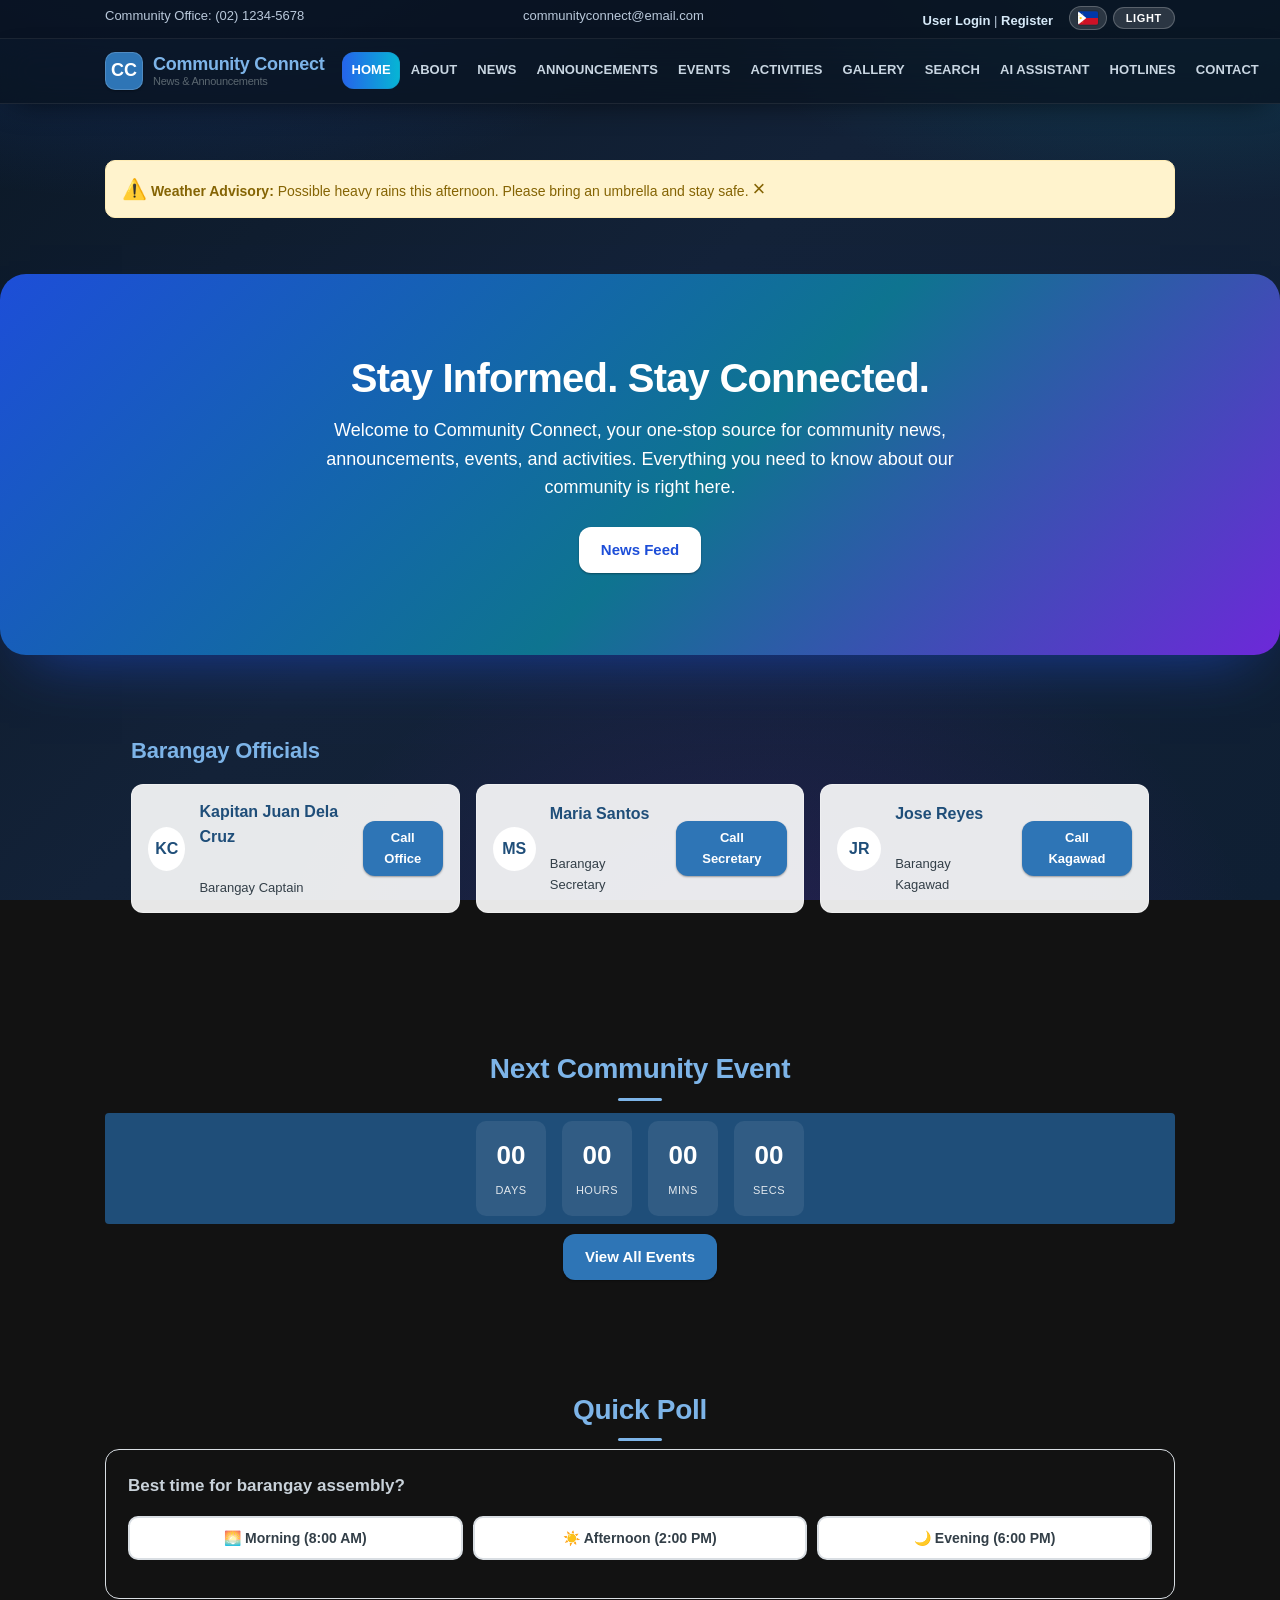
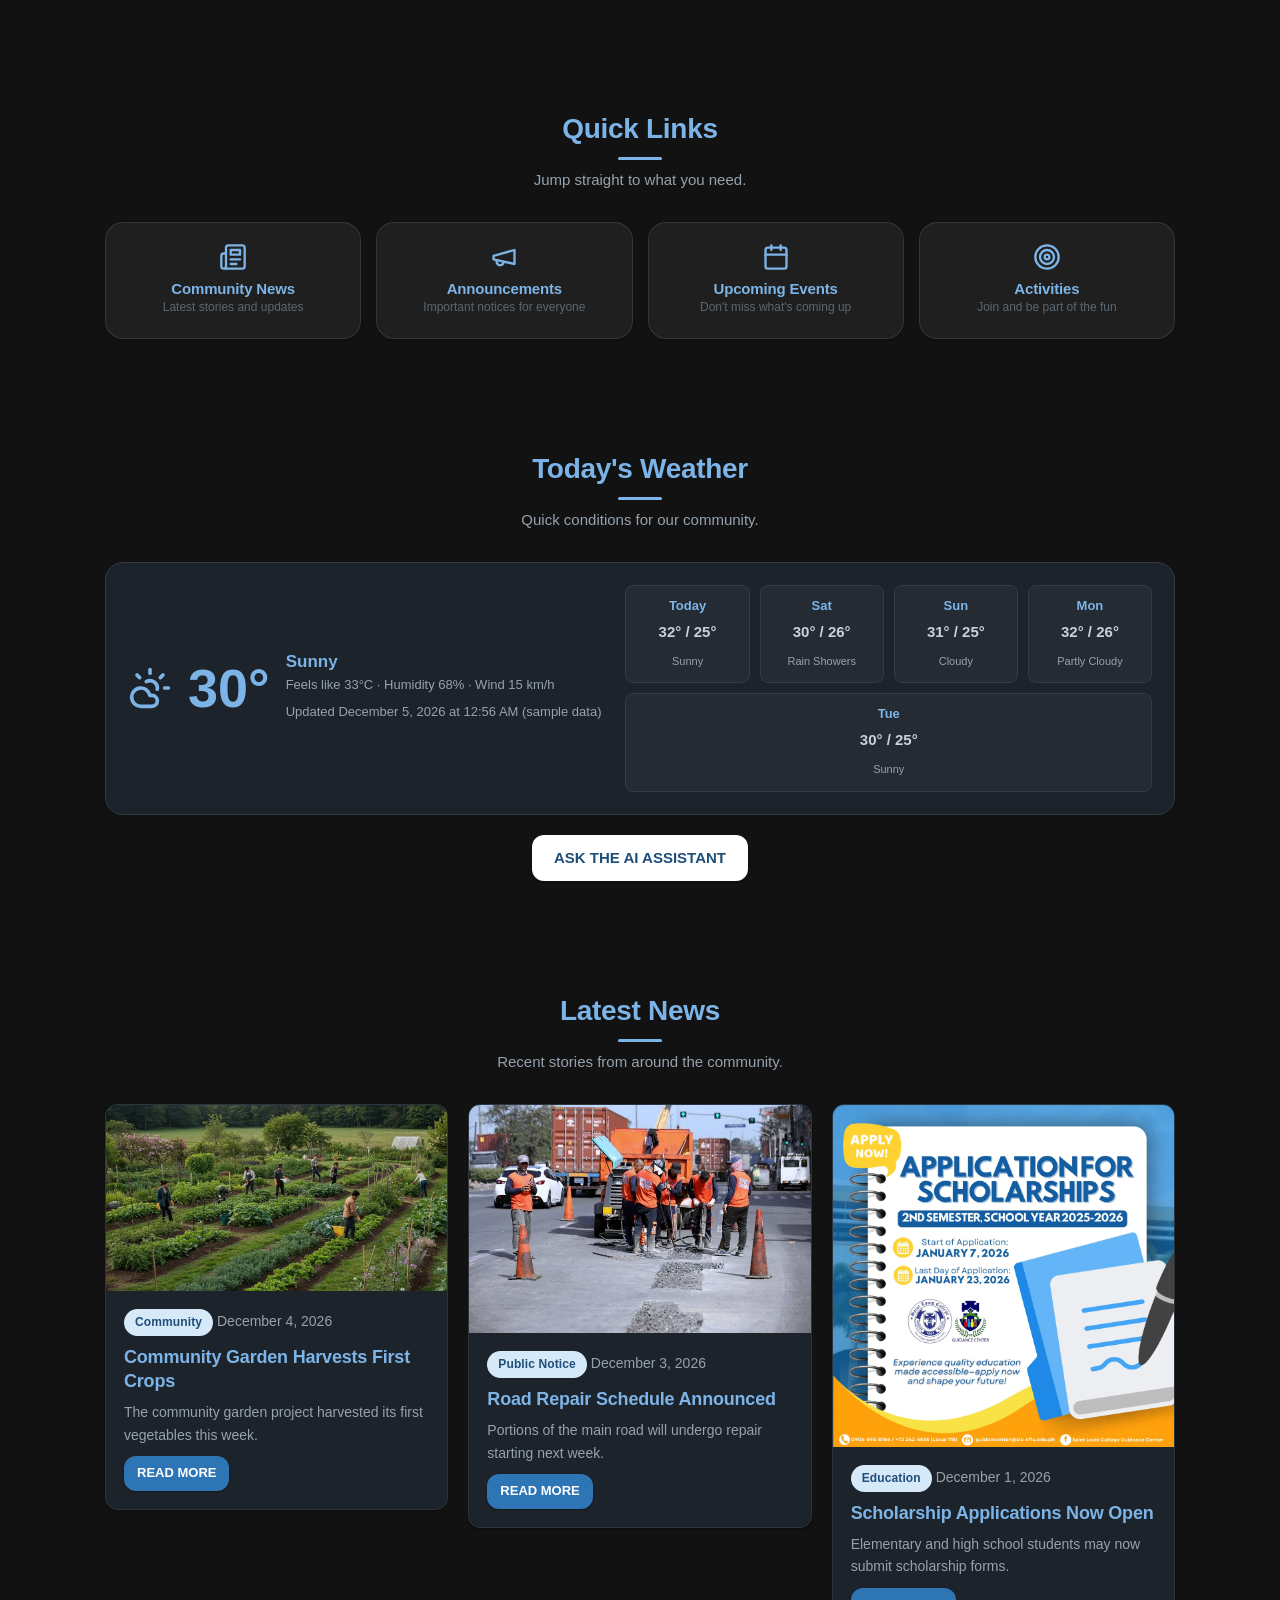
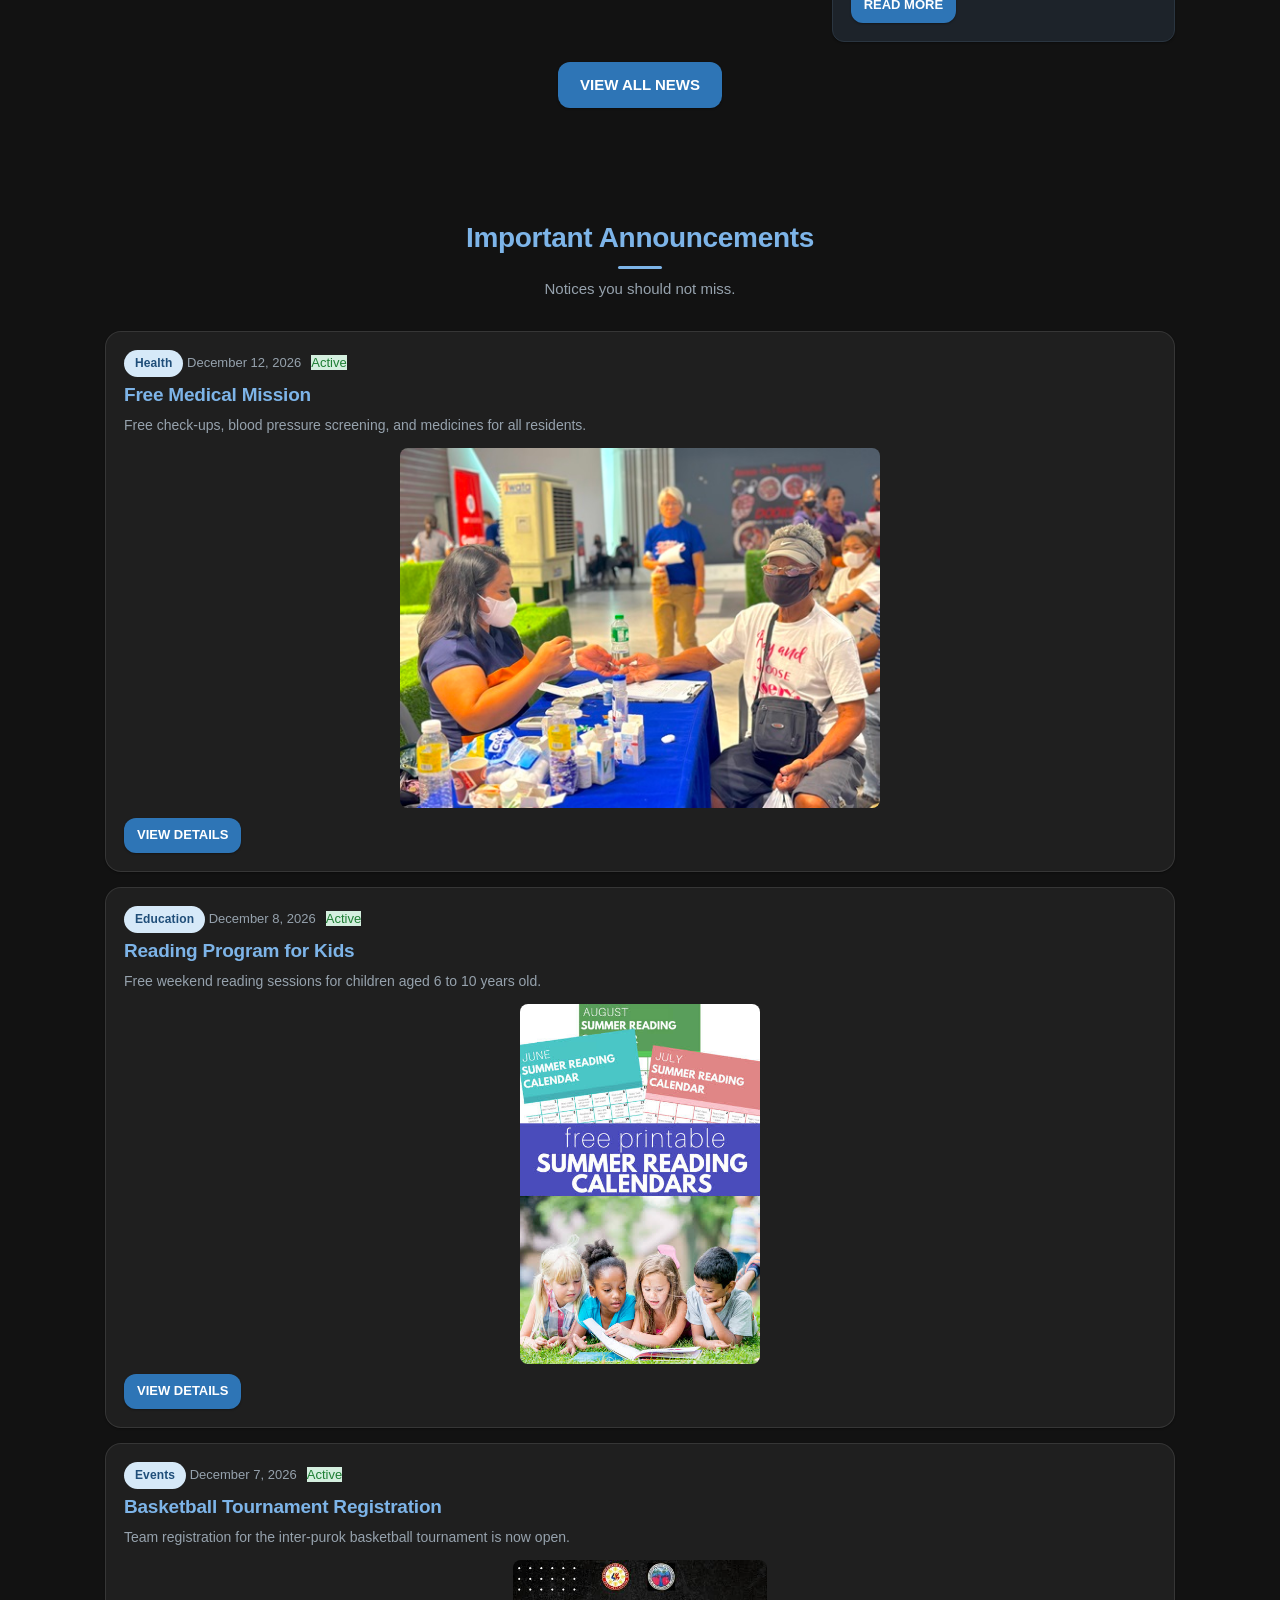
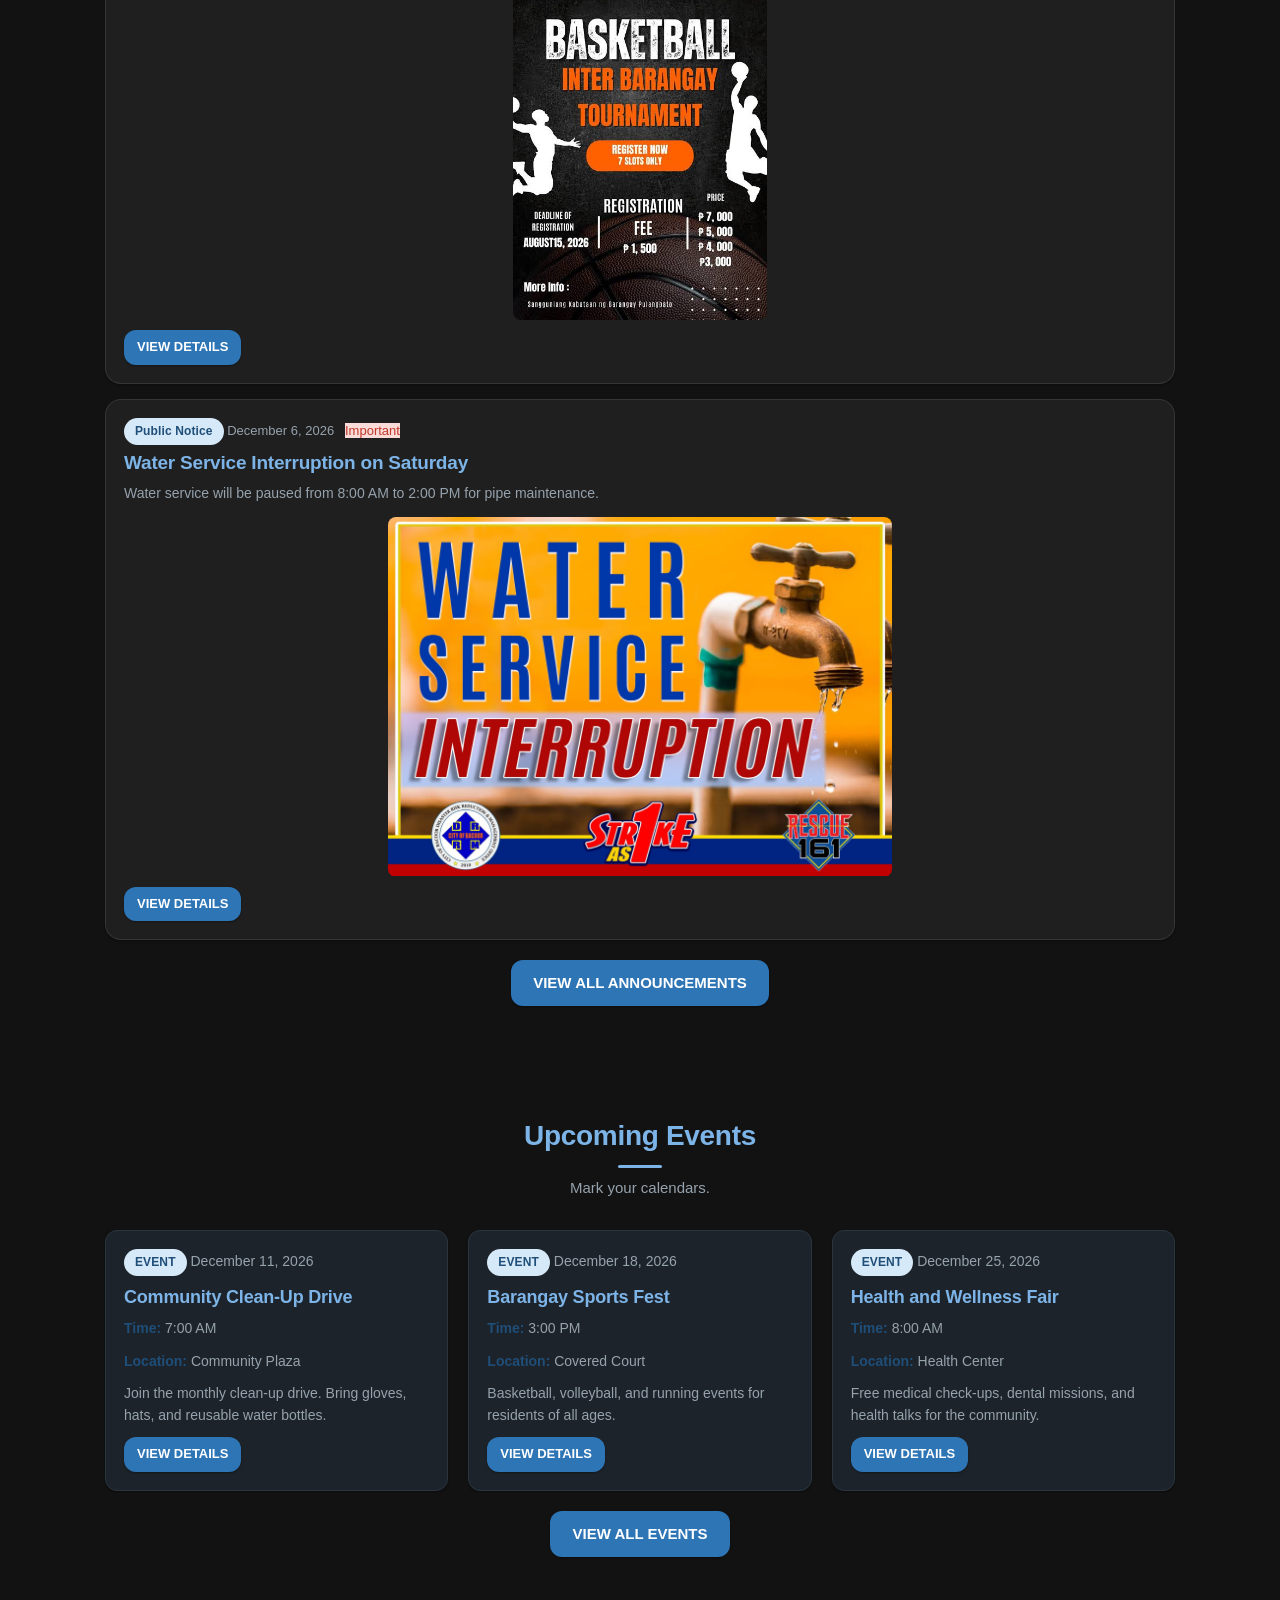
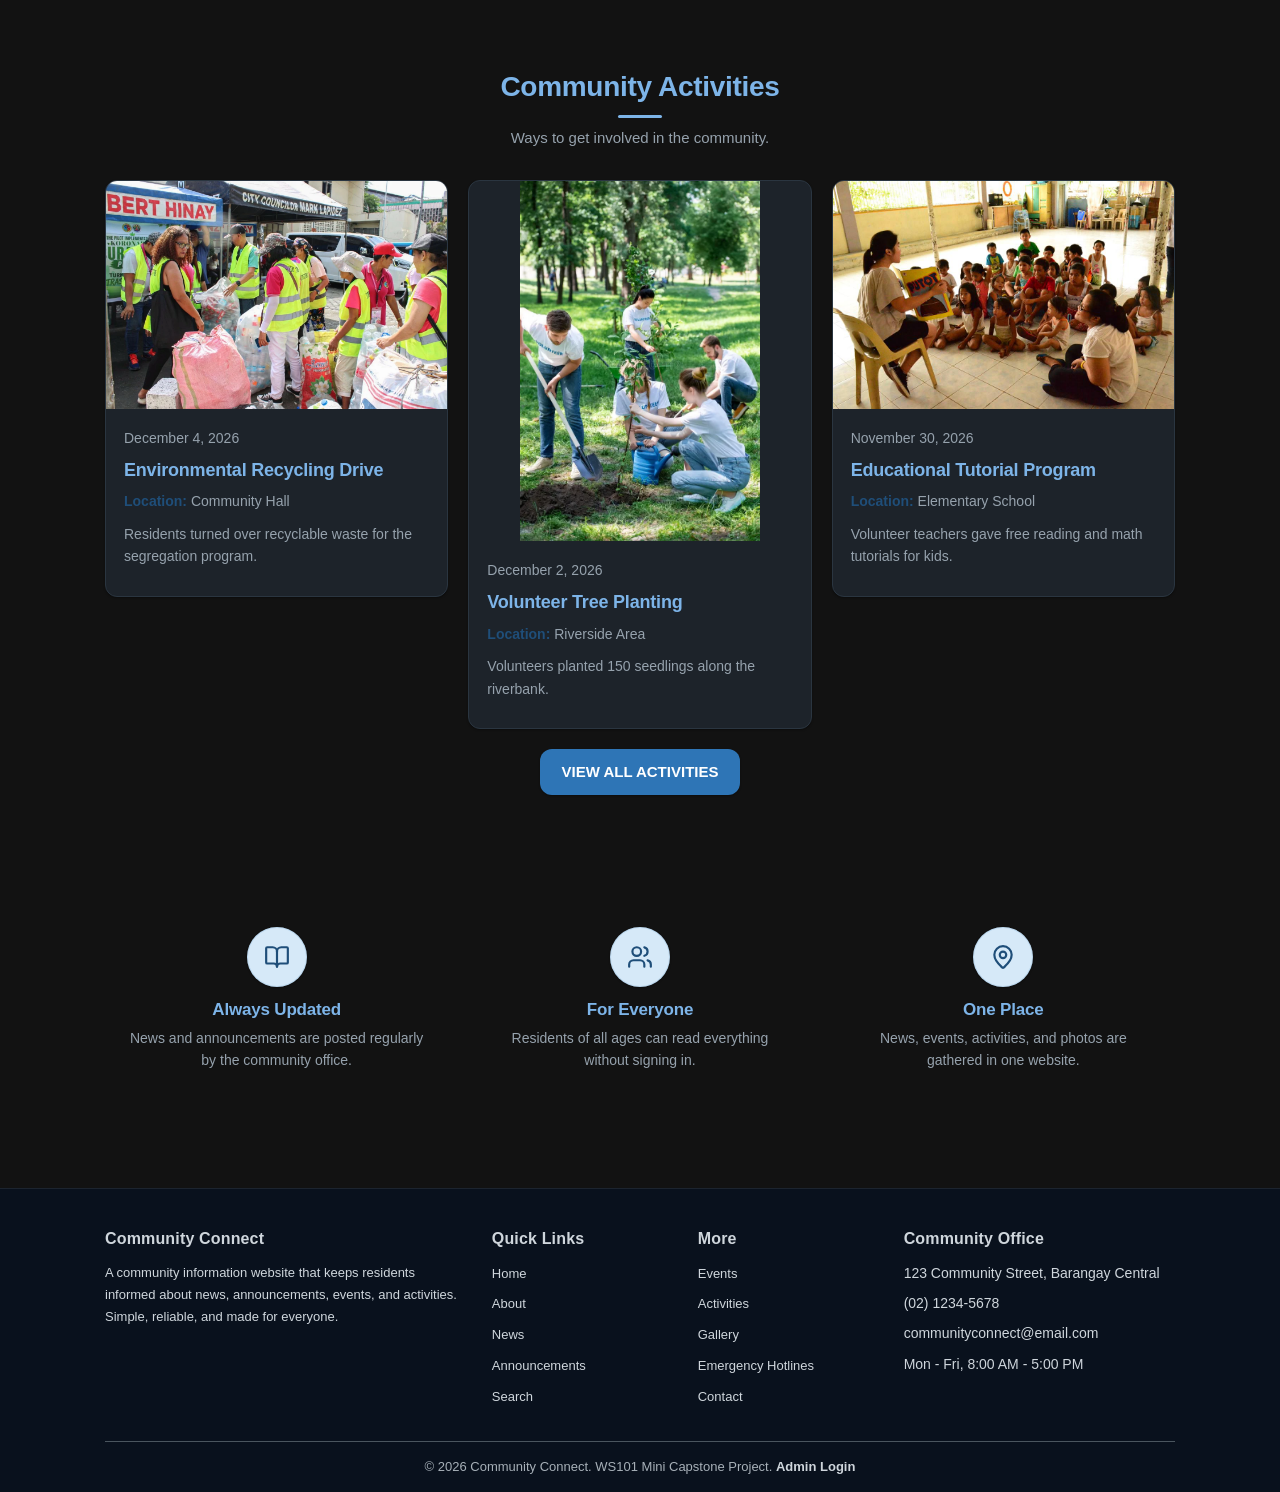
<file: index.html>
<!DOCTYPE html>
<html lang="en">
<head>
  <meta charset="UTF-8">
  <meta name="viewport" content="width=device-width, initial-scale=1.0">
  <title>Community Connect | Home</title>
  <meta name="description" content="Community Connect keeps residents informed with the latest barangay news, announcements, events, activities, and photo galleries in one place.">
  <meta name="theme-color" content="#1f4e79">
  <link rel="canonical" href="https://communityconnect.example/index.html">
  <meta property="og:type" content="website">
  <meta property="og:site_name" content="Community Connect">
  <meta property="og:title" content="Community Connect | Home">
  <meta property="og:description" content="Community Connect keeps residents informed with the latest barangay news, announcements, events, activities, and photo galleries in one place.">
  <meta property="og:url" content="https://communityconnect.example/index.html">
  <meta property="og:image" content="https://communityconnect.example/icons/icon-512.png">
  <meta name="twitter:card" content="summary">
  <meta name="twitter:title" content="Community Connect | Home">
  <meta name="twitter:description" content="Community Connect keeps residents informed with the latest barangay news, announcements, events, activities, and photo galleries in one place.">
  <meta name="twitter:image" content="https://communityconnect.example/icons/icon-512.png">
  <link rel="stylesheet" href="css/style.css">
  <meta name="theme-color" content="#1f4e79">
  <link rel="manifest" href="manifest.json">
  <script>try{document.documentElement.setAttribute("data-theme",localStorage.getItem("communityTheme")==="light"?"light":"dark")}catch(e){}</script>
  <script type="application/ld+json">
  {
    "@context": "https://schema.org",
    "@type": "WebSite",
    "name": "Community Connect",
    "url": "https://communityconnect.example/",
    "potentialAction": {
      "@type": "SearchAction",
      "target": "https://communityconnect.example/news.html#q={search_term_string}",
      "query-input": "required name=search_term_string"
    }
  }
  </script>
  <script type="application/ld+json">
  {
    "@context": "https://schema.org",
    "@type": "Organization",
    "name": "Community Connect",
    "url": "https://communityconnect.example/",
    "logo": "https://communityconnect.example/icons/icon-192.png",
    "description": "Barangay community news and announcements portal."
  }
  </script>
</head>
<body class="app-body">
  <a class="skip-link" href="#mainContent">Skip to main content</a>

  <!-- Top contact bar -->
  <div class="topbar">
    <div class="container">
      <span>Community Office: (02) 1234-5678</span>
      <span>communityconnect@email.com</span>
      <span id="userAuthArea">
        <a href="user-login.html">User Login</a> | <a href="register.html">Register</a>
      </span>
    </div>
  </div>

  <!-- Header / Navigation -->
  <header class="site-header">
    <div class="container">
      <a href="index.html" class="logo">
        <div class="logo-mark">CC</div>
        <div class="logo-text">Community Connect<span>News &amp; Announcements</span></div>
      </a>
      <button class="nav-toggle" id="navToggle" aria-label="Open menu" aria-controls="mainNav">&#9776;</button>
      <nav class="main-nav" id="mainNav">
        <ul>
          <li><a href="index.html" class="active" aria-current="page">HOME</a></li>
          <li><a href="about.html">ABOUT</a></li>
          <li><a href="news.html">NEWS</a></li>
          <li><a href="announcements.html">ANNOUNCEMENTS</a></li>
          <li><a href="events.html">EVENTS</a></li>
          <li><a href="activities.html">ACTIVITIES</a></li>
          <li><a href="gallery.html">GALLERY</a></li>
          <li><a href="search.html">SEARCH</a></li>
          <li><a href="news-ai.html">AI ASSISTANT</a></li>
          <li><a href="contact.html">CONTACT</a></li>
        </ul>
      </nav>
    </div>
  </header>

  <!-- Weather Alert Banner (dismissible) -->
  <section class="section section-white">
    <div class="container">
      <div class="alert-banner" id="weatherAlertBanner" style="display:none;">
        <span class="alert-icon">⚠️</span>
        <span class="alert-text"><strong>Weather Advisory:</strong> Possible heavy rains this afternoon. Please bring an umbrella and stay safe.</span>
        <button class="alert-close" id="weatherAlertClose" type="button" aria-label="Close alert">×</button>
      </div>
    </div>
  </section>

  <!-- Hero -->
  <section class="hero" id="mainContent" tabindex="-1">
    <div class="container">
      <h1>Stay Informed. Stay Connected.</h1>
      <p>Welcome to Community Connect, your one-stop source for community news,
         announcements, events, and activities. Everything you need to know about
         our community is right here.</p>
      <div class="hero-buttons">
        <a href="news.html" class="btn btn-light">News Feed</a>
      </div>
    </div>
  </section>

  <!-- Barangay Officials Contact Card -->
  <section class="section section-blue">
    <div class="container">
      <div class="contact-card">
        <h3 class="card-title">Barangay Officials</h3>
        <div class="officials-grid">
          <div class="official-item">
            <div class="official-avatar">KC</div>
            <div class="official-info">
              <strong>Kapitan Juan Dela Cruz</strong><br>
              <span>Barangay Captain</span>
            </div>
            <a href="tel:0212345678" class="btn btn-small">Call Office</a>
          </div>
          <div class="official-item">
            <div class="official-avatar">MS</div>
            <div class="official-info">
              <strong>Maria Santos</strong><br>
              <span>Barangay Secretary</span>
            </div>
            <a href="tel:09123456789" class="btn btn-small">Call Secretary</a>
          </div>
          <div class="official-item">
            <div class="official-avatar">JR</div>
            <div class="official-info">
              <strong>Jose Reyes</strong><br>
              <span>Barangay Kagawad</span>
            </div>
            <a href="tel:09987654321" class="btn btn-small">Call Kagawad</a>
          </div>
        </div>
      </div>
    </div>
  </section>

  <!-- Upcoming Events Countdown -->
  <section class="section section-white">
    <div class="container">
      <h2 class="section-title">Next Community Event</h2>
      <div class="countdown-box" id="eventCountdown">
        <div class="countdown-item"><span class="countdown-num" id="cdDays">00</span><span class="countdown-label">Days</span></div>
        <div class="countdown-item"><span class="countdown-num" id="cdHours">00</span><span class="countdown-label">Hours</span></div>
        <div class="countdown-item"><span class="countdown-num" id="cdMins">00</span><span class="countdown-label">Mins</span></div>
        <div class="countdown-item"><span class="countdown-num" id="cdSecs">00</span><span class="countdown-label">Secs</span></div>
      </div>
      <p class="text-center mt-10"><a href="events.html" class="btn">View All Events</a></p>
    </div>
  </section>

  <!-- Quick Poll -->
  <section class="section section-blue">
    <div class="container">
      <h2 class="section-title">Quick Poll</h2>
      <div class="poll-card">
        <p class="poll-question">Best time for barangay assembly?</p>
        <div class="poll-options">
          <button class="poll-btn" onclick="votePoll('morning')">🌅 Morning (8:00 AM)</button>
          <button class="poll-btn" onclick="votePoll('afternoon')">☀️ Afternoon (2:00 PM)</button>
          <button class="poll-btn" onclick="votePoll('evening')">🌙 Evening (6:00 PM)</button>
        </div>
        <div class="poll-result" id="pollResult"></div>
      </div>
    </div>
  </section>

  <!-- Quick Links -->
  <section class="section section-white">
    <div class="container">
      <h2 class="section-title">Quick Links</h2>
      <p class="section-subtitle">Jump straight to what you need.</p>
      <div class="quick-links">
        <a href="news.html" class="quick-link">
          <span class="ql-icon"><svg viewBox="0 0 24 24" width="28" height="28" fill="none" stroke="currentColor" stroke-width="2" stroke-linecap="round" stroke-linejoin="round" aria-hidden="true" focusable="false"><path d="M4 22h16a2 2 0 0 0 2-2V4a2 2 0 0 0-2-2H8a2 2 0 0 0-2 2v16a2 2 0 0 1-2 2Zm0 0a2 2 0 0 1-2-2v-9c0-1.1.9-2 2-2h2"/><path d="M18 14h-8"/><path d="M15 18h-5"/><path d="M10 6h8v4h-8V6Z"/></svg></span>
          <h4>Community News</h4>
          <p>Latest stories and updates</p>
        </a>
        <a href="announcements.html" class="quick-link">
          <span class="ql-icon"><svg viewBox="0 0 24 24" width="28" height="28" fill="none" stroke="currentColor" stroke-width="2" stroke-linecap="round" stroke-linejoin="round" aria-hidden="true" focusable="false"><path d="m3 11 18-5v12L3 14v-3z"/><path d="M11.6 16.8a3 3 0 1 1-5.8-1.6"/></svg></span>
          <h4>Announcements</h4>
          <p>Important notices for everyone</p>
        </a>
        <a href="events.html" class="quick-link">
          <span class="ql-icon"><svg viewBox="0 0 24 24" width="28" height="28" fill="none" stroke="currentColor" stroke-width="2" stroke-linecap="round" stroke-linejoin="round" aria-hidden="true" focusable="false"><rect width="18" height="18" x="3" y="4" rx="2"/><path d="M16 2v4"/><path d="M8 2v4"/><path d="M3 10h18"/></svg></span>
          <h4>Upcoming Events</h4>
          <p>Don't miss what's coming up</p>
        </a>
        <a href="activities.html" class="quick-link">
          <span class="ql-icon"><svg viewBox="0 0 24 24" width="28" height="28" fill="none" stroke="currentColor" stroke-width="2" stroke-linecap="round" stroke-linejoin="round" aria-hidden="true" focusable="false"><circle cx="12" cy="12" r="10"/><circle cx="12" cy="12" r="6"/><circle cx="12" cy="12" r="2"/></svg></span>
          <h4>Activities</h4>
          <p>Join and be part of the fun</p>
        </a>
      </div>
    </div>
  </section>

  <!-- Today's Weather -->
  <section class="section section-blue">
    <div class="container">
      <h2 class="section-title">Today's Weather</h2>
      <p class="section-subtitle">Quick conditions for our community.</p>
      <div class="weather-card" id="weatherCard">
        <!-- Filled by JavaScript -->
      </div>
      <p class="text-center mt-20"><a href="news-ai.html" class="btn btn-light">ASK THE AI ASSISTANT</a></p>
    </div>
  </section>

  <!-- Latest News -->
  <section class="section section-blue">
    <div class="container">
      <h2 class="section-title">Latest News</h2>
      <p class="section-subtitle">Recent stories from around the community.</p>
      <div class="grid grid-3" id="homeLatestNews">
        <!-- News cards are loaded by JavaScript -->
      </div>
      <p class="text-center mt-20"><a href="news.html" class="btn">VIEW ALL NEWS</a></p>
    </div>
  </section>

  <!-- Important Announcements -->
  <section class="section section-white">
    <div class="container">
      <h2 class="section-title">Important Announcements</h2>
      <p class="section-subtitle">Notices you should not miss.</p>
      <div id="homeAnnouncements">
        <!-- Announcements are loaded by JavaScript -->
      </div>
      <p class="text-center mt-20"><a href="announcements.html" class="btn">VIEW ALL ANNOUNCEMENTS</a></p>
    </div>
  </section>

  <!-- Upcoming Events -->
  <section class="section section-blue">
    <div class="container">
      <h2 class="section-title">Upcoming Events</h2>
      <p class="section-subtitle">Mark your calendars.</p>
      <div class="grid grid-3" id="homeEvents">
        <!-- Events are loaded by JavaScript -->
      </div>
      <p class="text-center mt-20"><a href="events.html" class="btn">VIEW ALL EVENTS</a></p>
    </div>
  </section>

  <!-- Community Activities -->
  <section class="section section-white">
    <div class="container">
      <h2 class="section-title">Community Activities</h2>
      <p class="section-subtitle">Ways to get involved in the community.</p>
      <div class="grid grid-3" id="homeActivities">
        <!-- Activities are loaded by JavaScript -->
      </div>
      <p class="text-center mt-20"><a href="activities.html" class="btn">VIEW ALL ACTIVITIES</a></p>
    </div>
  </section>

  <!-- About teaser -->
  <section class="section section-blue">
    <div class="container">
      <div class="features">
        <div class="feature">
          <div class="feature-icon"><svg viewBox="0 0 24 24" width="26" height="26" fill="none" stroke="currentColor" stroke-width="2" stroke-linecap="round" stroke-linejoin="round" aria-hidden="true" focusable="false"><path d="M12 7v14"/><path d="M3 18a1 1 0 0 1-1-1V4a1 1 0 0 1 1-1h5a4 4 0 0 1 4 4 4 4 0 0 1 4-4h5a1 1 0 0 1 1 1v13a1 1 0 0 1-1 1h-6a3 3 0 0 0-3 3 3 3 0 0 0-3-3z"/></svg></div>
          <h3>Always Updated</h3>
          <p>News and announcements are posted regularly by the community office.</p>
        </div>
        <div class="feature">
          <div class="feature-icon"><svg viewBox="0 0 24 24" width="26" height="26" fill="none" stroke="currentColor" stroke-width="2" stroke-linecap="round" stroke-linejoin="round" aria-hidden="true" focusable="false"><path d="M16 21v-2a4 4 0 0 0-4-4H6a4 4 0 0 0-4 4v2"/><circle cx="9" cy="7" r="4"/><path d="M22 21v-2a4 4 0 0 0-3-3.87"/><path d="M16 3.13a4 4 0 0 1 0 7.75"/></svg></div>
          <h3>For Everyone</h3>
          <p>Residents of all ages can read everything without signing in.</p>
        </div>
        <div class="feature">
          <div class="feature-icon"><svg viewBox="0 0 24 24" width="26" height="26" fill="none" stroke="currentColor" stroke-width="2" stroke-linecap="round" stroke-linejoin="round" aria-hidden="true" focusable="false"><path d="M20 10c0 4.993-5.539 10.193-7.399 11.799a1 1 0 0 1-1.202 0C9.539 20.193 4 14.993 4 10a8 8 0 0 1 16 0"/><circle cx="12" cy="10" r="3"/></svg></div>
          <h3>One Place</h3>
          <p>News, events, activities, and photos are gathered in one website.</p>
        </div>
      </div>
    </div>
  </section>

  <!-- Footer -->
  <footer class="site-footer">
    <div class="container">
      <div class="footer-grid">
        <div>
          <h4>Community Connect</h4>
          <p>A community information website that keeps residents informed
             about news, announcements, events, and activities. Simple,
             reliable, and made for everyone.</p>
        </div>
        <div>
          <h4>Quick Links</h4>
          <ul>
            <li><a href="index.html">Home</a></li>
            <li><a href="about.html">About</a></li>
            <li><a href="news.html">News</a></li>
            <li><a href="announcements.html">Announcements</a></li>
            <li><a href="search.html">Search</a></li>
          </ul>
        </div>
        <div>
          <h4>More</h4>
          <ul>
            <li><a href="events.html">Events</a></li>
            <li><a href="activities.html">Activities</a></li>
            <li><a href="gallery.html">Gallery</a></li>
            <li><a href="contact.html">Contact</a></li>
          </ul>
        </div>
        <div>
          <h4>Community Office</h4>
          <ul>
            <li>123 Community Street, Barangay Central</li>
            <li>(02) 1234-5678</li>
            <li>communityconnect@email.com</li>
            <li>Mon - Fri, 8:00 AM - 5:00 PM</li>
          </ul>
        </div>
      </div>
      <div class="footer-bottom">
        &copy; 2026 Community Connect. WS101 Mini Capstone Project.
        <a href="admin-login.html">Admin Login</a>
      </div>
    </div>
  </footer>

  <script src="js/script.js"></script>
</body>
</html>
</file>
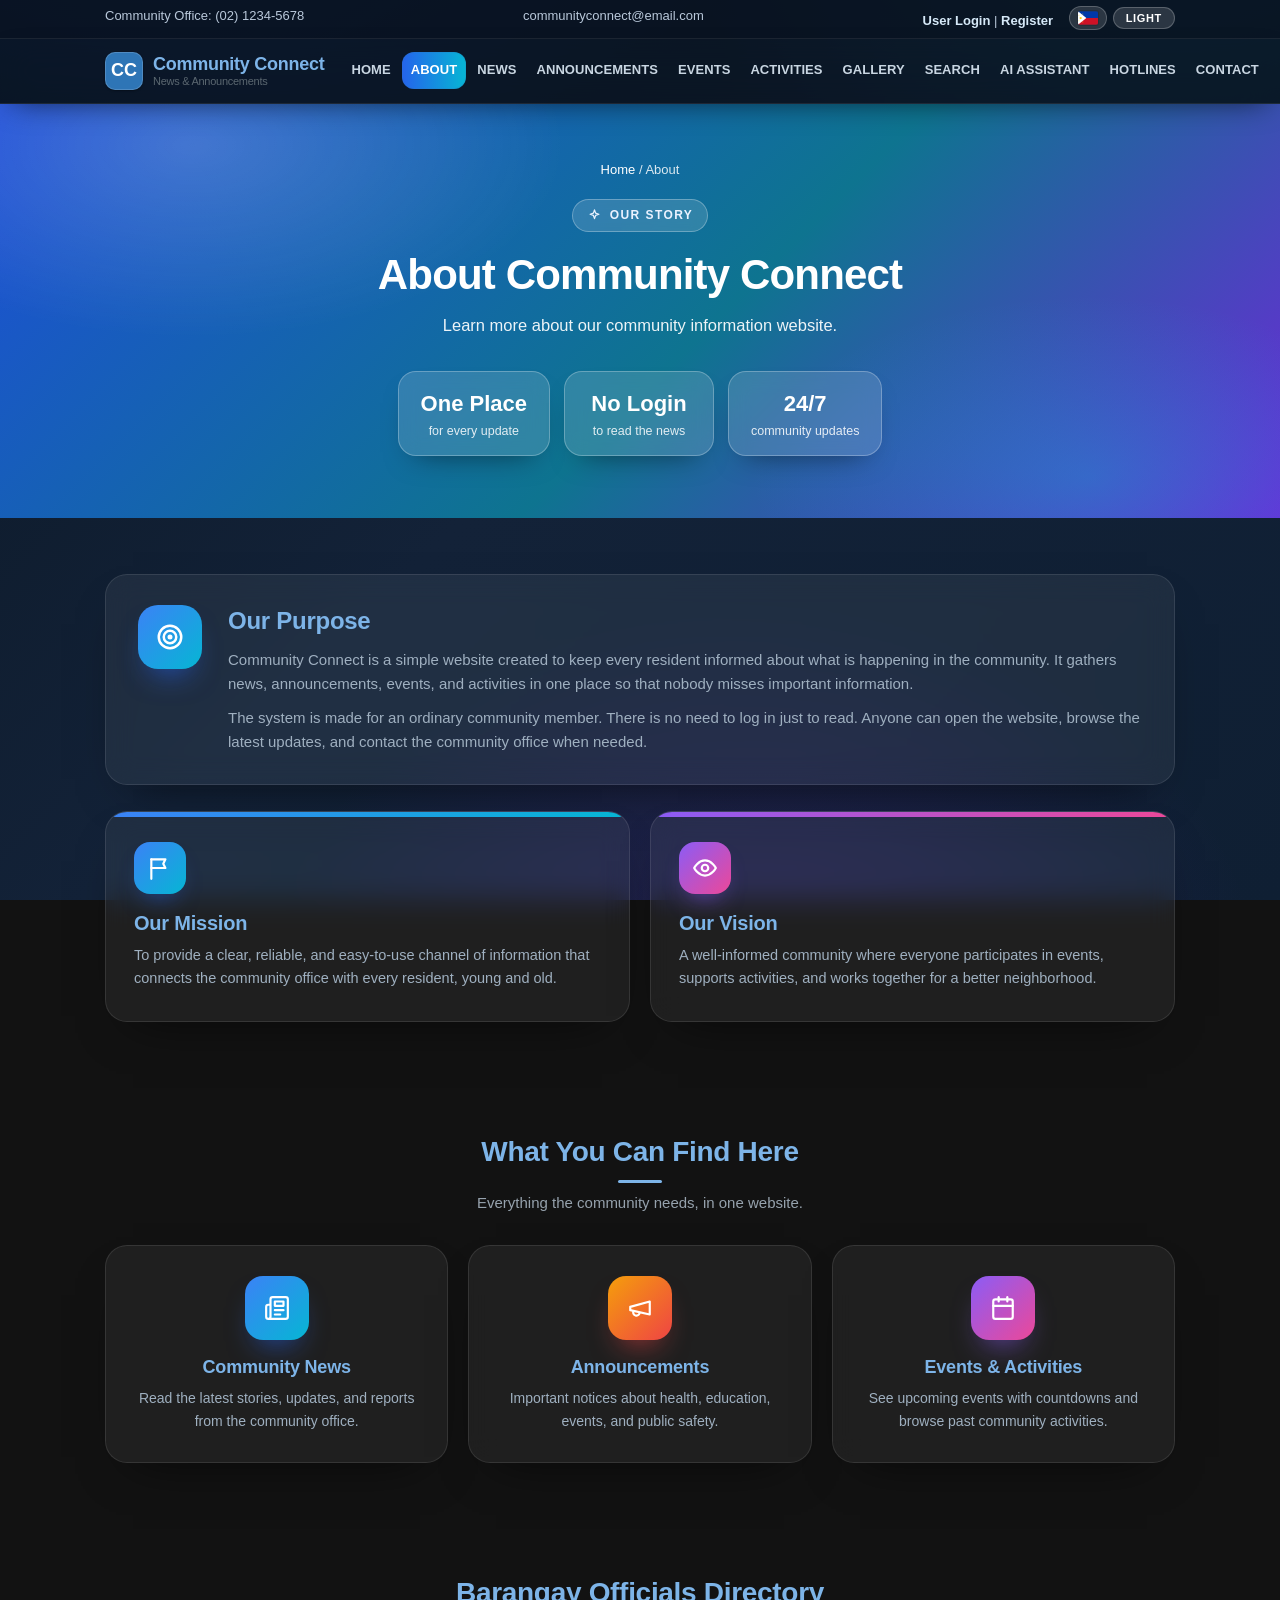
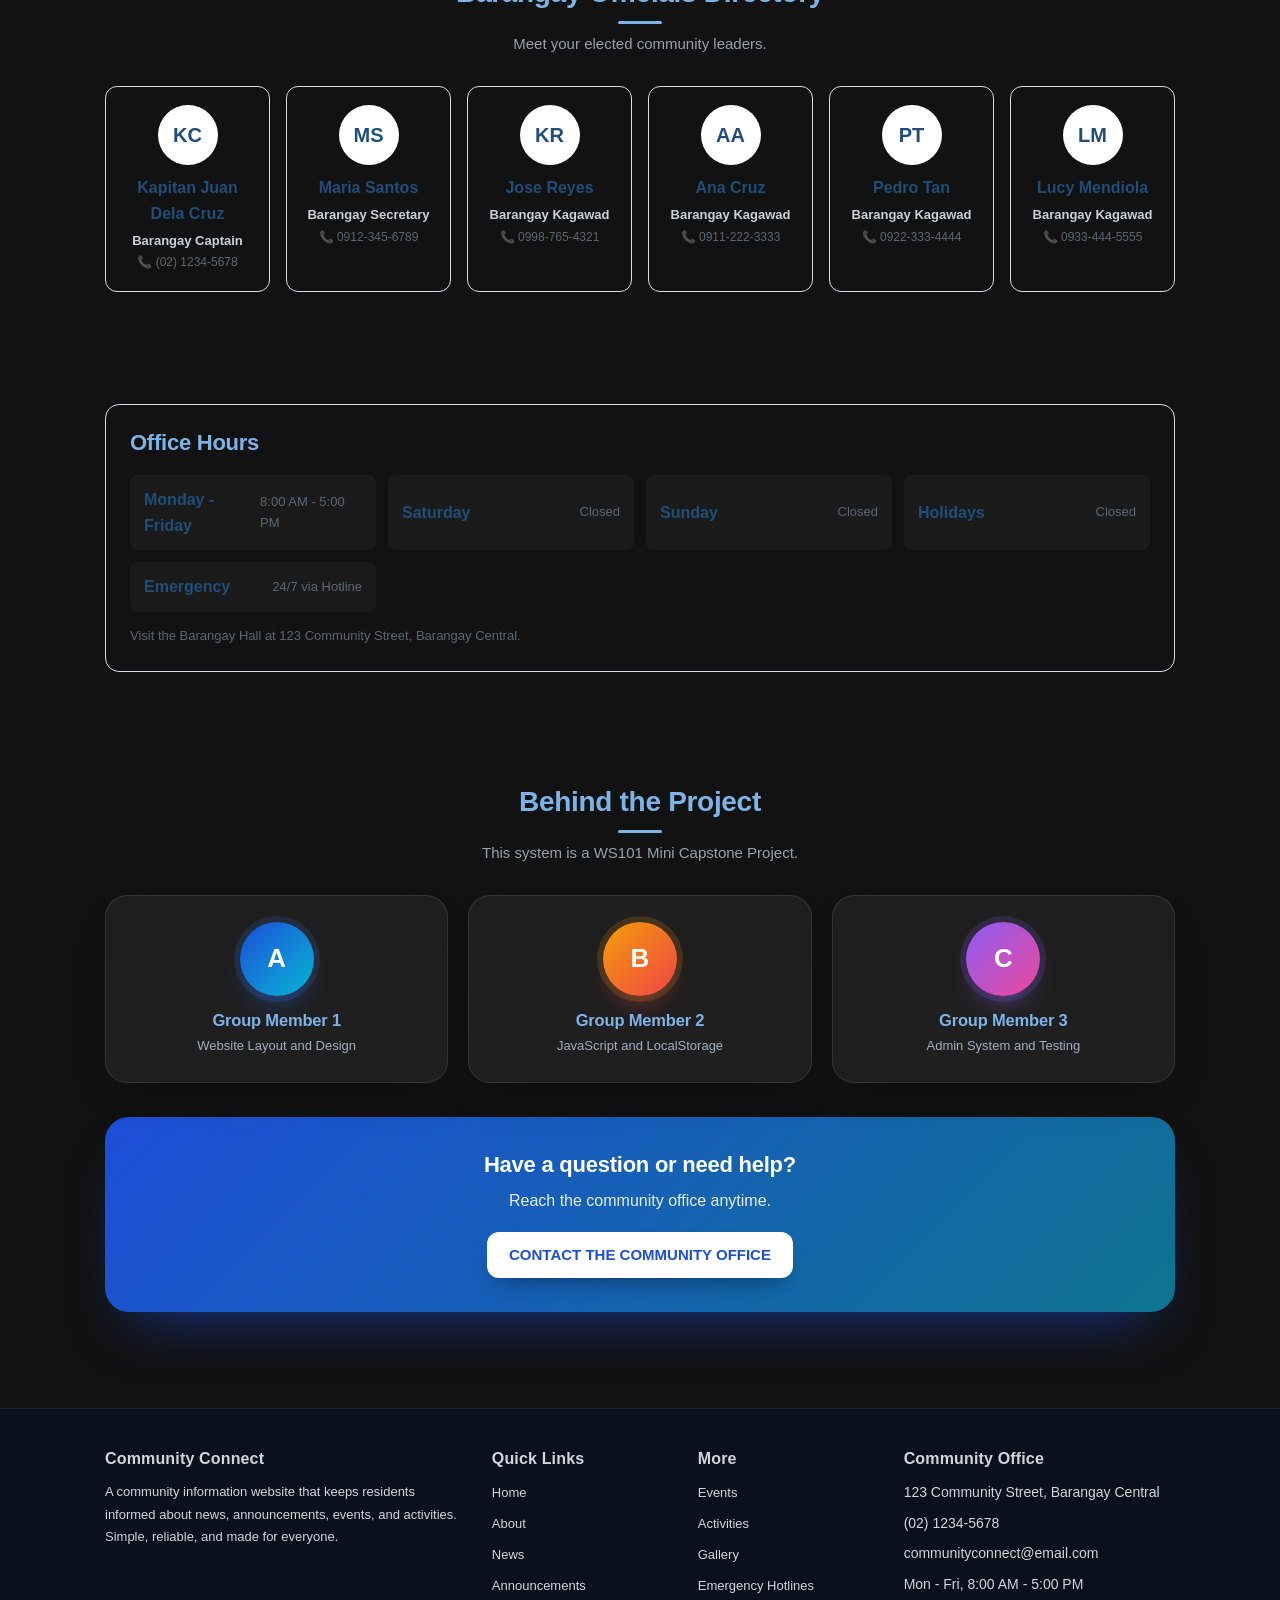
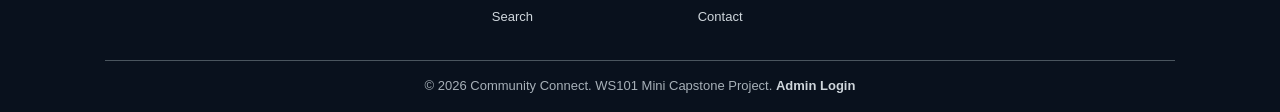
<file: about.html>
<!DOCTYPE html>
<html lang="en">
<head>
  <meta charset="UTF-8">
  <meta name="viewport" content="width=device-width, initial-scale=1.0">
  <title>Community Connect | About</title>
  <meta name="description" content="Learn about Community Connect, the WS101 capstone web portal that helps residents stay informed and connected.">
  <meta name="theme-color" content="#1f4e79">
  <link rel="canonical" href="https://communityconnect.example/about.html">
  <meta property="og:type" content="website">
  <meta property="og:site_name" content="Community Connect">
  <meta property="og:title" content="Community Connect | About">
  <meta property="og:description" content="Learn about Community Connect, the WS101 capstone web portal that helps residents stay informed and connected.">
  <meta property="og:url" content="https://communityconnect.example/about.html">
  <meta property="og:image" content="https://communityconnect.example/icons/icon-512.png">
  <meta name="twitter:card" content="summary">
  <meta name="twitter:title" content="Community Connect | About">
  <meta name="twitter:description" content="Learn about Community Connect, the WS101 capstone web portal that helps residents stay informed and connected.">
  <meta name="twitter:image" content="https://communityconnect.example/icons/icon-512.png">
  <link rel="stylesheet" href="css/style.css">
  <meta name="theme-color" content="#1f4e79">
  <link rel="manifest" href="manifest.json">
  <script>try{document.documentElement.setAttribute("data-theme",localStorage.getItem("communityTheme")==="light"?"light":"dark")}catch(e){}</script>
  <script type="application/ld+json">
  {
    "@context": "https://schema.org",
    "@type": "Organization",
    "name": "Community Connect",
    "url": "https://communityconnect.example/",
    "logo": "https://communityconnect.example/icons/icon-192.png",
    "description": "Barangay community news and announcements portal."
  }
  </script>
</head>
<body class="app-body">
  <a class="skip-link" href="#mainContent">Skip to main content</a>

  <div class="topbar">
    <div class="container">
      <span>Community Office: (02) 1234-5678</span>
      <span>communityconnect@email.com</span>
      <span id="userAuthArea">
        <a href="user-login.html">User Login</a> | <a href="register.html">Register</a>
      </span>
    </div>
  </div>

  <header class="site-header">
    <div class="container">
      <a href="index.html" class="logo">
        <div class="logo-mark">CC</div>
        <div class="logo-text">Community Connect<span>News &amp; Announcements</span></div>
      </a>
      <button class="nav-toggle" id="navToggle" aria-label="Open menu">&#9776;</button>
      <nav class="main-nav" id="mainNav">
        <ul>
          <li><a href="index.html">HOME</a></li>
          <li><a href="about.html" class="active" aria-current="page">ABOUT</a></li>
          <li><a href="news.html">NEWS</a></li>
          <li><a href="announcements.html">ANNOUNCEMENTS</a></li>
          <li><a href="events.html">EVENTS</a></li>
          <li><a href="activities.html">ACTIVITIES</a></li>
          <li><a href="gallery.html">GALLERY</a></li>
          <li><a href="search.html">SEARCH</a></li>
          <li><a href="news-ai.html">AI ASSISTANT</a></li>
          <li><a href="contact.html">CONTACT</a></li>
        </ul>
      </nav>
    </div>
  </header>

  <main id="mainContent" tabindex="-1">

    <!-- ================= HERO ================= -->
    <section class="about-hero">
      <div class="container">
        <p class="breadcrumb"><a href="index.html">Home</a> / <span>About</span></p>
        <span class="about-eyebrow">
          <svg viewBox="0 0 24 24" width="15" height="15" fill="none" stroke="currentColor" stroke-width="2" stroke-linecap="round" stroke-linejoin="round" aria-hidden="true" focusable="false"><path d="M12 3l1.8 5.2L19 10l-5.2 1.8L12 17l-1.8-5.2L5 10l5.2-1.8L12 3z"/></svg>
          Our Story
        </span>
        <h1>About Community Connect</h1>
        <p class="about-hero-sub">Learn more about our community information website.</p>

        <div class="about-hero-stats">
          <div class="about-stat"><strong>One Place</strong><span>for every update</span></div>
          <div class="about-stat"><strong>No Login</strong><span>to read the news</span></div>
          <div class="about-stat"><strong>24/7</strong><span>community updates</span></div>
        </div>
      </div>
    </section>

    <!-- ================= PURPOSE + MISSION / VISION ================= -->
    <section class="section">
      <div class="container">

        <div class="about-purpose">
          <div class="about-purpose-icon" aria-hidden="true">
            <svg viewBox="0 0 24 24" width="30" height="30" fill="none" stroke="currentColor" stroke-width="2" stroke-linecap="round" stroke-linejoin="round" focusable="false"><circle cx="12" cy="12" r="9"/><circle cx="12" cy="12" r="5"/><circle cx="12" cy="12" r="1"/></svg>
          </div>
          <div>
            <h2>Our Purpose</h2>
            <p>Community Connect is a simple website created to keep every resident
               informed about what is happening in the community. It gathers news,
               announcements, events, and activities in one place so that nobody
               misses important information.</p>
            <p>The system is made for an ordinary community member. There is no need
               to log in just to read. Anyone can open the website, browse the latest
               updates, and contact the community office when needed.</p>
          </div>
        </div>

        <div class="grid grid-2">
          <article class="mv-card mv-mission">
            <div class="mv-icon" aria-hidden="true">
              <svg viewBox="0 0 24 24" width="26" height="26" fill="none" stroke="currentColor" stroke-width="2" stroke-linecap="round" stroke-linejoin="round" focusable="false"><path d="M4 22V4"/><path d="M4 4h13l-2 4 2 4H4"/></svg>
            </div>
            <h3>Our Mission</h3>
            <p>To provide a clear, reliable, and easy-to-use channel of information
               that connects the community office with every resident, young and old.</p>
          </article>
          <article class="mv-card mv-vision">
            <div class="mv-icon" aria-hidden="true">
              <svg viewBox="0 0 24 24" width="26" height="26" fill="none" stroke="currentColor" stroke-width="2" stroke-linecap="round" stroke-linejoin="round" focusable="false"><path d="M2 12s3.6-7 10-7 10 7 10 7-3.6 7-10 7-10-7-10-7z"/><circle cx="12" cy="12" r="3"/></svg>
            </div>
            <h3>Our Vision</h3>
            <p>A well-informed community where everyone participates in events,
               supports activities, and works together for a better neighborhood.</p>
          </article>
        </div>

      </div>
    </section>

    <!-- ================= FEATURES ================= -->
    <section class="section">
      <div class="container">
        <h2 class="section-title">What You Can Find Here</h2>
        <p class="section-subtitle">Everything the community needs, in one website.</p>
        <div class="features">
          <article class="about-feature">
            <div class="feature-icon" aria-hidden="true"><svg viewBox="0 0 24 24" width="26" height="26" fill="none" stroke="currentColor" stroke-width="2" stroke-linecap="round" stroke-linejoin="round" focusable="false"><path d="M4 22h16a2 2 0 0 0 2-2V4a2 2 0 0 0-2-2H8a2 2 0 0 0-2 2v16a2 2 0 0 1-2 2Zm0 0a2 2 0 0 1-2-2v-9c0-1.1.9-2 2-2h2"/><path d="M18 14h-8"/><path d="M15 18h-5"/><path d="M10 6h8v4h-8V6Z"/></svg></div>
            <h3>Community News</h3>
            <p>Read the latest stories, updates, and reports from the community office.</p>
          </article>
          <article class="about-feature">
            <div class="feature-icon" aria-hidden="true"><svg viewBox="0 0 24 24" width="26" height="26" fill="none" stroke="currentColor" stroke-width="2" stroke-linecap="round" stroke-linejoin="round" focusable="false"><path d="m3 11 18-5v12L3 14v-3z"/><path d="M11.6 16.8a3 3 0 1 1-5.8-1.6"/></svg></div>
            <h3>Announcements</h3>
            <p>Important notices about health, education, events, and public safety.</p>
          </article>
          <article class="about-feature">
            <div class="feature-icon" aria-hidden="true"><svg viewBox="0 0 24 24" width="26" height="26" fill="none" stroke="currentColor" stroke-width="2" stroke-linecap="round" stroke-linejoin="round" focusable="false"><rect width="18" height="18" x="3" y="4" rx="2"/><path d="M16 2v4"/><path d="M8 2v4"/><path d="M3 10h18"/></svg></div>
            <h3>Events &amp; Activities</h3>
            <p>See upcoming events with countdowns and browse past community activities.</p>
          </article>
        </div>
      </div>
    </section>

    <!-- ================= OFFICIALS DIRECTORY ================= -->
    <section class="section section-blue">
      <div class="container">
        <h2 class="section-title">Barangay Officials Directory</h2>
        <p class="section-subtitle">Meet your elected community leaders.</p>
        <div class="officials-directory">
          <div class="official-card">
            <div class="official-avatar big">KC</div>
            <div class="official-info">
              <strong>Kapitan Juan Dela Cruz</strong>
              <span class="official-title">Barangay Captain</span>
              <span class="official-contact">📞 (02) 1234-5678</span>
            </div>
          </div>
          <div class="official-card">
            <div class="official-avatar big">MS</div>
            <div class="official-info">
              <strong>Maria Santos</strong>
              <span class="official-title">Barangay Secretary</span>
              <span class="official-contact">📞 0912-345-6789</span>
            </div>
          </div>
          <div class="official-card">
            <div class="official-avatar big">KR</div>
            <div class="official-info">
              <strong>Jose Reyes</strong>
              <span class="official-title">Barangay Kagawad</span>
              <span class="official-contact">📞 0998-765-4321</span>
            </div>
          </div>
          <div class="official-card">
            <div class="official-avatar big">AA</div>
            <div class="official-info">
              <strong>Ana Cruz</strong>
              <span class="official-title">Barangay Kagawad</span>
              <span class="official-contact">📞 0911-222-3333</span>
            </div>
          </div>
          <div class="official-card">
            <div class="official-avatar big">PT</div>
            <div class="official-info">
              <strong>Pedro Tan</strong>
              <span class="official-title">Barangay Kagawad</span>
              <span class="official-contact">📞 0922-333-4444</span>
            </div>
          </div>
          <div class="official-card">
            <div class="official-avatar big">LM</div>
            <div class="official-info">
              <strong>Lucy Mendiola</strong>
              <span class="official-title">Barangay Kagawad</span>
              <span class="official-contact">📞 0933-444-5555</span>
            </div>
          </div>
        </div>
      </div>
    </section>

    <!-- ================= OFFICE HOURS ================= -->
    <section class="section section-white">
      <div class="container">
        <div class="office-hours-card">
          <h3 class="card-title">Office Hours</h3>
          <div class="hours-grid">
            <div class="hour-row"><span class="hour-day">Monday - Friday</span><span class="hour-time">8:00 AM - 5:00 PM</span></div>
            <div class="hour-row"><span class="hour-day">Saturday</span><span class="hour-time">Closed</span></div>
            <div class="hour-row"><span class="hour-day">Sunday</span><span class="hour-time">Closed</span></div>
            <div class="hour-row"><span class="hour-day">Holidays</span><span class="hour-time">Closed</span></div>
            <div class="hour-row"><span class="hour-day">Emergency</span><span class="hour-time">24/7 via Hotline</span></div>
          </div>
          <p class="card-note">Visit the Barangay Hall at 123 Community Street, Barangay Central.</p>
        </div>
      </div>
    </section>

    <!-- ================= TEAM + CTA ================= -->
    <section class="section">
      <div class="container">
        <h2 class="section-title">Behind the Project</h2>
        <p class="section-subtitle">This system is a WS101 Mini Capstone Project.</p>
        <div class="grid grid-3">
          <div class="team-card">
            <div class="team-avatar" aria-hidden="true">A</div>
            <h4>Group Member 1</h4>
            <p>Website Layout and Design</p>
          </div>
          <div class="team-card">
            <div class="team-avatar" aria-hidden="true">B</div>
            <h4>Group Member 2</h4>
            <p>JavaScript and LocalStorage</p>
          </div>
          <div class="team-card">
            <div class="team-avatar" aria-hidden="true">C</div>
            <h4>Group Member 3</h4>
            <p>Admin System and Testing</p>
          </div>
        </div>

        <div class="about-cta">
          <h3>Have a question or need help?</h3>
          <p>Reach the community office anytime.</p>
          <a href="contact.html" class="btn">CONTACT THE COMMUNITY OFFICE</a>
        </div>
      </div>
    </section>

  </main>

  <footer class="site-footer">
    <div class="container">
      <div class="footer-grid">
        <div>
          <h4>Community Connect</h4>
          <p>A community information website that keeps residents informed
             about news, announcements, events, and activities. Simple,
             reliable, and made for everyone.</p>
        </div>
        <div>
          <h4>Quick Links</h4>
          <ul>
            <li><a href="index.html">Home</a></li>
            <li><a href="about.html">About</a></li>
            <li><a href="news.html">News</a></li>
            <li><a href="announcements.html">Announcements</a></li>
            <li><a href="search.html">Search</a></li>
          </ul>
        </div>
        <div>
          <h4>More</h4>
          <ul>
            <li><a href="events.html">Events</a></li>
            <li><a href="activities.html">Activities</a></li>
            <li><a href="gallery.html">Gallery</a></li>
            <li><a href="contact.html">Contact</a></li>
          </ul>
        </div>
        <div>
          <h4>Community Office</h4>
          <ul>
            <li>123 Community Street, Barangay Central</li>
            <li>(02) 1234-5678</li>
            <li>communityconnect@email.com</li>
            <li>Mon - Fri, 8:00 AM - 5:00 PM</li>
          </ul>
        </div>
      </div>
      <div class="footer-bottom">
        &copy; 2026 Community Connect. WS101 Mini Capstone Project.
        <a href="admin-login.html">Admin Login</a>
      </div>
    </div>
  </footer>

  <script src="js/script.js"></script>
</body>
</html>
</file>
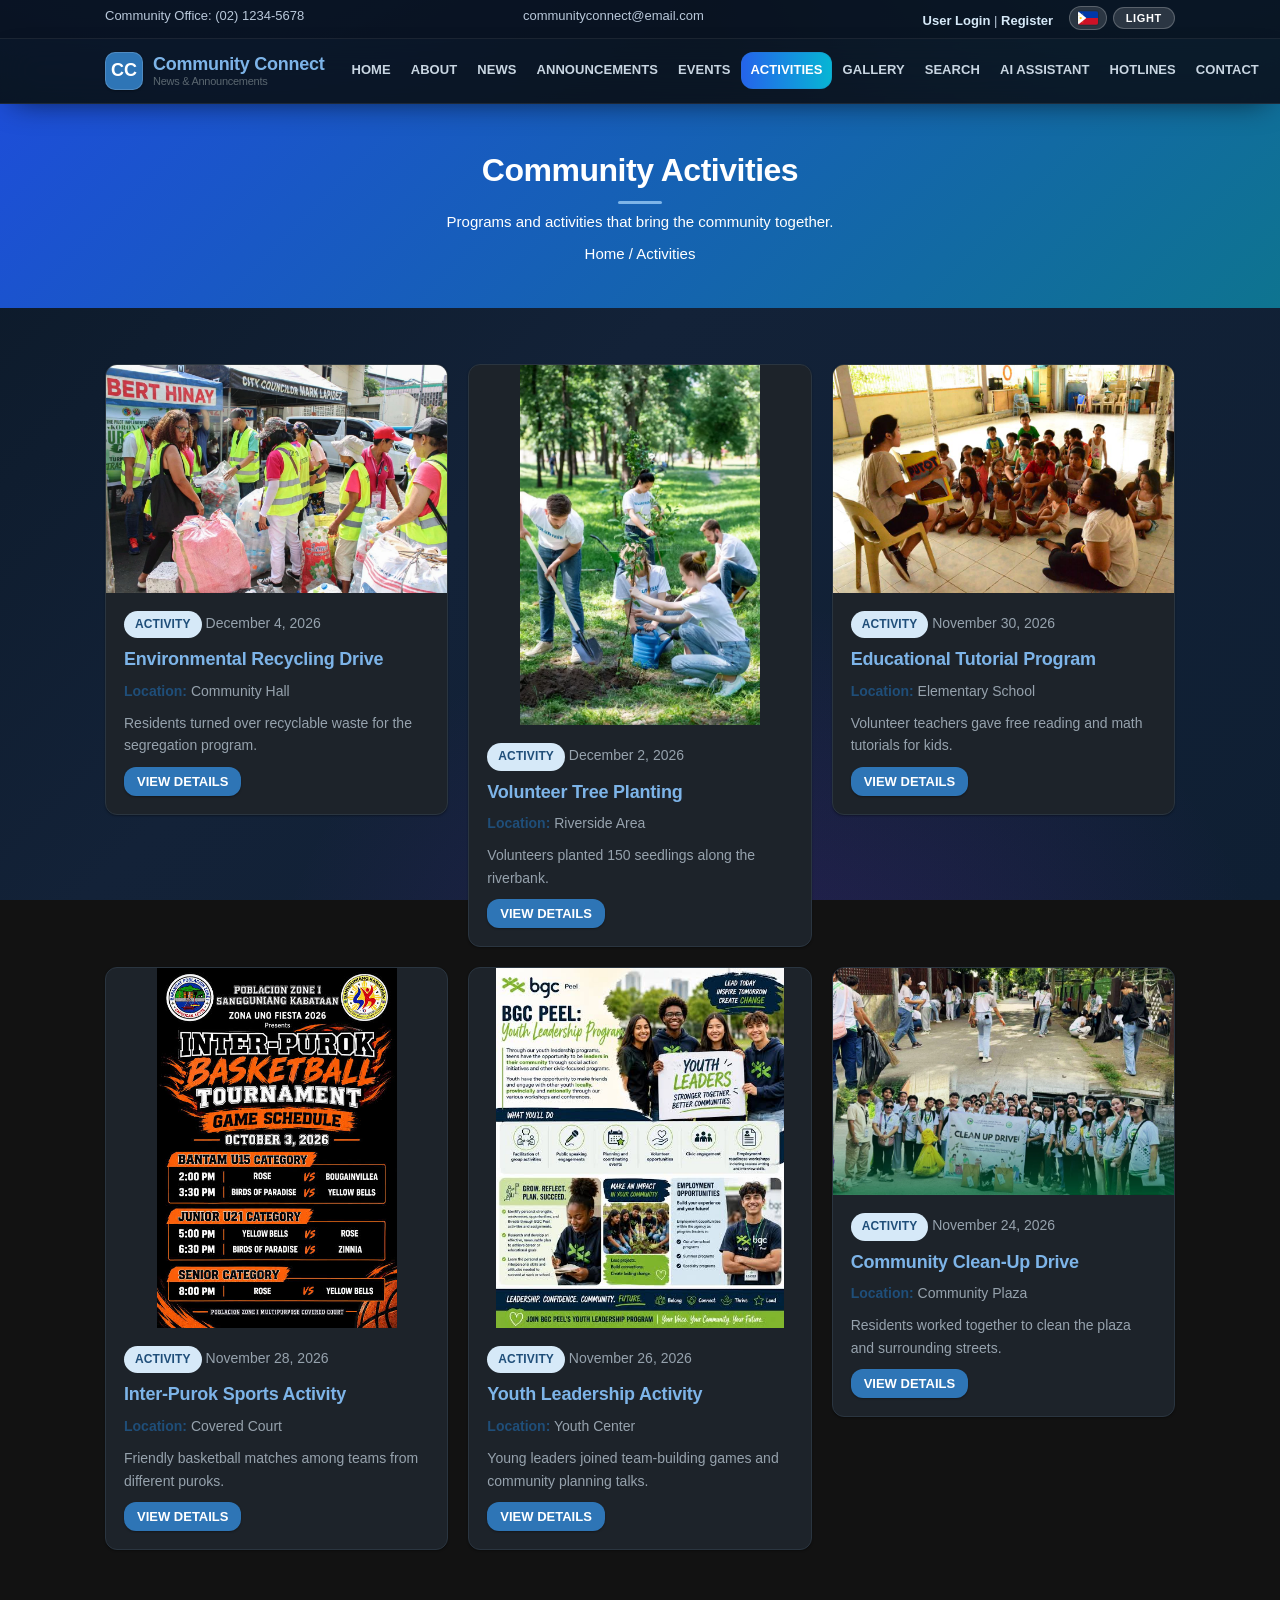
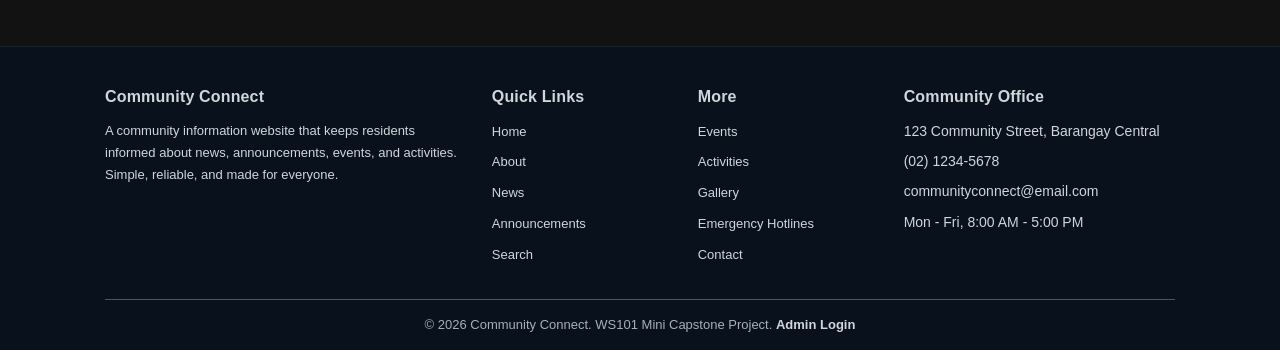
<file: activities.html>
<!DOCTYPE html>
<html lang="en">
<head>
  <meta charset="UTF-8">
  <meta name="viewport" content="width=device-width, initial-scale=1.0">
  <title>Community Connect | Activities</title>
  <meta name="description" content="Discover community activities and programs you can join, from sports sessions to clean-up drives.">
  <meta name="theme-color" content="#1f4e79">
  <link rel="canonical" href="https://communityconnect.example/activities.html">
  <meta property="og:type" content="website">
  <meta property="og:site_name" content="Community Connect">
  <meta property="og:title" content="Community Connect | Activities">
  <meta property="og:description" content="Discover community activities and programs you can join, from sports sessions to clean-up drives.">
  <meta property="og:url" content="https://communityconnect.example/activities.html">
  <meta property="og:image" content="https://communityconnect.example/icons/icon-512.png">
  <meta name="twitter:card" content="summary">
  <meta name="twitter:title" content="Community Connect | Activities">
  <meta name="twitter:description" content="Discover community activities and programs you can join, from sports sessions to clean-up drives.">
  <meta name="twitter:image" content="https://communityconnect.example/icons/icon-512.png">
  <link rel="stylesheet" href="css/style.css">
  <meta name="theme-color" content="#1f4e79">
  <link rel="manifest" href="manifest.json">
  <script>try{document.documentElement.setAttribute("data-theme",localStorage.getItem("communityTheme")==="light"?"light":"dark")}catch(e){}</script>
  <script type="application/ld+json">
  {
    "@context": "https://schema.org",
    "@type": "BreadcrumbList",
    "itemListElement": [
      { "@type": "ListItem", "position": 1, "name": "Home", "item": "https://communityconnect.example/index.html" },
      { "@type": "ListItem", "position": 2, "name": "Activities", "item": "https://communityconnect.example/activities.html" }
    ]
  }
  </script>
</head>
<body class="app-body">
  <a class="skip-link" href="#mainContent">Skip to main content</a>

  <div class="topbar">
    <div class="container">
      <span>Community Office: (02) 1234-5678</span>
      <span>communityconnect@email.com</span>
      <span id="userAuthArea">
        <a href="user-login.html">User Login</a> | <a href="register.html">Register</a>
      </span>
    </div>
  </div>

  <header class="site-header">
    <div class="container">
      <a href="index.html" class="logo">
        <div class="logo-mark">CC</div>
        <div class="logo-text">Community Connect<span>News &amp; Announcements</span></div>
      </a>
      <button class="nav-toggle" id="navToggle" aria-label="Open menu">&#9776;</button>
      <nav class="main-nav" id="mainNav">
        <ul>
          <li><a href="index.html">HOME</a></li>
          <li><a href="about.html">ABOUT</a></li>
          <li><a href="news.html">NEWS</a></li>
          <li><a href="announcements.html">ANNOUNCEMENTS</a></li>
          <li><a href="events.html">EVENTS</a></li>
          <li><a href="activities.html" class="active" aria-current="page">ACTIVITIES</a></li>
          <li><a href="gallery.html">GALLERY</a></li>
          <li><a href="search.html">SEARCH</a></li>
          <li><a href="news-ai.html">AI ASSISTANT</a></li>
          <li><a href="contact.html">CONTACT</a></li>
        </ul>
      </nav>
    </div>
  </header>

  <section class="page-header" id="mainContent" tabindex="-1">
    <div class="container">
      <h1>Community Activities</h1>
      <p>Programs and activities that bring the community together.</p>
      <p class="breadcrumb"> <a href="index.html">Home</a> / <span>Activities</span></p>
    </div>
  </section>

  <section class="section">
    <div class="container">

      <div class="grid grid-3" id="activitiesList">
        <!-- Activity cards are filled by JavaScript -->
      </div>

      <div class="empty-state" id="activitiesEmpty" style="display:none;">
        <p>No community activities posted yet.</p>
      </div>

    </div>
  </section>

  <footer class="site-footer">
    <div class="container">
      <div class="footer-grid">
        <div>
          <h4>Community Connect</h4>
          <p>A community information website that keeps residents informed
             about news, announcements, events, and activities. Simple,
             reliable, and made for everyone.</p>
        </div>
        <div>
          <h4>Quick Links</h4>
          <ul>
            <li><a href="index.html">Home</a></li>
            <li><a href="about.html">About</a></li>
            <li><a href="news.html">News</a></li>
            <li><a href="announcements.html">Announcements</a></li>
            <li><a href="search.html">Search</a></li>
          </ul>
        </div>
        <div>
          <h4>More</h4>
          <ul>
            <li><a href="events.html">Events</a></li>
            <li><a href="activities.html">Activities</a></li>
            <li><a href="gallery.html">Gallery</a></li>
            <li><a href="contact.html">Contact</a></li>
          </ul>
        </div>
        <div>
          <h4>Community Office</h4>
          <ul>
            <li>123 Community Street, Barangay Central</li>
            <li>(02) 1234-5678</li>
            <li>communityconnect@email.com</li>
            <li>Mon - Fri, 8:00 AM - 5:00 PM</li>
          </ul>
        </div>
      </div>
      <div class="footer-bottom">
        &copy; 2026 Community Connect. WS101 Mini Capstone Project.
        <a href="admin-login.html">Admin Login</a>
      </div>
    </div>
  </footer>

  <script src="js/script.js"></script>
</body>
</html>
</file>
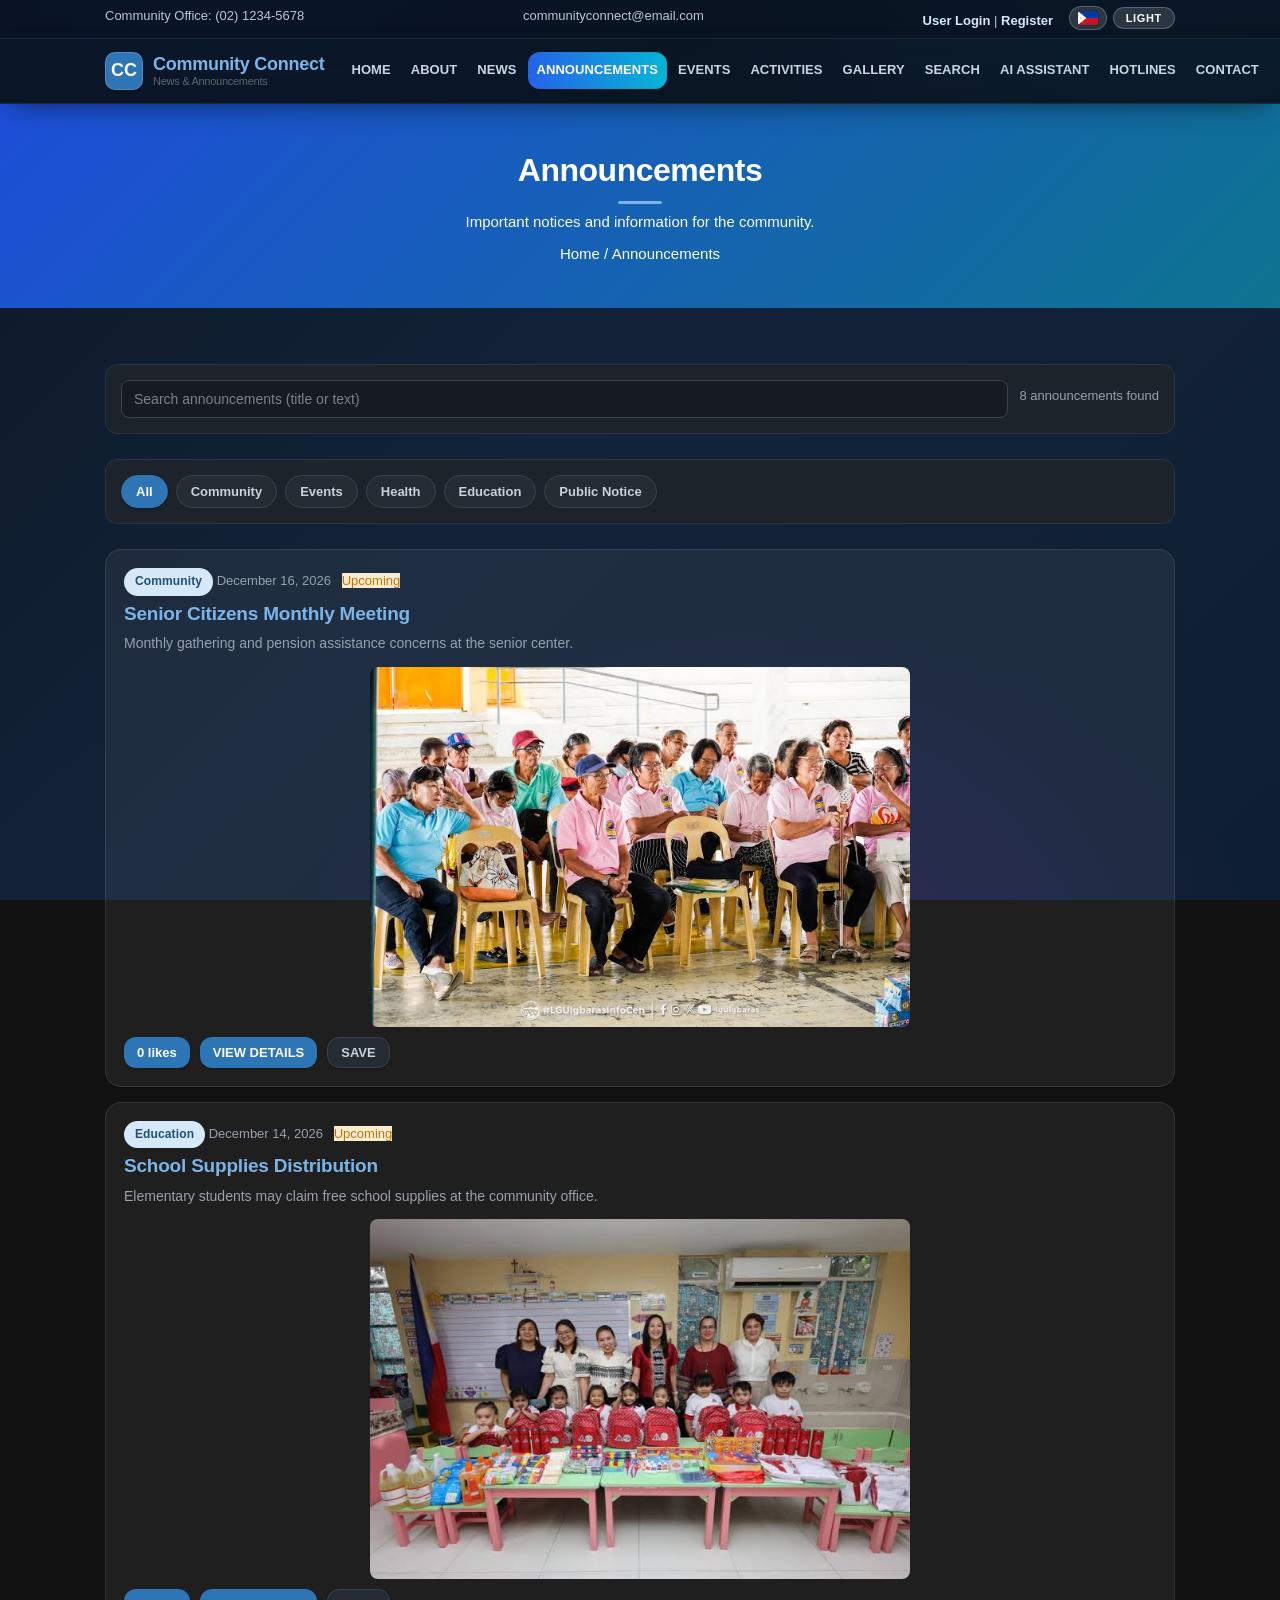
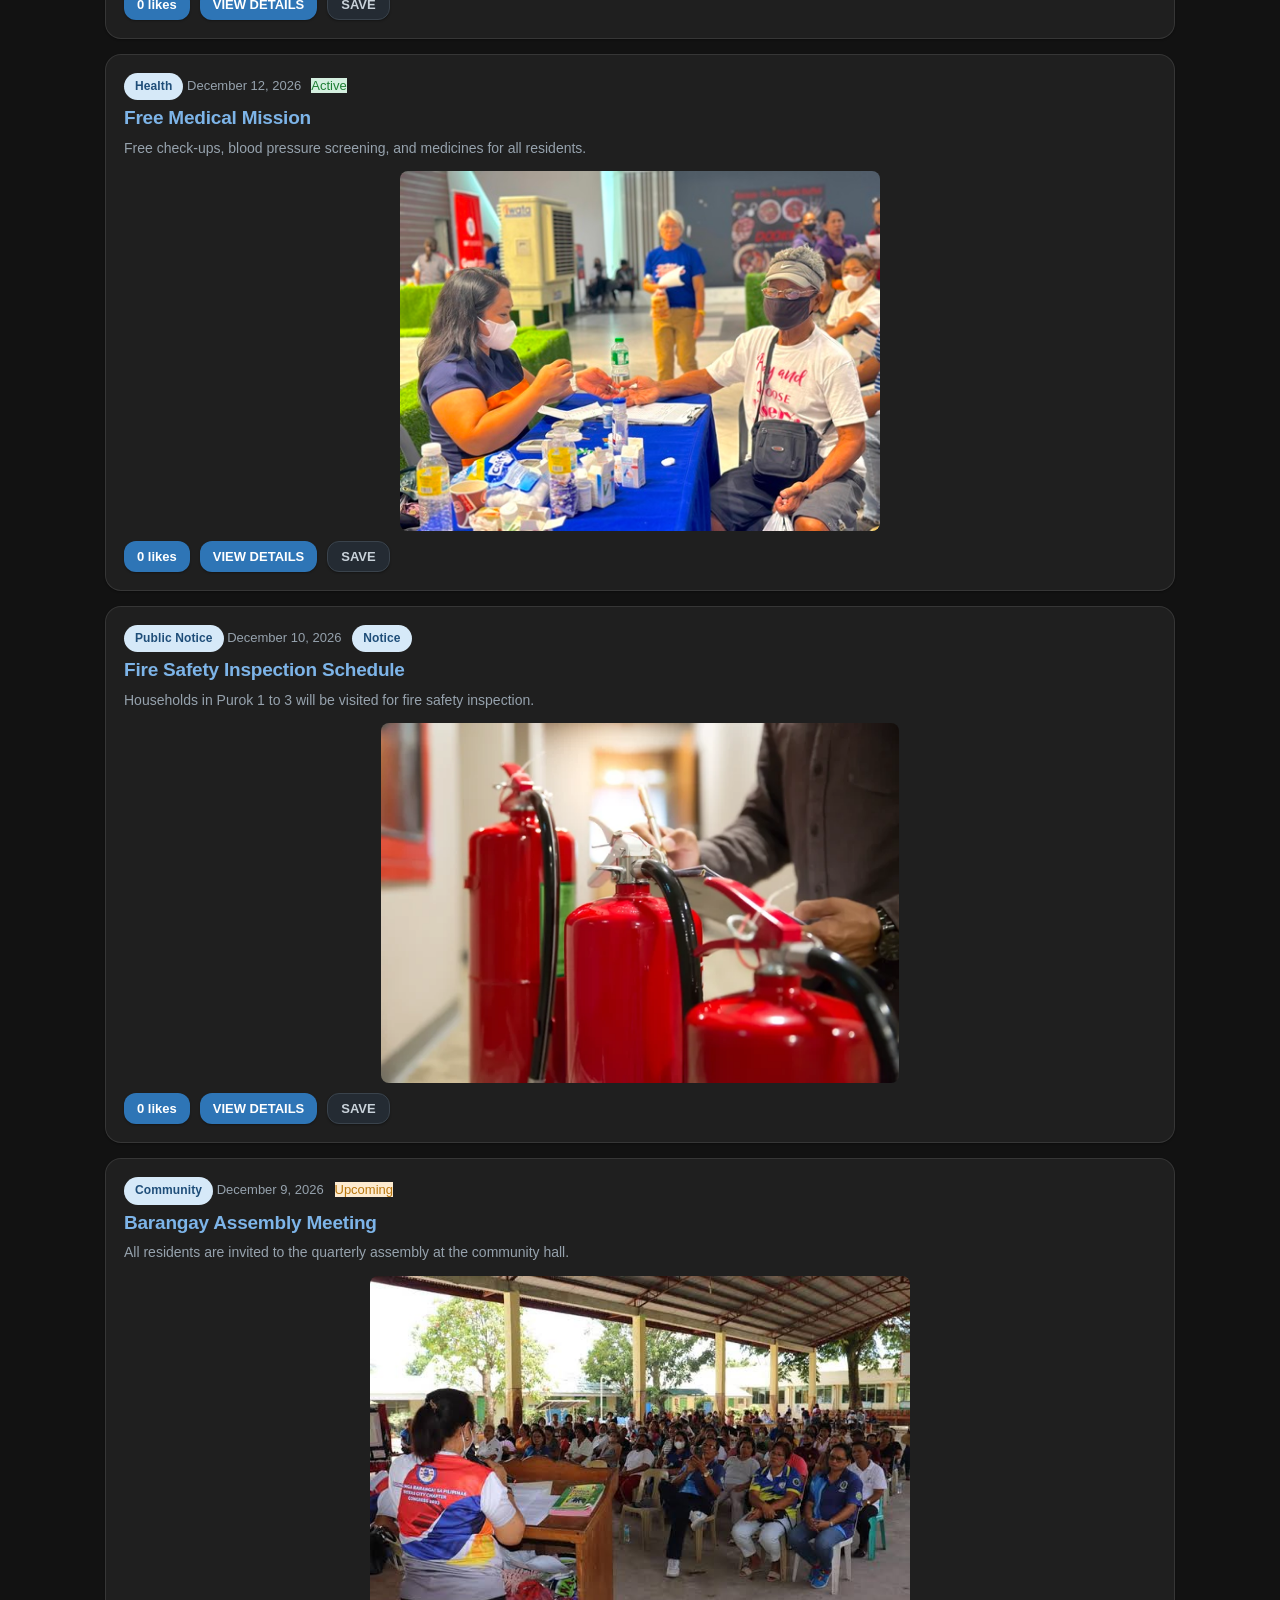
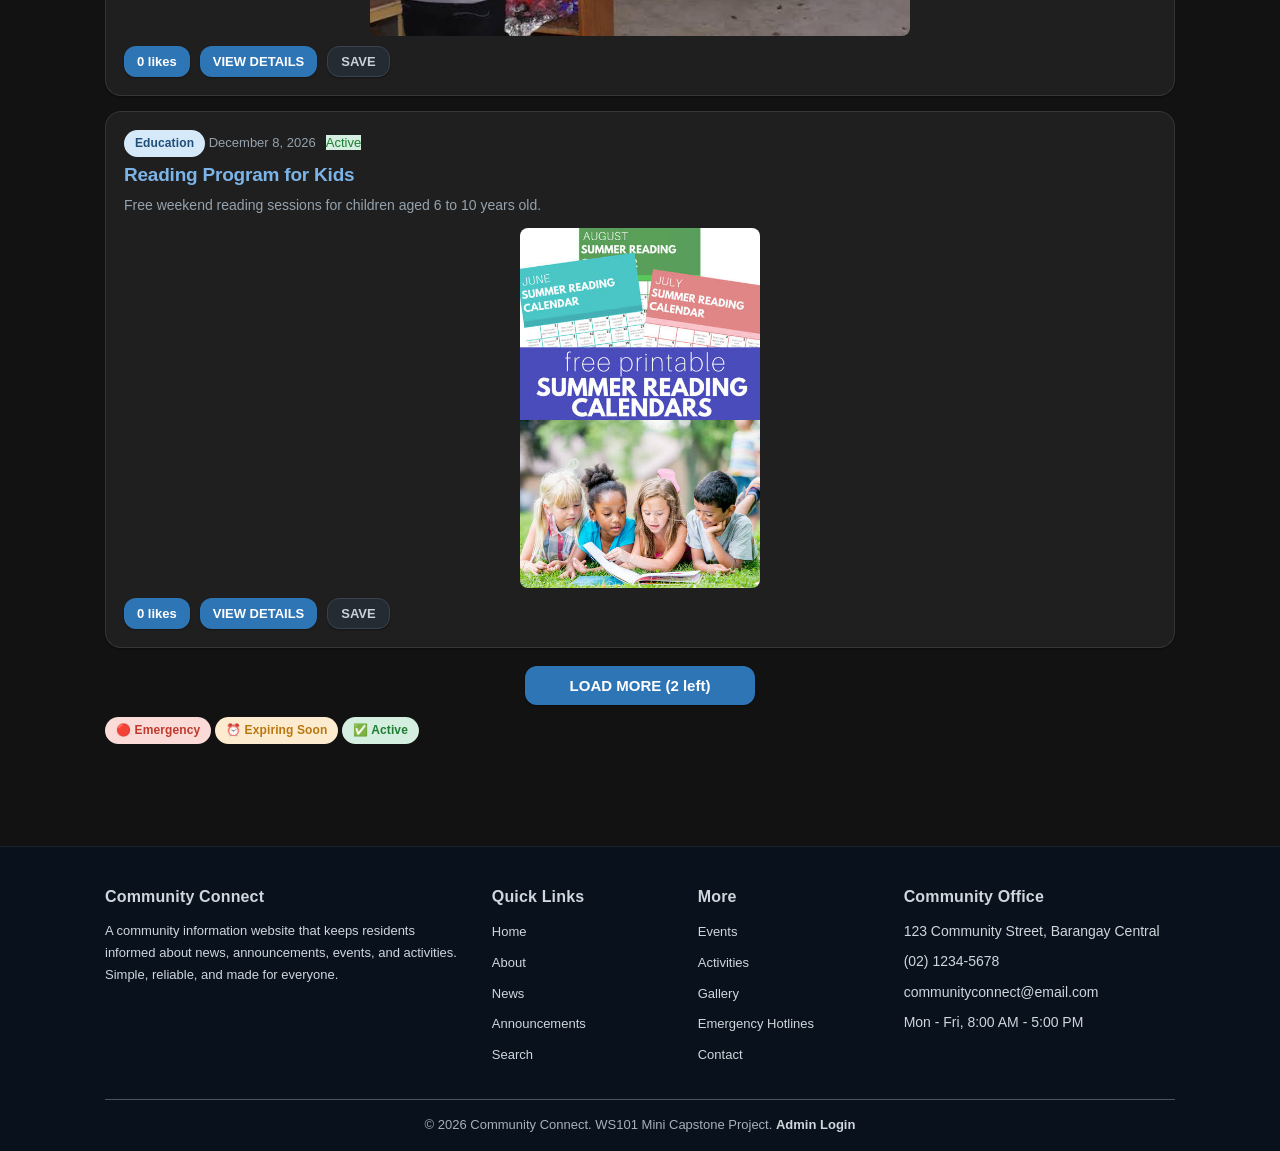
<file: announcements.html>
<!DOCTYPE html>
<html lang="en">
<head>
  <meta charset="UTF-8">
  <meta name="viewport" content="width=device-width, initial-scale=1.0">
  <title>Community Connect | Announcements</title>
  <meta name="description" content="View important notices, advisories, and public announcements for residents and community members.">
  <meta name="theme-color" content="#1f4e79">
  <link rel="canonical" href="https://communityconnect.example/announcements.html">
  <meta property="og:type" content="website">
  <meta property="og:site_name" content="Community Connect">
  <meta property="og:title" content="Community Connect | Announcements">
  <meta property="og:description" content="View important notices, advisories, and public announcements for residents and community members.">
  <meta property="og:url" content="https://communityconnect.example/announcements.html">
  <meta property="og:image" content="https://communityconnect.example/icons/icon-512.png">
  <meta name="twitter:card" content="summary">
  <meta name="twitter:title" content="Community Connect | Announcements">
  <meta name="twitter:description" content="View important notices, advisories, and public announcements for residents and community members.">
  <meta name="twitter:image" content="https://communityconnect.example/icons/icon-512.png">
  <link rel="stylesheet" href="css/style.css">
  <meta name="theme-color" content="#1f4e79">
  <link rel="manifest" href="manifest.json">
  <script>try{document.documentElement.setAttribute("data-theme",localStorage.getItem("communityTheme")==="light"?"light":"dark")}catch(e){}</script>
  <script type="application/ld+json">
  {
    "@context": "https://schema.org",
    "@type": "BreadcrumbList",
    "itemListElement": [
      { "@type": "ListItem", "position": 1, "name": "Home", "item": "https://communityconnect.example/index.html" },
      { "@type": "ListItem", "position": 2, "name": "Announcements", "item": "https://communityconnect.example/announcements.html" }
    ]
  }
  </script>
</head>
<body class="app-body">
  <a class="skip-link" href="#mainContent">Skip to main content</a>

  <div class="topbar">
    <div class="container">
      <span>Community Office: (02) 1234-5678</span>
      <span>communityconnect@email.com</span>
      <span id="userAuthArea">
        <a href="user-login.html">User Login</a> | <a href="register.html">Register</a>
      </span>
    </div>
  </div>

  <header class="site-header">
    <div class="container">
      <a href="index.html" class="logo">
        <div class="logo-mark">CC</div>
        <div class="logo-text">Community Connect<span>News &amp; Announcements</span></div>
      </a>
      <button class="nav-toggle" id="navToggle" aria-label="Open menu">&#9776;</button>
      <nav class="main-nav" id="mainNav">
        <ul>
          <li><a href="index.html">HOME</a></li>
          <li><a href="about.html">ABOUT</a></li>
          <li><a href="news.html">NEWS</a></li>
          <li><a href="announcements.html" class="active" aria-current="page">ANNOUNCEMENTS</a></li>
          <li><a href="events.html">EVENTS</a></li>
          <li><a href="activities.html">ACTIVITIES</a></li>
          <li><a href="gallery.html">GALLERY</a></li>
          <li><a href="search.html">SEARCH</a></li>
          <li><a href="news-ai.html">AI ASSISTANT</a></li>
          <li><a href="contact.html">CONTACT</a></li>
        </ul>
      </nav>
    </div>
  </header>

  <section class="page-header" id="mainContent" tabindex="-1">
    <div class="container">
      <h1>Announcements</h1>
      <p>Important notices and information for the community.</p>
      <p class="breadcrumb"> <a href="index.html">Home</a> / <span>Announcements</span></p>
    </div>
  </section>

  <section class="section">
    <div class="container">

      <!-- Search box -->
      <div class="toolbar">
        <div class="search-box">
          <label for="annSearch" class="hidden">Search announcements</label>
          <input type="text" id="annSearch" placeholder="Search announcements (title or text)">
        </div>
        <span class="meta" id="annCount"></span>
      </div>

      <!-- Category filter -->
      <div class="toolbar">
        <div class="filter-buttons" id="annFilters">
          <button class="filter-btn active" data-category="All" type="button">All</button>
          <button class="filter-btn" data-category="Community" type="button">Community</button>
          <button class="filter-btn" data-category="Events" type="button">Events</button>
          <button class="filter-btn" data-category="Health" type="button">Health</button>
          <button class="filter-btn" data-category="Education" type="button">Education</button>
          <button class="filter-btn" data-category="Public Notice">Public Notice</button>
        </div>
      </div>

      <!-- Announcements are filled by JavaScript -->
      <div id="announcementsList"></div>

      <!-- Expiry legend -->
      <p class="meta" style="margin-top:12px; font-size:13px;">
        <span class="badge badge-red">🔴 Emergency</span>
        <span class="badge badge-orange">⏰ Expiring Soon</span>
        <span class="badge badge-green">✅ Active</span>
      </p>

      <div class="empty-state" id="announcementsEmpty" style="display:none;">
        <p>No announcements in this category.</p>
      </div>

    </div>
  </section>

  <footer class="site-footer">
    <div class="container">
      <div class="footer-grid">
        <div>
          <h4>Community Connect</h4>
          <p>A community information website that keeps residents informed
             about news, announcements, events, and activities. Simple,
             reliable, and made for everyone.</p>
        </div>
        <div>
          <h4>Quick Links</h4>
          <ul>
            <li><a href="index.html">Home</a></li>
            <li><a href="about.html">About</a></li>
            <li><a href="news.html">News</a></li>
            <li><a href="announcements.html">Announcements</a></li>
            <li><a href="search.html">Search</a></li>
          </ul>
        </div>
        <div>
          <h4>More</h4>
          <ul>
            <li><a href="events.html">Events</a></li>
            <li><a href="activities.html">Activities</a></li>
            <li><a href="gallery.html">Gallery</a></li>
            <li><a href="contact.html">Contact</a></li>
          </ul>
        </div>
        <div>
          <h4>Community Office</h4>
          <ul>
            <li>123 Community Street, Barangay Central</li>
            <li>(02) 1234-5678</li>
            <li>communityconnect@email.com</li>
            <li>Mon - Fri, 8:00 AM - 5:00 PM</li>
          </ul>
        </div>
      </div>
      <div class="footer-bottom">
        &copy; 2026 Community Connect. WS101 Mini Capstone Project.
        <a href="admin-login.html">Admin Login</a>
      </div>
    </div>
  </footer>

  <script src="js/script.js"></script>
</body>
</html>
</file>
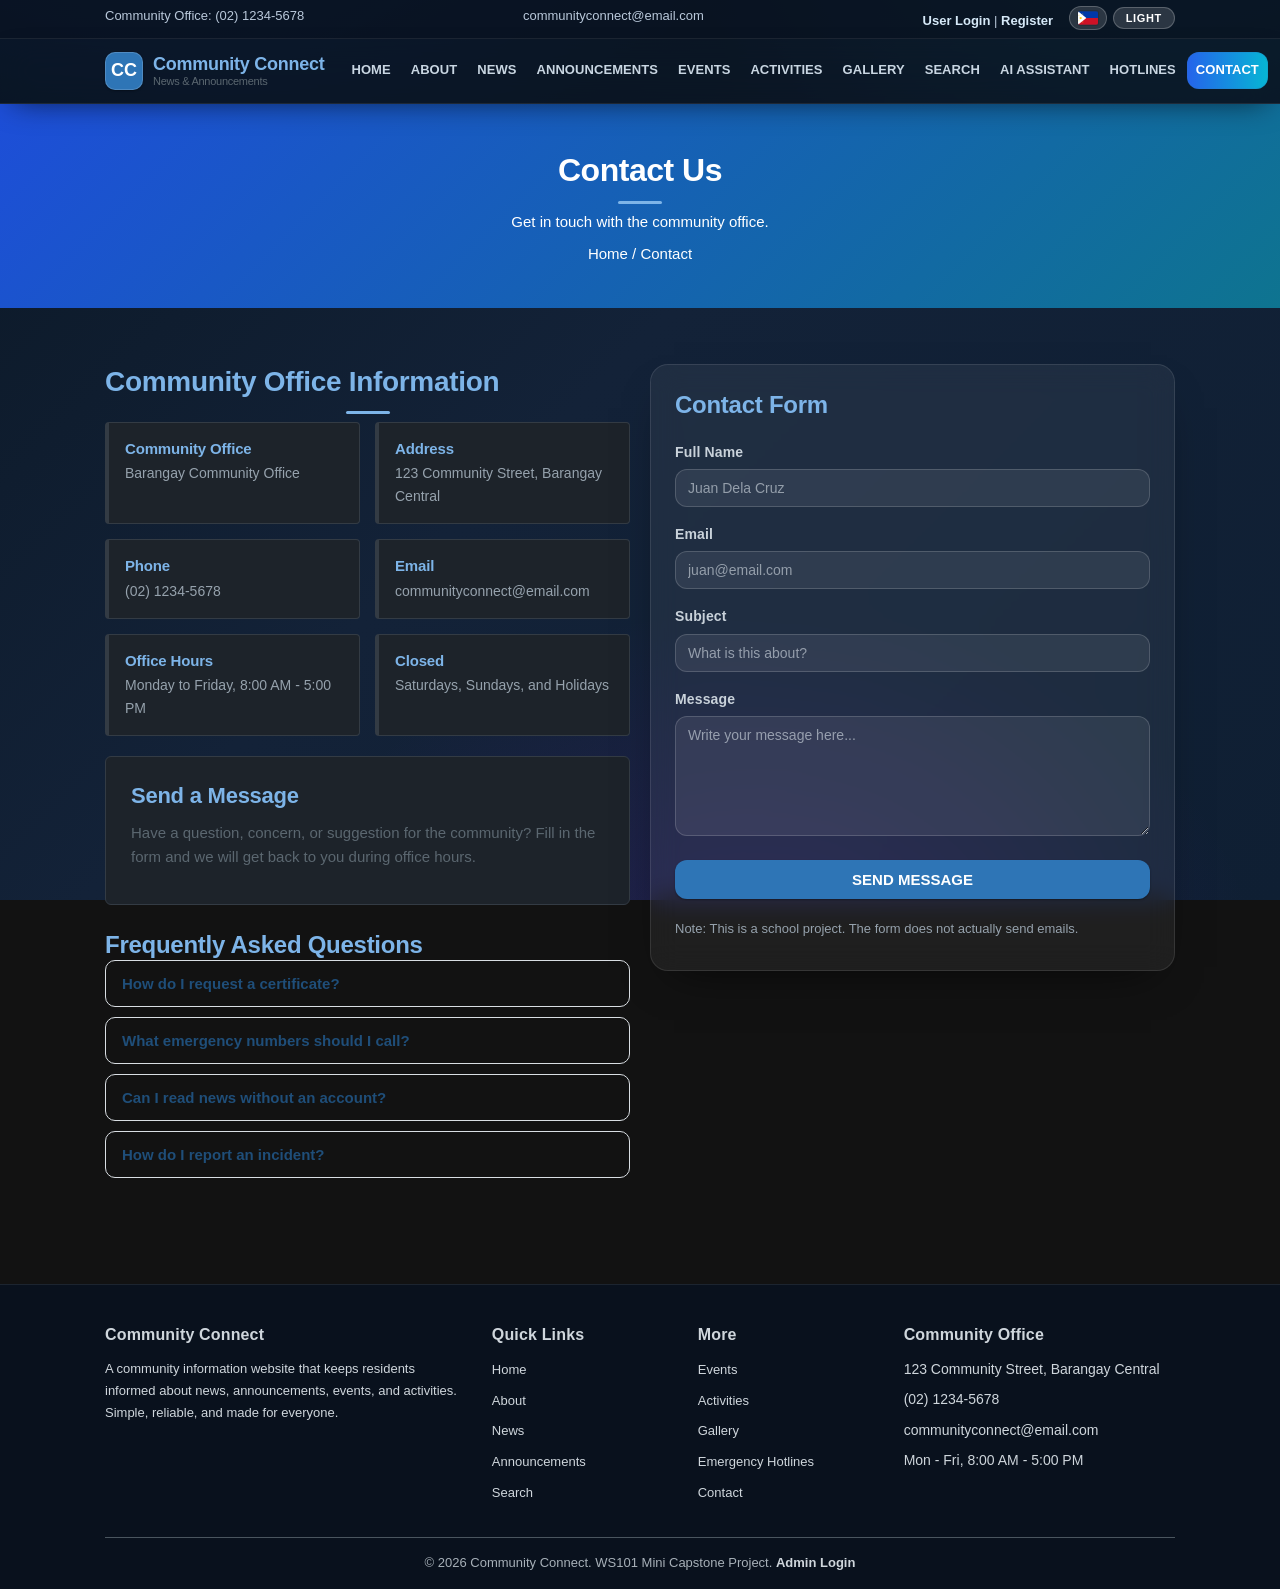
<file: contact.html>
<!DOCTYPE html>
<html lang="en">
<head>
  <meta charset="UTF-8">
  <meta name="viewport" content="width=device-width, initial-scale=1.0">
  <title>Community Connect | Contact</title>
  <meta name="description" content="Get in touch with the Community Connect team. Send a message, report a concern, or ask a question.">
  <meta name="theme-color" content="#1f4e79">
  <link rel="canonical" href="https://communityconnect.example/contact.html">
  <meta property="og:type" content="website">
  <meta property="og:site_name" content="Community Connect">
  <meta property="og:title" content="Community Connect | Contact">
  <meta property="og:description" content="Get in touch with the Community Connect team. Send a message, report a concern, or ask a question.">
  <meta property="og:url" content="https://communityconnect.example/contact.html">
  <meta property="og:image" content="https://communityconnect.example/icons/icon-512.png">
  <meta name="twitter:card" content="summary">
  <meta name="twitter:title" content="Community Connect | Contact">
  <meta name="twitter:description" content="Get in touch with the Community Connect team. Send a message, report a concern, or ask a question.">
  <meta name="twitter:image" content="https://communityconnect.example/icons/icon-512.png">
  <link rel="stylesheet" href="css/style.css">
  <meta name="theme-color" content="#1f4e79">
  <link rel="manifest" href="manifest.json">
  <script>try{document.documentElement.setAttribute("data-theme",localStorage.getItem("communityTheme")==="light"?"light":"dark")}catch(e){}</script>
  <script type="application/ld+json">
  {
    "@context": "https://schema.org",
    "@type": "BreadcrumbList",
    "itemListElement": [
      { "@type": "ListItem", "position": 1, "name": "Home", "item": "https://communityconnect.example/index.html" },
      { "@type": "ListItem", "position": 2, "name": "Contact", "item": "https://communityconnect.example/contact.html" }
    ]
  }
  </script>
</head>
<body class="app-body">
  <a class="skip-link" href="#mainContent">Skip to main content</a>

  <div class="topbar">
    <div class="container">
      <span>Community Office: (02) 1234-5678</span>
      <span>communityconnect@email.com</span>
      <span id="userAuthArea">
        <a href="user-login.html">User Login</a> | <a href="register.html">Register</a>
      </span>
    </div>
  </div>

  <header class="site-header">
    <div class="container">
      <a href="index.html" class="logo">
        <div class="logo-mark">CC</div>
        <div class="logo-text">Community Connect<span>News &amp; Announcements</span></div>
      </a>
      <button class="nav-toggle" id="navToggle" aria-label="Open menu">&#9776;</button>
      <nav class="main-nav" id="mainNav">
        <ul>
          <li><a href="index.html">HOME</a></li>
          <li><a href="about.html">ABOUT</a></li>
          <li><a href="news.html">NEWS</a></li>
          <li><a href="announcements.html">ANNOUNCEMENTS</a></li>
          <li><a href="events.html">EVENTS</a></li>
          <li><a href="activities.html">ACTIVITIES</a></li>
          <li><a href="gallery.html">GALLERY</a></li>
          <li><a href="search.html">SEARCH</a></li>
          <li><a href="news-ai.html">AI ASSISTANT</a></li>
          <li><a href="contact.html" class="active" aria-current="page">CONTACT</a></li>
        </ul>
      </nav>
    </div>
  </header>

  <section class="page-header" id="mainContent" tabindex="-1">
    <div class="container">
      <h1>Contact Us</h1>
      <p>Get in touch with the community office.</p>
      <p class="breadcrumb"> <a href="index.html">Home</a> / <span>Contact</span></p>
    </div>
  </section>

  <section class="section">
    <div class="container">

      <div class="grid grid-2">

        <!-- Contact details -->
        <div>
          <h2 class="section-title text-center" style="text-align:left;">Community Office Information</h2>
          <div class="contact-info">
            <div class="info-box">
              <h4>Community Office</h4>
              <p>Barangay Community Office</p>
            </div>
            <div class="info-box">
              <h4>Address</h4>
              <p>123 Community Street, Barangay Central</p>
            </div>
            <div class="info-box">
              <h4>Phone</h4>
              <p>(02) 1234-5678</p>
            </div>
            <div class="info-box">
              <h4>Email</h4>
              <p>communityconnect@email.com</p>
            </div>
            <div class="info-box">
              <h4>Office Hours</h4>
              <p>Monday to Friday, 8:00 AM - 5:00 PM</p>
            </div>
            <div class="info-box">
              <h4>Closed</h4>
              <p>Saturdays, Sundays, and Holidays</p>
            </div>
          </div>

          <div class="about-text mt-20">
            <h2>Send a Message</h2>
            <p>Have a question, concern, or suggestion for the community?
               Fill in the form and we will get back to you during office hours.</p>
          </div>

          <!-- FAQ Dropdown -->
          <div class="faq-section mt-30">
            <h2>Frequently Asked Questions</h2>
            <div class="faq-item">
              <button class="faq-question" type="button">How do I request a certificate?</button>
              <div class="faq-answer">Go to the User Dashboard after logging in, click "Certificate Requests," choose your certificate type, and submit the form.</div>
            </div>
            <div class="faq-item">
              <button class="faq-question" type="button">What emergency numbers should I call?</button>
              <div class="faq-answer">Call 911 for emergencies. For barangay concerns, call (02) 1234-5678 during office hours.</div>
            </div>
            <div class="faq-item">
              <button class="faq-question" type="button">Can I read news without an account?</button>
              <div class="faq-answer">Yes! All news, announcements, events, and gallery are public. No login needed to read.</div>
            </div>
            <div class="faq-item">
              <button class="faq-question" type="button">How do I report an incident?</button>
              <div class="faq-answer">Log in as a resident, go to "Incident Reports" in your dashboard, fill out the form with details, and submit.</div>
            </div>
          </div>
        </div>

        <!-- Contact form -->
        <div class="form-box">
          <h2 class="mb-20">Contact Form</h2>

          <div class="alert alert-success" id="contactSuccess" style="display:none;">
            ✅ Your message has been received. Thank you for contacting us! We will reply during office hours.
          </div>
          <div class="alert alert-error" id="contactError" style="display:none;">
            Please fix the errors below and try again.
          </div>

          <form id="contactForm" novalidate>
            <div class="form-group" id="groupFullName">
              <label for="fullName">Full Name</label>
              <input type="text" id="fullName" name="fullName" placeholder="Juan Dela Cruz">
              <p class="error-message">Please enter your full name.</p>
            </div>

            <div class="form-group" id="groupEmail">
              <label for="email">Email</label>
              <input type="email" id="email" name="email" placeholder="juan@email.com">
              <p class="error-message">Please enter a valid email address.</p>
            </div>

            <div class="form-group" id="groupSubject">
              <label for="subject">Subject</label>
              <input type="text" id="subject" name="subject" placeholder="What is this about?">
              <p class="error-message">Please enter a subject.</p>
            </div>

            <div class="form-group" id="groupMessage">
              <label for="message">Message</label>
              <textarea id="message" name="message" placeholder="Write your message here..."></textarea>
              <p class="error-message">Please enter at least 10 characters.</p>
            </div>

            <button type="submit" class="btn btn-block">SEND MESSAGE</button>
          </form>

          <p class="meta mt-20">Note: This is a school project. The form does not
             actually send emails.</p>
        </div>

      </div>

    </div>
  </section>

  <footer class="site-footer">
    <div class="container">
      <div class="footer-grid">
        <div>
          <h4>Community Connect</h4>
          <p>A community information website that keeps residents informed
             about news, announcements, events, and activities. Simple,
             reliable, and made for everyone.</p>
        </div>
        <div>
          <h4>Quick Links</h4>
          <ul>
            <li><a href="index.html">Home</a></li>
            <li><a href="about.html">About</a></li>
            <li><a href="news.html">News</a></li>
            <li><a href="announcements.html">Announcements</a></li>
            <li><a href="search.html">Search</a></li>
          </ul>
        </div>
        <div>
          <h4>More</h4>
          <ul>
            <li><a href="events.html">Events</a></li>
            <li><a href="activities.html">Activities</a></li>
            <li><a href="gallery.html">Gallery</a></li>
            <li><a href="contact.html">Contact</a></li>
          </ul>
        </div>
        <div>
          <h4>Community Office</h4>
          <ul>
            <li>123 Community Street, Barangay Central</li>
            <li>(02) 1234-5678</li>
            <li>communityconnect@email.com</li>
            <li>Mon - Fri, 8:00 AM - 5:00 PM</li>
          </ul>
        </div>
      </div>
      <div class="footer-bottom">
        &copy; 2026 Community Connect. WS101 Mini Capstone Project.
        <a href="admin-login.html">Admin Login</a>
      </div>
    </div>
  </footer>

  <script src="js/script.js"></script>
</body>
</html>
</file>
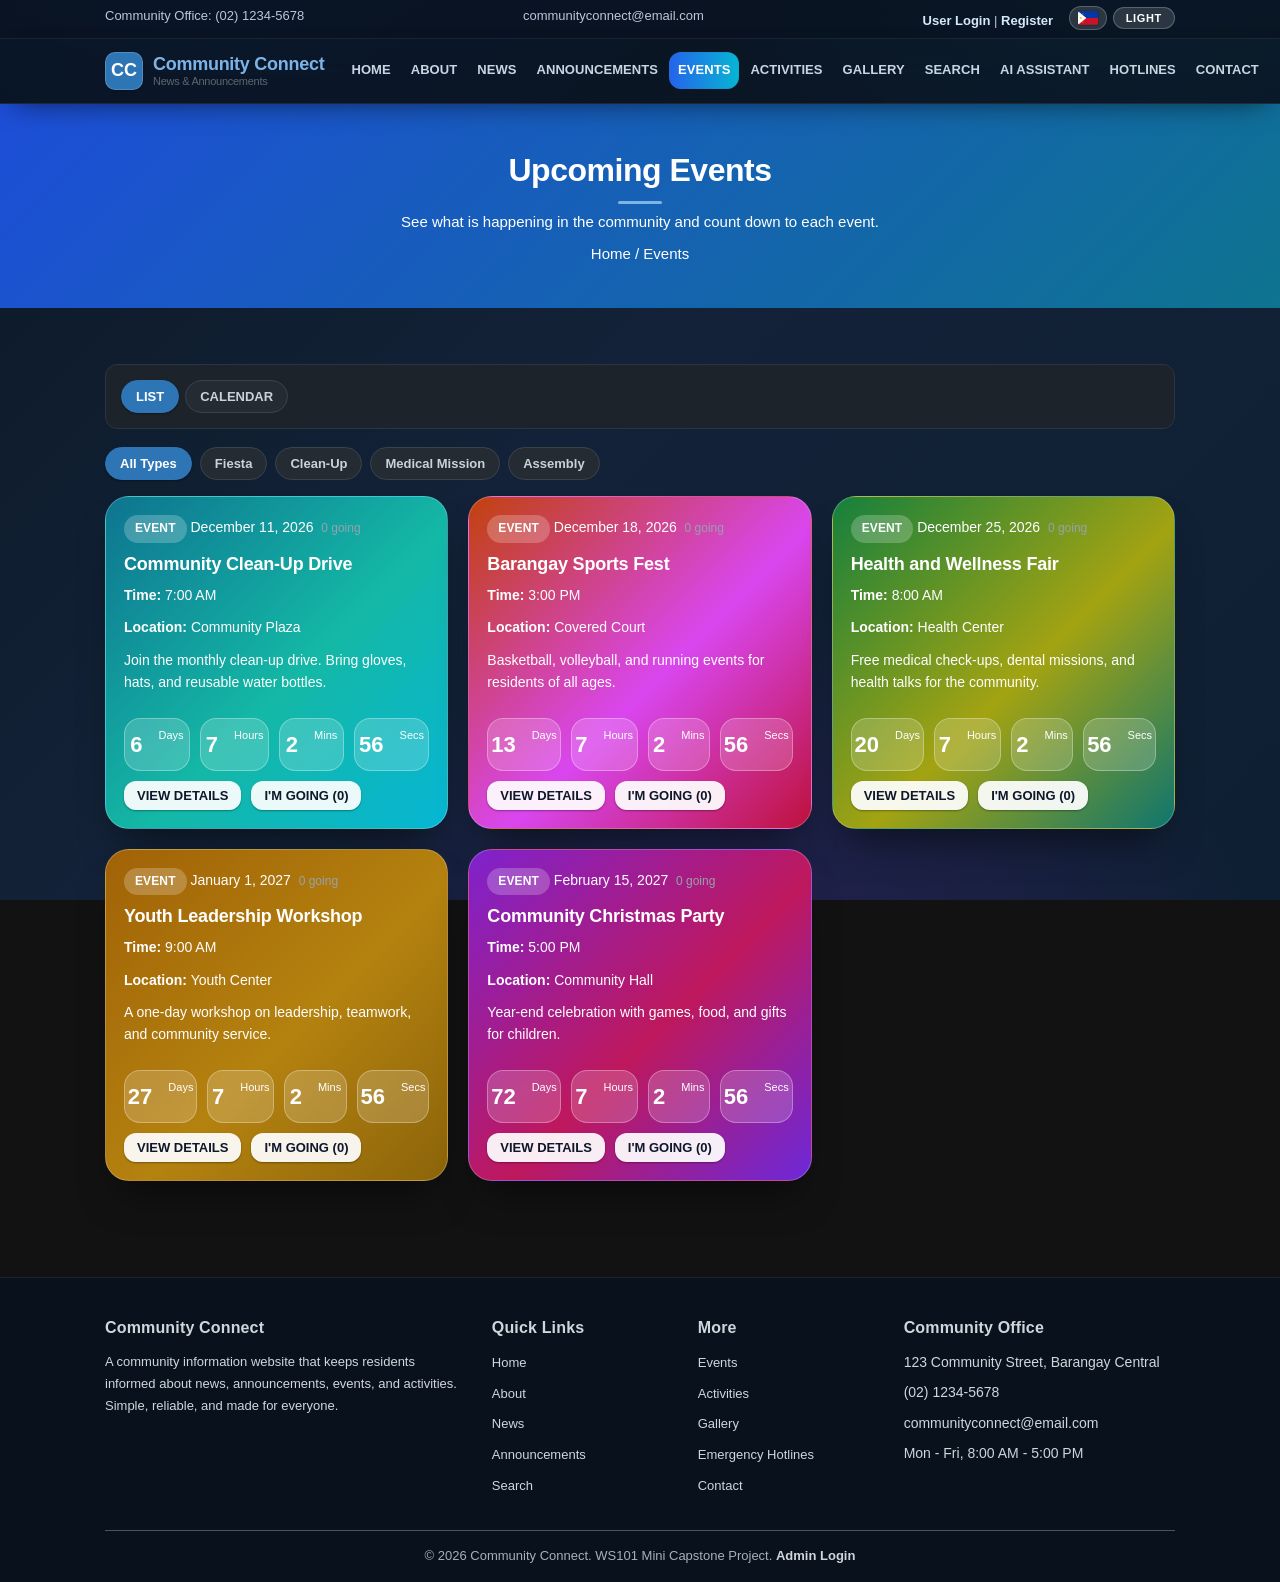
<file: events.html>
<!DOCTYPE html>
<html lang="en">
<head>
  <meta charset="UTF-8">
  <meta name="viewport" content="width=device-width, initial-scale=1.0">
  <title>Community Connect | Events</title>
  <meta name="description" content="See upcoming community events with dates, times, and locations. RSVP and stay updated.">
  <meta name="theme-color" content="#1f4e79">
  <link rel="canonical" href="https://communityconnect.example/events.html">
  <meta property="og:type" content="website">
  <meta property="og:site_name" content="Community Connect">
  <meta property="og:title" content="Community Connect | Events">
  <meta property="og:description" content="See upcoming community events with dates, times, and locations. RSVP and stay updated.">
  <meta property="og:url" content="https://communityconnect.example/events.html">
  <meta property="og:image" content="https://communityconnect.example/icons/icon-512.png">
  <meta name="twitter:card" content="summary">
  <meta name="twitter:title" content="Community Connect | Events">
  <meta name="twitter:description" content="See upcoming community events with dates, times, and locations. RSVP and stay updated.">
  <meta name="twitter:image" content="https://communityconnect.example/icons/icon-512.png">
  <link rel="stylesheet" href="css/style.css">
  <meta name="theme-color" content="#1f4e79">
  <link rel="manifest" href="manifest.json">
  <script>try{document.documentElement.setAttribute("data-theme",localStorage.getItem("communityTheme")==="light"?"light":"dark")}catch(e){}</script>
  <script type="application/ld+json">
  {
    "@context": "https://schema.org",
    "@type": "BreadcrumbList",
    "itemListElement": [
      { "@type": "ListItem", "position": 1, "name": "Home", "item": "https://communityconnect.example/index.html" },
      { "@type": "ListItem", "position": 2, "name": "Events", "item": "https://communityconnect.example/events.html" }
    ]
  }
  </script>
</head>
<body class="app-body">
  <a class="skip-link" href="#mainContent">Skip to main content</a>

  <div class="topbar">
    <div class="container">
      <span>Community Office: (02) 1234-5678</span>
      <span>communityconnect@email.com</span>
      <span id="userAuthArea">
        <a href="user-login.html">User Login</a> | <a href="register.html">Register</a>
      </span>
    </div>
  </div>

  <header class="site-header">
    <div class="container">
      <a href="index.html" class="logo">
        <div class="logo-mark">CC</div>
        <div class="logo-text">Community Connect<span>News &amp; Announcements</span></div>
      </a>
      <button class="nav-toggle" id="navToggle" aria-label="Open menu">&#9776;</button>
      <nav class="main-nav" id="mainNav">
        <ul>
          <li><a href="index.html">HOME</a></li>
          <li><a href="about.html">ABOUT</a></li>
          <li><a href="news.html">NEWS</a></li>
          <li><a href="announcements.html">ANNOUNCEMENTS</a></li>
          <li><a href="events.html" class="active" aria-current="page">EVENTS</a></li>
          <li><a href="activities.html">ACTIVITIES</a></li>
          <li><a href="gallery.html">GALLERY</a></li>
          <li><a href="search.html">SEARCH</a></li>
          <li><a href="news-ai.html">AI ASSISTANT</a></li>
          <li><a href="contact.html">CONTACT</a></li>
        </ul>
      </nav>
    </div>
  </header>

  <section class="page-header" id="mainContent" tabindex="-1">
    <div class="container">
      <h1>Upcoming Events</h1>
      <p>See what is happening in the community and count down to each event.</p>
      <p class="breadcrumb"> <a href="index.html">Home</a> / <span>Events</span></p>
    </div>
  </section>

  <section class="section">
    <div class="container">

      <!-- View switch: list or month calendar -->
      <div class="toolbar events-toolbar">
        <div class="view-toggle" id="eventsViewToggle" role="group" aria-label="View mode">
          <button class="filter-btn active" data-view="list" type="button" aria-pressed="true">LIST</button>
          <button class="filter-btn" data-view="calendar" type="button" aria-pressed="false">CALENDAR</button>
        </div>
      </div>

      <!-- Event filter chips -->
      <div class="filter-buttons" style="margin-bottom:16px;">
        <button class="filter-btn active" data-event-type="all" type="button">All Types</button>
        <button class="filter-btn" data-event-type="fiesta" type="button">Fiesta</button>
        <button class="filter-btn" data-event-type="cleanup" type="button">Clean-Up</button>
        <button class="filter-btn" data-event-type="medical" type="button">Medical Mission</button>
        <button class="filter-btn" data-event-type="assembly" type="button">Assembly</button>
      </div>

      <div class="grid grid-3" id="eventsList">
        <!-- Event cards are filled by JavaScript -->
      </div>

      <!-- Month calendar view (filled by JavaScript) -->
      <div class="events-calendar hidden" id="eventsCalendar">
        <div class="cal-head">
          <button class="cal-nav" id="calPrev" type="button" aria-label="Previous month">
            <svg viewBox="0 0 24 24" width="16" height="16" fill="none" stroke="currentColor" stroke-width="2.5" stroke-linecap="round" stroke-linejoin="round" aria-hidden="true" focusable="false"><path d="m15 18-6-6 6-6"/></svg>
          </button>
          <strong class="cal-title" id="calTitle"></strong>
          <button class="cal-nav cal-today-btn" id="calToday" type="button">TODAY</button>
          <button class="cal-nav" id="calNext" type="button" aria-label="Next month">
            <svg viewBox="0 0 24 24" width="16" height="16" fill="none" stroke="currentColor" stroke-width="2.5" stroke-linecap="round" stroke-linejoin="round" aria-hidden="true" focusable="false"><path d="m9 18 6-6-6-6"/></svg>
          </button>
        </div>
        <div class="cal-week" id="calWeek"></div>
        <div class="cal-grid" id="calGrid"></div>
      </div>

      <div class="empty-state" id="eventsEmpty" style="display:none;">
        <p>No upcoming events right now. Please check again later.</p>
      </div>

    </div>
  </section>

  <footer class="site-footer">
    <div class="container">
      <div class="footer-grid">
        <div>
          <h4>Community Connect</h4>
          <p>A community information website that keeps residents informed
             about news, announcements, events, and activities. Simple,
             reliable, and made for everyone.</p>
        </div>
        <div>
          <h4>Quick Links</h4>
          <ul>
            <li><a href="index.html">Home</a></li>
            <li><a href="about.html">About</a></li>
            <li><a href="news.html">News</a></li>
            <li><a href="announcements.html">Announcements</a></li>
            <li><a href="search.html">Search</a></li>
          </ul>
        </div>
        <div>
          <h4>More</h4>
          <ul>
            <li><a href="events.html">Events</a></li>
            <li><a href="activities.html">Activities</a></li>
            <li><a href="gallery.html">Gallery</a></li>
            <li><a href="contact.html">Contact</a></li>
          </ul>
        </div>
        <div>
          <h4>Community Office</h4>
          <ul>
            <li>123 Community Street, Barangay Central</li>
            <li>(02) 1234-5678</li>
            <li>communityconnect@email.com</li>
            <li>Mon - Fri, 8:00 AM - 5:00 PM</li>
          </ul>
        </div>
      </div>
      <div class="footer-bottom">
        &copy; 2026 Community Connect. WS101 Mini Capstone Project.
        <a href="admin-login.html">Admin Login</a>
      </div>
    </div>
  </footer>

  <script src="js/script.js"></script>
</body>
</html>
</file>
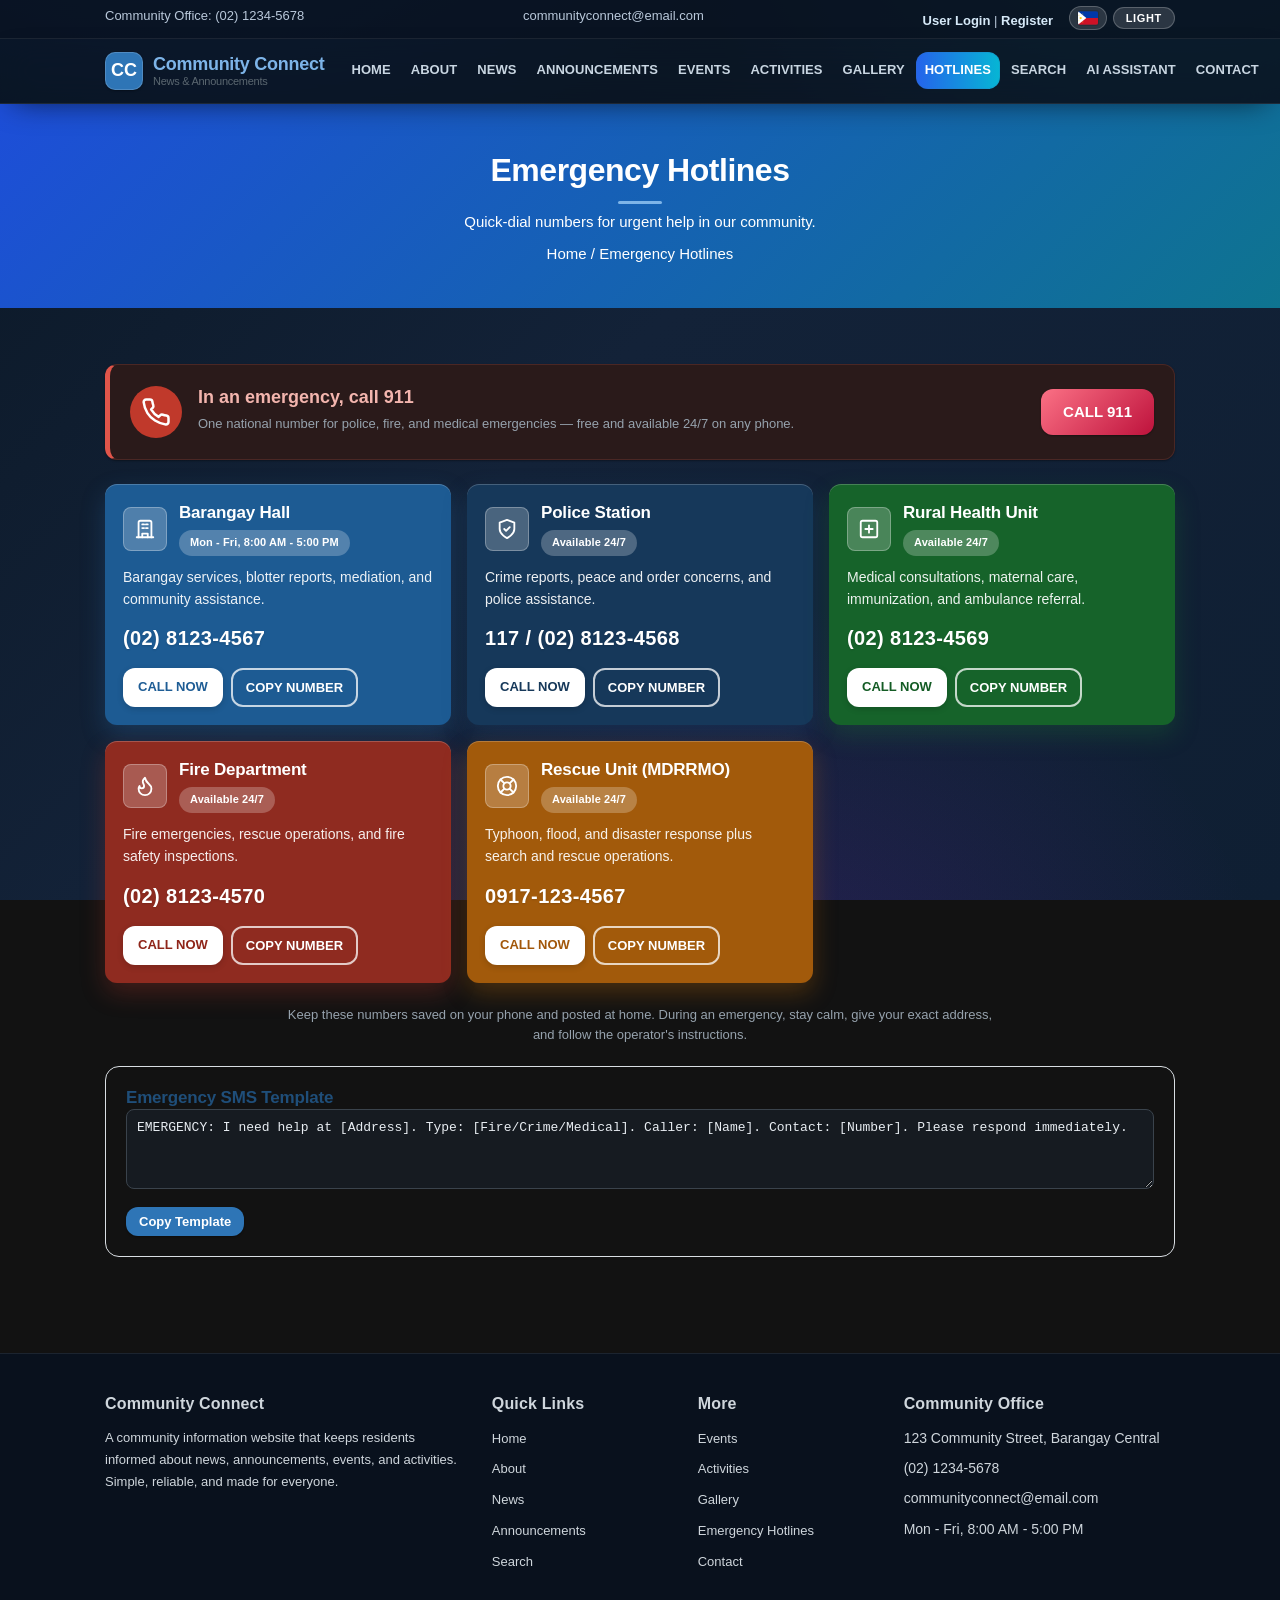
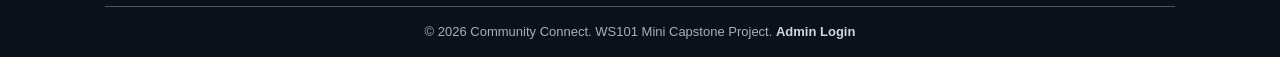
<file: hotlines.html>
<!DOCTYPE html>
<html lang="en">
<head>
  <meta charset="UTF-8">
  <meta name="viewport" content="width=device-width, initial-scale=1.0">
  <title>Community Connect | Emergency Hotlines</title>
  <meta name="description" content="Quick-dial emergency hotlines for Barangay Central: barangay hall, police, rural health unit, fire department, and rescue teams.">
  <meta name="theme-color" content="#1f4e79">
  <link rel="canonical" href="https://communityconnect.example/hotlines.html">
  <meta property="og:type" content="website">
  <meta property="og:site_name" content="Community Connect">
  <meta property="og:title" content="Community Connect | Emergency Hotlines">
  <meta property="og:description" content="Quick-dial emergency hotlines for Barangay Central: barangay hall, police, rural health unit, fire department, and rescue teams.">
  <meta property="og:url" content="https://communityconnect.example/hotlines.html">
  <meta property="og:image" content="https://communityconnect.example/icons/icon-512.png">
  <meta name="twitter:card" content="summary">
  <meta name="twitter:title" content="Community Connect | Emergency Hotlines">
  <meta name="twitter:description" content="Quick-dial emergency hotlines for Barangay Central: barangay hall, police, rural health unit, fire department, and rescue teams.">
  <meta name="twitter:image" content="https://communityconnect.example/icons/icon-512.png">
  <link rel="stylesheet" href="css/style.css">
  <link rel="manifest" href="manifest.json">
  <script>try{document.documentElement.setAttribute("data-theme",localStorage.getItem("communityTheme")==="light"?"light":"dark")}catch(e){}</script>
  <script type="application/ld+json">
  {
    "@context": "https://schema.org",
    "@type": "ContactPage",
    "name": "Emergency Hotlines",
    "url": "https://communityconnect.example/hotlines.html",
    "description": "Emergency contact numbers for Barangay Central residents.",
    "breadcrumb": {
      "@type": "BreadcrumbList",
      "itemListElement": [
        { "@type": "ListItem", "position": 1, "name": "Home", "item": "https://communityconnect.example/index.html" },
        { "@type": "ListItem", "position": 2, "name": "Emergency Hotlines", "item": "https://communityconnect.example/hotlines.html" }
      ]
    }
  }
  </script>
</head>
<body class="app-body">
  <a class="skip-link" href="#mainContent">Skip to main content</a>

  <div class="topbar">
    <div class="container">
      <span>Community Office: (02) 1234-5678</span>
      <span>communityconnect@email.com</span>
      <span id="userAuthArea">
        <a href="user-login.html">User Login</a> | <a href="register.html">Register</a>
      </span>
    </div>
  </div>

  <header class="site-header">
    <div class="container">
      <a href="index.html" class="logo">
        <div class="logo-mark">CC</div>
        <div class="logo-text">Community Connect<span>News &amp; Announcements</span></div>
      </a>
      <button class="nav-toggle" id="navToggle" aria-label="Open menu">&#9776;</button>
      <nav class="main-nav" id="mainNav">
        <ul>
          <li><a href="index.html">HOME</a></li>
          <li><a href="about.html">ABOUT</a></li>
          <li><a href="news.html">NEWS</a></li>
          <li><a href="announcements.html">ANNOUNCEMENTS</a></li>
          <li><a href="events.html">EVENTS</a></li>
          <li><a href="activities.html">ACTIVITIES</a></li>
          <li><a href="gallery.html">GALLERY</a></li>
          <li><a href="hotlines.html" class="active" aria-current="page">HOTLINES</a></li>
          <li><a href="search.html">SEARCH</a></li>
          <li><a href="news-ai.html">AI ASSISTANT</a></li>
          <li><a href="contact.html">CONTACT</a></li>
        </ul>
      </nav>
    </div>
  </header>

  <section class="page-header" id="mainContent" tabindex="-1">
    <div class="container">
      <h1>Emergency Hotlines</h1>
      <p>Quick-dial numbers for urgent help in our community.</p>
      <p class="breadcrumb"> <a href="index.html">Home</a> / <span>Emergency Hotlines</span></p>
    </div>
  </section>

  <section class="section section-blue">
    <div class="container">

      <!-- 911 callout -->
      <div class="hotline-emergency" role="note">
        <span class="hotline-emergency-icon" aria-hidden="true">
          <svg viewBox="0 0 24 24" width="30" height="30" fill="none" stroke="currentColor" stroke-width="2" stroke-linecap="round" stroke-linejoin="round" focusable="false"><path d="M22 16.92v3a2 2 0 0 1-2.18 2 19.79 19.79 0 0 1-8.63-3.07 19.5 19.5 0 0 1-6-6 19.79 19.79 0 0 1-3.07-8.67A2 2 0 0 1 4.11 2h3a2 2 0 0 1 2 1.72c.13.96.36 1.9.7 2.81a2 2 0 0 1-.45 2.11L8.09 9.91a16 16 0 0 0 6 6l1.27-1.27a2 2 0 0 1 2.11-.45c.91.34 1.85.57 2.81.7A2 2 0 0 1 22 16.92z"/></svg>
        </span>
        <div class="hotline-emergency-text">
          <strong>In an emergency, call 911</strong>
          <p class="meta">One national number for police, fire, and medical emergencies — free and available 24/7 on any phone.</p>
        </div>
        <a class="btn btn-danger" href="tel:911">CALL 911</a>
      </div>

      <!-- Directory (filled by JavaScript) -->
      <div class="hotline-grid" id="hotlinesList" aria-live="polite">
        <!-- Rendered by renderHotlinesPage() -->
      </div>

      <noscript>
        <div class="list-item">
          <div class="item-content">
            <h3>Emergency numbers</h3>
            <p class="item-desc">
              National Emergency: 911 &middot; Barangay Hall: (02) 8123-4567 &middot;
              Police Station: 117 &middot; Rural Health Unit: (02) 8123-4569 &middot;
              Fire Department: (02) 8123-4570 &middot; Rescue Unit: 0917-123-4567
            </p>
          </div>
        </div>
      </noscript>

      <p class="meta hotline-note">
        Keep these numbers saved on your phone and posted at home. During an
        emergency, stay calm, give your exact address, and follow the
        operator's instructions.
      </p>

      <!-- Emergency SMS Template -->
      <div class="sms-template">
        <h3>Emergency SMS Template</h3>
        <textarea class="sms-text" readonly>EMERGENCY: I need help at [Address]. Type: [Fire/Crime/Medical]. Caller: [Name]. Contact: [Number]. Please respond immediately.</textarea>
        <button class="btn btn-small" id="smsCopyBtn" type="button">Copy Template</button>
      </div>

    </div>
  </section>

  <footer class="site-footer">
    <div class="container">
      <div class="footer-grid">
        <div>
          <h4>Community Connect</h4>
          <p>A community information website that keeps residents informed
             about news, announcements, events, and activities. Simple,
             reliable, and made for everyone.</p>
        </div>
        <div>
          <h4>Quick Links</h4>
          <ul>
            <li><a href="index.html">Home</a></li>
            <li><a href="about.html">About</a></li>
            <li><a href="news.html">News</a></li>
            <li><a href="announcements.html">Announcements</a></li>
            <li><a href="search.html">Search</a></li>
          </ul>
        </div>
        <div>
          <h4>More</h4>
          <ul>
            <li><a href="events.html">Events</a></li>
            <li><a href="activities.html">Activities</a></li>
            <li><a href="gallery.html">Gallery</a></li>
            <li><a href="hotlines.html">Emergency Hotlines</a></li>
            <li><a href="contact.html">Contact</a></li>
          </ul>
        </div>
        <div>
          <h4>Community Office</h4>
          <ul>
            <li>123 Community Street, Barangay Central</li>
            <li>(02) 1234-5678</li>
            <li>communityconnect@email.com</li>
            <li>Mon - Fri, 8:00 AM - 5:00 PM</li>
          </ul>
        </div>
      </div>
      <div class="footer-bottom">
        &copy; 2026 Community Connect. WS101 Mini Capstone Project.
        <a href="admin-login.html">Admin Login</a>
      </div>
    </div>
  </footer>

  <script src="js/script.js"></script>
</body>
</html>
</file>
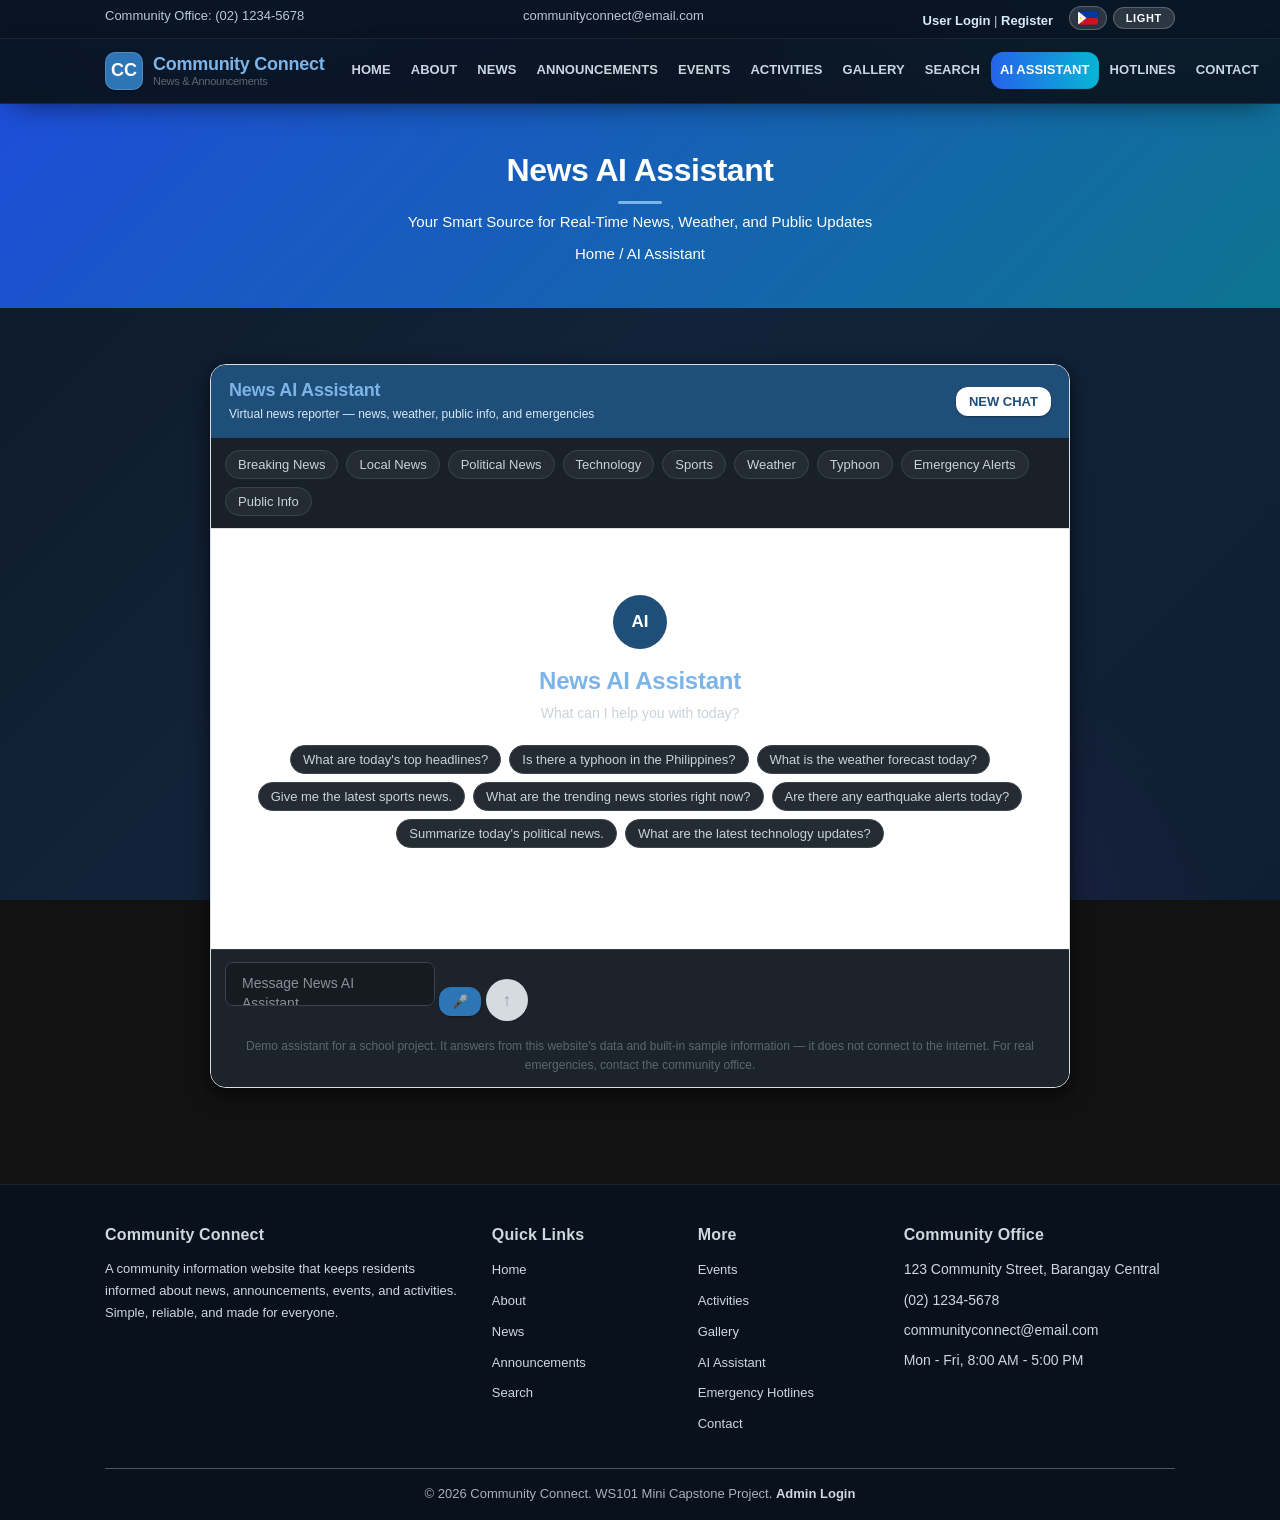
<file: news-ai.html>
<!DOCTYPE html>
<html lang="en">
<head>
  <meta charset="UTF-8">
  <meta name="viewport" content="width=device-width, initial-scale=1.0">
  <title>News AI Assistant | Community Connect</title>
  <meta name="description" content="Ask the News AI Assistant for headlines, summaries, weather, and emergency advisories from Community Connect.">
  <meta name="theme-color" content="#1f4e79">
  <link rel="canonical" href="https://communityconnect.example/news-ai.html">
  <meta property="og:type" content="website">
  <meta property="og:site_name" content="Community Connect">
  <meta property="og:title" content="News AI Assistant | Community Connect">
  <meta property="og:description" content="Ask the News AI Assistant for headlines, summaries, weather, and emergency advisories from Community Connect.">
  <meta property="og:url" content="https://communityconnect.example/news-ai.html">
  <meta property="og:image" content="https://communityconnect.example/icons/icon-512.png">
  <meta name="twitter:card" content="summary">
  <meta name="twitter:title" content="News AI Assistant | Community Connect">
  <meta name="twitter:description" content="Ask the News AI Assistant for headlines, summaries, weather, and emergency advisories from Community Connect.">
  <meta name="twitter:image" content="https://communityconnect.example/icons/icon-512.png">
  <link rel="stylesheet" href="css/style.css">
  <meta name="theme-color" content="#1f4e79">
  <link rel="manifest" href="manifest.json">
  <script>try{document.documentElement.setAttribute("data-theme",localStorage.getItem("communityTheme")==="light"?"light":"dark")}catch(e){}</script>
  <script type="application/ld+json">
  {
    "@context": "https://schema.org",
    "@type": "BreadcrumbList",
    "itemListElement": [
      { "@type": "ListItem", "position": 1, "name": "Home", "item": "https://communityconnect.example/index.html" },
      { "@type": "ListItem", "position": 2, "name": "News Ai", "item": "https://communityconnect.example/news-ai.html" }
    ]
  }
  </script>
</head>
<body class="app-body">
  <a class="skip-link" href="#mainContent">Skip to main content</a>

  <div class="topbar">
    <div class="container">
      <span>Community Office: (02) 1234-5678</span>
      <span>communityconnect@email.com</span>
      <span id="userAuthArea">
        <a href="user-login.html">User Login</a> | <a href="register.html">Register</a>
      </span>
    </div>
  </div>

  <header class="site-header">
    <div class="container">
      <a href="index.html" class="logo">
        <div class="logo-mark">CC</div>
        <div class="logo-text">Community Connect<span>News &amp; Announcements</span></div>
      </a>
      <button class="nav-toggle" id="navToggle" aria-label="Open menu">&#9776;</button>
      <nav class="main-nav" id="mainNav">
        <ul>
          <li><a href="index.html">HOME</a></li>
          <li><a href="about.html">ABOUT</a></li>
          <li><a href="news.html">NEWS</a></li>
          <li><a href="announcements.html">ANNOUNCEMENTS</a></li>
          <li><a href="events.html">EVENTS</a></li>
          <li><a href="activities.html">ACTIVITIES</a></li>
          <li><a href="gallery.html">GALLERY</a></li>
          <li><a href="search.html">SEARCH</a></li>
          <li><a href="news-ai.html" class="active" aria-current="page">AI ASSISTANT</a></li>
          <li><a href="contact.html">CONTACT</a></li>
        </ul>
      </nav>
    </div>
  </header>

  <section class="page-header" id="mainContent" tabindex="-1">
    <div class="container">
      <h1>News AI Assistant</h1>
      <p>Your Smart Source for Real-Time News, Weather, and Public Updates</p>
      <p class="breadcrumb"> <a href="index.html">Home</a> / <span>AI Assistant</span></p>
    </div>
  </section>

  <section class="section">
    <div class="container">

      <div class="chat-shell">
        <div class="chat-box">

          <!-- Chat header -->
          <div class="chat-top">
            <div>
              <h2>News AI Assistant</h2>
              <p>Virtual news reporter &mdash; news, weather, public info, and emergencies</p>
            </div>
            <button class="btn btn-small btn-light" id="chatClearBtn" type="button">NEW CHAT</button>
          </div>

          <!-- Topic chips -->
          <div class="chat-chips" id="chatChips">
            <button class="chat-chip" type="button" data-q="What are today's top headlines?">Breaking News</button>
            <button class="chat-chip" type="button" data-q="Give me the latest local news.">Local News</button>
            <button class="chat-chip" type="button" data-q="Summarize today's political news.">Political News</button>
            <button class="chat-chip" type="button" data-q="What are the latest technology updates?">Technology</button>
            <button class="chat-chip" type="button" data-q="Give me the latest sports news.">Sports</button>
            <button class="chat-chip" type="button" data-q="What is the weather forecast today?">Weather</button>
            <button class="chat-chip" type="button" data-q="Is there a typhoon in the Philippines?">Typhoon</button>
            <button class="chat-chip" type="button" data-q="Are there any emergency alerts today?">Emergency Alerts</button>
            <button class="chat-chip" type="button" data-q="Give me the latest public advisories.">Public Info</button>
          </div>

          <!-- Conversation area -->
          <div class="chat-messages" id="chatMessages">
            <div class="chat-hero" id="chatHero">
              <div class="hero-icon">AI</div>
              <h2>News AI Assistant</h2>
              <p>What can I help you with today?</p>
              <!-- Suggested questions -->
              <div class="chat-suggestions" id="chatSuggestions"></div>
            </div>
            <!-- Messages are loaded by JavaScript -->
          </div>

          <!-- Message input -->
          <form class="chat-input" id="chatForm">
            <label class="hidden" for="chatInput">Message</label>
            <div class="chat-input-wrapper">
              <textarea id="chatInput" rows="1" maxlength="500" autocomplete="off"
                        placeholder="Message News AI Assistant..."></textarea>
              <button class="btn btn-small" type="button" id="chatVoiceBtn" aria-label="Voice input">🎤</button>
              <button type="submit" class="chat-send" id="chatSendBtn" aria-label="Send message" disabled>&#8593;</button>
            </div>
          </form>

          <p class="chat-note">
            Demo assistant for a school project. It answers from this website's data and
            built-in sample information &mdash; it does not connect to the internet.
            For real emergencies, contact the community office.
          </p>

        </div>
      </div>

    </div>
  </section>

  <footer class="site-footer">
    <div class="container">
      <div class="footer-grid">
        <div>
          <h4>Community Connect</h4>
          <p>A community information website that keeps residents informed
             about news, announcements, events, and activities. Simple,
             reliable, and made for everyone.</p>
        </div>
        <div>
          <h4>Quick Links</h4>
          <ul>
            <li><a href="index.html">Home</a></li>
            <li><a href="about.html">About</a></li>
            <li><a href="news.html">News</a></li>
            <li><a href="announcements.html">Announcements</a></li>
            <li><a href="search.html">Search</a></li>
          </ul>
        </div>
        <div>
          <h4>More</h4>
          <ul>
            <li><a href="events.html">Events</a></li>
            <li><a href="activities.html">Activities</a></li>
            <li><a href="gallery.html">Gallery</a></li>
            <li><a href="news-ai.html">AI Assistant</a></li>
            <li><a href="contact.html">Contact</a></li>
          </ul>
        </div>
        <div>
          <h4>Community Office</h4>
          <ul>
            <li>123 Community Street, Barangay Central</li>
            <li>(02) 1234-5678</li>
            <li>communityconnect@email.com</li>
            <li>Mon - Fri, 8:00 AM - 5:00 PM</li>
          </ul>
        </div>
      </div>
      <div class="footer-bottom">
        &copy; 2026 Community Connect. WS101 Mini Capstone Project.
        <a href="admin-login.html">Admin Login</a>
      </div>
    </div>
  </footer>

  <script src="js/script.js"></script>
</body>
</html>
</file>
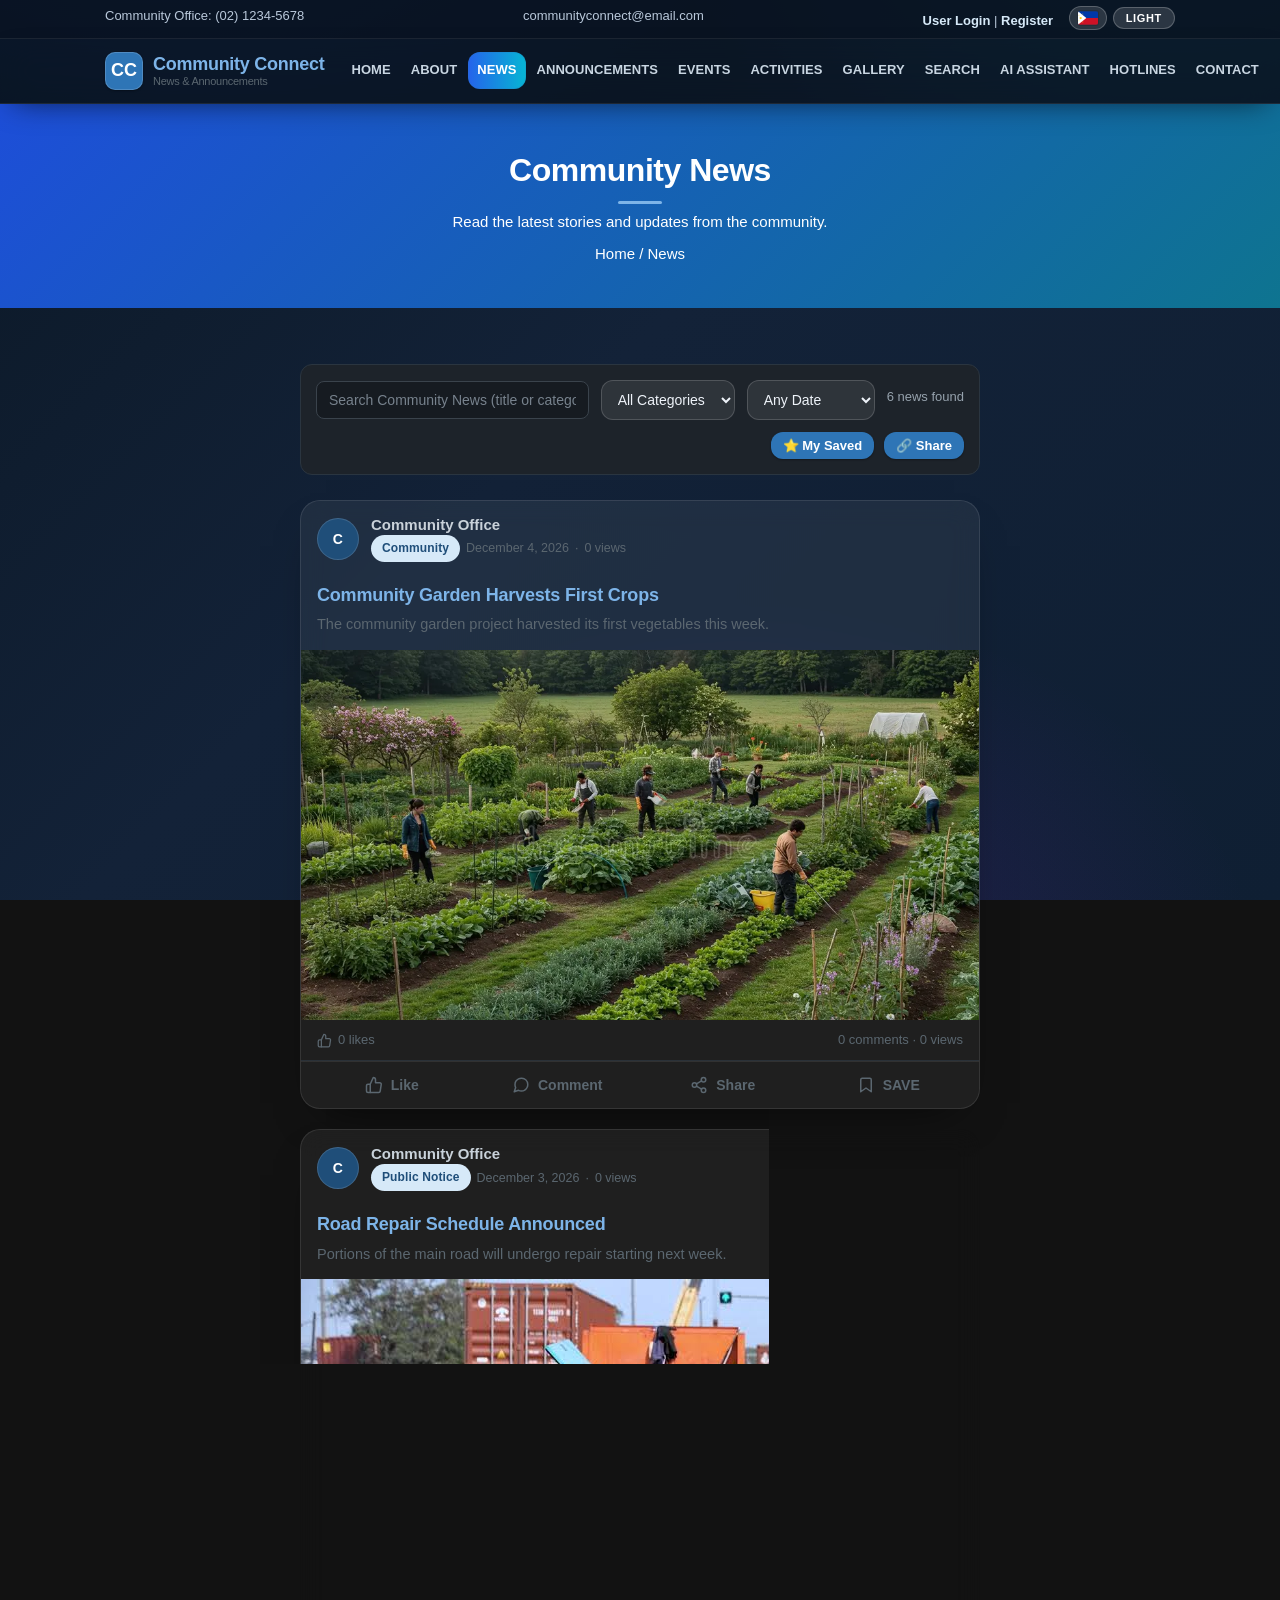
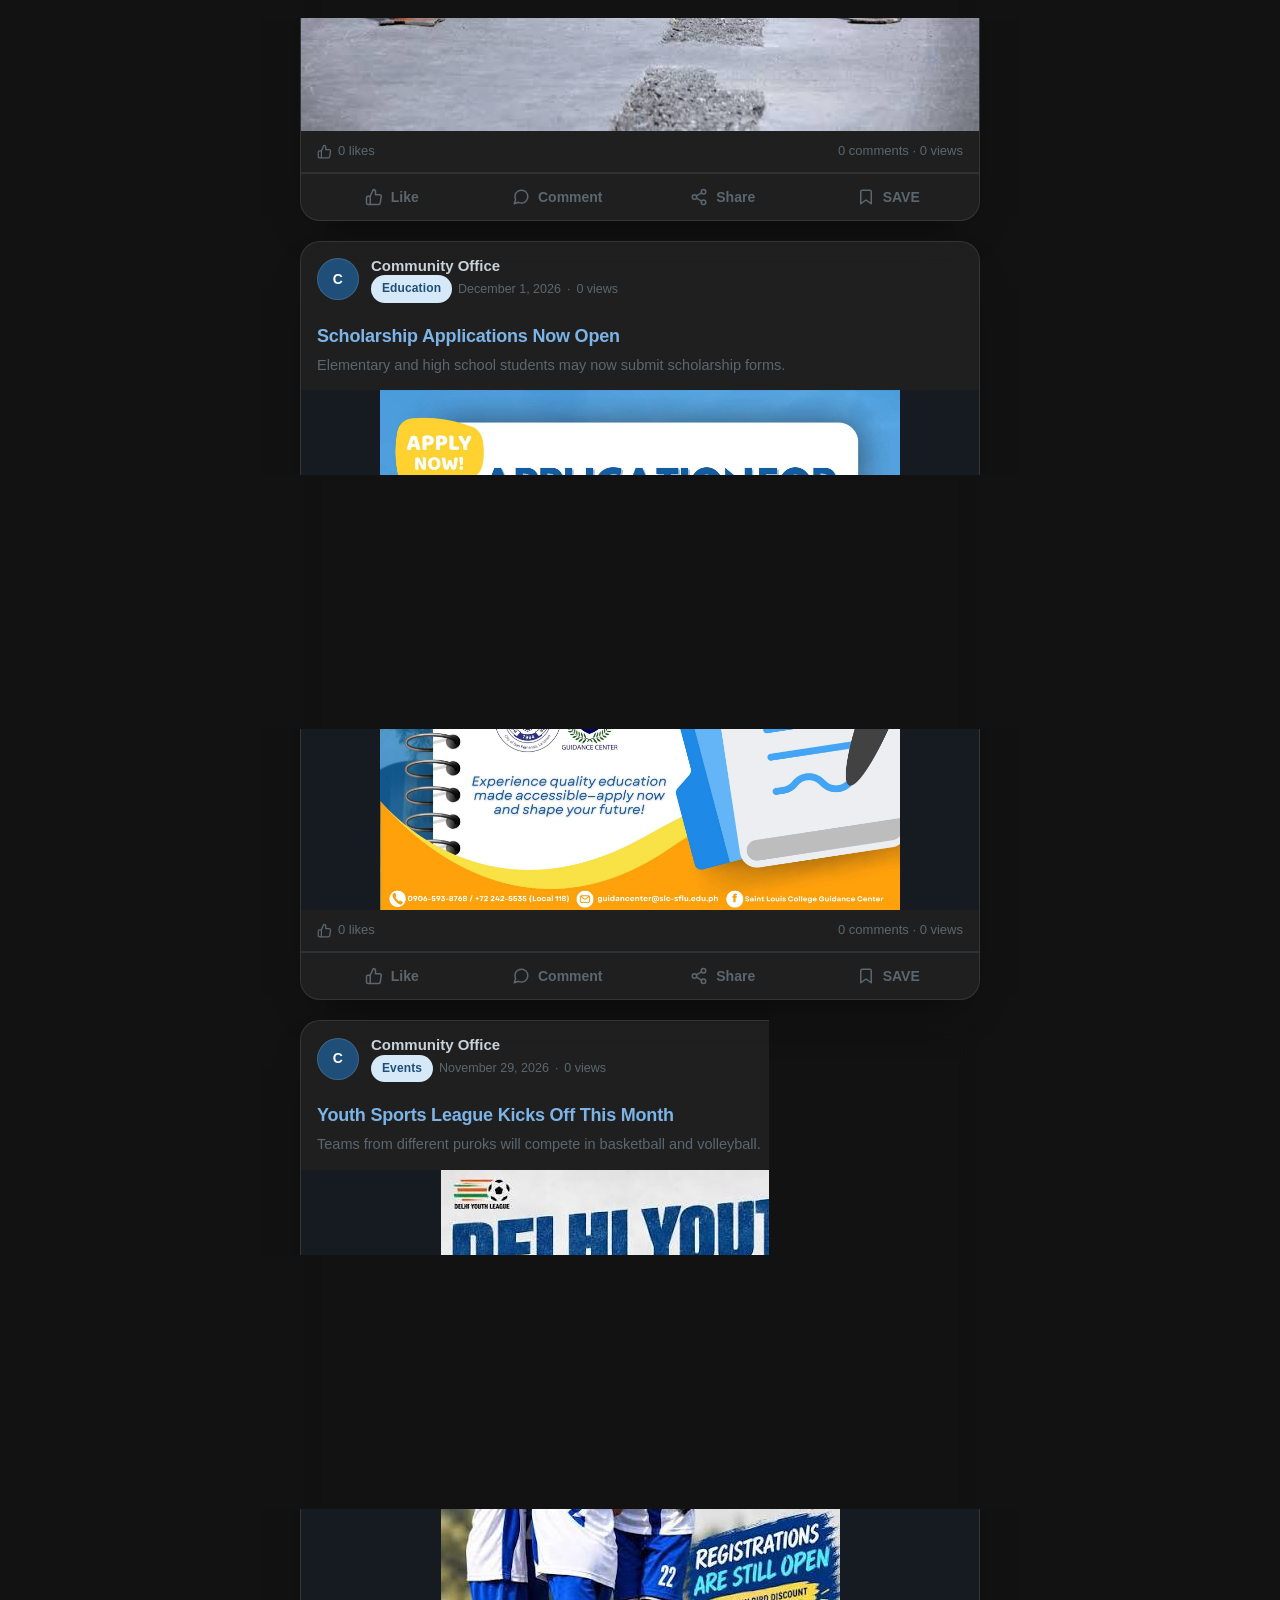
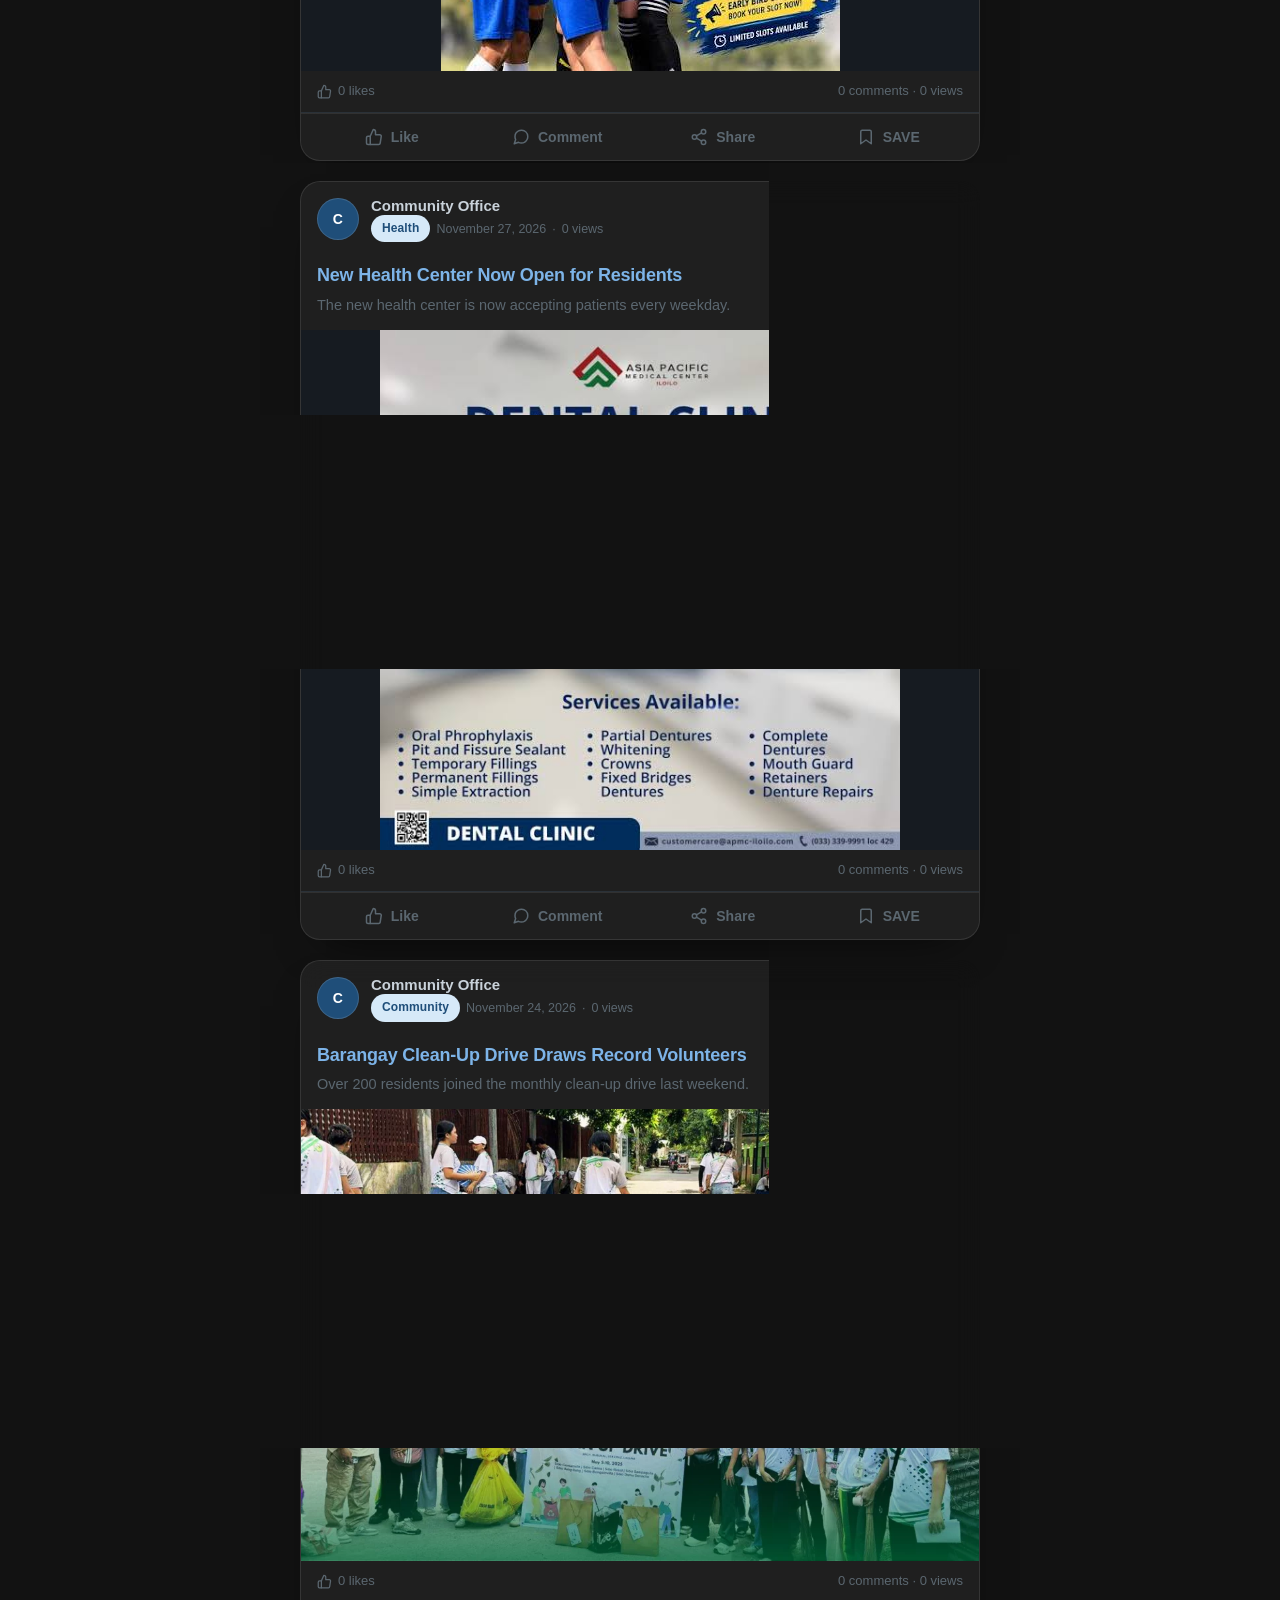
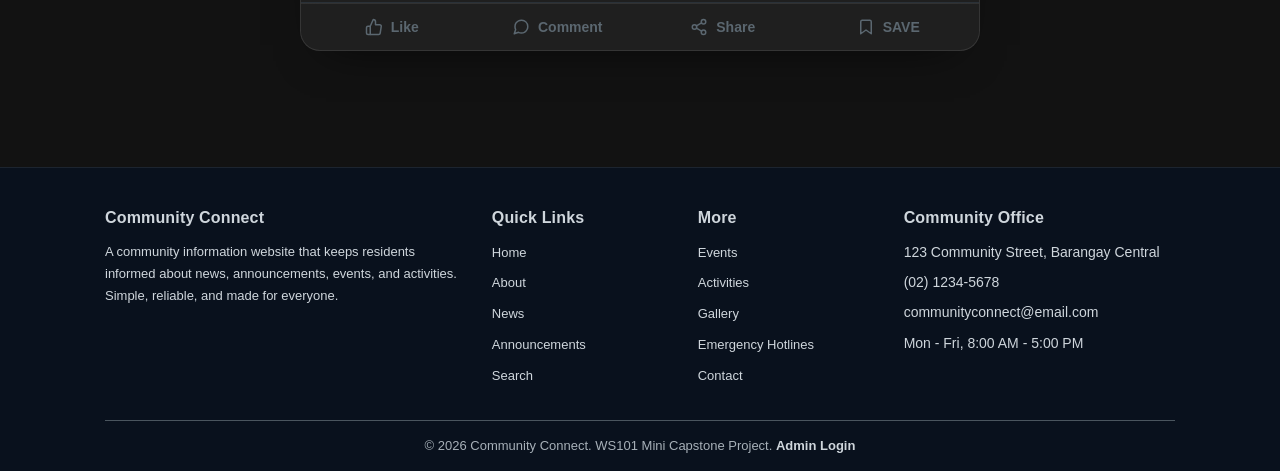
<file: news.html>
<!DOCTYPE html>
<html lang="en">
<head>
  <meta charset="UTF-8">
  <meta name="viewport" content="width=device-width, initial-scale=1.0">
  <title>Community Connect | News</title>
  <meta name="description" content="Read the latest community news articles and never miss an important update from your barangay.">
  <meta name="theme-color" content="#1f4e79">
  <link rel="canonical" href="https://communityconnect.example/news.html">
  <meta property="og:type" content="website">
  <meta property="og:site_name" content="Community Connect">
  <meta property="og:title" content="Community Connect | News">
  <meta property="og:description" content="Read the latest community news articles and never miss an important update from your barangay.">
  <meta property="og:url" content="https://communityconnect.example/news.html">
  <meta property="og:image" content="https://communityconnect.example/icons/icon-512.png">
  <meta name="twitter:card" content="summary">
  <meta name="twitter:title" content="Community Connect | News">
  <meta name="twitter:description" content="Read the latest community news articles and never miss an important update from your barangay.">
  <meta name="twitter:image" content="https://communityconnect.example/icons/icon-512.png">
  <link rel="stylesheet" href="css/style.css">
  <meta name="theme-color" content="#1f4e79">
  <link rel="manifest" href="manifest.json">
  <script>try{document.documentElement.setAttribute("data-theme",localStorage.getItem("communityTheme")==="light"?"light":"dark")}catch(e){}</script>
  <script type="application/ld+json">
  {
    "@context": "https://schema.org",
    "@type": "BreadcrumbList",
    "itemListElement": [
      { "@type": "ListItem", "position": 1, "name": "Home", "item": "https://communityconnect.example/index.html" },
      { "@type": "ListItem", "position": 2, "name": "News", "item": "https://communityconnect.example/news.html" }
    ]
  }
  </script>
</head>
<body class="app-body">
  <a class="skip-link" href="#mainContent">Skip to main content</a>

  <div class="topbar">
    <div class="container">
      <span>Community Office: (02) 1234-5678</span>
      <span>communityconnect@email.com</span>
      <span id="userAuthArea">
        <a href="user-login.html">User Login</a> | <a href="register.html">Register</a>
      </span>
    </div>
  </div>

  <header class="site-header">
    <div class="container">
      <a href="index.html" class="logo">
        <div class="logo-mark">CC</div>
        <div class="logo-text">Community Connect<span>News &amp; Announcements</span></div>
      </a>
      <button class="nav-toggle" id="navToggle" aria-label="Open menu">&#9776;</button>
      <nav class="main-nav" id="mainNav">
        <ul>
          <li><a href="index.html">HOME</a></li>
          <li><a href="about.html">ABOUT</a></li>
          <li><a href="news.html" class="active" aria-current="page">NEWS</a></li>
          <li><a href="announcements.html">ANNOUNCEMENTS</a></li>
          <li><a href="events.html">EVENTS</a></li>
          <li><a href="activities.html">ACTIVITIES</a></li>
          <li><a href="gallery.html">GALLERY</a></li>
          <li><a href="search.html">SEARCH</a></li>
          <li><a href="news-ai.html">AI ASSISTANT</a></li>
          <li><a href="contact.html">CONTACT</a></li>
        </ul>
      </nav>
    </div>
  </header>

  <section class="page-header" id="mainContent" tabindex="-1">
    <div class="container">
      <h1>Community News</h1>
      <p>Read the latest stories and updates from the community.</p>
      <p class="breadcrumb"> <a href="index.html">Home</a> / <span>News</span></p>
    </div>
  </section>

  <section class="section">
    <div class="container">

      <!-- Search + filters -->
      <div class="toolbar news-toolbar">
        <div class="search-box">
          <label for="newsSearch" class="hidden">Search Community News</label>
          <input type="text" id="newsSearch" placeholder="Search Community News (title or category)">
        </div>
        <select id="newsCatFilter" class="filter-select" aria-label="Filter news by category">
          <option value="All">All Categories</option>
          <option value="Community">Community</option>
          <option value="Events">Events</option>
          <option value="Health">Health</option>
          <option value="Education">Education</option>
          <option value="Public Notice">Public Notice</option>
        </select>
        <select id="newsDateFilter" class="filter-select" aria-label="Filter news by date">
          <option value="all">Any Date</option>
          <option value="7">Last 7 Days</option>
          <option value="30">Last 30 Days</option>
          <option value="year">This Year</option>
        </select>
        <span class="meta" id="newsCount"></span>
        <div class="news-actions">
          <button class="btn btn-small" id="newsBookmarkToggle" type="button" aria-label="Toggle bookmarks">⭐ My Saved</button>
          <button class="btn btn-small" id="newsShareBtn" type="button" aria-label="Share page">🔗 Share</button>
        </div>
      </div>

      <!-- News feed is filled by JavaScript -->
      <div id="newsList" class="feed-list news-feed"></div>

      <div class="empty-state" id="newsEmpty" style="display:none;">
        <p>No news found. Please try another search.</p>
      </div>

    </div>
  </section>

  <footer class="site-footer">
    <div class="container">
      <div class="footer-grid">
        <div>
          <h4>Community Connect</h4>
          <p>A community information website that keeps residents informed
             about news, announcements, events, and activities. Simple,
             reliable, and made for everyone.</p>
        </div>
        <div>
          <h4>Quick Links</h4>
          <ul>
            <li><a href="index.html">Home</a></li>
            <li><a href="about.html">About</a></li>
            <li><a href="news.html">News</a></li>
            <li><a href="announcements.html">Announcements</a></li>
            <li><a href="search.html">Search</a></li>
          </ul>
        </div>
        <div>
          <h4>More</h4>
          <ul>
            <li><a href="events.html">Events</a></li>
            <li><a href="activities.html">Activities</a></li>
            <li><a href="gallery.html">Gallery</a></li>
            <li><a href="contact.html">Contact</a></li>
          </ul>
        </div>
        <div>
          <h4>Community Office</h4>
          <ul>
            <li>123 Community Street, Barangay Central</li>
            <li>(02) 1234-5678</li>
            <li>communityconnect@email.com</li>
            <li>Mon - Fri, 8:00 AM - 5:00 PM</li>
          </ul>
        </div>
      </div>
      <div class="footer-bottom">
        &copy; 2026 Community Connect. WS101 Mini Capstone Project.
        <a href="admin-login.html">Admin Login</a>
      </div>
    </div>
  </footer>

  <script src="js/script.js"></script>
</body>
</html>
</file>
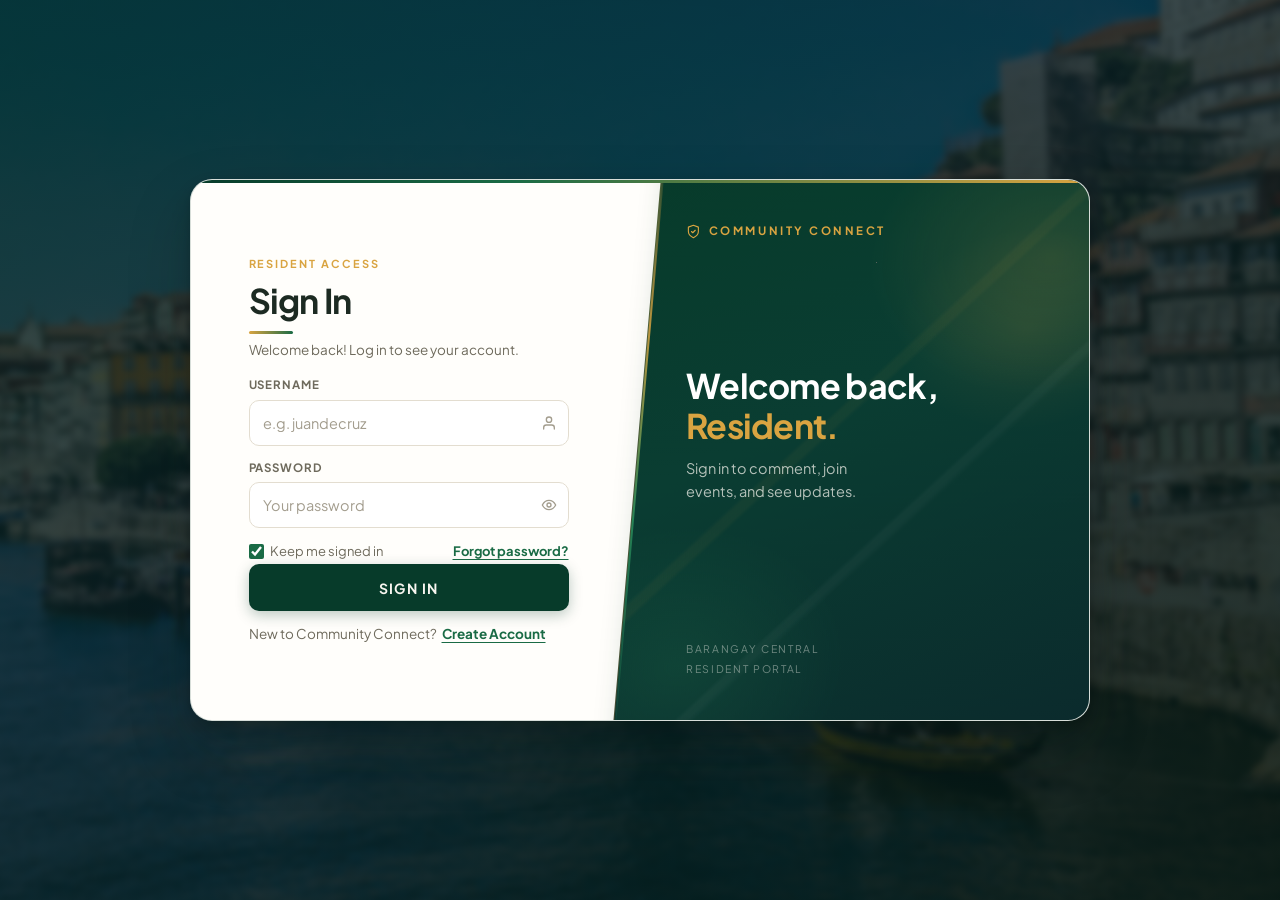
<file: official-dashboard.html>
<!DOCTYPE html>
<html lang="en">
<head>
  <meta charset="UTF-8">
  <meta name="viewport" content="width=device-width, initial-scale=1.0">
  <title>Community Connect | Barangay Official Dashboard</title>
  <meta name="description" content="Barangay Official dashboard - review and print certificate requests and read community updates.">
  <link rel="stylesheet" href="css/style.css">
  <meta name="theme-color" content="#1f4e79">
  <link rel="manifest" href="manifest.json">
  <script>try{document.documentElement.setAttribute("data-theme",localStorage.getItem("communityTheme")==="light"?"light":"dark")}catch(e){}</script>
</head>
<body class="official-body">
  <a class="skip-link" href="#mainContent">Skip to main content</a>

  <!-- Official top header -->
  <header class="admin-header">
    <div class="logo">
      <img class="logo-mark-img" src="images/logo.svg" alt="" width="48" height="48">
      <div class="logo-text">Community Connect<span>Barangay Official</span></div>
    </div>
    <div class="admin-user">
      <button class="duty-toggle" id="officialDutyToggle" type="button" aria-pressed="false">
        <span class="duty-dot" aria-hidden="true"></span>
        <span class="duty-label">Off Duty</span>
      </button>
      <div class="notif-wrap">
        <button class="notif-bell" id="officialNotifBtn" type="button" aria-label="Notifications">
          <svg viewBox="0 0 24 24" width="18" height="18" fill="none" stroke="currentColor" stroke-width="2" stroke-linecap="round" stroke-linejoin="round" aria-hidden="true" focusable="false"><path d="M18 8a6 6 0 0 0-12 0c0 7-3 9-3 9h18s-3-2-3-9"/><path d="M13.73 21a2 2 0 0 1-3.46 0"/></svg>
          <span class="notif-dot" id="officialNotifDot" hidden></span>
        </button>
        <div class="notif-panel hidden" id="officialNotifPanel">
          <div class="notif-panel-head">
            <strong>NOTIFICATIONS</strong>
            <button class="notif-sound" id="officialSoundToggle" type="button" aria-pressed="true" title="Alert sound on">
              <svg viewBox="0 0 24 24" width="15" height="15" fill="none" stroke="currentColor" stroke-width="2" stroke-linecap="round" stroke-linejoin="round" aria-hidden="true" focusable="false"><path d="M11 5 6 9H2v6h4l5 4V5z"/><path d="M15.5 8.5a5 5 0 0 1 0 7"/></svg>
            </button>
            <button class="notif-mark-all" type="button">MARK ALL READ</button>
            <button class="notif-view-all" type="button">VIEW ALL</button>
          </div>
          <div class="notif-filter-tabs">
            <button class="notif-filter active" data-filter="all" type="button">All</button>
            <button class="notif-filter" data-filter="incident" type="button">Incidents</button>
            <button class="notif-filter" data-filter="certificate" type="button">Certificates</button>
          </div>
          <div class="notif-panel-list" id="officialNotifList"></div>
        </div>
      </div>
      <div class="header-account">
        <button class="header-account-btn" id="officialAccountBtn" type="button" aria-haspopup="true" aria-expanded="false" aria-label="Account menu">
          <span class="admin-avatar" id="officialHeaderAvatar">O</span>
          <span class="header-account-name">
            <span id="officialHeaderName">Official</span>
            <svg class="header-account-caret" viewBox="0 0 24 24" width="12" height="12" fill="none" stroke="currentColor" stroke-width="2.4" stroke-linecap="round" stroke-linejoin="round" aria-hidden="true" focusable="false"><polyline points="6 9 12 15 18 9"/></svg>
          </span>
        </button>
        <div class="header-account-menu hidden" id="officialAccountMenu">
          <div class="account-menu-head">
            <span class="account-menu-avatar" id="officialMenuAvatar">O</span>
            <div class="account-menu-id">
              <strong id="officialMenuName">Official</strong>
              <span class="account-menu-email" id="officialMenuEmail">official@community.ph</span>
            </div>
          </div>
          <button class="header-account-item" id="officialAccountProfile" type="button">
            <svg viewBox="0 0 24 24" width="15" height="15" fill="none" stroke="currentColor" stroke-width="2" stroke-linecap="round" stroke-linejoin="round" aria-hidden="true" focusable="false"><path d="M20 21v-2a4 4 0 0 0-4-4H8a4 4 0 0 0-4 4v2"/><circle cx="12" cy="7" r="4"/></svg>
            My Profile
          </button>
          <button class="header-account-item" id="officialAccountSettings" type="button">
            <svg viewBox="0 0 24 24" width="15" height="15" fill="none" stroke="currentColor" stroke-width="2" stroke-linecap="round" stroke-linejoin="round" aria-hidden="true" focusable="false"><circle cx="12" cy="12" r="3"/><path d="M19.4 15a1.65 1.65 0 0 0 .33 1.82l.06.06a2 2 0 1 1-2.83 2.83l-.06-.06a1.65 1.65 0 0 0-1.82-.33 1.65 1.65 0 0 0-1 1.51V21a2 2 0 0 1-4 0v-.09A1.65 1.65 0 0 0 9 19.4a1.65 1.65 0 0 0-1.82.33l-.06.06a2 2 0 1 1-2.83-2.83l.06-.06a1.65 1.65 0 0 0 .33-1.82 1.65 1.65 0 0 0-1.51-1H3a2 2 0 0 1 0-4h.09A1.65 1.65 0 0 0 4.6 9a1.65 1.65 0 0 0-.33-1.82l-.06-.06a2 2 0 1 1 2.83-2.83l.06.06a1.65 1.65 0 0 0 1.82.33H9a1.65 1.65 0 0 0 1-1.51V3a2 2 0 0 1 4 0v.09a1.65 1.65 0 0 0 1 1.51 1.65 1.65 0 0 0 1.82-.33l.06-.06a2 2 0 1 1 2.83 2.83l-.06.06a1.65 1.65 0 0 0-.33 1.82V9a1.65 1.65 0 0 0 1.51 1H21a2 2 0 0 1 0 4h-.09a1.65 1.65 0 0 0-1.51 1z"/></svg>
            Settings
          </button>
          <div class="header-account-sep"></div>
          <button class="header-account-item header-account-signout" id="officialAccountLogout" type="button">
            <svg viewBox="0 0 24 24" width="15" height="15" fill="none" stroke="currentColor" stroke-width="2" stroke-linecap="round" stroke-linejoin="round" aria-hidden="true" focusable="false"><path d="M9 21H5a2 2 0 0 1-2-2V5a2 2 0 0 1 2-2h4"/><polyline points="16 17 21 12 16 7"/><line x1="21" y1="12" x2="9" y2="12"/></svg>
            Sign Out
          </button>
        </div>
      </div>
      <button class="admin-nav-toggle" id="officialNavToggle" type="button" aria-label="Open menu">&#9776;</button>
    </div>
  </header>

  <div class="admin-layout">

    <!-- Official side navigation -->
    <nav class="admin-sidebar" id="officialSidebar">
      <span class="sidebar-label">Overview</span>
      <a href="#dashboard" class="active" aria-current="page" data-osection="dashboard"><span class="side-icon" aria-hidden="true"><svg viewBox="0 0 24 24" fill="none" stroke="currentColor" stroke-width="2" stroke-linecap="round" stroke-linejoin="round" focusable="false"><rect x="3" y="3" width="7" height="9"/><rect x="14" y="3" width="7" height="5"/><rect x="14" y="12" width="7" height="9"/><rect x="3" y="16" width="7" height="5"/></svg></span>DASHBOARD</a>
      <span class="sidebar-label">Barangay Services</span>
      <a href="#requests" data-osection="requests"><span class="side-icon" aria-hidden="true"><svg viewBox="0 0 24 24" fill="none" stroke="currentColor" stroke-width="2" stroke-linecap="round" stroke-linejoin="round" focusable="false"><path d="M14 2H6a2 2 0 0 0-2 2v16a2 2 0 0 0 2 2h12a2 2 0 0 0 2-2V8z"/><polyline points="14 2 14 8 20 8"/><line x1="8" y1="13" x2="16" y2="13"/><line x1="8" y1="17" x2="13" y2="17"/></svg></span>CERTIFICATE REQUESTS</a>
      <a href="#incidents" data-osection="incidents"><span class="side-icon" aria-hidden="true"><svg viewBox="0 0 24 24" fill="none" stroke="currentColor" stroke-width="2" stroke-linecap="round" stroke-linejoin="round" focusable="false"><path d="M10.29 3.86 1.82 18a2 2 0 0 0 1.71 3h16.94a2 2 0 0 0 1.71-3L13.71 3.86a2 2 0 0 0-3.42 0z"/><line x1="12" y1="9" x2="12" y2="13"/><line x1="12" y1="17" x2="12.01" y2="17"/></svg></span>INCIDENT REPORTS</a>
      <span class="sidebar-label">Community</span>
      <a href="#feed" data-osection="feed"><span class="side-icon" aria-hidden="true"><svg viewBox="0 0 24 24" fill="none" stroke="currentColor" stroke-width="2" stroke-linecap="round" stroke-linejoin="round" focusable="false"><path d="M4 4h16a2 2 0 0 1 2 2v9a2 2 0 0 1-2 2H8l-4 4V6a2 2 0 0 1 2-2z"/><circle cx="9" cy="11" r="1"/><circle cx="13" cy="11" r="1"/><circle cx="17" cy="11" r="1"/></svg></span>COMMUNITY FEED</a>
      <a href="#news" data-osection="news"><span class="side-icon" aria-hidden="true"><svg viewBox="0 0 24 24" fill="none" stroke="currentColor" stroke-width="2" stroke-linecap="round" stroke-linejoin="round" focusable="false"><path d="M4 22h16a2 2 0 0 0 2-2V4a2 2 0 0 0-2-2H8a2 2 0 0 0-2 2v16a2 2 0 0 1-2 2Zm0 0a2 2 0 0 1-2-2v-9c0-1.1.9-2 2-2h2"/><path d="M18 14h-8"/><path d="M15 18h-5"/><path d="M10 6h8v4h-8V6Z"/></svg></span>COMMUNITY NEWS</a>
      <a href="#announcements" data-osection="announcements"><span class="side-icon" aria-hidden="true"><svg viewBox="0 0 24 24" fill="none" stroke="currentColor" stroke-width="2" stroke-linecap="round" stroke-linejoin="round" focusable="false"><path d="m3 11 18-5v12L3 14v-3z"/><path d="M11.6 16.8a3 3 0 1 1-5.8-1.6"/></svg></span>ANNOUNCEMENTS</a>
      <a href="#events" data-osection="events"><span class="side-icon" aria-hidden="true"><svg viewBox="0 0 24 24" fill="none" stroke="currentColor" stroke-width="2" stroke-linecap="round" stroke-linejoin="round" focusable="false"><rect x="3" y="4" width="18" height="18" rx="2" ry="2"/><line x1="16" y1="2" x2="16" y2="6"/><line x1="8" y1="2" x2="8" y2="6"/><line x1="3" y1="10" x2="21" y2="10"/></svg></span>UPCOMING EVENTS</a>
      <a href="#activities" data-osection="activities"><span class="side-icon" aria-hidden="true"><svg viewBox="0 0 24 24" fill="none" stroke="currentColor" stroke-width="2" stroke-linecap="round" stroke-linejoin="round" focusable="false"><path d="M16 21v-2a4 4 0 0 0-4-4H6a4 4 0 0 0-4 4v2"/><circle cx="9" cy="7" r="4"/><path d="M22 21v-2a4 4 0 0 0-3-3.87"/><path d="M16 3.13a4 4 0 0 1 0 7.75"/></svg></span>ACTIVITIES</a>
      <a href="#gallery" data-osection="gallery"><span class="side-icon" aria-hidden="true"><svg viewBox="0 0 24 24" fill="none" stroke="currentColor" stroke-width="2" stroke-linecap="round" stroke-linejoin="round" focusable="false"><rect x="3" y="3" width="18" height="18" rx="2" ry="2"/><circle cx="9" cy="9" r="2"/><path d="m21 15-3.086-3.086a2 2 0 0 0-2.828 0L6 21"/></svg></span>GALLERY</a>
      <span class="sidebar-label">Website</span>
      <a href="index.html" class="sidebar-back"><span class="side-icon" aria-hidden="true"><svg viewBox="0 0 24 24" fill="none" stroke="currentColor" stroke-width="2" stroke-linecap="round" stroke-linejoin="round" focusable="false"><path d="M19 12H5"/><path d="m12 19-7-7 7-7"/></svg></span>BACK TO WEBSITE</a>
    </nav>

    <!-- Official main content -->
    <main class="admin-main" id="mainContent" tabindex="-1">

      <!-- ===== DASHBOARD / OVERVIEW ===== -->
      <section id="sectionOffDashboard">
        <h1 class="admin-page-title" id="offWelcome">Welcome!</h1>
        <p class="admin-page-sub" id="offRole">Barangay Official</p>

        <div class="stats-grid">
          <div class="stat-card st-orange">
            <span class="stat-icon" aria-hidden="true"><svg viewBox="0 0 24 24" fill="none" stroke="currentColor" stroke-width="2" stroke-linecap="round" stroke-linejoin="round" focusable="false"><circle cx="12" cy="12" r="10"/><polyline points="12 6 12 12 16 14"/></svg></span>
            <div class="stat-info">
              <span class="stat-number" id="statOffPending">0</span>
              <span class="stat-label">Pending Requests</span>
            </div>
          </div>
          <div class="stat-card st-blue">
            <span class="stat-icon" aria-hidden="true"><svg viewBox="0 0 24 24" fill="none" stroke="currentColor" stroke-width="2" stroke-linecap="round" stroke-linejoin="round" focusable="false"><path d="M14 2H6a2 2 0 0 0-2 2v16a2 2 0 0 0 2 2h12a2 2 0 0 0 2-2V8z"/><polyline points="14 2 14 8 20 8"/></svg></span>
            <div class="stat-info">
              <span class="stat-number" id="statOffReady">0</span>
              <span class="stat-label">Ready to Print</span>
            </div>
          </div>
          <div class="stat-card st-green">
            <span class="stat-icon" aria-hidden="true"><svg viewBox="0 0 24 24" fill="none" stroke="currentColor" stroke-width="2" stroke-linecap="round" stroke-linejoin="round" focusable="false"><polyline points="20 6 9 17 4 12"/></svg></span>
            <div class="stat-info">
              <span class="stat-number" id="statOffReleased">0</span>
              <span class="stat-label">Released Certificates</span>
            </div>
          </div>
          <div class="stat-card st-navy">
            <span class="stat-icon" aria-hidden="true"><svg viewBox="0 0 24 24" fill="none" stroke="currentColor" stroke-width="2" stroke-linecap="round" stroke-linejoin="round" focusable="false"><path d="M22 12h-4l-3 9L9 3l-3 9H2"/></svg></span>
            <div class="stat-info">
              <span class="stat-number" id="statOffTotal">0</span>
              <span class="stat-label">Total Requests</span>
            </div>
          </div>
          <div class="stat-card st-red">
            <span class="stat-icon" aria-hidden="true"><svg viewBox="0 0 24 24" fill="none" stroke="currentColor" stroke-width="2" stroke-linecap="round" stroke-linejoin="round" focusable="false"><path d="M10.29 3.86 1.82 18a2 2 0 0 0 1.71 3h16.94a2 2 0 0 0 1.71-3L13.71 3.86a2 2 0 0 0-3.42 0z"/><line x1="12" y1="9" x2="12" y2="13"/><line x1="12" y1="17" x2="12.01" y2="17"/></svg></span>
            <div class="stat-info">
              <span class="stat-number" id="statOffIncidents">0</span>
              <span class="stat-label">Active Incidents</span>
            </div>
          </div>
        </div>

        <h2 class="admin-page-title sub-heading">Quick Actions</h2>
        <div class="quick-actions">
          <button type="button" class="quick-action" onclick="showOfficialSection('incidents')">
            <span class="qa-icon qa-red" aria-hidden="true"><svg viewBox="0 0 24 24" width="18" height="18" fill="none" stroke="currentColor" stroke-width="2" stroke-linecap="round" stroke-linejoin="round" focusable="false"><path d="M10.29 3.86 1.82 18a2 2 0 0 0 1.71 3h16.94a2 2 0 0 0 1.71-3L13.71 3.86a2 2 0 0 0-3.42 0z"/><line x1="12" y1="9" x2="12" y2="13"/><line x1="12" y1="17" x2="12.01" y2="17"/></svg></span>
            <span>Incident Reports</span>
          </button>
          <button type="button" class="quick-action" onclick="showOfficialSection('requests')">
            <span class="qa-icon qa-green" aria-hidden="true"><svg viewBox="0 0 24 24" width="18" height="18" fill="none" stroke="currentColor" stroke-width="2" stroke-linecap="round" stroke-linejoin="round" focusable="false"><path d="M14 2H6a2 2 0 0 0-2 2v16a2 2 0 0 0 2 2h12a2 2 0 0 0 2-2V8z"/><polyline points="14 2 14 8 20 8"/></svg></span>
            <span>Certificate Requests</span>
          </button>
          <button type="button" class="quick-action" onclick="showOfficialSection('feed')">
            <span class="qa-icon qa-blue" aria-hidden="true"><svg viewBox="0 0 24 24" width="18" height="18" fill="none" stroke="currentColor" stroke-width="2" stroke-linecap="round" stroke-linejoin="round" focusable="false"><path d="M4 4h16a2 2 0 0 1 2 2v9a2 2 0 0 1-2 2H8l-4 4V6a2 2 0 0 1 2-2z"/><line x1="8" y1="10" x2="16" y2="10"/></svg></span>
            <span>Community Feed</span>
          </button>
          <a class="quick-action" href="index.html">
            <span class="qa-icon qa-navy" aria-hidden="true"><svg viewBox="0 0 24 24" width="18" height="18" fill="none" stroke="currentColor" stroke-width="2" stroke-linecap="round" stroke-linejoin="round" focusable="false"><circle cx="12" cy="12" r="10"/><line x1="2" y1="12" x2="22" y2="12"/><path d="M12 2a15.3 15.3 0 0 1 4 10 15.3 15.3 0 0 1-4 10 15.3 15.3 0 0 1-4-10 15.3 15.3 0 0 1 4-10z"/></svg></span>
            <span>View Website</span>
          </a>
        </div>

        <div class="form-box">
          <h3 class="mb-20">Incident Response</h3>
          <div class="kpi-row">
            <div class="kpi-card">
              <span class="kpi-num" id="kpiIncidentOpen">0</span>
              <span class="kpi-label">Open Incidents</span>
            </div>
            <div class="kpi-card kpi-warn">
              <span class="kpi-num" id="kpiIncidentEscalated">0</span>
              <span class="kpi-label">Escalated</span>
            </div>
            <div class="kpi-card kpi-ok">
              <span class="kpi-num" id="kpiIncidentResponse">—</span>
              <span class="kpi-label">Avg Response Time</span>
            </div>
          </div>
          <p class="settings-help">Incidents by type</p>
          <div id="chartIncidentTypes" class="bar-chart"></div>
        </div>

        <div class="overview-columns">
          <div class="form-box">
            <h3 class="mb-20">Recent Incident Reports</h3>
            <div id="offRecentIncidents">
              <p class="meta">Loading...</p>
            </div>
          </div>

          <div class="form-box">
            <h3 class="mb-20">Recent Certificate Requests</h3>
            <div id="offRecentRequests">
              <p class="meta">Loading...</p>
            </div>
          </div>
        </div>

        <div class="form-box lf-widget">
          <div class="lf-head">
            <h3>Lost &amp; Found</h3>
            <button type="button" class="btn btn-small" onclick="showOfficialSection('feed')">VIEW ALL</button>
          </div>
          <div id="offLostFound"><p class="meta">Loading...</p></div>
        </div>
      </section>

      <!-- ===== CERTIFICATE REQUESTS ===== -->
      <section id="sectionOffRequests" class="hidden">
        <h1 class="admin-page-title">Certificate Requests</h1>
        <p class="admin-page-sub">Review, approve, and print the certificates requested by residents.</p>

        <div class="table-toolbar">
          <label for="requestsSearch" class="hidden">Search requests</label>
          <input type="text" id="requestsSearch" class="table-search" placeholder="Search requests..." autocomplete="off">
          <select id="requestsStatusFilter" class="filter-select" aria-label="Filter by status">
            <option value="all">All Statuses</option>
            <option value="pending">Pending</option>
            <option value="ready">Ready for Pickup</option>
            <option value="released">Released</option>
            <option value="rejected">Rejected</option>
          </select>
          <select id="requestsTypeFilter" class="filter-select" aria-label="Filter by certificate type">
            <option value="all">All Types</option>
            <option value="indigency">Barangay Certificate of Indigency</option>
            <option value="clearance">Barangay Clearance</option>
            <option value="residency">Certificate of Residency</option>
            <option value="goodmoral">Certificate of Good Moral Character</option>
            <option value="business">Barangay Business Clearance</option>
          </select>
          <label class="filter-date">From <input type="date" id="requestsFrom"></label>
          <label class="filter-date">To <input type="date" id="requestsTo"></label>
          <button type="button" class="btn btn-small btn-success" id="requestsBulkReady">MARK SELECTED READY</button>
          <button type="button" class="btn btn-small" id="exportReleasedBtn">EXPORT LOG</button>
          <span class="table-count" id="requestsTableCount" aria-live="polite"></span>
        </div>

        <div class="table-wrap">
          <table class="data-table">
            <thead>
              <tr>
                <th class="table-check"></th>
                <th>Reference No.</th>
                <th>Resident</th>
                <th>Certificate</th>
                <th>Date Requested</th>
                <th>Status</th>
                <th>Actions</th>
              </tr>
            </thead>
            <tbody id="requestsTableBody">
              <!-- Filled by JavaScript -->
            </tbody>
          </table>
        </div>
      </section>

      <!-- ===== INCIDENT REPORTS ===== -->
      <section id="sectionOffIncidents" class="hidden">
        <h1 class="admin-page-title">Incident Reports</h1>
        <p class="admin-page-sub">Accidents and emergencies reported by residents of your barangay. Respond promptly.</p>

        <div class="table-toolbar">
          <label for="incidentsSearch" class="hidden">Search incident reports</label>
          <input type="text" id="incidentsSearch" class="table-search" placeholder="Search incident reports..." autocomplete="off">
          <select id="incidentsStatusFilter" class="filter-select" aria-label="Filter by status">
            <option value="all">All Statuses</option>
            <option value="reported">Reported</option>
            <option value="responding">Responding</option>
            <option value="resolved">Resolved</option>
          </select>
          <select id="incidentsSeverityFilter" class="filter-select" aria-label="Filter by severity">
            <option value="all">All Severities</option>
            <option value="high">High</option>
            <option value="medium">Medium</option>
            <option value="low">Low</option>
          </select>
          <label class="filter-date">From <input type="date" id="incidentsFrom"></label>
          <label class="filter-date">To <input type="date" id="incidentsTo"></label>
          <button type="button" class="btn btn-small" id="exportIncidentsBtn">EXPORT CSV</button>
          <span class="table-count" id="incidentsTableCount" aria-live="polite"></span>
        </div>

        <div class="table-wrap">
          <table class="data-table">
            <thead>
              <tr>
                <th>Reference No.</th>
                <th>Reported By</th>
                <th>Incident</th>
                <th>Severity</th>
                <th>Location</th>
                <th>Status</th>
                <th>Actions</th>
              </tr>
            </thead>
            <tbody id="incidentsTableBody">
              <!-- Filled by JavaScript -->
            </tbody>
          </table>
        </div>
      </section>

      <!-- ===== COMMUNITY FEED (Lost & Found + shares) ===== -->
      <section id="sectionOffFeed" class="hidden">
        <h1 class="admin-page-title">Community Feed</h1>
        <p class="admin-page-sub">Lost &amp; found items and community posts shared by residents.</p>

        <div class="community-feed-head">
          <div class="filter-buttons community-feed-chips">
            <button type="button" class="filter-btn active" data-feed-kind="all" onclick="setCommunityFeedFilter('all')">ALL</button>
            <button type="button" class="filter-btn" data-feed-kind="lost" onclick="setCommunityFeedFilter('lost')">LOST</button>
            <button type="button" class="filter-btn" data-feed-kind="found" onclick="setCommunityFeedFilter('found')">FOUND</button>
            <button type="button" class="filter-btn" data-feed-kind="share" onclick="setCommunityFeedFilter('share')">SHARED</button>
          </div>
          <span class="table-count" id="communityFeedCount" aria-live="polite"></span>
        </div>
        <div class="feed-list" id="offPostsFeed">
          <!-- Filled by JavaScript -->
        </div>
      </section>

      <!-- ===== COMMUNITY NEWS (Facebook-style feed) ===== -->
      <section id="sectionOffNews" class="hidden">
        <h1 class="admin-page-title">Community News</h1>
        <p class="admin-page-sub">Latest articles posted by the community office.</p>
        <div class="feed-list" id="dashNewsList">
          <!-- Filled by JavaScript -->
        </div>
      </section>

      <!-- ===== ANNOUNCEMENTS (Facebook-style feed) ===== -->
      <section id="sectionOffAnnouncements" class="hidden">
        <h1 class="admin-page-title">Announcements</h1>
        <p class="admin-page-sub">Important notices and public information for residents.</p>
        <div class="feed-list" id="dashAnnouncementsList">
          <!-- Filled by JavaScript -->
        </div>
      </section>

      <!-- ===== UPCOMING EVENTS ===== -->
      <section id="sectionOffEvents" class="hidden">
        <h1 class="admin-page-title">Upcoming Events</h1>
        <p class="admin-page-sub">Dates, times, and locations of community events.</p>
        <div class="grid grid-3" id="dashEventsList">
          <!-- Filled by JavaScript -->
        </div>
      </section>

      <!-- ===== COMMUNITY ACTIVITIES (Facebook-style feed) ===== -->
      <section id="sectionOffActivities" class="hidden">
        <h1 class="admin-page-title">Community Activities</h1>
        <p class="admin-page-sub">Programs and activities you can join.</p>
        <div class="feed-list" id="dashActivitiesList">
          <!-- Filled by JavaScript -->
        </div>
      </section>

      <!-- ===== GALLERY ===== -->
      <section id="sectionOffGallery" class="hidden">
        <h1 class="admin-page-title">Gallery</h1>
        <p class="admin-page-sub">Photos from community events and activities.</p>
        <div class="gallery-grid" id="dashGalleryGrid">
          <!-- Filled by JavaScript -->
        </div>
      </section>

      <!-- ===== MY PROFILE ===== -->
      <section id="sectionOffProfile" class="hidden profile-page">
        <h1 class="admin-page-title">My Profile</h1>
        <p class="admin-page-sub">Update your name, photo, contact details, and password.</p>

        <div class="form-box has-close profile-card">
          <button type="button" class="circle-close-btn" id="offProfileCloseBtn" aria-label="Close profile" title="Back to dashboard">
            <svg viewBox="0 0 24 24" width="16" height="16" fill="none" stroke="currentColor" stroke-width="2.2" stroke-linecap="round" stroke-linejoin="round" aria-hidden="true" focusable="false"><line x1="18" y1="6" x2="6" y2="18"/><line x1="6" y1="6" x2="18" y2="18"/></svg>
          </button>
          <div class="alert alert-success" id="offProfileSuccess">
            Your profile has been saved successfully.
          </div>
          <div class="alert alert-error" id="offProfileError">
            Please check the form.
          </div>

          <form id="officialProfileForm" novalidate>
            <div class="form-group">
              <label>Profile Picture</label>
              <div class="avatar-editor">
                <span class="avatar-preview" id="offProfileAvatarPreview">O</span>
                <div class="avatar-editor-actions">
                  <input type="file" id="offProfileAvatarFile" accept="image/*" class="file-upload">
                  <button type="button" class="btn btn-small btn-danger" id="offProfileAvatarRemove">REMOVE PHOTO</button>
                  <p class="meta">Choose a photo from your device - it is cropped to a square and saved in your browser.</p>
                </div>
              </div>
            </div>

            <div class="form-row">
              <div class="form-group">
                <label for="offProfileName">Full Name</label>
                <input type="text" id="offProfileName" placeholder="e.g. Maria Santos" maxlength="60">
              </div>
              <div class="form-group">
                <label for="offProfileUsername">Username</label>
                <input type="text" id="offProfileUsername" readonly>
                <p class="meta">Username cannot be changed here. Ask the admin to rename it.</p>
              </div>
            </div>

            <div class="form-row">
              <div class="form-group">
                <label for="offProfileBarangay">Barangay</label>
                <input type="text" id="offProfileBarangay" readonly>
              </div>
              <div class="form-group">
                <label for="offProfileEmail">Email</label>
                <input type="email" id="offProfileEmail" placeholder="office@email.com">
              </div>
            </div>

            <div class="form-group">
              <label for="offProfilePhone">Phone</label>
              <input type="text" id="offProfilePhone" placeholder="09XX-XXX-XXXX">
            </div>

            <p class="profile-section-label">Change Password</p>

            <div class="form-row">
              <div class="form-group">
                <label for="offProfileNewPassword">New Password (optional)</label>
                <input type="password" id="offProfileNewPassword" placeholder="Leave blank to keep current password">
              </div>
              <div class="form-group">
                <label for="offProfileConfirmPassword">Confirm New Password</label>
                <input type="password" id="offProfileConfirmPassword" placeholder="Type the new password again">
              </div>
            </div>

            <div class="profile-actions">
              <button type="submit" class="btn btn-success">SAVE PROFILE</button>
            </div>
          </form>
        </div>
      </section>

    </main>
  </div>

  <script src="js/script.js"></script>
</body>
</html>
</file>
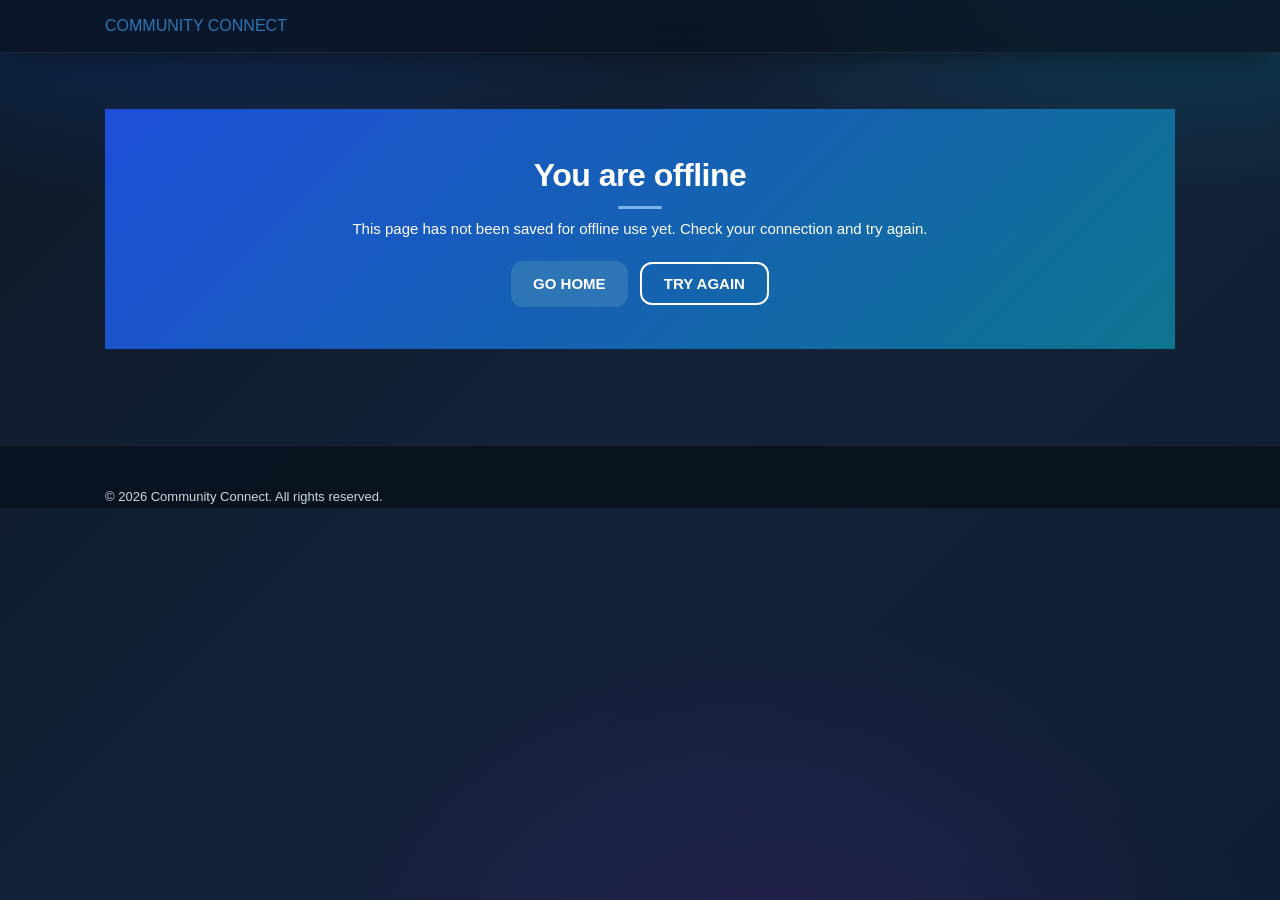
<file: offline.html>
<!DOCTYPE html>
<html lang="en">
<head>
  <meta charset="UTF-8">
  <meta name="viewport" content="width=device-width, initial-scale=1.0">
  <meta name="robots" content="noindex">
  <title>Offline | Community Connect</title>
  <link rel="stylesheet" href="css/style.css">
</head>
<body class="app-body">
  <a class="skip-link" href="#mainContent">Skip to main content</a>

  <header class="site-header">
    <div class="container header-inner">
      <a href="index.html" class="brand">COMMUNITY CONNECT</a>
    </div>
  </header>

  <main id="mainContent" tabindex="-1">
    <section class="section">
      <div class="container">
        <div class="page-header" style="text-align:center;">
          <h1>You are offline</h1>
          <p style="margin-top:8px;">This page has not been saved for offline use yet. Check your connection and try again.</p>
          <p style="margin-top:20px;">
            <a href="index.html" class="btn">GO HOME</a>
            <button type="button" class="btn btn-outline" id="retryBtn" style="margin-left:8px;">TRY AGAIN</button>
          </p>
        </div>
      </div>
    </section>
  </main>

  <footer class="site-footer">
    <div class="container">
      <p>&copy; 2026 Community Connect. All rights reserved.</p>
    </div>
  </footer>

  <script>
    document.getElementById("retryBtn").addEventListener("click", function () {
      location.reload();
    });
  </script>
</body>
</html>
</file>
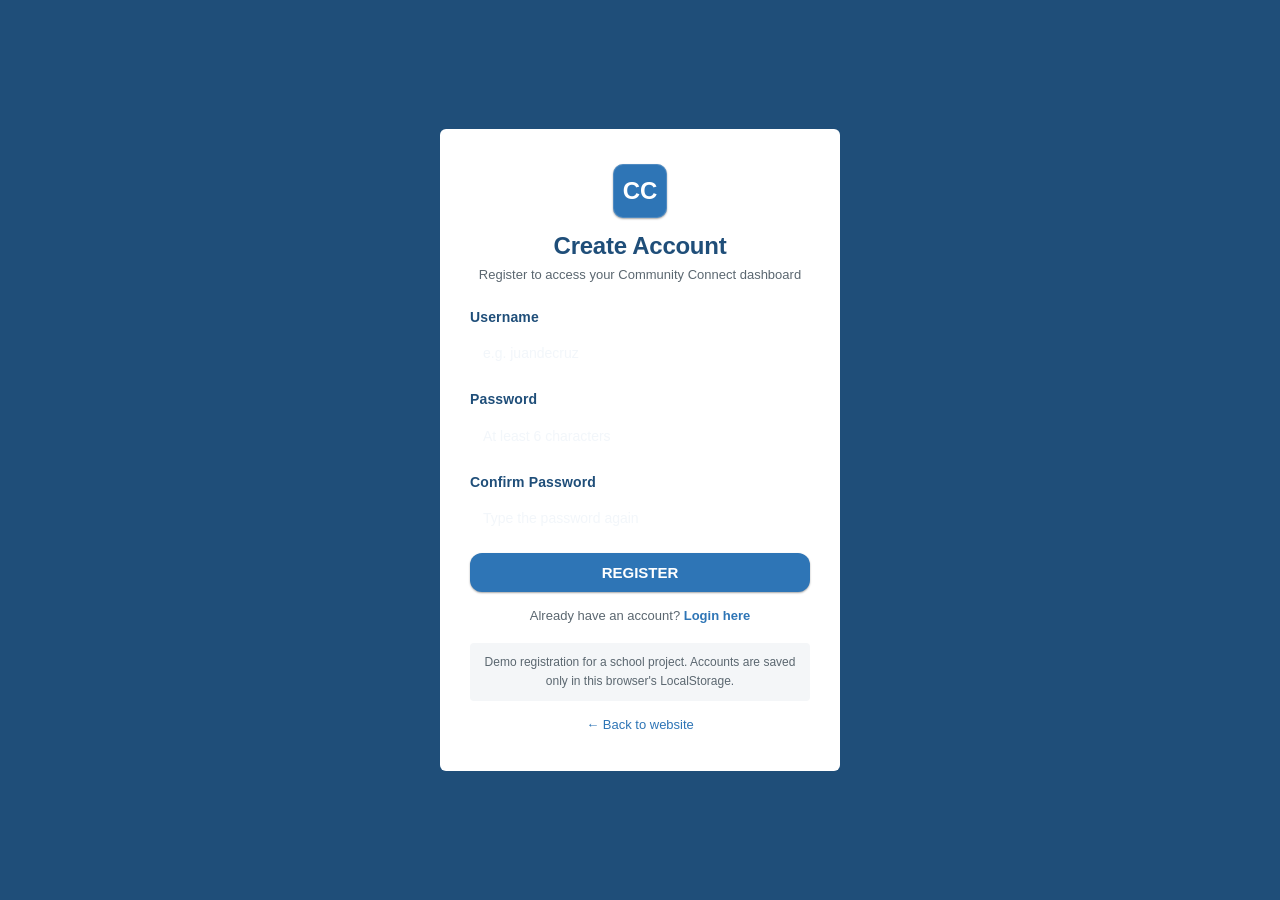
<file: register.html>
<!DOCTYPE html>
<html lang="en">
<head>
  <meta charset="UTF-8">
  <meta name="viewport" content="width=device-width, initial-scale=1.0">
  <title>Community Connect | Register</title>
  <link rel="stylesheet" href="css/style.css">
  <meta name="theme-color" content="#1f4e79">
  <link rel="manifest" href="manifest.json">
  <script>try{document.documentElement.setAttribute("data-theme",localStorage.getItem("communityTheme")==="light"?"light":"dark")}catch(e){}</script>
</head>
<body class="app-body">
  <a class="skip-link" href="#mainContent">Skip to main content</a>

  <div class="login-page">

    <div class="login-box" id="mainContent" tabindex="-1">
      <div class="logo-mark">CC</div>
      <h1>Create Account</h1>
      <p class="login-sub">Register to access your Community Connect dashboard</p>

      <div class="alert alert-error" id="registerError">
        Please fix the errors below and try again.
      </div>
      <div class="alert alert-success" id="registerSuccess">
        Registration successful! Redirecting to login...
      </div>

      <form id="registerForm" novalidate>
        <div class="form-group" id="regGroupUsername">
          <label for="regUsername">Username</label>
          <input type="text" id="regUsername" placeholder="e.g. juandecruz" autocomplete="off">
          <p class="error-message">Username must be at least 3 characters.</p>
        </div>

        <div class="form-group" id="regGroupPassword">
          <label for="regPassword">Password</label>
          <input type="password" id="regPassword" placeholder="At least 6 characters">
          <p class="error-message">Password must be at least 6 characters.</p>
        </div>

        <div class="form-group" id="regGroupConfirm">
          <label for="regConfirm">Confirm Password</label>
          <input type="password" id="regConfirm" placeholder="Type the password again">
          <p class="error-message">Passwords do not match.</p>
        </div>

        <button type="submit" class="btn btn-block">REGISTER</button>
      </form>

      <p class="login-links">Already have an account? <a href="user-login.html">Login here</a></p>

      <div class="login-note">
        Demo registration for a school project. Accounts are saved only in
        this browser's LocalStorage.
      </div>

      <a class="login-back" href="index.html">&larr; Back to website</a>
    </div>

  </div>

  <script src="js/script.js"></script>
</body>
</html>
</file>
<file: css/style.css>
﻿/* ============================================================
   COMMUNITY CONNECT - Main Stylesheet
   WS101 Mini Capstone - Community News & Announcements
   Plain CSS3 only. No frameworks.
   ============================================================ */

/* ---------- 1. COLOR VARIABLES ---------- */
:root {
  --dark-blue: #1f4e79;
  --blue: #2e75b6;
  --light-blue: #d6e9f8;
  --pale-blue: #eef5fc;
  --white: #ffffff;
  --light-gray: #f4f6f8;
  --border-gray: #d9dee3;
  --dark-gray: #333f48;
  --text-gray: #5b6770;
  --danger: #c0392b;
  --success: #1e7e34;
  --warning: #b9770e;
}

/* ---------- 2. RESET / BASE ---------- */
* {
  margin: 0;
  padding: 0;
  box-sizing: border-box;
}

body {
  font-family: -apple-system, BlinkMacSystemFont, "Segoe UI", Roboto, "Helvetica Neue", Arial, sans-serif;
  background-color: var(--light-gray);
  color: var(--dark-gray);
  line-height: 1.6;
  font-size: 16px;
}

a {
  text-decoration: none;
  color: var(--blue);
}

img {
  max-width: 100%;
  display: block;
}

ul {
  list-style: none;
}

h1, h2, h3, h4 {
  color: var(--dark-blue);
  line-height: 1.3;
}

.container {
  width: 100%;
  max-width: 1100px;
  margin: 0 auto;
  padding: 0 15px;
}

/* ---------- 3. TOP BAR ---------- */
.topbar {
  background-color: var(--dark-blue);
  color: var(--white);
  font-size: 13px;
  padding: 6px 0;
}

.topbar .container {
  display: flex;
  justify-content: space-between;
  flex-wrap: wrap;
  gap: 6px;
}

.topbar a {
  color: var(--light-blue);
}

/* ---------- 4. HEADER / NAVIGATION ---------- */
.site-header {
  background-color: var(--white);
  border-bottom: 3px solid var(--blue);
  position: sticky;
  top: 0;
  z-index: 100;
}

.site-header .container {
  display: flex;
  align-items: center;
  justify-content: space-between;
  padding-top: 12px;
  padding-bottom: 12px;
}

.logo {
  display: flex;
  align-items: center;
  gap: 10px;
}

.logo-mark {
  width: 40px;
  height: 40px;
  background-color: var(--blue);
  color: var(--white);
  border-radius: 6px;
  display: flex;
  align-items: center;
  justify-content: center;
  font-weight: bold;
  font-size: 18px;
}

.logo-text {
  font-size: 20px;
  font-weight: bold;
  color: var(--dark-blue);
}

.logo-text span {
  display: block;
  font-size: 11px;
  font-weight: normal;
  color: var(--text-gray);
}

.main-nav ul {
  display: flex;
  gap: 4px;
}

.main-nav a {
  display: block;
  padding: 8px 10px;
  color: var(--dark-gray);
  font-size: 14px;
  font-weight: bold;
  border-radius: 4px;
  white-space: nowrap;
}

.main-nav a:hover,
.main-nav a.active {
  background-color: var(--light-blue);
  color: var(--dark-blue);
}

/* Hamburger button (hidden on desktop) */
.nav-toggle {
  display: none;
  background-color: var(--blue);
  border: none;
  color: var(--white);
  font-size: 22px;
  width: 40px;
  height: 40px;
  border-radius: 4px;
  cursor: pointer;
}

/* ---------- 5. HERO ---------- */
.hero {
  background-color: var(--dark-blue);
  color: var(--white);
  padding: 70px 0;
  text-align: center;
}

.hero h1 {
  color: var(--white);
  font-size: 40px;
  margin-bottom: 12px;
}

.hero p {
  font-size: 18px;
  color: var(--light-blue);
  max-width: 700px;
  margin: 0 auto 25px;
}

.hero-buttons .btn {
  margin: 0 6px;
}

/* ---------- 6. BUTTONS ---------- */
.btn {
  display: inline-block;
  background-color: var(--blue);
  color: var(--white);
  padding: 10px 20px;
  border: none;
  border-radius: 6px;
  font-size: 15px;
  font-weight: bold;
  cursor: pointer;
  text-align: center;
  box-shadow: 0 1px 2px rgba(16, 42, 67, 0.16);
  transition: background-color 0.2s, transform 0.15s, box-shadow 0.15s;
}

.btn:hover {
  background-color: var(--dark-blue);
  transform: translateY(-1px);
  box-shadow: 0 3px 8px rgba(16, 42, 67, 0.22);
}

.btn:active {
  transform: translateY(0);
  box-shadow: 0 1px 2px rgba(16, 42, 67, 0.16);
}

.btn-light {
  background-color: var(--white);
  color: var(--dark-blue);
}

.btn-light:hover {
  background-color: var(--light-blue);
}

.btn-outline {
  background-color: transparent;
  border: 2px solid var(--white);
  color: var(--white);
}

.btn-outline:hover {
  background-color: var(--white);
  color: var(--dark-blue);
}

.btn-danger {
  background-color: var(--danger);
}

.btn-danger:hover {
  background-color: #96281b;
}

.btn-success {
  background-color: var(--success);
}

.btn-success:hover {
  background-color: #155d27;
}

.btn-small {
  padding: 6px 12px;
  font-size: 13px;
}

.btn-block {
  display: block;
  width: 100%;
}

/* ---------- 7. SECTIONS ---------- */
.section {
  padding: 50px 0;
}

.section-white {
  background-color: var(--white);
}

.section-blue {
  background-color: var(--pale-blue);
}

.section-title {
  text-align: center;
  margin-bottom: 8px;
  font-size: 28px;
}

.section-subtitle {
  text-align: center;
  color: var(--text-gray);
  margin-bottom: 30px;
  font-size: 15px;
}

/* ---------- 8. PAGE HEADER (inner pages) ---------- */
.page-header {
  background-color: var(--dark-blue);
  color: var(--white);
  padding: 40px 0;
  text-align: center;
}

.page-header h1 {
  color: var(--white);
  font-size: 32px;
  margin-bottom: 6px;
}

.page-header p {
  color: var(--light-blue);
  font-size: 15px;
}

.breadcrumb {
  font-size: 13px;
  color: var(--light-blue);
  margin-top: 8px;
}

.breadcrumb a {
  color: var(--white);
}

/* ---------- 9. CARDS / GRIDS ---------- */
.grid {
  display: grid;
  gap: 20px;
}

.grid-2 { grid-template-columns: repeat(2, 1fr); }
.grid-3 { grid-template-columns: repeat(3, 1fr); }
.grid-4 { grid-template-columns: repeat(4, 1fr); }

.card {
  background-color: var(--white);
  border: 1px solid var(--border-gray);
  border-radius: 6px;
  overflow: hidden;
}

.card-image {
  width: 100%;
  height: 180px;
  object-fit: cover;
}

/* Home card video: same 180px slot, ratio preserved, centered on dark frame */
.card-video {
  display: block;
  width: 100%;
  height: 180px;
  object-fit: contain;
  background-color: #000;
}

.card-media:has(.card-video) {
  background-color: #000;
}

.card-body {
  padding: 16px;
}

.card-body h3 {
  font-size: 18px;
  margin-bottom: 8px;
}

.card-body p {
  font-size: 14px;
  color: var(--text-gray);
  margin-bottom: 10px;
}

.card-footer {
  padding: 12px 16px;
  border-top: 1px solid var(--border-gray);
  display: flex;
  justify-content: space-between;
  align-items: center;
  flex-wrap: wrap;
  gap: 8px;
}

/* ---------- 10. META / BADGES ---------- */
.meta {
  font-size: 13px;
  color: var(--text-gray);
  margin-bottom: 6px;
}

.badge {
  display: inline-block;
  padding: 3px 10px;
  border-radius: 3px;
  font-size: 12px;
  font-weight: bold;
  background-color: var(--light-blue);
  color: var(--dark-blue);
}

.badge-green {
  background-color: #d4efdf;
  color: var(--success);
}

.badge-orange {
  background-color: #fdebd0;
  color: var(--warning);
}

.badge-red {
  background-color: #fadbd8;
  color: var(--danger);
}

/* ---------- 11. QUICK LINKS (Home) ---------- */
.quick-links {
  display: grid;
  grid-template-columns: repeat(4, 1fr);
  gap: 15px;
}

.quick-link {
  background-color: var(--white);
  border: 1px solid var(--border-gray);
  border-top: 4px solid var(--blue);
  border-radius: 6px;
  padding: 20px 15px;
  text-align: center;
  transition: background-color 0.2s;
}

.quick-link:hover {
  background-color: var(--pale-blue);
}

.quick-link .ql-icon {
  font-size: 28px;
  display: block;
  margin-bottom: 8px;
}

.quick-link h4 {
  font-size: 15px;
}

.quick-link p {
  font-size: 12px;
  color: var(--text-gray);
}

/* ---------- 12. FEATURE / INFO STRIP ---------- */
.features {
  display: grid;
  grid-template-columns: repeat(3, 1fr);
  gap: 20px;
}

.feature {
  text-align: center;
  padding: 20px;
}

.feature .feature-icon {
  width: 60px;
  height: 60px;
  background-color: var(--light-blue);
  color: var(--dark-blue);
  border-radius: 50%;
  display: flex;
  align-items: center;
  justify-content: center;
  font-size: 26px;
  margin: 0 auto 12px;
}

.feature h3 {
  font-size: 17px;
  margin-bottom: 6px;
}

.feature p {
  font-size: 14px;
  color: var(--text-gray);
}

/* ---------- 13. SEARCH / FILTER BAR ---------- */
.toolbar {
  background-color: var(--white);
  border: 1px solid var(--border-gray);
  border-radius: 6px;
  padding: 15px;
  margin-bottom: 25px;
  display: flex;
  gap: 12px;
  flex-wrap: wrap;
  align-items: center;
}

.search-box {
  flex: 1;
  min-width: 220px;
}

.search-box input {
  width: 100%;
  padding: 10px 12px;
  border: 1px solid var(--border-gray);
  border-radius: 4px;
  font-size: 14px;
}

.filter-buttons {
  display: flex;
  gap: 8px;
  flex-wrap: wrap;
}

.filter-btn {
  background-color: var(--light-gray);
  border: 1px solid var(--border-gray);
  color: var(--dark-gray);
  padding: 8px 14px;
  border-radius: 4px;
  font-size: 13px;
  font-weight: bold;
  cursor: pointer;
}

.filter-btn:hover,
.filter-btn.active {
  background-color: var(--blue);
  border-color: var(--blue);
  color: var(--white);
}

/* ---------- 14. LIST ITEM (news / announcements rows) ---------- */
.list-item {
  background-color: var(--white);
  border: 1px solid var(--border-gray);
  border-radius: 6px;
  padding: 18px;
  margin-bottom: 15px;
  display: flex;
  gap: 18px;
  align-items: flex-start;
}

.list-item > img {
  width: 160px;
  height: 110px;
  object-fit: cover;
  border-radius: 4px;
  flex-shrink: 0;
}

/* Video thumb in a news list row: same 160x110 slot, ratio kept, black frame */
.list-thumb-video {
  width: 160px;
  height: 110px;
  object-fit: contain;
  background-color: #000;
  border-radius: 4px;
  flex-shrink: 0;
}

.list-item .item-content {
  flex: 1;
}

.list-item h3 {
  font-size: 19px;
  margin-bottom: 6px;
}

.list-item .item-desc {
  font-size: 14px;
  color: var(--text-gray);
  margin-bottom: 8px;
}

.item-actions {
  display: flex;
  gap: 8px;
  margin-top: 10px;
  flex-wrap: wrap;
}

/* ---------- 15. EVENT COUNTDOWN ---------- */
.countdown {
  display: flex;
  gap: 10px;
  justify-content: center;
  margin-top: 12px;
}

.countdown-box {
  background-color: var(--dark-blue);
  color: var(--white);
  border-radius: 4px;
  padding: 8px 10px;
  min-width: 60px;
  text-align: center;
}

.countdown-box .number {
  display: block;
  font-size: 22px;
  font-weight: bold;
}

.countdown-box .label {
  font-size: 11px;
  color: var(--light-blue);
}

.countdown-done {
  color: var(--success);
  font-weight: bold;
  font-size: 14px;
}

/* ---------- 16. EVENT / ACTIVITY DETAILS ---------- */
.detail-row {
  font-size: 14px;
  margin-bottom: 4px;
}

.detail-row strong {
  color: var(--dark-blue);
}

/* ---------- 17. GALLERY ---------- */
.gallery-grid {
  display: grid;
  grid-template-columns: repeat(3, 1fr);
  gap: 15px;
}

.gallery-item {
  position: relative;
  cursor: pointer;
  border: 1px solid var(--border-gray);
  border-radius: 6px;
  overflow: hidden;
  background-color: var(--white);
}

.gallery-item img {
  width: 100%;
  height: 220px;
  object-fit: cover;
}

.gallery-item .caption {
  padding: 10px 12px;
  font-size: 13px;
  color: var(--text-gray);
}

.gallery-item:hover img {
  opacity: 0.85;
}

/* Lightbox overlay */
.lightbox {
  display: none;
  position: fixed;
  top: 0;
  left: 0;
  width: 100%;
  height: 100%;
  background-color: rgba(0, 0, 0, 0.85);
  z-index: 1000;
  align-items: center;
  justify-content: center;
  flex-direction: column;
  padding: 20px;
}

.lightbox.open {
  display: flex;
}

.lightbox img {
  max-width: 90%;
  max-height: 75vh;
  border-radius: 4px;
}

.lightbox-caption {
  color: var(--white);
  margin-top: 12px;
  font-size: 15px;
}

.lightbox-close {
  position: absolute;
  top: 15px;
  right: 25px;
  background: none;
  border: none;
  color: var(--white);
  font-size: 36px;
  cursor: pointer;
  line-height: 1;
}

.lightbox-nav {
  position: absolute;
  top: 50%;
  transform: translateY(-50%);
  background-color: rgba(255, 255, 255, 0.2);
  border: none;
  color: var(--white);
  font-size: 30px;
  width: 50px;
  height: 50px;
  border-radius: 50%;
  cursor: pointer;
}

.lightbox-prev { left: 20px; }
.lightbox-next { right: 20px; }

/* ---------- 18. FORMS ---------- */
.form-group {
  margin-bottom: 16px;
}

.form-group label {
  display: block;
  font-size: 14px;
  font-weight: bold;
  color: var(--dark-blue);
  margin-bottom: 6px;
}

.form-group input,
.form-group select,
.form-group textarea {
  width: 100%;
  padding: 10px 12px;
  border: 1px solid var(--border-gray);
  border-radius: 4px;
  font-size: 14px;
  font-family: -apple-system, BlinkMacSystemFont, "Segoe UI", Roboto, "Helvetica Neue", Arial, sans-serif;
  background-color: var(--white);
}

.form-group input:focus,
.form-group select:focus,
.form-group textarea:focus {
  outline: none;
  border-color: var(--blue);
  background-color: var(--pale-blue);
}

.form-group textarea {
  min-height: 120px;
  resize: vertical;
}

.form-row {
  display: grid;
  grid-template-columns: 1fr 1fr;
  gap: 15px;
}

.error-message {
  color: var(--danger);
  font-size: 13px;
  margin-top: 4px;
  display: none;
}

.form-group.invalid input,
.form-group.invalid select,
.form-group.invalid textarea {
  border-color: var(--danger);
}

.form-group.invalid .error-message {
  display: block;
}

.form-box {
  background-color: var(--white);
  border: 1px solid var(--border-gray);
  border-radius: 10px;
  padding: 24px;
  box-shadow: 0 1px 3px rgba(16, 42, 67, 0.06);
}

.form-box h3 {
  font-size: 16px;
  color: var(--dark-blue);
}

/* ---------- 19. ALERTS / MESSAGES ---------- */
.alert {
  padding: 12px 15px;
  border-radius: 4px;
  font-size: 14px;
  margin-bottom: 15px;
  display: none;
}

.alert.show { display: block; }

.alert-success {
  background-color: #d4efdf;
  color: var(--success);
  border: 1px solid #a9dfc4;
}

.alert-error {
  background-color: #fadbd8;
  color: var(--danger);
  border: 1px solid #f5b7b1;
}

.alert-info {
  background-color: var(--light-blue);
  color: var(--dark-blue);
  border: 1px solid #aed6f1;
}

/* ---------- 20. CONTACT INFO ---------- */
.contact-info {
  display: grid;
  grid-template-columns: repeat(2, 1fr);
  gap: 15px;
}

.info-box {
  background-color: var(--white);
  border: 1px solid var(--border-gray);
  border-left: 4px solid var(--blue);
  border-radius: 4px;
  padding: 16px;
}

.info-box h4 {
  font-size: 15px;
  margin-bottom: 4px;
}

.info-box p {
  font-size: 14px;
  color: var(--text-gray);
}

/* ---------- 21. ABOUT PAGE ---------- */
.about-text {
  background-color: var(--white);
  border: 1px solid var(--border-gray);
  border-radius: 6px;
  padding: 25px;
  margin-bottom: 20px;
}

.about-text h2 {
  font-size: 22px;
  margin-bottom: 10px;
}

.about-text p {
  font-size: 15px;
  color: var(--text-gray);
  margin-bottom: 10px;
}

.team-card {
  background-color: var(--white);
  border: 1px solid var(--border-gray);
  border-radius: 6px;
  padding: 20px;
  text-align: center;
}

.team-avatar {
  width: 70px;
  height: 70px;
  background-color: var(--blue);
  color: var(--white);
  border-radius: 50%;
  display: flex;
  align-items: center;
  justify-content: center;
  font-size: 26px;
  font-weight: bold;
  margin: 0 auto 10px;
}

.team-card h4 { font-size: 16px; }
.team-card p { font-size: 13px; color: var(--text-gray); }

/* ---------- 22. FOOTER ---------- */
.site-footer {
  background-color: var(--dark-gray);
  color: #cfd6dc;
  padding: 40px 0 0;
  font-size: 14px;
  margin-top: 40px;
}

.footer-grid {
  display: grid;
  grid-template-columns: 2fr 1fr 1fr 1.5fr;
  gap: 25px;
  padding-bottom: 25px;
}

.site-footer h4 {
  color: var(--white);
  font-size: 16px;
  margin-bottom: 12px;
}

.site-footer p {
  font-size: 13px;
  line-height: 1.7;
}

.site-footer ul li {
  margin-bottom: 8px;
}

.site-footer ul a {
  color: #cfd6dc;
  font-size: 13px;
}

.site-footer ul a:hover {
  color: var(--white);
}

.footer-bottom {
  border-top: 1px solid #4a555e;
  padding: 15px 0;
  text-align: center;
  font-size: 13px;
  color: #a7b0b8;
}

.footer-bottom a {
  color: var(--light-blue);
  font-weight: bold;
}

/* ---------- 23. ADMIN LOGIN PAGE ---------- */
.login-page {
  min-height: 100vh;
  background-color: var(--dark-blue);
  display: flex;
  align-items: center;
  justify-content: center;
  padding: 20px;
}

.login-box {
  background-color: var(--white);
  border-radius: 6px;
  width: 100%;
  max-width: 400px;
  padding: 35px 30px;
  text-align: center;
}

.login-box .logo-mark {
  margin: 0 auto 12px;
  width: 54px;
  height: 54px;
  font-size: 24px;
}

.login-box h1 {
  font-size: 24px;
  margin-bottom: 4px;
}

.login-box .login-sub {
  font-size: 13px;
  color: var(--text-gray);
  margin-bottom: 20px;
}

.login-box .form-group {
  text-align: left;
}

.login-note {
  margin-top: 16px;
  font-size: 12px;
  color: var(--text-gray);
  background-color: var(--light-gray);
  padding: 10px;
  border-radius: 4px;
}

.login-back {
  display: block;
  margin-top: 14px;
  font-size: 13px;
}

/* ---------- 24. ADMIN LAYOUT ---------- */
.admin-body,
.user-body {
  background-color: var(--light-gray);
  min-height: 100vh;
}

.admin-header {
  background-color: var(--dark-blue);
  color: var(--white);
  padding: 0 20px;
  display: flex;
  align-items: center;
  justify-content: space-between;
  height: 60px;
  position: sticky;
  top: 0;
  z-index: 200;
  box-shadow: 0 2px 10px rgba(16, 42, 67, 0.35);
}

.admin-header .logo {
  display: inline-flex;
  align-items: center;
  gap: 9px;
}

.admin-header .logo-text {
  color: var(--white);
  font-size: 17px;
  font-weight: 800;
  letter-spacing: -0.01em;
}

.admin-header .logo-text span {
  color: var(--light-blue);
  font-weight: 600;
  opacity: 0.9;
}

.admin-user {
  display: flex;
  align-items: center;
  gap: 10px;
  font-size: 14px;
}

/* Username pill in the top header */
.admin-user > span:not(.admin-avatar) {
  background-color: rgba(255, 255, 255, 0.14);
  padding: 6px 14px;
  border-radius: 999px;
  font-size: 13px;
  font-weight: bold;
}

/* Round avatar in the top header */
.admin-avatar {
  width: 34px;
  height: 34px;
  border-radius: 50%;
  background-color: var(--white);
  color: var(--dark-blue);
  display: flex;
  align-items: center;
  justify-content: center;
  font-weight: bold;
  font-size: 15px;
  flex-shrink: 0;
}

.admin-nav-toggle {
  display: none;
  background: none;
  border: 2px solid var(--white);
  color: var(--white);
  font-size: 18px;
  width: 38px;
  height: 38px;
  border-radius: 10px;
  cursor: pointer;
  transition: background-color var(--dur-fast, 0.18s) ease;
}
.admin-nav-toggle:hover {
  background-color: rgba(255, 255, 255, 0.14);
}

/* ---- Header account menu (click name -> Log out) ---- */
.header-account {
  position: relative;
  align-self: stretch;
  display: flex;
  align-items: center;
}

.header-account-btn {
  display: flex;
  align-items: center;
  gap: 8px;
  padding: 2px;
  border: 0;
  background: none;
  cursor: pointer;
  color: var(--white);
  font-family: inherit;
  border-radius: 999px;
}

.header-account-btn:focus-visible {
  outline: 2px solid var(--light-blue);
  outline-offset: 2px;
}

.header-account-name {
  display: inline-flex;
  align-items: center;
  gap: 6px;
  background-color: rgba(255, 255, 255, 0.14);
  padding: 6px 12px;
  border-radius: 999px;
  font-size: 13px;
  font-weight: bold;
  transition: background-color var(--dur-fast, 0.18s) ease;
}

.header-account-btn:hover .header-account-name {
  background-color: rgba(255, 255, 255, 0.24);
}

.header-account-name #adminHeaderName,
.header-account-name #dashHeaderName {
  background: none;
  padding: 0;
  font-size: inherit;
}

.header-account-caret {
  opacity: 0.75;
  flex-shrink: 0;
  transition: transform 0.18s ease;
}

.header-account-btn[aria-expanded="true"] .header-account-caret {
  transform: rotate(180deg);
}

.header-account-menu {
  position: absolute;
  top: calc(100% + 8px);
  right: 0;
  min-width: 156px;
  padding: 6px;
  border-radius: 10px;
  background-color: #16324d;
  border: 1px solid rgba(255, 255, 255, 0.16);
  box-shadow: 0 14px 32px rgba(0, 0, 0, 0.28);
  z-index: 70;
}

.header-account-menu.hidden { display: none; }

.header-account-item {
  display: inline-flex;
  align-items: center;
  gap: 9px;
  width: 100%;
  padding: 10px 12px;
  border: 0;
  border-radius: 10px;
  background: none;
  color: #e8f1f9;
  font-family: inherit;
  font-size: 13.5px;
  font-weight: 600;
  text-align: left;
  cursor: pointer;
  transition: background-color var(--dur-fast, 0.18s) ease, color var(--dur-fast) ease;
}

.header-account-item:hover {
  background-color: rgba(255, 255, 255, 0.08);
  color: var(--white);
}

.header-account-sep {
  height: 1px;
  background-color: rgba(255, 255, 255, 0.12);
  margin: 7px 0;
}

.admin-layout {
  display: flex;
  min-height: calc(100vh - 60px);
}

.admin-sidebar {
  width: 232px;
  background-color: var(--dark-gray);
  padding: 14px 0 0;
  flex-shrink: 0;
  display: flex;
  flex-direction: column;
  position: sticky;
  top: 60px;
  align-self: flex-start;
  max-height: calc(100vh - 60px);
  overflow-y: auto;
}

/* Small group titles inside the sidebar */
.sidebar-label:first-child { padding-top: 6px; }

.admin-sidebar a {
  display: inline-flex;
  align-items: center;
  gap: 10px;
  width: 100%;
  margin: 0 10px 3px;
  padding: 10px 13px;
  color: #cfd6dc;
  font-size: 13px;
  font-weight: 700;
  border-radius: 11px;
  text-decoration: none;
  transition: background-color 0.16s ease, color 0.16s ease, box-shadow 0.16s ease;
}

.admin-sidebar a:hover {
  background-color: rgba(255, 255, 255, 0.09);
  color: var(--white);
}

.admin-sidebar a.active {
  background-color: var(--blue);
  color: var(--white);
  box-shadow: var(--shadow-sm), inset 3px 0 0 rgba(255, 255, 255, 0.50);
}

.admin-sidebar a.active .side-icon {
  background-color: var(--white);
  color: var(--dark-blue);
}

.admin-sidebar a.sidebar-back {
  margin-top: auto;
}

/* Letter icon badge inside sidebar links */
.side-icon {
  width: 26px;
  height: 26px;
  border-radius: 8px;
  background-color: rgba(255, 255, 255, 0.14);
  display: inline-flex;
  align-items: center;
  justify-content: center;
  font-size: 12px;
  font-weight: 800;
  flex-shrink: 0;
}

/* Signed-in user block at the bottom of the sidebar */
.sidebar-footer {
  margin-top: auto;
  padding: 14px 16px;
  border-top: 1px solid rgba(255, 255, 255, 0.14);
  display: flex;
  align-items: center;
  gap: 10px;
}

.sidebar-avatar {
  width: 36px;
  height: 36px;
  border-radius: 50%;
  background-color: var(--light-blue);
  color: var(--dark-blue);
  display: flex;
  align-items: center;
  justify-content: center;
  font-weight: bold;
  font-size: 15px;
  flex-shrink: 0;
}

.sidebar-user strong {
  display: block;
  font-size: 13px;
  color: var(--white);
  line-height: 1.3;
}

.sidebar-user span {
  display: block;
  font-size: 11px;
  color: #9aa4ac;
}

.admin-main {
  flex: 1;
  padding: 28px;
  min-width: 0;
}

.admin-page-title {
  font-size: 25px;
  margin-bottom: 20px;
  color: var(--dark-blue);
}

/* Optional subtitle under each dashboard page title */
.admin-page-sub {
  font-size: 14px;
  color: var(--text-gray);
  margin: -14px 0 22px;
}

/* ---------- 25. DASHBOARD STAT CARDS ---------- */
.stats-grid {
  display: grid;
  grid-template-columns: repeat(auto-fit, minmax(180px, 1fr));
  gap: 18px;
  margin-bottom: 28px;
}

.stat-card {
  background-color: var(--white);
  border: 1px solid var(--border-gray);
  border-left: 4px solid var(--blue);
  border-radius: 10px;
  padding: 16px 18px;
  display: flex;
  align-items: center;
  gap: 14px;
  text-align: left;
  box-shadow: 0 1px 3px rgba(16, 42, 67, 0.06);
  transition: transform 0.15s ease, box-shadow 0.15s ease;
}

.stat-card:hover {
  transform: translateY(-3px);
  box-shadow: 0 8px 18px rgba(16, 42, 67, 0.10);
}

/* Letter badge inside each stat card */
.stat-icon {
  width: 44px;
  height: 44px;
  border-radius: 10px;
  display: flex;
  align-items: center;
  justify-content: center;
  font-size: 18px;
  font-weight: bold;
  flex-shrink: 0;
  background-color: #e3edf7;
  color: var(--dark-blue);
}

.stat-card .stat-number {
  font-size: 30px;
  font-weight: bold;
  color: var(--dark-blue);
  display: block;
  line-height: 1.15;
}

.stat-card .stat-label {
  display: block;
  font-size: 11.5px;
  font-weight: bold;
  color: var(--text-gray);
  text-transform: uppercase;
  letter-spacing: 0.06em;
}

/* Color themes for the four cards */
.stat-card.st-orange { border-left-color: #e67e22; }
.stat-card.st-orange .stat-icon { background-color: #fdf0e0; color: #b9770e; }

.stat-card.st-green { border-left-color: var(--success); }
.stat-card.st-green .stat-icon { background-color: #def0e4; color: #1e7e34; }

.stat-card.st-red { border-left-color: var(--danger); }
.stat-card.st-red .stat-icon { background-color: #fbe4e1; color: #b03a2e; }

.stat-card.st-navy { border-left-color: var(--dark-blue); }
.stat-card.st-navy .stat-icon { background-color: #dbe7f4; color: var(--dark-blue); }

/* ---------- 26. ADMIN TABLE ---------- */
.table-wrap {
  background-color: var(--white);
  border: 1px solid var(--border-gray);
  border-radius: 10px;
  overflow-x: auto;
  margin-bottom: 25px;
  box-shadow: 0 1px 3px rgba(16, 42, 67, 0.06);
}

.data-table {
  width: 100%;
  border-collapse: collapse;
  min-width: 600px;
}

.data-table th,
.data-table td {
  padding: 12px 14px;
  text-align: left;
  font-size: 14px;
  border-bottom: 1px solid var(--border-gray);
  vertical-align: middle;
}

.data-table th {
  background-color: var(--dark-blue);
  color: var(--white);
  font-size: 12px;
  letter-spacing: 0.05em;
  text-transform: uppercase;
}

.data-table tbody tr:nth-child(even) td {
  background-color: #fafbfc;
}

.data-table tr:last-child td {
  border-bottom: none;
}

.data-table tr:hover td {
  background-color: var(--pale-blue);
}

.data-table img {
  width: 60px;
  height: 42px;
  object-fit: cover;
  border-radius: 6px;
}

.action-buttons {
  display: flex;
  gap: 6px;
  flex-wrap: wrap;
}

.empty-row {
  text-align: center;
  color: var(--text-gray);
  padding: 25px !important;
}

/* ---------- 27. MODAL ---------- */
.modal-overlay {
  display: none;
  position: fixed;
  top: 0;
  left: 0;
  width: 100%;
  height: 100%;
  background-color: rgba(0, 0, 0, 0.55);
  z-index: 500;
  align-items: center;
  justify-content: center;
  padding: 20px;
}

.modal-overlay.open {
  display: flex;
}

.modal {
  background-color: var(--white);
  border-radius: 6px;
  width: 100%;
  max-width: 520px;
  max-height: 90vh;
  overflow-y: auto;
}

.modal-header {
  background-color: var(--dark-blue);
  color: var(--white);
  padding: 14px 18px;
  display: flex;
  justify-content: space-between;
  align-items: center;
  border-radius: 6px 6px 0 0;
}

.modal-header h3 {
  color: var(--white);
  font-size: 17px;
}

.modal-close {
  background: none;
  border: none;
  color: var(--white);
  font-size: 24px;
  cursor: pointer;
  line-height: 1;
}

.modal-body {
  padding: 20px;
}

.modal-footer {
  padding: 14px 18px;
  border-top: 1px solid var(--border-gray);
  display: flex;
  justify-content: flex-end;
  gap: 10px;
  flex-wrap: wrap;
}

.confirm-text {
  font-size: 15px;
  color: var(--dark-gray);
  margin-bottom: 4px;
}

/* Details modal content */
.detail-modal-title {
  font-size: 20px;
  margin-bottom: 8px;
}

.detail-modal-body {
  font-size: 14px;
  color: var(--text-gray);
}

/* ---------- 28. EMPTY STATE ---------- */
.empty-state {
  text-align: center;
  padding: 40px 20px;
  background-color: var(--white);
  border: 1px dashed var(--border-gray);
  border-radius: 6px;
  color: var(--text-gray);
}

.empty-state p {
  font-size: 15px;
}

/* ---------- 29. UTILITIES ---------- */
.text-center { text-align: center; }
.mt-20 { margin-top: 20px; }
.mb-20 { margin-bottom: 20px; }
.hidden { display: none !important; }

/* ---------- 30. RESPONSIVE DESIGN ---------- */
@media (max-width: 992px) {
  .grid-4 { grid-template-columns: repeat(2, 1fr); }
  .stats-grid { grid-template-columns: repeat(2, 1fr); }
  .footer-grid { grid-template-columns: repeat(2, 1fr); }
  .quick-links { grid-template-columns: repeat(2, 1fr); }
  .features { grid-template-columns: 1fr; }
  .gallery-grid { grid-template-columns: repeat(2, 1fr); }
}

@media (max-width: 768px) {
  /* Mobile navigation */
  .nav-toggle { display: block; }

  .main-nav {
    display: none;
    position: absolute;
    top: 100%;
    left: 0;
    width: 100%;
    background-color: var(--white);
    border-bottom: 3px solid var(--blue);
    box-shadow: 0 4px 8px rgba(0, 0, 0, 0.1);
  }

  .main-nav.open { display: block; }

  .main-nav ul {
    flex-direction: column;
    gap: 0;
    padding: 8px 0;
  }

  .main-nav a {
    padding: 12px 20px;
    border-radius: 0;
    border-bottom: 1px solid var(--light-gray);
  }

  .site-header .container { position: relative; }

  /* Cards become one column */
  .grid-2,
  .grid-3,
  .grid-4,
  .stats-grid,
  .quick-links,
  .gallery-grid,
  .contact-info,
  .form-row {
    grid-template-columns: 1fr;
  }

  .hero { padding: 45px 0; }
  .hero h1 { font-size: 28px; }
  .hero p { font-size: 16px; }

  .section { padding: 35px 0; }
  .section-title { font-size: 23px; }

  .page-header h1 { font-size: 25px; }

  /* Stacked list items */
  .list-item {
    flex-direction: column;
  }

  .list-item > img {
    width: 100%;
    height: 180px;
  }

  /* Admin sidebar becomes slide-in menu */
  .admin-nav-toggle { display: block; }

  .admin-sidebar {
    display: none;
    position: fixed;
    top: 60px;
    left: 0;
    width: 240px;
    height: calc(100vh - 60px);
    max-height: none;
    z-index: 150;
    overflow-y: auto;
  }

  .admin-sidebar.open { display: block; }

  .admin-main { padding: 16px; }

  /* Buttons fit the screen */
  .modal-footer .btn,
  .hero-buttons .btn {
    flex: 1;
    min-width: 120px;
  }

  .footer-grid { grid-template-columns: 1fr; }

  .countdown {
    flex-wrap: wrap;
    justify-content: center;
  }
}

@media (max-width: 480px) {
  .logo-text { font-size: 17px; }
  .hero h1 { font-size: 23px; }
  .btn { padding: 10px 14px; font-size: 14px; }
  .filter-buttons { width: 100%; }
  .filter-btn { flex: 1; }
}

/* ---------- 31. USER ACCOUNT PAGES ---------- */

/* Topbar user links (User Login / Register / My Dashboard) */
.topbar #userAuthArea {
  white-space: nowrap;
}

.topbar #userAuthArea a {
  font-weight: bold;
}

/* Extra links under the login box */
.login-links {
  margin-top: 14px;
  font-size: 13px;
}

.login-links a {
  font-weight: bold;
}

/* Welcome banner on the user dashboard */
.user-welcome {
  background-color: var(--dark-blue);
  border: none;
  border-radius: 10px;
  padding: 26px 28px;
  margin-bottom: 20px;
  box-shadow: 0 4px 14px rgba(31, 78, 121, 0.25);
}

.user-welcome h2 {
  font-size: 21px;
  margin-bottom: 8px;
  color: var(--white);
}

.user-welcome p {
  font-size: 14.5px;
  color: #cddfec;
  line-height: 1.6;
}

/* Notification list rows */
.notif-type {
  display: inline-block;
  padding: 3px 10px;
  border-radius: 3px;
  font-size: 12px;
  font-weight: bold;
  background-color: var(--dark-blue);
  color: var(--white);
}

.notif-new {
  display: inline-block;
  padding: 2px 8px;
  border-radius: 3px;
  font-size: 11px;
  font-weight: bold;
  background-color: var(--danger);
  color: var(--white);
  margin-left: 6px;
}

/* Notification count badge in the sidebar */
.admin-sidebar .badge {
  background-color: var(--danger);
  color: var(--white);
  margin-left: 6px;
  font-size: 11px;
}

/* Dashboard two-column overview boxes */
.overview-columns {
  display: grid;
  grid-template-columns: 1fr 1fr;
  gap: 20px;
  margin-bottom: 20px;
}

@media (max-width: 768px) {
  .overview-columns { grid-template-columns: 1fr; }
}

/* ---------- 32. NEWS AI ASSISTANT (CHAT) ---------- */

.chat-shell {
  max-width: 860px;
  margin: 0 auto;
}

.chat-box {
  background-color: var(--white);
  border: 1px solid var(--border-gray);
  border-radius: 6px;
  overflow: hidden;
}

.chat-top {
  background-color: var(--dark-blue);
  color: var(--white);
  padding: 14px 18px;
  display: flex;
  justify-content: space-between;
  align-items: center;
  gap: 12px;
  flex-wrap: wrap;
}

.chat-top h2 {
  color: var(--white);
  font-size: 18px;
  margin-bottom: 2px;
}

.chat-top p {
  font-size: 12px;
  color: var(--light-blue);
}

.chat-chips {
  padding: 12px 14px;
  display: flex;
  gap: 8px;
  flex-wrap: wrap;
  background-color: var(--pale-blue);
  border-bottom: 1px solid var(--border-gray);
}

.chat-messages {
  height: 420px;
  overflow-y: auto;
  padding: 22px 20px;
  background-color: var(--white);
  display: flex;
  flex-direction: column;
  gap: 22px;
}

.msg {
  display: flex;
  gap: 10px;
  max-width: 100%;
  align-items: flex-start;
}

.msg-avatar {
  width: 30px;
  height: 30px;
  border-radius: 50%;
  background-color: var(--dark-blue);
  color: var(--white);
  display: flex;
  align-items: center;
  justify-content: center;
  font-size: 12px;
  font-weight: bold;
  flex-shrink: 0;
}

.msg-bubble {
  font-size: 14px;
  line-height: 1.65;
}

.msg-bubble p { margin-bottom: 8px; }
.msg-bubble p:last-child { margin-bottom: 0; }

.msg-bubble ul,
.msg-bubble ol {
  margin: 6px 0;
  padding-left: 20px;
}

.msg-bubble ul { list-style: disc; }
.msg-bubble ol { list-style: decimal; }
.msg-bubble li { margin-bottom: 4px; }

.msg-bubble strong { color: var(--dark-blue); }

.msg-time {
  font-size: 10px;
  color: #b0b7bd;
  margin-top: 5px;
}

.msg.bot .msg-bubble {
  background-color: transparent;
  color: var(--dark-gray);
}

.msg.user {
  align-self: flex-end;
  flex-direction: row-reverse;
  max-width: 84%;
}

.msg.user .msg-bubble {
  background-color: var(--light-gray);
  border: 1px solid var(--border-gray);
  color: var(--dark-gray);
  border-radius: 18px;
  padding: 10px 16px;
}

.msg.user .msg-avatar { background-color: var(--dark-gray); }
.msg.user .msg-time { text-align: right; }

.msg.user .msg-bubble strong { color: var(--dark-blue); }

/* Copy button under assistant replies */
.msg-copy {
  background: none;
  border: none;
  padding: 4px 0 0;
  font-size: 12px;
  color: var(--text-gray);
  cursor: pointer;
  text-align: left;
}

.msg-copy:hover,
.msg-copy:focus { color: var(--blue); }

/* Small colored notes inside assistant replies */
.ai-note {
  display: block;
  padding: 6px 10px;
  border-radius: 4px;
  font-size: 13px;
  margin: 6px 0;
}

.ai-note-blue { background-color: var(--light-blue); color: var(--dark-blue); }
.ai-note-orange { background-color: #fdebd0; color: var(--warning); }
.ai-note-red { background-color: #fadbd8; color: var(--danger); }
.ai-note-green { background-color: #d4efdf; color: var(--success); }

/* Typing indicator */
.typing {
  display: inline-flex;
  gap: 5px;
  padding: 4px 2px;
}

.typing span {
  width: 8px;
  height: 8px;
  background-color: #b8c0c8;
  border-radius: 50%;
  animation: typingBounce 1s infinite ease-in-out;
}

.typing span:nth-child(2) { animation-delay: 0.15s; }
.typing span:nth-child(3) { animation-delay: 0.3s; }

@keyframes typingBounce {
  0%, 60%, 100% { transform: translateY(0); }
  30% { transform: translateY(-5px); }
}

.chat-suggestions {
  display: flex;
  gap: 8px;
  flex-wrap: wrap;
  justify-content: center;
}

/* Empty-state hero (ChatGPT-style welcome) */
.chat-hero {
  width: 100%;
  text-align: center;
  padding: 44px 12px 26px;
}

.chat-hero .hero-icon {
  width: 54px;
  height: 54px;
  border-radius: 50%;
  background-color: var(--dark-blue);
  color: var(--white);
  display: flex;
  align-items: center;
  justify-content: center;
  font-size: 17px;
  font-weight: bold;
  margin: 0 auto 16px;
}

.chat-hero h2 {
  font-size: 24px;
  margin-bottom: 6px;
}

.chat-hero > p {
  color: var(--text-gray);
  font-size: 14px;
  margin-bottom: 20px;
}

.chat-hero .chat-suggestions { padding: 0; }

.chat-chip {
  background-color: var(--light-gray);
  border: 1px solid var(--border-gray);
  color: var(--dark-gray);
  padding: 6px 12px;
  border-radius: 16px;
  font-size: 13px;
  cursor: pointer;
}

.chat-chip:hover,
.chat-chip:focus {
  background-color: var(--blue);
  border-color: var(--blue);
  color: var(--white);
}

.chat-input {
  display: flex;
  align-items: flex-end;
  gap: 10px;
  padding: 12px 14px 8px;
  border-top: 1px solid var(--border-gray);
  background-color: var(--white);
}

.chat-input textarea {
  flex: 1;
  padding: 11px 16px;
  border: 1px solid var(--border-gray);
  border-radius: 22px;
  font-size: 14px;
  font-family: -apple-system, BlinkMacSystemFont, "Segoe UI", Roboto, "Helvetica Neue", Arial, sans-serif;
  line-height: 1.4;
  min-width: 0;
  min-height: 44px;
  max-height: 120px;
  resize: none;
  background-color: var(--light-gray);
  overflow-y: auto;
}

.chat-input textarea:focus {
  outline: none;
  border-color: var(--blue);
  background-color: var(--white);
}

.chat-send {
  width: 42px;
  height: 42px;
  border-radius: 50%;
  border: none;
  background-color: var(--dark-blue);
  color: var(--white);
  font-size: 18px;
  line-height: 1;
  cursor: pointer;
  flex-shrink: 0;
}

.chat-send:hover { background-color: var(--blue); }

.chat-send:disabled {
  background-color: #d5dbe0;
  color: #97a0a8;
  cursor: default;
}

.chat-note {
  font-size: 12px;
  color: var(--text-gray);
  text-align: center;
  padding: 8px 14px 12px;
  background-color: var(--white);
}

/* Collapse the main nav earlier so 10 menu items fit */
@media (max-width: 1180px) {
  .nav-toggle { display: block; }

  .main-nav {
    display: none;
    position: absolute;
    top: 100%;
    left: 0;
    width: 100%;
    background-color: var(--white);
    border-bottom: 3px solid var(--blue);
    box-shadow: 0 4px 8px rgba(0, 0, 0, 0.1);
  }

  .main-nav.open { display: block; }

  .main-nav ul {
    flex-direction: column;
    gap: 0;
    padding: 8px 0;
  }

  .main-nav a {
    padding: 12px 20px;
    border-radius: 0;
    border-bottom: 1px solid var(--light-gray);
  }

  .site-header .container { position: relative; }
}

@media (max-width: 768px) {
  .chat-messages { height: 360px; }
  .msg { max-width: 96%; }
}

@media (max-width: 480px) {
  .chat-messages { height: 300px; padding: 12px; }
  .chat-top { padding: 12px; }
  .chat-input { padding: 10px; }
}

/* ============================================================
   33. EMERGENCY ALERT BANNER (all public pages)
   ============================================================ */
.emergency-banner {
  background-color: #c0392b;
  color: var(--white);
  position: relative;
  z-index: 101;
}

.emergency-banner .container {
  display: flex;
  align-items: center;
  gap: 12px;
  padding-top: 9px;
  padding-bottom: 9px;
  flex-wrap: wrap;
}

.eb-tag {
  background-color: rgba(0, 0, 0, 0.28);
  padding: 3px 10px;
  border-radius: 3px;
  font-size: 11.5px;
  font-weight: bold;
  letter-spacing: 0.08em;
  flex-shrink: 0;
}

.eb-link {
  color: var(--white);
  text-decoration: underline;
  font-weight: bold;
  font-size: 14px;
}

.eb-link:hover { color: #ffe0dd; }

.eb-close {
  margin-left: auto;
  background-color: rgba(0, 0, 0, 0.28);
  border: none;
  color: var(--white);
  width: 26px;
  height: 26px;
  border-radius: 50%;
  cursor: pointer;
  font-size: 16px;
  line-height: 1;
  flex-shrink: 0;
}

.eb-close:hover { background-color: rgba(0, 0, 0, 0.5); }

.badge-emergency {
  background-color: #f5b7b1;
  color: #922b21;
}

/* ============================================================
   34. SAVE / RSVP BUTTONS, META STATS, LOAD MORE
   ============================================================ */
.meta-stat {
  display: inline-block;
  font-size: 12px;
  color: var(--text-gray);
}

.btn-save {
  background-color: var(--white);
  border: 1px solid var(--border-gray);
  color: var(--dark-gray);
}

.btn-save:hover {
  background-color: var(--pale-blue);
  border-color: var(--blue);
  color: var(--dark-blue);
}

.btn-save.saved {
  background-color: var(--dark-blue);
  border-color: var(--dark-blue);
  color: var(--white);
}

.btn-save.saved:hover { background-color: #17405f; }

.btn-going {
  background-color: var(--white);
  border: 1px solid var(--border-gray);
  color: var(--dark-gray);
}

.btn-going:hover {
  background-color: #eafaf1;
  border-color: var(--success);
  color: var(--success);
}

.btn-going.active {
  background-color: var(--success);
  border-color: var(--success);
  color: var(--white);
}

.btn-load-more {
  display: block;
  margin: 18px auto 0;
  min-width: 230px;
}

/* ============================================================
   35. NEWS COMMENTS
   ============================================================ */
.comments-box {
  margin-top: 22px;
  border-top: 1px solid var(--border-gray);
  padding-top: 16px;
}

.comments-box h4 {
  font-size: 13.5px;
  letter-spacing: 0.07em;
  margin-bottom: 12px;
}

.comment {
  background-color: var(--light-gray);
  border: 1px solid var(--border-gray);
  border-radius: 8px;
  padding: 10px 13px;
  margin-bottom: 10px;
}

.comment-head {
  display: flex;
  align-items: center;
  gap: 10px;
  margin-bottom: 4px;
}

.comment-head strong { font-size: 13.5px; color: var(--dark-blue); }
.comment-head .meta { margin-bottom: 0; }

.comment p {
  font-size: 14px;
  color: inherit;
  word-break: break-word;
}

.comment-del {
  margin-left: auto;
  border: none;
  background-color: #fadbd8;
  color: var(--danger);
  width: 22px;
  height: 22px;
  border-radius: 50%;
  cursor: pointer;
  font-weight: bold;
  font-size: 14px;
  line-height: 1;
}

.comment-del:hover { background-color: #f1948a; }

.comment-form {
  display: flex;
  gap: 10px;
  align-items: flex-end;
  margin-top: 12px;
}

.comment-form textarea {
  flex: 1;
  padding: 9px 12px;
  border: 1px solid var(--border-gray);
  border-radius: 6px;
  font-size: 14px;
  font-family: -apple-system, BlinkMacSystemFont, "Segoe UI", Roboto, "Helvetica Neue", Arial, sans-serif;
  resize: vertical;
}

.comment-login a { font-weight: bold; }

/* ============================================================
   36. DETAIL MODAL FOOTER
   ============================================================ */
.modal-footer {
  flex-wrap: wrap;
  gap: 10px;
}

.btn.copied {
  background-color: var(--success) !important;
  border-color: var(--success) !important;
  color: var(--white) !important;
}

/* ============================================================
   37. HOME WEATHER CARD
   ============================================================ */
.weather-card {
  background-color: var(--white);
  border: 1px solid var(--border-gray);
  border-radius: 10px;
  padding: 22px;
  display: flex;
  align-items: center;
  gap: 24px;
  flex-wrap: wrap;
}

.weather-main {
  display: flex;
  align-items: center;
  gap: 16px;
  min-width: 260px;
}

.weather-temp {
  font-size: 54px;
  font-weight: bold;
  color: var(--dark-blue);
  line-height: 1;
}

.weather-info strong {
  display: block;
  font-size: 17px;
  color: var(--dark-blue);
}

.weather-days {
  display: flex;
  gap: 10px;
  flex-wrap: wrap;
  flex: 1;
}

.weather-day {
  background-color: var(--light-gray);
  border: 1px solid var(--border-gray);
  border-radius: 8px;
  padding: 10px 12px;
  text-align: center;
  min-width: 100px;
  flex: 1;
}

.weather-day strong {
  display: block;
  font-size: 13px;
  color: var(--dark-blue);
}

.weather-hl {
  display: block;
  font-size: 15px;
  font-weight: bold;
  margin: 3px 0;
}

.weather-day small {
  font-size: 11px;
  color: var(--text-gray);
}

.weather-alert {
  width: 100%;
  background-color: #fef5e7;
  border-left: 4px solid var(--warning);
  color: #7d5a17;
  padding: 10px 13px;
  border-radius: 4px;
  font-size: 14px;
  margin-top: 2px;
}

.weather-alert a { font-weight: bold; }

/* ============================================================
   38. ADMIN DASHBOARD CHARTS
   ============================================================ */
.charts-grid {
  display: grid;
  grid-template-columns: repeat(auto-fit, minmax(260px, 1fr));
  gap: 18px;
  margin-bottom: 24px;
}

.chart-card h3 { margin-bottom: 4px; }
.chart-bars { margin-top: 16px; }

.bar-row {
  display: flex;
  align-items: center;
  gap: 10px;
  margin-bottom: 11px;
}

.bar-label {
  width: 118px;
  font-size: 12.5px;
  color: var(--dark-gray);
  flex-shrink: 0;
}

.bar-track {
  flex: 1;
  height: 14px;
  background-color: var(--light-gray);
  border: 1px solid var(--border-gray);
  border-radius: 7px;
  overflow: hidden;
}

.bar-fill {
  height: 100%;
  border-radius: 7px;
  min-width: 3%;
  transition: width 0.4s ease;
}

.bar-blue { background-color: var(--blue); }
.bar-orange { background-color: #e67e22; }
.bar-green { background-color: #27ae60; }
.bar-red { background-color: var(--danger); }

.bar-value {
  width: 30px;
  text-align: right;
  font-size: 13px;
  font-weight: bold;
  color: var(--dark-gray);
  flex-shrink: 0;
}

/* ============================================================
   39. IMAGE UPLOAD (file picker + preview)
   ============================================================ */
.file-upload {
  font-size: 13.5px;
  padding: 6px 0;
}

.img-preview {
  display: none;
  margin-top: 10px;
  max-height: 150px;
  border-radius: 6px;
  border: 1px solid var(--border-gray);
}

.img-preview.show { display: block; }

/* Thumbnail strip + count label for multi-photo news posts */
.img-strip {
  display: none;
  flex-wrap: wrap;
  gap: 6px;
  margin-top: 10px;
}

.img-strip.show { display: flex; }

.img-strip img {
  width: 64px;
  height: 48px;
  object-fit: cover;
  border-radius: 4px;
  border: 1px solid var(--border-gray);
}

.img-count {
  display: none;
  margin: 6px 0 0;
  font-weight: 600;
  color: var(--blue);
}

.img-count.show { display: block; }

/* Video preview next to the admin video picker */
.video-preview {
  display: none;
  margin-top: 10px;
  max-width: 100%;
  max-height: 200px;
  border-radius: 6px;
  border: 1px solid var(--border-gray);
  background-color: #000;
}

.video-preview.show { display: block; }

/* ============================================================
   40. TOPBAR TOOLS (language + theme toggle)
   ============================================================ */
.topbar-tools {
  display: inline-flex;
  gap: 6px;
  margin-left: 12px;
}

.topbar-btn {
  background-color: rgba(255, 255, 255, 0.12);
  border: 1px solid rgba(255, 255, 255, 0.38);
  color: var(--white);
  font-size: 11px;
  font-weight: bold;
  letter-spacing: 0.05em;
  padding: 3px 10px;
  border-radius: 4px;
  cursor: pointer;
}

.topbar-btn:hover { background-color: rgba(255, 255, 255, 0.26); }

/* Language flag toggle: compact pill around the SVG flag */
.topbar-btn#langToggleBtn,
.topbar-btn#langToggleBtnDash {
  display: inline-flex;
  align-items: center;
  justify-content: center;
  min-width: 34px;
  line-height: 1;
  padding: 4px 8px;
  letter-spacing: 0;
}
.topbar-btn#langToggleBtn svg,
.topbar-btn#langToggleBtnDash svg {
  display: block;
  box-shadow: 0 0 0 1px rgba(0, 0, 0, 0.12);
}

.topbar-btn-dark { margin-right: 8px; }

/* ============================================================
   41. PRINT STYLES
   ============================================================ */
@media print {
  .topbar,
  .site-header,
  .site-footer,
  .emergency-banner,
  .topbar-tools,
  .nav-toggle,
  .admin-header,
  .admin-sidebar,
  .eb-close,
  .btn-load-more,
  .item-actions,
  .comment-form,
  .comment-del,
  .hero-buttons,
  .btn {
    display: none !important;
  }

  body {
    background-color: var(--white) !important;
    color: #000 !important;
  }

  .list-item,
  .card,
  .form-box,
  .weather-card,
  .toolbar {
    border-color: #bbb !important;
    break-inside: avoid;
  }

  body.printing > *:not(.modal-overlay) { display: none !important; }

  body.printing .modal-overlay {
    position: static;
    display: block !important;
    background: none;
    padding: 0;
    overflow: visible;
  }

  body.printing .modal {
    width: 100%;
    max-width: 100%;
    max-height: none;
    box-shadow: none;
    border: none;
  }

  body.printing .modal-footer,
  body.printing .modal-close,
  body.printing .comments-box { display: none !important; }

  a { color: #000 !important; text-decoration: none; }
}

/* ============================================================
   42. DARK MODE (user preference)
   ============================================================ */
[data-theme="dark"] { color-scheme: dark; }

[data-theme="dark"] body {
  background-color: #14181d;
  color: #c9d2da;
}

[data-theme="dark"] h1,
[data-theme="dark"] h2,
[data-theme="dark"] h3,
[data-theme="dark"] h4 {
  color: #7db4e8;
}

[data-theme="dark"] .site-header {
  background-color: #1b2026;
}

[data-theme="dark"] .logo-text { color: #7db4e8; }

[data-theme="dark"] .section-white,
[data-theme="dark"] .section,
[data-theme="dark"] .toolbar,
[data-theme="dark"] .card,
[data-theme="dark"] .list-item,
[data-theme="dark"] .form-box,
[data-theme="dark"] .table-wrap,
[data-theme="dark"] .quick-link,
[data-theme="dark"] .empty-state,
[data-theme="dark"] .gallery-item,
[data-theme="dark"] .modal,
[data-theme="dark"] .stat-card,
[data-theme="dark"] .weather-card,
[data-theme="dark"] .contact-info .info-box,
[data-theme="dark"] .about-text,
[data-theme="dark"] .feature-box {
  background-color: #1d232a;
  border-color: #333b44;
  color: #c9d2da;
}

[data-theme="dark"] .section-blue { background-color: #1a2027; }

[data-theme="dark"] .admin-main { background-color: #14181d; }

[data-theme="dark"] .admin-sidebar { background-color: #10141a; }

[data-theme="dark"] .meta,
[data-theme="dark"] .meta-stat,
[data-theme="dark"] .section-subtitle,
[data-theme="dark"] .admin-page-sub,
[data-theme="dark"] .item-desc,
[data-theme="dark"] .card-body p,
[data-theme="dark"] .info-box p,
[data-theme="dark"] .feature p,
[data-theme="dark"] .gallery-item .caption,
[data-theme="dark"] .bar-label,
[data-theme="dark"] .bar-value,
[data-theme="dark"] .login-sub {
  color: #96a2ad;
}

[data-theme="dark"] .admin-page-title { color: #7db4e8; }
[data-theme="dark"] .stat-number { color: #7db4e8; }
[data-theme="dark"] .stat-label { color: #96a2ad; }

[data-theme="dark"] label { color: #c9d2da; }

[data-theme="dark"] input,
[data-theme="dark"] select,
[data-theme="dark"] textarea,
[data-theme="dark"] .search-box input,
[data-theme="dark"] .comment-form textarea {
  background-color: #161b21;
  border-color: #3a434c;
  color: #e8edf2;
}

[data-theme="dark"] input::placeholder,
[data-theme="dark"] textarea::placeholder {
  color: #77828d;
}

[data-theme="dark"] .form-group input:focus,
[data-theme="dark"] .form-group textarea:focus,
[data-theme="dark"] .form-group select:focus,
[data-theme="dark"] .search-box input:focus,
[data-theme="dark"] .table-search:focus {
  background-color: #161b21;
  border-color: #7db4e8;
  color: #e8edf2;
}

/* Login/register card stays light in dark mode â€” keep inputs readable */
[data-theme="dark"] .login-box {
  background-color: #ffffff;
}

[data-theme="dark"] .login-box .form-group label,
[data-theme="dark"] .login-box h1 {
  color: #1f4e79;
}

[data-theme="dark"] .login-box .login-sub,
[data-theme="dark"] .login-box .login-note,
[data-theme="dark"] .login-box .login-links {
  color: #5b6770;
}

[data-theme="dark"] .login-box .login-note {
  background-color: #f4f6f8;
}

[data-theme="dark"] .login-box .login-links a {
  color: #2e75b6;
}

[data-theme="dark"] .login-box input,
[data-theme="dark"] .login-box select,
[data-theme="dark"] .login-box textarea {
  background-color: #ffffff;
  border-color: #d9dee3;
  color: #24303a;
}

[data-theme="dark"] .login-box input::placeholder,
[data-theme="dark"] .login-box textarea::placeholder {
  color: #8a949c;
}

[data-theme="dark"] .login-box .form-group input:focus,
[data-theme="dark"] .login-box .form-group select:focus,
[data-theme="dark"] .login-box .form-group textarea:focus {
  background-color: #eef5fc;
  border-color: #2e75b6;
  color: #24303a;
}

/* Browser autofill: force readable colors (light + dark contexts) */
input:-webkit-autofill,
input:-webkit-autofill:hover,
input:-webkit-autofill:focus,
textarea:-webkit-autofill,
textarea:-webkit-autofill:hover,
textarea:-webkit-autofill:focus,
select:-webkit-autofill,
select:-webkit-autofill:hover,
select:-webkit-autofill:focus {
  -webkit-text-fill-color: #24303a;
  caret-color: #24303a;
  transition: background-color 9999s ease-in-out 0s;
}

[data-theme="dark"] input:-webkit-autofill,
[data-theme="dark"] input:-webkit-autofill:hover,
[data-theme="dark"] input:-webkit-autofill:focus,
[data-theme="dark"] textarea:-webkit-autofill,
[data-theme="dark"] textarea:-webkit-autofill:hover,
[data-theme="dark"] textarea:-webkit-autofill:focus {
  -webkit-text-fill-color: #e8edf2;
  caret-color: #e8edf2;
  box-shadow: 0 0 0 1000px #161b21 inset;
}

[data-theme="dark"] .login-box input:-webkit-autofill,
[data-theme="dark"] .login-box input:-webkit-autofill:hover,
[data-theme="dark"] .login-box input:-webkit-autofill:focus,
[data-theme="dark"] .login-box textarea:-webkit-autofill,
[data-theme="dark"] .login-box textarea:-webkit-autofill:focus {
  -webkit-text-fill-color: #24303a;
  caret-color: #24303a;
  box-shadow: 0 0 0 1000px #ffffff inset;
}

[data-theme="dark"] input[readonly] { color: #9aa5ae; }

[data-theme="dark"] .filter-btn {
  background-color: #242b33;
  border-color: #3a434c;
  color: #c9d2da;
}

[data-theme="dark"] .filter-btn:hover,
[data-theme="dark"] .filter-btn.active {
  background-color: var(--blue);
  border-color: var(--blue);
  color: var(--white);
}

[data-theme="dark"] .data-table th {
  background-color: #232a31;
  color: #d7e3ec;
  border-bottom-color: #3a434c;
}

[data-theme="dark"] .data-table td {
  border-bottom-color: #333b44;
  color: #c9d2da;
}

[data-theme="dark"] .data-table tbody tr:nth-child(even) td { background-color: #1a1f26; }
[data-theme="dark"] .data-table tr:hover td { background-color: #222a33; }

[data-theme="dark"] .modal-header { border-bottom-color: #333b44; }
[data-theme="dark"] .comments-box { border-top-color: #333b44; }

[data-theme="dark"] .comment {
  background-color: #242b33;
  border-color: #333b44;
}

[data-theme="dark"] .comment-head strong { color: #7db4e8; }

[data-theme="dark"] .btn-save,
[data-theme="dark"] .btn-going {
  background-color: #242b33;
  border-color: #3a434c;
  color: #c9d2da;
}

[data-theme="dark"] .btn-save:hover,
[data-theme="dark"] .btn-going:hover {
  background-color: #2b343d;
  color: #e8edf2;
}

[data-theme="dark"] .btn-save.saved {
  background-color: var(--blue);
  border-color: var(--blue);
  color: var(--white);
}

[data-theme="dark"] .weather-day {
  background-color: #242b33;
  border-color: #333b44;
}

[data-theme="dark"] .weather-temp,
[data-theme="dark"] .weather-info strong,
[data-theme="dark"] .weather-day strong { color: #7db4e8; }

[data-theme="dark"] .weather-day small { color: #96a2ad; }

[data-theme="dark"] .weather-alert {
  background-color: #3a2f14;
  border-left-color: #d4a017;
  color: #f0d9a0;
}

[data-theme="dark"] .bar-track {
  background-color: #161b21;
  border-color: #3a434c;
}

[data-theme="dark"] .quick-link:hover { background-color: #232a32; }

[data-theme="dark"] .chat-box,
[data-theme="dark"] .chat-input,
[data-theme="dark"] .chat-note { background-color: #1d232a; }

[data-theme="dark"] .chat-input { border-top-color: #333b44; }

[data-theme="dark"] .chat-chips { background-color: #1a2027; }

[data-theme="dark"] .chat-hero h2,
[data-theme="dark"] .chat-hero > p { color: #c9d2da; }

[data-theme="dark"] .chat-hero h2 { color: #7db4e8; }

[data-theme="dark"] .chat-chip {
  background-color: #242b33;
  border-color: #3a434c;
  color: #c9d2da;
}

[data-theme="dark"] .chat-chip:hover,
[data-theme="dark"] .chat-chip:focus {
  background-color: var(--blue);
  border-color: var(--blue);
  color: var(--white);
}

[data-theme="dark"] .msg.bot .msg-bubble {
  background-color: #242b33;
  color: #dfe7ee;
}

[data-theme="dark"] .msg-bubble strong,
[data-theme="dark"] .msg.user .msg-bubble strong { color: #7db4e8; }

[data-theme="dark"] .msg-copy { color: #96a2ad; }

[data-theme="dark"] hr { border-top-color: #333b44; }

[data-theme="dark"] .user-welcome { background-color: var(--dark-blue); }

[data-theme="dark"] .overview-columns .form-box { background-color: #1d232a; }

[data-theme="dark"] .emergency-banner { border-bottom: 1px solid #7a1f16; }

/* ============================================================
   43. RESPONSIVE FOR THE NEW FEATURES
   ============================================================ */
@media (max-width: 900px) {
  .charts-grid { grid-template-columns: 1fr; }
}

@media (max-width: 768px) {
  .weather-card { flex-direction: column; align-items: stretch; }
  .weather-main { min-width: 0; }
  .weather-days { width: 100%; }
  .comment-form { flex-direction: column; align-items: stretch; }
  .bar-label { width: 92px; }
  .emergency-banner .container { gap: 8px; }
}

@media (max-width: 480px) {
  .weather-temp { font-size: 44px; }
  .weather-day { min-width: 84px; }
  .topbar-tools { margin-left: 0; margin-top: 4px; }
}

/* ===== 44. Toast notifications ===== */
.toast-host {
  position: fixed;
  top: 84px;
  right: 24px;
  z-index: 3000;
  display: flex;
  flex-direction: column;
  align-items: flex-end;
  gap: 10px;
  max-width: min(360px, calc(100vw - 32px));
  pointer-events: none;
}
/* Public pages have a taller header (topbar + site header) */
body.app-body .toast-host { top: 118px; }

.toast {
  background-color: var(--dark-gray, #2c3e50);
  color: #fff;
  padding: 12px 16px;
  border-radius: 6px;
  box-shadow: 0 6px 18px rgba(0, 0, 0, 0.25);
  border-left: 4px solid var(--blue, #2e75b6);
  font-size: 14px;
  line-height: 1.4;
  opacity: 0;
  transform: translateY(-12px);
  transition: opacity 0.25s ease, transform 0.25s ease;
}

.toast.show { opacity: 1; transform: translateY(0); }
.toast-success { border-left-color: #27ae60; }
.toast-error { border-left-color: #e74c3c; }
.toast-info { border-left-color: var(--blue, #2e75b6); }

@media (max-width: 480px) {
  .toast-host { left: 16px; right: 16px; top: 68px; bottom: auto; max-width: none; }
  body.app-body .toast-host { top: 104px; }
}

/* ===== 45. Search filter selects + highlight marks ===== */
.filter-select {
  padding: 10px 12px;
  border: 1px solid var(--border-gray);
  border-radius: 4px;
  font-size: 14px;
  background-color: var(--white);
  color: inherit;
  min-height: 40px;
  cursor: pointer;
}

mark.hl {
  background-color: #ffe8a3;
  color: #1a1a1a;
  padding: 0 2px;
  border-radius: 2px;
}

[data-theme="dark"] mark.hl {
  background-color: #8a6d1f;
  color: #fff;
}

/* ===== 46. Featured news badge ===== */
.badge-featured {
  background-color: #f39c12;
  color: #fff;
  border-color: #f39c12;
}

/* ===== 47. Accessibility: skip link, focus states, reduced motion ===== */
.skip-link {
  position: absolute;
  left: -9999px;
  top: 0;
  z-index: 5000;
  background-color: var(--primary, #1f4e79);
  color: #fff;
  padding: 12px 18px;
  font-weight: 600;
  text-decoration: none;
  border-radius: 0 0 6px 0;
}

.skip-link:focus {
  left: 0;
}

:focus-visible {
  outline: 3px solid var(--blue, #2e75b6);
  outline-offset: 2px;
}

.skip-link:focus-visible {
  outline: 3px solid #fff;
  outline-offset: -5px;
}

@media (prefers-reduced-motion: reduce) {
  *,
  *::before,
  *::after {
    animation-duration: 0.01ms !important;
    animation-iteration-count: 1 !important;
    transition-duration: 0.01ms !important;
    scroll-behavior: auto !important;
  }
}

/* ===== 48. Mobile: dashboard/admin header + touch targets ===== */
@media (max-width: 768px) {
  .admin-header {
    padding: 0 10px;
    gap: 6px;
  }

  .admin-header .logo-mark {
    width: 30px;
    height: 30px;
    font-size: 13px;
  }

  .admin-header .logo-text {
    font-size: 14px;
    white-space: nowrap;
    overflow: hidden;
    text-overflow: ellipsis;
    max-width: 120px;
  }

  .admin-header .logo-text span { display: none; }

  /* Trim the logo so the avatar-only account button fits at 390px */
  .admin-header .logo-text { max-width: 96px; }

  .admin-user { gap: 4px; }

  .admin-user .topbar-btn-dark {
    margin-right: 2px;
    padding: 3px 7px;
  }

  .admin-avatar { display: none; }

  .admin-user > span:not(.admin-avatar) { display: none; }

  /* Account button shrinks to the avatar circle; name pill + caret step aside.
     (Sidebar LOGOUT was removed, so this is the only logout path on mobile.) */
  .header-account { display: flex; }
  .header-account-name { display: none; }
  .header-account .admin-avatar { display: flex; }
  .header-account-btn { gap: 0; }

  .admin-nav-toggle {
    width: 36px;
    height: 36px;
    flex-shrink: 0;
  }

  /* Prevent iOS auto-zoom on focus */
  input,
  select,
  textarea {
    font-size: 16px;
  }

  /* Comfortable touch targets */
  .btn,
  .filter-btn,
  .topbar-btn,
  .chat-chip,
  .chat-send,
  .sidebar-label,
  .admin-sidebar a,
  .user-sidebar a {
    min-height: 42px;
  }

  .admin-sidebar a,
  .user-sidebar a {
    display: flex;
    align-items: center;
  }
}

/* ===== 49. Admin table toolbar, counts, row thumbnails ===== */
.table-toolbar {
  display: flex;
  align-items: center;
  gap: 12px;
  flex-wrap: wrap;
  margin-bottom: 14px;
}

.table-search {
  flex: 1 1 240px;
  max-width: 340px;
  min-height: 40px;
  padding: 9px 12px;
  border: 1px solid var(--border-gray);
  border-radius: 4px;
  font-size: 14px;
  background-color: var(--white);
  color: inherit;
}

.table-count {
  margin-left: auto;
  font-size: 13px;
  color: var(--text-gray);
}

.cell-with-thumb {
  display: flex;
  align-items: center;
  gap: 10px;
  min-width: 0;
}

.cell-with-thumb > span {
  min-width: 0;
  overflow-wrap: anywhere;
}

.data-table img.table-thumb {
  width: 44px;
  height: 44px;
  flex-shrink: 0;
  object-fit: cover;
  border-radius: 4px;
  border: 1px solid var(--border-gray);
  background-color: var(--light-gray);
}

/* ===== 49b. Barangay officials + certificate services ===== */
.status-pill {
  display: inline-block;
  padding: 3px 10px;
  border-radius: 999px;
  font-size: 12px;
  font-weight: 700;
  letter-spacing: 0.02em;
  white-space: nowrap;
}

.status-pending {
  background-color: #fff4e0;
  color: #9a6400;
  border: 1px solid #f0d9ac;
}

.status-ready {
  background-color: #e3f0ff;
  color: #1d5fa8;
  border: 1px solid #bcd8f5;
}

.status-released {
  background-color: #e2f6ea;
  color: #1e7a46;
  border: 1px solid #bfe6d0;
}

[data-theme="dark"] .status-pending {
  background-color: #46330d;
  color: #f5cf8a;
  border-color: #6b4e15;
}

[data-theme="dark"] .status-ready {
  background-color: #1c3450;
  color: #9cc7f5;
  border-color: #2c4f75;
}

[data-theme="dark"] .status-released {
  background-color: #173d29;
  color: #93dfb4;
  border-color: #256244;
}

.table-empty {
  text-align: center;
  color: var(--text-gray);
  padding: 22px 12px;
}

.table-actions {
  white-space: nowrap;
}

.sub-heading {
  font-size: 20px;
  margin-top: 30px;
}

/* Action buttons row inside a detail modal (e.g. PRINT CERTIFICATE) */
.modal-actions-row {
  display: flex;
  flex-wrap: wrap;
  gap: 10px;
  margin-top: 18px;
  padding-top: 16px;
  border-top: 1px solid var(--border-gray);
}

/* Officials dashboard reuses the admin shell; keep the header title tidy */
.official-body .admin-page-sub .badge {
  margin-left: 6px;
}

[data-theme="dark"] .table-search {
  background-color: var(--dark-panel, #1a1f26);
  border-color: var(--border-gray, #2d3740);
  color: var(--white, #fff);
}

@media (max-width: 480px) {
  .table-search {
    flex: 1 1 100%;
    max-width: none;
  }

  .table-count {
    margin-left: 0;
  }
}

/* ============================================================
   SECTION 50: HEADER NOTIFICATION BELLS (admin + member)
   ============================================================ */

.notif-wrap {
  position: relative;
}

.notif-bell {
  position: relative;
  display: flex;
  align-items: center;
  justify-content: center;
  width: 36px;
  height: 36px;
  padding: 0;
  border: none;
  border-radius: 50%;
  background-color: rgba(255, 255, 255, 0.14);
  color: var(--white);
  cursor: pointer;
}

.notif-bell:hover {
  background-color: rgba(255, 255, 255, 0.24);
}

.notif-bell:focus-visible {
  outline: 2px solid var(--light-blue);
  outline-offset: 2px;
}

.notif-dot {
  position: absolute;
  top: -5px;
  right: -5px;
  min-width: 17px;
  height: 17px;
  padding: 0 4px;
  border-radius: 999px;
  background-color: var(--danger);
  color: var(--white);
  font-size: 10px;
  font-weight: 700;
  line-height: 17px;
  text-align: center;
}

.notif-dot[hidden] {
  display: none !important;
}

.notif-panel {
  position: absolute;
  top: calc(100% + 8px);
  right: 0;
  width: min(340px, calc(100vw - 24px));
  background-color: var(--white);
  color: var(--text-gray);
  border: 1px solid var(--border-gray);
  border-radius: 10px;
  box-shadow: 0 12px 30px rgba(15, 40, 70, 0.18);
  z-index: 70;
  overflow: hidden;
  text-align: left;
}

.notif-panel-head {
  display: flex;
  align-items: center;
  justify-content: space-between;
  gap: 8px;
  padding: 10px 12px;
  border-bottom: 1px solid var(--border-gray);
  font-size: 13px;
}

.notif-panel-head strong {
  color: var(--dark-blue);
  letter-spacing: 0.04em;
}

.notif-view-all {
  background: none;
  border: none;
  padding: 4px;
  color: var(--blue);
  font-size: 12px;
  font-weight: 700;
  cursor: pointer;
}

.notif-view-all:hover {
  text-decoration: underline;
}

.notif-panel-list {
  max-height: 320px;
  overflow-y: auto;
  padding: 6px;
}

.notif-item {
  display: block;
  width: 100%;
  padding: 8px 10px;
  border: none;
  border-radius: 8px;
  background: none;
  color: inherit;
  font: inherit;
  text-align: left;
  cursor: pointer;
}

.notif-item:hover,
.notif-item:focus-visible {
  background-color: var(--pale-blue);
  outline: none;
}

.notif-item-type {
  display: block;
  font-size: 10px;
  font-weight: 700;
  letter-spacing: 0.07em;
  text-transform: uppercase;
  color: var(--blue);
}

.notif-item strong {
  display: block;
  margin: 2px 0;
  font-size: 13px;
  color: var(--dark-gray);
}

.notif-item-text {
  display: block;
  font-size: 12px;
  line-height: 1.4;
  color: var(--text-gray);
}

.notif-item .meta {
  display: block;
  margin-top: 3px;
  font-size: 11px;
  color: var(--text-gray);
}

.notif-empty {
  padding: 14px;
  font-size: 13px;
  text-align: center;
  color: var(--text-gray);
}

/* Dark mode */
[data-theme="dark"] .notif-panel {
  background-color: #1d232a;
  border-color: #333b44;
  color: #c9d2da;
  box-shadow: 0 12px 30px rgba(0, 0, 0, 0.45);
}

[data-theme="dark"] .notif-panel-head {
  border-bottom-color: #333b44;
}

[data-theme="dark"] .notif-panel-head strong {
  color: #7db4e8;
}

[data-theme="dark"] .notif-view-all {
  color: #7db4e8;
}

[data-theme="dark"] .notif-item:hover,
[data-theme="dark"] .notif-item:focus-visible {
  background-color: #26313c;
}

[data-theme="dark"] .notif-item strong {
  color: #e6edf3;
}

[data-theme="dark"] .notif-item-text,
[data-theme="dark"] .notif-item .meta,
[data-theme="dark"] .notif-empty {
  color: #9aa7b2;
}

/* ============================================================
   SECTION 51: BACK-TO-TOP FLOATING BUTTON
   ============================================================ */

.back-to-top {
  position: fixed;
  right: 18px;
  bottom: 18px;
  width: 42px;
  height: 42px;
  padding: 0;
  border: none;
  border-radius: 50%;
  background-color: var(--blue);
  color: var(--white);
  display: flex;
  align-items: center;
  justify-content: center;
  cursor: pointer;
  box-shadow: 0 6px 16px rgba(31, 78, 121, 0.35);
  opacity: 0;
  visibility: hidden;
  transform: translateY(8px);
  transition: opacity 0.2s ease, transform 0.2s ease, visibility 0.2s;
  z-index: 55;
}

.back-to-top.visible {
  opacity: 1;
  visibility: visible;
  transform: none;
}

.back-to-top:hover {
  background-color: var(--dark-blue);
}

.back-to-top:focus-visible {
  outline: 2px solid var(--dark-blue);
  outline-offset: 2px;
}

[data-theme="dark"] .back-to-top {
  box-shadow: 0 6px 16px rgba(0, 0, 0, 0.5);
}

@media (max-width: 480px) {
  .back-to-top {
    right: 12px;
    bottom: 12px;
    width: 38px;
    height: 38px;
  }
}

/* ============================================================
   SECTION 52: GLOBAL SEARCH PAGE (search.html)
   ============================================================ */

.search-type-bar {
  flex-wrap: wrap;
  gap: 8px;
  margin-top: -6px;
}

.search-group {
  margin-top: 22px;
}

.search-group-head {
  margin-bottom: 10px;
  padding-bottom: 8px;
  border-bottom: 1px solid var(--border-gray);
  color: var(--dark-blue);
  font-size: 15px;
  letter-spacing: 0.04em;
}

.search-result {
  display: block;
  width: 100%;
  margin-bottom: 8px;
  padding: 12px 14px;
  border: 1px solid var(--border-gray);
  border-radius: 10px;
  background-color: var(--white);
  color: var(--dark-gray);
  font: inherit;
  text-align: left;
  cursor: pointer;
}

.search-result:hover,
.search-result:focus-visible {
  border-color: var(--blue);
  background-color: var(--pale-blue);
  outline: none;
}

.search-result strong {
  display: block;
  margin-bottom: 3px;
  font-size: 15px;
  color: var(--dark-blue);
}

.search-result-meta {
  display: block;
  font-size: 12px;
}

.search-result-desc {
  display: block;
  margin-top: 4px;
  font-size: 13px;
  line-height: 1.5;
  color: var(--text-gray);
}

[data-theme="dark"] .search-group-head {
  color: #7db4e8;
  border-bottom-color: #333b44;
}

[data-theme="dark"] .search-result {
  background-color: #1d232a;
  border-color: #333b44;
  color: #c9d2da;
}

[data-theme="dark"] .search-result:hover,
[data-theme="dark"] .search-result:focus-visible {
  background-color: #26313c;
  border-color: #7db4e8;
}

[data-theme="dark"] .search-result strong {
  color: #7db4e8;
}

[data-theme="dark"] .search-result-desc {
  color: #9aa7b2;
}


/* ============================================================
   SECTION 53: EVENTS LIST / CALENDAR VIEW
   ============================================================ */

.events-toolbar {
  justify-content: flex-start;
  margin-bottom: 18px;
}

.view-toggle {
  display: inline-flex;
  gap: 6px;
}

.events-calendar {
  margin-top: 4px;
}

.cal-head {
  display: flex;
  align-items: center;
  justify-content: center;
  gap: 14px;
  margin-bottom: 12px;
}

.cal-title {
  min-width: 190px;
  text-align: center;
  color: var(--dark-blue);
  font-size: 18px;
}

.cal-nav {
  display: inline-flex;
  align-items: center;
  justify-content: center;
  gap: 4px;
  min-width: 36px;
  height: 34px;
  padding: 0 10px;
  border: 1px solid var(--border-gray);
  border-radius: 8px;
  background-color: var(--white);
  color: var(--dark-blue);
  font-size: 12px;
  font-weight: 700;
  cursor: pointer;
}

.cal-nav:hover,
.cal-nav:focus-visible {
  border-color: var(--blue);
  background-color: var(--pale-blue);
  outline: none;
}

.cal-week {
  display: grid;
  grid-template-columns: repeat(7, 1fr);
  gap: 4px;
  margin-bottom: 4px;
}

.cal-week span {
  padding: 6px 0;
  text-align: center;
  font-size: 11px;
  font-weight: 700;
  letter-spacing: 0.06em;
  text-transform: uppercase;
  color: var(--text-gray);
}

.cal-grid {
  display: grid;
  grid-template-columns: repeat(7, 1fr);
  gap: 4px;
}

.cal-cell {
  min-height: 84px;
  padding: 5px;
  border: 1px solid var(--border-gray);
  border-radius: 8px;
  background-color: var(--white);
}

.cal-cell.cal-blank {
  background-color: var(--light-gray);
  border-color: transparent;
}

.cal-cell.cal-today {
  border: 2px solid var(--blue);
  background-color: var(--pale-blue);
}

.cal-daynum {
  display: block;
  margin-bottom: 4px;
  font-size: 12px;
  font-weight: 700;
  color: var(--dark-gray);
}

.cal-today .cal-daynum {
  color: var(--blue);
}

.cal-chip {
  display: block;
  width: 100%;
  margin-bottom: 3px;
  padding: 2px 5px;
  border: none;
  border-radius: 5px;
  background-color: var(--blue);
  color: var(--white);
  font-size: 10px;
  font-weight: 600;
  text-align: left;
  white-space: nowrap;
  overflow: hidden;
  text-overflow: ellipsis;
  cursor: pointer;
}

.cal-chip:hover,
.cal-chip:focus-visible {
  background-color: var(--dark-blue);
  outline: none;
}

.cal-more {
  display: block;
  font-size: 10px;
  font-weight: 700;
  color: var(--text-gray);
}

/* Responsive: keep the 7-column grid inside 375px */
@media (max-width: 480px) {
  .cal-title {
    min-width: 0;
    font-size: 15px;
  }

  .cal-head {
    gap: 8px;
  }

  .cal-cell {
    min-height: 62px;
    padding: 3px;
  }

  .cal-daynum {
    font-size: 11px;
    margin-bottom: 2px;
  }

  .cal-chip {
    padding: 1px 3px;
    font-size: 9px;
  }

  .cal-week span {
    font-size: 10px;
  }
}

/* Dark mode */
[data-theme="dark"] .cal-title {
  color: #7db4e8;
}

[data-theme="dark"] .cal-nav {
  background-color: #1d232a;
  border-color: #333b44;
  color: #7db4e8;
}

[data-theme="dark"] .cal-nav:hover,
[data-theme="dark"] .cal-nav:focus-visible {
  background-color: #26313c;
  border-color: #7db4e8;
}

[data-theme="dark"] .cal-week span {
  color: #9aa7b2;
}

[data-theme="dark"] .cal-cell {
  background-color: #1d232a;
  border-color: #333b44;
}

[data-theme="dark"] .cal-cell.cal-blank {
  background-color: #171c22;
  border-color: transparent;
}

[data-theme="dark"] .cal-cell.cal-today {
  background-color: #22303d;
  border-color: #7db4e8;
}

[data-theme="dark"] .cal-daynum {
  color: #c9d2da;
}

[data-theme="dark"] .cal-today .cal-daynum {
  color: #7db4e8;
}

[data-theme="dark"] .cal-more {
  color: #9aa7b2;
}

/* ============================================================
   54. ADMIN COMMENTS (Facebook-style threads) + AUDIT LOG
   ============================================================ */

.comment-post-card {
  background-color: #ffffff;
  border: 1px solid #d9dee3;
  border-radius: 8px;
  margin-bottom: 16px;
  overflow: hidden;
}

.comment-post-head {
  display: flex;
  align-items: center;
  gap: 12px;
  padding: 12px 16px;
  background-color: #f4f7fa;
  border-bottom: 1px solid #d9dee3;
}

.comment-post-head strong {
  display: block;
  color: #1f4e79;
  font-size: 15px;
}

.comment-post-icon {
  display: flex;
  align-items: center;
  justify-content: center;
  width: 34px;
  height: 34px;
  flex: 0 0 34px;
  background-color: #2e75b6;
  color: #ffffff;
  border-radius: 6px;
  font-size: 13px;
  font-weight: 700;
}

.comment-admin-row {
  display: flex;
  gap: 12px;
  padding: 12px 16px;
  border-bottom: 1px solid #eef1f4;
}

.comment-admin-row:last-child {
  border-bottom: none;
}

.comment-admin-row.comment-hidden {
  background-color: #f7f8fa;
}

.comment-avatar {
  display: flex;
  align-items: center;
  justify-content: center;
  width: 36px;
  height: 36px;
  flex: 0 0 36px;
  border-radius: 50%;
  color: #ffffff;
  font-size: 14px;
  font-weight: 700;
}

.comment-avatar.avatar-1 { background-color: #2e75b6; }
.comment-avatar.avatar-2 { background-color: #1f8a6b; }
.comment-avatar.avatar-3 { background-color: #7a5bb5; }
.comment-avatar.avatar-4 { background-color: #c07a2a; }

.comment-admin-body {
  flex: 1;
  min-width: 0;
}

.comment-admin-head {
  display: flex;
  align-items: center;
  flex-wrap: wrap;
  gap: 8px;
}

.comment-admin-body p {
  margin: 4px 0 8px;
  color: #333333;
  font-size: 14px;
  word-break: break-word;
}

.comment-admin-actions {
  display: flex;
  flex-wrap: wrap;
  gap: 8px;
}

.badge-hidden {
  background-color: #f6dedb;
  color: #a4282a;
}

.comment-count-badge {
  border: none;
  cursor: pointer;
  font-family: inherit;
}

.comment-count-badge:hover,
.comment-count-badge:focus-visible {
  background-color: #1f4e79;
  color: #ffffff;
}

.admin-comments-empty {
  padding: 28px 16px;
  text-align: center;
  background-color: #ffffff;
  border: 1px dashed #d9dee3;
  border-radius: 8px;
}

.audit-log-list {
  max-height: 320px;
  overflow-y: auto;
}

.audit-item {
  display: flex;
  gap: 12px;
  padding: 8px 0;
  border-bottom: 1px solid #eef1f4;
  font-size: 13px;
}

.audit-item:last-child {
  border-bottom: none;
}

.audit-time {
  flex: 0 0 auto;
  min-width: 132px;
}

.audit-text {
  color: #333333;
}

.audit-text strong {
  color: #1f4e79;
  font-weight: 600;
}

/* Dark mode */
[data-theme="dark"] .comment-post-card {
  background-color: #1d232a;
  border-color: #333b44;
}

[data-theme="dark"] .comment-post-head {
  background-color: #232a31;
  border-color: #333b44;
}

[data-theme="dark"] .comment-post-head strong {
  color: #7db4e8;
}

[data-theme="dark"] .comment-admin-row {
  border-color: #2a3138;
}

[data-theme="dark"] .comment-admin-row.comment-hidden {
  background-color: #1a1f25;
}

[data-theme="dark"] .comment-admin-body p {
  color: #c9d2da;
}

[data-theme="dark"] .badge-hidden {
  background-color: #46272a;
  color: #e8a49b;
}

[data-theme="dark"] .comment-count-badge:hover,
[data-theme="dark"] .comment-count-badge:focus-visible {
  background-color: #7db4e8;
  color: #10151a;
}

[data-theme="dark"] .admin-comments-empty {
  background-color: #1d232a;
  border-color: #333b44;
}

[data-theme="dark"] .audit-item {
  border-color: #2a3138;
}

[data-theme="dark"] .audit-text {
  color: #c9d2da;
}

[data-theme="dark"] .audit-text strong {
  color: #7db4e8;
}

@media (max-width: 480px) {
  .comment-admin-row {
    padding: 12px;
  }

  .comment-post-head {
    padding: 10px 12px;
  }

  .comment-admin-actions {
    width: 100%;
  }

  .audit-item {
    flex-direction: column;
    gap: 2px;
  }

  .audit-time {
    min-width: 0;
  }
}

@media (prefers-reduced-motion: reduce) {
  .comment-count-badge {
    transition: none;
  }
}

/* ============================================================
   55. UI POLISH - accent bars, hover lift, SVG icons, forms
   ============================================================ */

/* Thin accent bar under public section titles (centered) */
.section-title::after {
  content: "";
  display: block;
  width: 44px;
  height: 3px;
  background-color: var(--blue);
  border-radius: 2px;
  margin: 10px auto 0;
}

/* Same bar on inner-page headers (white on the dark band) */
.page-header h1::after {
  content: "";
  display: block;
  width: 44px;
  height: 3px;
  background-color: #7db4e8;
  border-radius: 2px;
  margin: 10px auto 0;
}

/* Left-aligned bar under admin dashboard titles */
.admin-page-title::after {
  content: "";
  display: block;
  width: 40px;
  height: 3px;
  background-color: var(--blue);
  border-radius: 2px;
  margin-top: 8px;
}

[data-theme="dark"] .section-title::after {
  background-color: #7db4e8;
}

[data-theme="dark"] .admin-page-title::after {
  background-color: #7db4e8;
}

/* Quick-link icons: brand blue, crisp SVG centering */
.quick-link .ql-icon {
  display: flex;
  justify-content: center;
  color: var(--blue);
}

[data-theme="dark"] .quick-link .ql-icon {
  color: #7db4e8;
}

/* Subtle lift on interactive cards */
.quick-link {
  transition: background-color 0.2s ease, transform 0.2s ease, box-shadow 0.2s ease;
}

.quick-link:hover,
.quick-link:focus-visible {
  transform: translateY(-2px);
  box-shadow: 0 6px 16px rgba(31, 78, 121, 0.12);
}

.feature {
  transition: transform 0.2s ease;
}

.feature:hover {
  transform: translateY(-2px);
}

.card {
  transition: transform 0.2s ease, box-shadow 0.2s ease;
}

.card:hover {
  transform: translateY(-3px);
  box-shadow: 0 8px 18px rgba(16, 42, 67, 0.10);
}

[data-theme="dark"] .quick-link:hover,
[data-theme="dark"] .quick-link:focus-visible {
  box-shadow: 0 6px 16px rgba(0, 0, 0, 0.35);
}

[data-theme="dark"] .card:hover {
  box-shadow: 0 8px 18px rgba(0, 0, 0, 0.4);
}

/* List rows: soft hover tint + left accent */
.list-item {
  transition: background-color 0.15s ease, border-color 0.15s ease;
}

.list-item:hover {
  background-color: #f2f7fc;
  border-color: #b9d4ec;
}

[data-theme="dark"] .list-item:hover {
  background-color: #222a32;
  border-color: #3d5163;
}

/* Weather card sun-cloud icon */
.weather-icon {
  color: var(--blue);
  display: flex;
  align-items: center;
  flex: 0 0 auto;
}

[data-theme="dark"] .weather-icon {
  color: #7db4e8;
}

/* Form focus: tint the border to match the focus ring */
.form-group input:focus,
.form-group textarea:focus,
.form-group select:focus,
.table-search:focus {
  border-color: var(--blue);
}

[data-theme="dark"] .form-group input:focus,
[data-theme="dark"] .form-group textarea:focus,
[data-theme="dark"] .form-group select:focus,
[data-theme="dark"] .table-search:focus {
  border-color: #7db4e8;
}

/* ---------- 56. FACEBOOK-STYLE NEWS FEED (user dashboard) ---------- */
.feed-list {
  max-width: 100%;
}

/* Public news page: center the feed at a Facebook-like reading width */
.news-feed {
  max-width: 680px;
  margin-left: auto;
  margin-right: auto;
}

.news-toolbar {
  max-width: 680px;
  margin-left: auto;
  margin-right: auto;
}

.feed-card {
  background-color: var(--white);
  border: 1px solid var(--border-gray);
  border-radius: 10px;
  margin-bottom: 20px;
  overflow: hidden;
}

.feed-header {
  display: flex;
  align-items: center;
  gap: 12px;
  padding: 14px 16px 10px;
}

.feed-avatar {
  width: 42px;
  height: 42px;
  border-radius: 50%;
  background-color: var(--dark-blue);
  color: var(--white);
  display: flex;
  align-items: center;
  justify-content: center;
  font-weight: 700;
  font-size: 14px;
  flex-shrink: 0;
  letter-spacing: 0.5px;
}

.feed-head-text {
  flex: 1;
  min-width: 0;
}

.feed-author {
  display: block;
  font-size: 15px;
  line-height: 1.3;
}

.feed-meta {
  display: flex;
  align-items: center;
  flex-wrap: wrap;
  gap: 6px;
  font-size: 12.5px;
  color: var(--text-gray);
}

.feed-image-wrap {
  cursor: pointer;
  background-color: var(--light-gray);
  width: 100%;
  text-align: center;
  line-height: 0;
}

/* Keep the photo's real proportions: cap its size and center it on the
   card instead of cropping it to fill a fixed frame. */
.feed-image {
  display: inline-block;
  max-width: 100%;
  max-height: 520px;
  width: auto;
  height: auto;
  object-fit: contain;
}

/* Facebook-style collage for posts with 2+ photos. Tiles crop to fill their
   cell (matching Facebook) while the single-photo case above keeps the real
   proportions. */
.news-collage {
  display: grid;
  gap: 3px;
  width: 100%;
  background-color: var(--border-gray);
}

.news-collage .collage-cell {
  position: relative;
  display: block;
  overflow: hidden;
  background-color: var(--light-gray);
}

.news-collage .collage-tile {
  width: 100%;
  height: 100%;
  object-fit: cover;
  display: block;
}

/* "+N" veil over the last tile when a post has more photos than tiles */
.collage-more {
  position: absolute;
  inset: 0;
  display: flex;
  align-items: center;
  justify-content: center;
  background: rgba(0, 0, 0, 0.55);
  color: #fff;
  font-size: 28px;
  font-weight: 700;
  text-shadow: 0 1px 3px rgba(0, 0, 0, 0.6);
}

/* 2 photos: two equal columns */
.collage-2 {
  grid-template-columns: 1fr 1fr;
}

.collage-2 .collage-cell {
  height: 260px;
}

/* 3 photos: one large left, two stacked right */
.collage-3 {
  grid-template-columns: 2fr 1fr;
  grid-template-rows: 1fr 1fr;
}

.collage-3 .collage-cell:first-child {
  grid-row: 1 / span 2;
  height: 320px;
}

.collage-3 .collage-cell:not(:first-child) {
  height: 158px;
}

/* 4+ photos: 2x2 grid (a "+N" overlay marks extras beyond 4) */
.collage-4,
.collage-5,
.collage-6 {
  grid-template-columns: 1fr 1fr;
  grid-template-rows: 1fr 1fr;
}

.collage-4 .collage-cell,
.collage-5 .collage-cell,
.collage-6 .collage-cell {
  height: 180px;
}

/* Video sits in the same media slot as a photo, full card width, real ratio. */
.feed-video {
  display: block;
  width: 100%;
  height: 580px;
  object-fit: contain;
  background-color: #000;
  border: 0;
}

.feed-image-wrap:has(.feed-video) {
  line-height: normal;
  background-color: #000;
}

.feed-body {
  padding: 12px 16px 4px;
}

.feed-title {
  font-size: 18px;
  margin-bottom: 6px;
  cursor: pointer;
}

.feed-title:hover {
  color: var(--blue);
}

.feed-text {
  font-size: 14.5px;
  color: var(--text-gray);
  line-height: 1.55;
}

.feed-more {
  font-weight: 600;
  white-space: nowrap;
}

.feed-stats {
  display: flex;
  justify-content: space-between;
  align-items: center;
  gap: 10px;
  padding: 10px 16px;
  font-size: 13px;
  color: var(--text-gray);
  border-bottom: 1px solid var(--border-gray);
}

.feed-stat {
  display: inline-flex;
  align-items: center;
  gap: 6px;
}

.feed-actions {
  display: flex;
  padding: 4px 8px;
}

.feed-action-btn {
  flex: 1;
  display: flex;
  align-items: center;
  justify-content: center;
  gap: 8px;
  background: none;
  border: none;
  padding: 10px 8px;
  border-radius: 6px;
  font-family: inherit;
  font-size: 14px;
  font-weight: 600;
  color: var(--text-gray);
  cursor: pointer;
  transition: background-color 0.15s ease, color 0.15s ease;
}

.feed-action-btn:hover {
  background-color: var(--pale-blue);
}

.feed-action-btn.liked {
  color: var(--blue);
}

.feed-action-btn.liked svg {
  fill: currentColor;
}

.feed-action-btn.saved {
  color: var(--warning);
}

.feed-action-btn.saved svg {
  fill: currentColor;
}

.feed-sentinel {
  padding: 20px;
  text-align: center;
  color: var(--text-gray);
  font-size: 14px;
  min-height: 24px;
}

.feed-spinner {
  display: inline-block;
  width: 18px;
  height: 18px;
  border: 2px solid var(--border-gray);
  border-top-color: var(--blue);
  border-radius: 50%;
  animation: feed-spin 0.8s linear infinite;
  vertical-align: middle;
  margin-right: 8px;
}

@keyframes feed-spin {
  to { transform: rotate(360deg); }
}

.feed-end {
  text-align: center;
  color: var(--text-gray);
  font-size: 14px;
  padding: 18px;
  border-top: 1px solid var(--border-gray);
}

[data-theme="dark"] .feed-card {
  background-color: #1d232a;
  border-color: #2a3138;
}

[data-theme="dark"] .feed-image-wrap {
  background-color: #161b21;
}

[data-theme="dark"] .feed-action-btn:hover {
  background-color: #262d35;
}

[data-theme="dark"] .feed-action-btn.liked {
  color: #7db4e8;
}

[data-theme="dark"] .feed-stats,
[data-theme="dark"] .feed-end {
  border-color: #2a3138;
}

[data-theme="dark"] .feed-spinner {
  border-color: #3a424b;
  border-top-color: #7db4e8;
}

[data-theme="dark"] .feed-title:hover {
  color: #7db4e8;
}

@media (max-width: 480px) {
  .feed-list {
    max-width: 100%;
  }

  .feed-image {
    max-height: 320px;
  }

  .feed-title {
    font-size: 16.5px;
  }

  .feed-action-btn {
    font-size: 12px;
    gap: 4px;
    padding: 10px 4px;
  }

  .feed-action-btn svg {
    width: 16px;
    height: 16px;
  }

  .feed-stats {
    flex-direction: column;
    align-items: flex-start;
    gap: 4px;
  }

  .feed-video {
    height: 420px;
  }
}

/* ============================================================
   57. NEWS MEDIA (detail modal + video parity with photos)
   ============================================================ */
.detail-media {
  margin-bottom: 12px;
  background-color: var(--light-gray);
  text-align: center;
  line-height: 0;
  border-radius: 4px;
  overflow: hidden;
}

.detail-media-img {
  max-width: 100%;
  border-radius: 4px;
}

.detail-media-video {
  display: block;
  width: 100%;
  height: 620px;
  object-fit: contain;
  background-color: #000;
  border: 0;
}

.detail-media:has(.detail-media-video) {
  line-height: normal;
}

[data-theme="dark"] .detail-media {
  background-color: #1a2027;
}

[data-theme="dark"] .card-media:has(.card-video),
[data-theme="dark"] .feed-video,
[data-theme="dark"] .detail-media-video,
[data-theme="dark"] .list-thumb-video,
[data-theme="dark"] .video-preview {
  background-color: #000;
}

/* ---------- 45. GO LIVE (admin studio + user dashboard player) ---------- */
.live-cta {
  display: flex;
  align-items: center;
  gap: 14px;
  margin: 0 0 22px;
  flex-wrap: wrap;
}

.live-badge {
  display: inline-block;
  background: #d92b2b;
  color: #fff;
  font-size: 12px;
  font-weight: 700;
  letter-spacing: 1px;
  padding: 4px 10px;
  border-radius: 4px;
  line-height: 1.2;
  flex-shrink: 0;
}

.live-badge-pulse {
  animation: livePulse 1.4s ease-in-out infinite;
}

@keyframes livePulse {
  0%, 100% { opacity: 1; box-shadow: 0 0 0 0 rgba(217, 43, 43, 0.55); }
  50% { opacity: 0.85; box-shadow: 0 0 0 8px rgba(217, 43, 43, 0); }
}

.live-studio {
  max-width: 920px;
  width: 94vw;
  max-height: 92vh;
  overflow-y: auto;
}

.live-studio-grid {
  display: grid;
  grid-template-columns: 1.2fr 1fr;
  gap: 22px;
  margin-bottom: 22px;
}

.live-preview-col {
  display: flex;
  flex-direction: column;
  gap: 10px;
}

.live-preview {
  width: 100%;
  aspect-ratio: 16 / 9;
  background: #000;
  border-radius: 6px;
  object-fit: cover;
}

.live-preview-ph {
  color: var(--text-gray);
  font-size: 14px;
}

.live-error {
  color: var(--danger);
  font-size: 14px;
  font-weight: 600;
}

.live-check {
  display: flex;
  align-items: flex-start;
  gap: 8px;
  font-size: 14px;
  color: var(--dark-gray);
  margin-bottom: 14px;
  cursor: pointer;
}

.live-check input {
  margin-top: 3px;
}

.live-status-row {
  display: flex;
  align-items: center;
  gap: 14px;
  flex-wrap: wrap;
  padding: 10px 0 16px;
  border-top: 1px solid var(--border-gray);
  margin-top: 8px;
}

.live-status-text {
  font-weight: 700;
  color: var(--dark-gray);
}

.live-stat {
  color: var(--text-gray);
  font-size: 14px;
}

/* --- user dashboard live section --- */
.live-section {
  margin-bottom: 26px;
}

.live-offline {
  display: flex;
  align-items: flex-start;
  gap: 12px;
  background: var(--white);
  border: 1px solid var(--border-gray);
  border-left: 4px solid var(--blue);
  border-radius: 6px;
  padding: 14px 18px;
}

.live-offline-dot {
  width: 10px;
  height: 10px;
  border-radius: 50%;
  background: #aab4bd;
  margin-top: 5px;
  flex-shrink: 0;
}

.live-offline strong {
  display: block;
  color: var(--dark-blue);
  margin-bottom: 2px;
}

.live-card {
  background: var(--white);
  border: 1px solid var(--border-gray);
  border-top: 4px solid #d92b2b;
  border-radius: 8px;
  overflow: hidden;
}

.live-card-head {
  display: flex;
  align-items: center;
  gap: 12px;
  padding: 14px 16px 10px;
}

.live-title {
  font-size: 18px;
  color: var(--dark-blue);
  margin: 0 0 4px;
}

.live-sub {
  display: flex;
  align-items: center;
  gap: 8px;
  flex-wrap: wrap;
  color: var(--text-gray);
  font-size: 13px;
  margin: 0;
}

.live-video-wrap {
  position: relative;
  width: 100%;
  aspect-ratio: 16 / 9;
  background: #000;
}

.live-player {
  width: 100%;
  height: 100%;
  display: block;
  object-fit: contain;
  background: #000;
}

.live-overlay {
  position: absolute;
  inset: 0;
  display: flex;
  align-items: center;
  justify-content: center;
  background: rgba(10, 16, 22, 0.72);
  color: #fff;
  font-size: 15px;
  text-align: center;
  padding: 12px;
  /* Never trap the pointer: the video controls stay clickable underneath. */
  pointer-events: none;
}

.live-desc {
  padding: 12px 16px 0;
  color: var(--dark-gray);
  font-size: 14px;
}

.live-meta-row {
  display: flex;
  align-items: center;
  gap: 18px;
  padding: 12px 16px 14px;
}

.live-archives {
  border-top: 1px solid var(--border-gray);
  padding-top: 14px;
}

.live-archives h3 {
  margin-bottom: 6px;
  color: var(--dark-blue);
}

.live-archive-item {
  display: flex;
  align-items: center;
  gap: 12px;
  padding: 10px 0;
  border-bottom: 1px solid var(--border-gray);
  flex-wrap: wrap;
}

.live-archive-item:last-child {
  border-bottom: none;
}

.live-archive-info {
  flex: 1;
  min-width: 180px;
}

.live-archive-info strong {
  display: block;
  color: var(--dark-gray);
  font-size: 14px;
}

.live-archive-actions {
  display: flex;
  gap: 8px;
  flex-wrap: wrap;
}

/* Responsive: tablets + phones */
@media (max-width: 900px) {
  .live-studio-grid {
    grid-template-columns: 1fr;
  }
}

@media (max-width: 600px) {
  .live-card-head {
    padding: 12px 12px 8px;
  }
  .live-title {
    font-size: 16px;
  }
  .live-desc {
    padding: 10px 12px 0;
    font-size: 13px;
  }
  .live-meta-row {
    padding: 10px 12px 12px;
  }
  .live-offline {
    padding: 12px 14px;
  }
  .live-studio {
    width: 98vw;
    max-height: 96vh;
  }
  .live-status-row {
    gap: 10px;
  }
}

/* Dark-mode parity */
[data-theme="dark"] .live-offline,
[data-theme="dark"] .live-card {
  background: #161d24;
  border-color: #2a3540;
  color: #dbe4ea;
}

[data-theme="dark"] .live-offline strong,
[data-theme="dark"] .live-title {
  color: #9ec9ef;
}

[data-theme="dark"] .live-desc,
[data-theme="dark"] .live-stat,
[data-theme="dark"] .live-preview-ph,
[data-theme="dark"] .live-check {
  color: #a8b4bd;
}

[data-theme="dark"] .live-status-text {
  color: #dbe4ea;
}

[data-theme="dark"] .live-archive-item {
  border-color: #2a3540;
}

[data-theme="dark"] .live-archive-info strong {
  color: #dbe4ea;
}

/* ============================================================
   57. UI POLISH (system-wide refinement)
   One consistent layer over the whole product: depth, spacing
   rhythm, interactive states, motion, and dark-mode parity.
   The brand palette and flat design are unchanged.
   ============================================================ */

/* --- 57.1 Design tokens --- */
:root {
  --radius-xs: 6px;
  --radius-sm: 8px;
  --radius-md: 12px;
  --radius-lg: 16px;
  --radius-pill: 999px;

  --shadow-xs: 0 1px 2px rgba(16, 42, 67, 0.06);
  --shadow-sm: 0 1px 2px rgba(16, 42, 67, 0.07), 0 2px 6px rgba(16, 42, 67, 0.05);
  --shadow-md: 0 6px 18px rgba(16, 42, 67, 0.10), 0 2px 6px rgba(16, 42, 67, 0.06);
  --shadow-lg: 0 20px 44px rgba(16, 42, 67, 0.16), 0 6px 14px rgba(16, 42, 67, 0.08);

  --border-soft: #e4e9ee;
  --surface: #ffffff;
  --surface-muted: #f7f9fb;

  --dur-fast: 0.15s;
  --dur: 0.22s;
  --ease: cubic-bezier(0.2, 0.7, 0.3, 1);
}

[data-theme="dark"] {
  --border-soft: #2a3540;
  --surface: #161d24;
  --surface-muted: #111820;
  --shadow-xs: 0 1px 2px rgba(0, 0, 0, 0.35);
  --shadow-sm: 0 1px 2px rgba(0, 0, 0, 0.4), 0 2px 8px rgba(0, 0, 0, 0.3);
  --shadow-md: 0 8px 22px rgba(0, 0, 0, 0.45), 0 2px 8px rgba(0, 0, 0, 0.35);
  --shadow-lg: 0 24px 52px rgba(0, 0, 0, 0.55);
}

/* --- 57.2 Base, type, links, selection, scrollbars, focus --- */
html { -webkit-text-size-adjust: 100%; }

body {
  -webkit-font-smoothing: antialiased;
  -moz-osx-font-smoothing: grayscale;
  text-rendering: optimizeLegibility;
}

::selection { background-color: rgba(46, 117, 182, 0.24); }
[data-theme="dark"] ::selection { background-color: rgba(110, 170, 225, 0.35); }

h1, h2, h3, h4 { letter-spacing: -0.011em; }

a { transition: color var(--dur-fast) ease; }
a:hover { text-decoration: underline; text-underline-offset: 3px; text-decoration-thickness: 1.5px; }
.topbar a:hover, .breadcrumb a:hover, .site-footer a:hover, .admin-sidebar a:hover { text-decoration: none; }

/* One consistent keyboard focus ring everywhere */
:where(a, button, input, select, textarea, summary, [tabindex]):focus-visible {
  outline: 3px solid rgba(46, 117, 182, 0.55);
  outline-offset: 2px;
}
[data-theme="dark"] :where(a, button, input, select, textarea, summary, [tabindex]):focus-visible {
  outline-color: rgba(120, 180, 235, 0.7);
}
:where(.admin-sidebar a, .main-nav a):focus-visible { outline-offset: -2px; }

/* Slim, unobtrusive scrollbars */
* { scrollbar-width: thin; scrollbar-color: #c3ccd5 transparent; }
::-webkit-scrollbar { width: 10px; height: 10px; }
::-webkit-scrollbar-track { background: transparent; }
::-webkit-scrollbar-thumb {
  background-color: #c3ccd5;
  border: 3px solid transparent;
  border-radius: var(--radius-pill);
  background-clip: content-box;
}
::-webkit-scrollbar-thumb:hover { background-color: #a7b3bf; }
[data-theme="dark"] * { scrollbar-color: #3a4550 transparent; }
[data-theme="dark"] ::-webkit-scrollbar-thumb { background-color: #3a4550; }
[data-theme="dark"] ::-webkit-scrollbar-thumb:hover { background-color: #4b5966; }

/* --- 57.3 Topbar + header + navigation --- */
.topbar { border-bottom: 1px solid rgba(255, 255, 255, 0.12); }
.topbar a:hover { color: var(--white); }

.topbar-tools { align-items: center; }
.topbar-btn {
  border-radius: var(--radius-pill);
  padding: 4px 12px;
  letter-spacing: 0.06em;
  background-color: rgba(255, 255, 255, 0.14);
  border: 1px solid rgba(255, 255, 255, 0.22);
  transition: background-color var(--dur-fast) ease, border-color var(--dur-fast) ease, transform var(--dur-fast) ease;
}
.topbar-btn:hover { background-color: rgba(255, 255, 255, 0.28); border-color: rgba(255, 255, 255, 0.45); }
.topbar-btn:active { transform: translateY(1px); }

.site-header { box-shadow: var(--shadow-sm); }
.site-header .container {
  padding-top: 13px;
  padding-bottom: 13px;
  gap: 18px;
}

.logo-text { white-space: nowrap; line-height: 1.15; font-size: 18px; letter-spacing: -0.015em; }
.logo-mark {
  width: 38px;
  height: 38px;
  border-radius: 10px;
  box-shadow: inset 0 0 0 1px rgba(255, 255, 255, 0.16), var(--shadow-xs);
}

.main-nav ul { gap: 2px; }

.main-nav a {
  padding: 8px 9px;
  font-size: 13px;
  letter-spacing: 0.005em;
  border-radius: var(--radius-sm);
  transition: background-color var(--dur-fast) ease, color var(--dur-fast) ease, box-shadow var(--dur-fast) ease;
}
.main-nav a:hover { background-color: var(--surface-muted); }
.main-nav a.active {
  background-color: var(--light-blue);
  box-shadow: inset 0 0 0 1px rgba(46, 117, 182, 0.25);
}
.nav-toggle { border-radius: 10px; box-shadow: var(--shadow-xs); transition: background-color var(--dur-fast) ease; }
.nav-toggle:hover { background-color: var(--dark-blue); }

/* --- 57.4 Hero + page header --- */
.hero { padding: 78px 0 82px; }
.hero h1 { letter-spacing: -0.02em; }
.hero-buttons { display: flex; gap: 12px; justify-content: center; flex-wrap: wrap; }
.hero-buttons .btn { margin: 0; }

.page-header { padding: 46px 0 42px; box-shadow: inset 0 -1px 0 rgba(255, 255, 255, 0.08); }
.page-header h1 { letter-spacing: -0.015em; }

[data-theme="dark"] .hero,
[data-theme="dark"] .page-header { background-color: #12293f; }
[data-theme="dark"] .hero p,
[data-theme="dark"] .page-header p,
[data-theme="dark"] .breadcrumb { color: #b8d4ec; }

/* --- 57.5 Buttons --- */
.btn {
  border-radius: var(--radius-sm);
  padding: 11px 22px;
  box-shadow: var(--shadow-xs);
  transition: background-color var(--dur-fast) ease, transform var(--dur) var(--ease),
              box-shadow var(--dur) var(--ease), border-color var(--dur-fast) ease;
}
.btn:hover { box-shadow: var(--shadow-md); transform: translateY(-2px); }
.btn:active { transform: translateY(0); box-shadow: var(--shadow-xs); }
.btn:disabled, .btn[disabled], .btn.is-disabled {
  opacity: 0.55;
  cursor: not-allowed;
  transform: none;
  box-shadow: none;
}
.btn-small { border-radius: 7px; padding: 7px 13px; }
.btn-outline { box-shadow: none; }
.btn-outline:hover { box-shadow: var(--shadow-md); }
.btn-save { transition: background-color var(--dur-fast) ease, color var(--dur-fast) ease; }

/* --- 57.6 Sections, cards, quick links, media --- */
.section { padding: 56px 0; }

/* Cards with media vary in height now that photos keep their real
   proportions, so let each card hug its content instead of stretching. */
.grid { align-items: start; }

.card, .quick-link, .toolbar, .list-item, .form-box, .admin-card, .stat-card {
  border-color: var(--border-soft);
  border-radius: var(--radius-md);
}
.card { box-shadow: var(--shadow-xs); transition: box-shadow var(--dur) var(--ease), transform var(--dur) var(--ease); }
.card:hover { box-shadow: var(--shadow-md); transform: translateY(-2px); }

/* Card media keeps the photo's real proportions, centered on a soft mat -
   a portrait photo is no longer cropped into a wide fixed-height banner.
   (List rows keep their small 160x110 thumbnails via the .list-item img rule.) */
.card-media {
  overflow: hidden;
  text-align: center;
  line-height: 0;
}
.card-media:has(.card-video) { background-color: #000; }

/* List rows keep the announcement photo centered under the text. */
.list-item .card-media {
  text-align: center;
  margin: 12px 0 10px;
}
.list-item .card-media img { border-radius: var(--radius-sm); }

.card-image {
  display: inline-block;
  width: auto;
  height: auto;
  max-width: 100%;
  max-height: 360px;
  object-fit: contain;
  transition: transform var(--dur) var(--ease);
}
.card:hover .card-image { transform: scale(1.015); }

.card-video {
  display: block;
  width: 100%;
  height: auto;
  aspect-ratio: 16 / 9;
  max-height: 360px;
  object-fit: contain;
  background-color: #000;
}

.card-body { padding: 18px; }

.quick-link {
  box-shadow: var(--shadow-xs);
  transition: box-shadow var(--dur) var(--ease), transform var(--dur) var(--ease), background-color var(--dur-fast) ease;
}
.quick-link:hover { box-shadow: var(--shadow-md); transform: translateY(-3px); }
.quick-link .ql-icon svg { width: 28px; height: 28px; }

.feature .feature-icon {
  box-shadow: inset 0 0 0 1px rgba(46, 117, 182, 0.16), var(--shadow-xs);
}

.gallery-item {
  border-radius: var(--radius-md);
  box-shadow: var(--shadow-xs);
  transition: box-shadow var(--dur) var(--ease), transform var(--dur) var(--ease);
}
.gallery-item:hover { box-shadow: var(--shadow-md); transform: translateY(-2px); }

/* --- 57.7 Badges, meta, item rows, alerts --- */
.badge { border-radius: var(--radius-pill); padding: 4px 11px; letter-spacing: 0.01em; }
.badge-featured, .badge-hidden, .badge-emergency, .comment-count-badge { border-radius: var(--radius-pill); }
.meta { color: var(--text-gray); }

.list-item {
  box-shadow: var(--shadow-xs);
  transition: box-shadow var(--dur) var(--ease), transform var(--dur) var(--ease), border-color var(--dur-fast) ease;
}
.list-item:hover { box-shadow: var(--shadow-md); border-color: #cfd8e0; }
.item-actions { gap: 10px; }

.alert { border-radius: var(--radius-sm); box-shadow: var(--shadow-xs); }

/* --- 57.8 Forms, inputs, uploads --- */
.form-group label { letter-spacing: 0.01em; }

.form-group input,
.form-group select,
.form-group textarea,
.search-box input,
.filter-select,
.table-search,
.topbar-tools input {
  border-radius: var(--radius-sm);
  border-color: var(--border-soft);
  transition: border-color var(--dur-fast) ease, box-shadow var(--dur-fast) ease, background-color var(--dur-fast) ease;
}
.form-group input:hover,
.form-group select:hover,
.form-group textarea:hover,
.search-box input:hover,
.filter-select:hover,
.table-search:hover { border-color: #c3ccd5; }

.form-group input:focus,
.form-group select:focus,
.form-group textarea:focus,
.search-box input:focus,
.filter-select:focus,
.table-search:focus {
  border-color: var(--blue);
  box-shadow: 0 0 0 3px rgba(46, 117, 182, 0.18);
  outline: none;
}

.form-group.invalid input,
.form-group.invalid select,
.form-group.invalid textarea { border-color: var(--danger); box-shadow: 0 0 0 3px rgba(192, 57, 43, 0.14); }

.file-upload {
  border-radius: var(--radius-sm);
  transition: border-color var(--dur-fast) ease, background-color var(--dur-fast) ease;
}
.file-upload::file-selector-button {
  margin-right: 12px;
  padding: 8px 14px;
  border: 0;
  border-radius: 7px;
  background-color: var(--blue);
  color: var(--white);
  font-weight: bold;
  font-size: 13px;
  font-family: inherit;
  cursor: pointer;
  transition: background-color var(--dur-fast) ease;
}
.file-upload::file-selector-button:hover { background-color: var(--dark-blue); }
.file-upload:hover { border-color: var(--blue); background-color: var(--pale-blue); }
[data-theme="dark"] .file-upload:hover { background-color: #16222d; }

.img-preview, .video-preview { border-radius: var(--radius-sm); }
.img-strip img { border-radius: var(--radius-xs); }

.filter-btn {
  border-radius: var(--radius-pill);
  transition: background-color var(--dur-fast) ease, border-color var(--dur-fast) ease,
              color var(--dur-fast) ease, box-shadow var(--dur-fast) ease;
}
.filter-btn.active { box-shadow: var(--shadow-xs); }

/* --- 57.9 Tables + toolbars --- */
.table-wrap {
  border-radius: var(--radius-md);
  border: 1px solid var(--border-soft);
  overflow: hidden;
}
[data-theme="dark"] .table-wrap { border-color: var(--border-soft); }

.data-table th {
  font-size: 12px;
  letter-spacing: 0.06em;
  text-transform: uppercase;
  background-color: var(--surface-muted);
  color: var(--dark-blue);
}
.data-table td { border-color: var(--border-soft); }
.data-table tbody tr { transition: background-color var(--dur-fast) ease; }
.data-table img.table-thumb { border-radius: var(--radius-xs); }

.table-toolbar {
  border-radius: var(--radius-sm);
  border-color: var(--border-soft);
}

/* --- 57.10 Modals, lightbox, notifications, toasts, back-to-top --- */
.modal-overlay { backdrop-filter: blur(3px); -webkit-backdrop-filter: blur(3px); }
.modal {
  border-radius: var(--radius-lg);
  box-shadow: var(--shadow-lg);
  animation: ccModalIn var(--dur) var(--ease);
}
.modal-header { border-radius: var(--radius-lg) var(--radius-lg) 0 0; }
.modal-close {
  width: 32px;
  height: 32px;
  border-radius: 50%;
  line-height: 1;
  transition: background-color var(--dur-fast) ease;
}
.modal-close:hover { background-color: rgba(255, 255, 255, 0.18); }
.modal-footer { border-color: var(--border-soft); }

@keyframes ccModalIn {
  from { opacity: 0; transform: translateY(10px) scale(0.985); }
  to { opacity: 1; transform: translateY(0) scale(1); }
}

.lightbox img { border-radius: var(--radius-md); box-shadow: var(--shadow-lg); }
.lightbox-nav {
  transition: background-color var(--dur-fast) ease, transform var(--dur-fast) ease;
}
.lightbox-nav:hover { transform: translateY(-50%) scale(1.06); }

.notif-panel { border-radius: var(--radius-md); box-shadow: var(--shadow-lg); border-color: var(--border-soft); }
.notif-item { transition: background-color var(--dur-fast) ease; }
.notif-bell { transition: background-color var(--dur-fast) ease, transform var(--dur-fast) ease; }
.notif-bell:hover { transform: translateY(-1px); }

.toast {
  border-radius: var(--radius-md);
  box-shadow: var(--shadow-lg);
  border-left-width: 5px;
  padding: 13px 16px;
}
.toast.show { animation: ccToastIn 0.28s var(--ease); }
@keyframes ccToastIn {
  from { opacity: 0; transform: translateY(-14px) scale(0.97); }
  to { opacity: 1; transform: translateY(0) scale(1); }
}

.back-to-top {
  border-radius: 50%;
  box-shadow: var(--shadow-md);
  transition: opacity var(--dur) ease, transform var(--dur) var(--ease), background-color var(--dur-fast) ease;
}
.back-to-top:hover { transform: translateY(-3px); box-shadow: var(--shadow-lg); }

/* --- 57.11 Sidebar (admin + member) --- */
.admin-sidebar { box-shadow: inset -1px 0 0 rgba(255, 255, 255, 0.05); }
.admin-sidebar a {
  transition: background-color var(--dur-fast) ease, color var(--dur-fast) ease, box-shadow var(--dur-fast) ease;
}
.admin-sidebar a.active { box-shadow: var(--shadow-sm), inset 3px 0 0 rgba(255, 255, 255, 0.55); }
.side-icon {
  transition: background-color var(--dur-fast) ease, color var(--dur-fast) ease;
}
.side-icon svg { width: 15px; height: 15px; }

.sidebar-footer { backdrop-filter: blur(2px); -webkit-backdrop-filter: blur(2px); }

/* --- 57.12 Dashboard: stat cards, panels, charts --- */
.admin-main { padding: 26px 28px 40px; }
.admin-page-title { letter-spacing: -0.015em; }

.stat-card {
  box-shadow: var(--shadow-xs);
  transition: box-shadow var(--dur) var(--ease), transform var(--dur) var(--ease);
}
.stat-card:hover { box-shadow: var(--shadow-md); transform: translateY(-2px); }
.stat-card .stat-icon {
  border-radius: var(--radius-sm);
  box-shadow: inset 0 0 0 1px rgba(16, 42, 67, 0.06);
}
.stat-card .stat-icon svg { width: 20px; height: 20px; }
.stat-card .stat-number { letter-spacing: -0.01em; }
.stat-card .stat-label { letter-spacing: 0.02em; }

.bar-track { border-radius: var(--radius-pill); overflow: hidden; }
.bar-fill { border-radius: var(--radius-pill); }

.admin-header { box-shadow: var(--shadow-sm); }

/* --- 57.13 Facebook-style feed cards --- */
.feed-card {
  border-color: var(--border-soft);
  box-shadow: var(--shadow-xs);
  transition: box-shadow var(--dur) var(--ease);
}
.feed-card:hover { box-shadow: var(--shadow-md); }
.feed-avatar { box-shadow: inset 0 0 0 1px rgba(255, 255, 255, 0.14); }
.feed-action-btn { transition: background-color var(--dur-fast) ease, color var(--dur-fast) ease; }
.feed-action-btn:hover { background-color: rgba(46, 117, 182, 0.1); }
.feed-sentinel { color: var(--text-gray); }
.feed-end { color: var(--text-gray); }
.feed-image, .feed-video { background-color: #000; }

/* --- 57.14 Footer --- */
.site-footer { border-top: 3px solid var(--blue); }
.site-footer h4 { letter-spacing: 0.01em; }
.site-footer ul a { transition: color var(--dur-fast) ease, padding-left var(--dur-fast) ease; }
.site-footer ul a:hover { color: var(--white); padding-left: 3px; }

/* --- 57.15 Auth / login pages --- */
.login-page .card, .login-card { box-shadow: var(--shadow-lg); border-radius: var(--radius-lg); }
.login-card input, .login-page input { border-radius: var(--radius-sm); }

/* --- 57.16 Chat (AI assistant) --- */
.chat-box { box-shadow: var(--shadow-md); border-radius: var(--radius-lg); }
.chat-chip { border-radius: var(--radius-pill); transition: background-color var(--dur-fast) ease, transform var(--dur-fast) ease; }
.chat-chip:hover { transform: translateY(-1px); }
.chat-input textarea { border-radius: var(--radius-sm); }
.chat-send { transition: background-color var(--dur-fast) ease, transform var(--dur-fast) ease; }
.chat-send:not(:disabled):hover { transform: translateY(-1px); }

/* --- 57.17 Go Live (align with tokens) --- */
.live-offline, .live-card { border-radius: var(--radius-md); box-shadow: var(--shadow-xs); }
.live-card { box-shadow: var(--shadow-md); }
.live-archive-item { transition: background-color var(--dur-fast) ease; }
.live-badge { border-radius: var(--radius-pill); }

/* --- 57.18 Dark-mode parity for the polish layer --- */
[data-theme="dark"] .site-header { box-shadow: 0 1px 0 #212a33; }
[data-theme="dark"] .main-nav a { color: #c9d6e2; }
[data-theme="dark"] .main-nav a:hover { background-color: #1d2833; color: #e8f1f9; }
[data-theme="dark"] .main-nav a.active { background-color: #1d3a52; color: #dceaf8; }
[data-theme="dark"] .card,
[data-theme="dark"] .quick-link,
[data-theme="dark"] .list-item,
[data-theme="dark"] .form-box,
[data-theme="dark"] .toolbar,
[data-theme="dark"] .table-toolbar,
[data-theme="dark"] .stat-card,
[data-theme="dark"] .feed-card,
[data-theme="dark"] .modal,
[data-theme="dark"] .notif-panel {
  border-color: var(--border-soft);
}
[data-theme="dark"] .list-item:hover,
[data-theme="dark"] .card:hover,
[data-theme="dark"] .feed-card:hover,
[data-theme="dark"] .stat-card:hover { border-color: #35424e; }
[data-theme="dark"] .form-group input:hover,
[data-theme="dark"] .form-group select:hover,
[data-theme="dark"] .form-group textarea:hover,
[data-theme="dark"] .search-box input:hover,
[data-theme="dark"] .filter-select:hover,
[data-theme="dark"] .table-search:hover { border-color: #3b4753; }
[data-theme="dark"] .btn:disabled, [data-theme="dark"] .btn[disabled] { opacity: 0.45; }
[data-theme="dark"] .data-table th { background-color: #131a21; color: #9ec9ef; }
[data-theme="dark"] .feed-action-btn:hover { background-color: rgba(110, 170, 225, 0.14); }
[data-theme="dark"] .side-icon { background-color: rgba(255, 255, 255, 0.12); }
[data-theme="dark"] .admin-sidebar a.active .side-icon { background-color: #eaf3fb; color: var(--dark-blue); }

/* --- 57.19 Motion & print guards --- */
@media (prefers-reduced-motion: reduce) {
  .card, .quick-link, .list-item, .feed-card, .stat-card, .gallery-item, .btn, .back-to-top,
  .main-nav a, .admin-sidebar a, .topbar-btn, .chat-chip {
    transition: none;
    transform: none;
  }
  .modal, .toast.show { animation: none; }
  .card:hover, .quick-link:hover, .list-item:hover, .feed-card:hover, .stat-card:hover,
  .gallery-item:hover, .btn:hover, .btn:active, .back-to-top:hover, .chat-chip:hover {
    transform: none;
  }
}

@media print {
  .site-header, .topbar, .admin-header, .admin-sidebar, .back-to-top, .toast-host { box-shadow: none; }
  .card, .list-item, .feed-card, .stat-card, .modal { box-shadow: none; border-radius: 0; }
}

/* --- 57.20 Responsive fine-tuning --- */
@media (max-width: 900px) {
  .admin-main { padding: 20px; }
}
@media (max-width: 600px) {
  .admin-main { padding: 16px 14px 32px; }
  .section { padding: 44px 0; }
  .hero { padding: 60px 0 64px; }
  .page-header { padding: 36px 0 32px; }
  .card-body { padding: 16px; }
  .btn { padding: 11px 18px; }
}

/* ============================================================
   58. MOBILE VIEW
   A dedicated phone/tablet experience: slide-in dashboard
   drawers with a backdrop and scroll lock, a public bottom tab
   bar, card-style admin tables, and touch-friendly polish.
   ============================================================ */

/* ---------- 58.1 Dashboard drawer (admin + member sidebars) ---------- */
.sidebar-backdrop {
  display: none;
}

@media (max-width: 768px) {
  .admin-sidebar {
    display: block;
    visibility: hidden;
    transform: translateX(-104%);
    transition: transform 0.26s var(--ease), visibility 0.26s;
    will-change: transform;
    width: min(84vw, 300px);
    z-index: 160;
    box-shadow: var(--shadow-lg);
  }

  .admin-sidebar.open {
    visibility: visible;
    transform: translateX(0);
  }

  .admin-nav-toggle {
    display: inline-flex;
    align-items: center;
    justify-content: center;
    border: 0;
    background: rgba(255, 255, 255, 0.14);
    border-radius: 10px;
    transition: background-color var(--dur-fast) ease, transform var(--dur-fast) ease;
  }
  .admin-nav-toggle:active { transform: scale(0.94); }

  .sidebar-backdrop {
    display: block;
    position: fixed;
    inset: 60px 0 0 0;
    z-index: 150;
    background-color: rgba(9, 16, 24, 0.52);
    opacity: 0;
    pointer-events: none;
    transition: opacity 0.24s ease;
    -webkit-backdrop-filter: blur(1px);
    backdrop-filter: blur(1px);
  }
  .sidebar-backdrop.show { opacity: 1; pointer-events: auto; }
  [data-theme="dark"] .sidebar-backdrop { background-color: rgba(0, 0, 0, 0.66); }

  /* Lock the page behind an open drawer */
  body.drawer-open { overflow: hidden; }

  /* Comfortable, larger rows inside the drawer */
  .admin-sidebar a { font-size: 14px; padding: 12px 14px; }
  .admin-sidebar .side-icon { width: 30px; height: 30px; }
  .side-icon svg { width: 17px; height: 17px; }

  /* Section titles stay in view while scrolling long drawers */
  .sidebar-label {
    position: sticky;
    top: 0;
    background-color: inherit;
    z-index: 1;
  }

  /* ---------- 58.2 Public bottom tab bar ---------- */
  .bottom-nav {
    display: flex;
    position: fixed;
    left: 0;
    right: 0;
    bottom: 0;
    z-index: 170;
    background-color: var(--white);
    border-top: 1px solid var(--border-soft);
    box-shadow: 0 -6px 22px rgba(16, 42, 67, 0.12);
    padding: 5px 4px calc(5px + env(safe-area-inset-bottom, 0px));
  }

  .bottom-nav-item {
    flex: 1 1 0;
    display: flex;
    flex-direction: column;
    align-items: center;
    justify-content: center;
    gap: 3px;
    min-height: 52px;
    padding: 5px 2px;
    border: 0;
    background: none;
    color: var(--text-gray);
    font-family: inherit;
    font-size: 10.5px;
    font-weight: bold;
    letter-spacing: 0.04em;
    text-align: center;
    text-decoration: none;
    border-radius: var(--radius-sm);
    cursor: pointer;
    transition: color var(--dur-fast) ease, background-color var(--dur-fast) ease;
  }

  .bottom-nav-item svg { width: 21px; height: 21px; }
  .bottom-nav-item:active { background-color: var(--surface-muted); }
  .bottom-nav-item.active { color: var(--blue); }

  body.has-bottom-nav { padding-bottom: 76px; }
  body.has-bottom-nav .back-to-top { bottom: 88px; }

  [data-theme="dark"] .bottom-nav { background-color: #161d24; border-top-color: #2a3540; }
  [data-theme="dark"] .bottom-nav-item { color: #9aa8b4; }
  [data-theme="dark"] .bottom-nav-item.active { color: #7fb6e6; }
  [data-theme="dark"] .bottom-nav-item:active { background-color: #1d2833; }

  /* ---------- 58.3 Admin tables become stacked cards ---------- */
  .table-wrap {
    border: 0;
    box-shadow: none;
    background-color: transparent;
    overflow: visible;
  }

  .data-table {
    display: block;
    min-width: 0;
    border-collapse: separate;
  }

  .data-table thead { display: none; }
  .data-table tbody { display: block; }

  .data-table tr {
    display: block;
    background-color: var(--surface);
    border: 1px solid var(--border-soft);
    border-radius: var(--radius-md);
    box-shadow: var(--shadow-xs);
    margin-bottom: 12px;
    padding: 4px 0;
  }

  .data-table td {
    display: flex;
    align-items: center;
    justify-content: space-between;
    gap: 14px;
    padding: 8px 14px;
    border: 0;
    text-align: right;
    font-size: 14px;
  }

  .data-table td::before {
    content: attr(data-label);
    flex-shrink: 0;
    font-size: 11px;
    font-weight: bold;
    letter-spacing: 0.07em;
    text-transform: uppercase;
    color: var(--text-gray);
    text-align: left;
  }

  /* The first cell reads as the card heading (no label) */
  .data-table td[data-label=""] {
    display: block;
    text-align: left;
    font-size: 15px;
    font-weight: bold;
    color: var(--dark-blue);
    padding: 10px 14px 4px;
  }
  .data-table td[data-label=""]::before { content: none; }

  .data-table td .action-buttons { justify-content: flex-end; flex-wrap: wrap; }
  .data-table td .cell-with-thumb { justify-content: flex-start; text-align: left; }

  .data-table tbody tr:nth-child(even) td,
  .data-table tr:hover td { background-color: transparent; }

  [data-theme="dark"] .data-table tr { background-color: #161d24; }

  .empty-row { display: block !important; text-align: center !important; padding: 24px 14px !important; }

  /* Toolbars stack neatly above the cards */
  .table-toolbar {
    flex-direction: column;
    align-items: stretch;
    gap: 8px;
  }
  .table-toolbar .table-search { width: 100%; max-width: none; }

  /* ---------- 58.4 Dashboard cards, charts, forms ---------- */
  .admin-main { padding-bottom: 84px; }

  .stats-grid { grid-template-columns: repeat(2, 1fr); gap: 10px; }
  .stat-card { padding: 12px; gap: 10px; }
  .stat-card .stat-icon { width: 38px; height: 38px; }
  .stat-card .stat-number { font-size: 22px; }
  .stat-card .stat-label { font-size: 11px; letter-spacing: 0.03em; }

  .bar-label { width: 84px; font-size: 12px; }

  /* Full-width primary buttons inside forms */
  .form-box .action-buttons { flex-direction: column; }
  .form-box .action-buttons .btn { width: 100%; }

  /* ---------- 58.5 Modals behave like bottom sheets ---------- */
  .modal-overlay { padding: 12px; align-items: flex-end; }
  .modal { max-width: 100%; max-height: 92vh; border-radius: var(--radius-lg); }
  .modal-header { border-radius: var(--radius-lg) var(--radius-lg) 0 0; }
  .modal-footer .btn { flex: 1; }
}

/* Phones: tighter still */
@media (max-width: 480px) {
  /* Hide the email row so the topbar is one line shorter */
  .topbar .container > span:nth-child(2) { display: none; }
  .topbar { font-size: 12.5px; }

  .bottom-nav-item { font-size: 10px; }
  .bottom-nav-item svg { width: 20px; height: 20px; }

  .data-table td { font-size: 13.5px; padding: 7px 12px; }
  .data-table td[data-label=""] { font-size: 14.5px; }

  .stat-card { flex-direction: column; align-items: flex-start; }
  .stat-card .stat-icon { width: 34px; height: 34px; }
}

/* Print: no mobile chrome */
@media print {
  .bottom-nav,
  .sidebar-backdrop { display: none !important; }
}

/* ============================================================
   59. EMERGENCY HOTLINES + RSVP ATTENDANCE + COMMENT TYPES
   ============================================================ */

/* ---------- 59.1 Outlined dark button (secondary on light cards) ---------- */
.btn-outline-dark {
  background-color: transparent;
  border: 2px solid var(--blue);
  color: var(--blue);
  box-shadow: none;
}
.btn-outline-dark:hover {
  background-color: var(--blue);
  color: var(--white);
  box-shadow: var(--shadow-md);
}

/* ---------- 59.2 911 callout ---------- */
.hotline-emergency {
  display: flex;
  align-items: center;
  gap: 16px;
  flex-wrap: wrap;
  background-color: #fdecea;
  border: 1px solid #f5c6c0;
  border-left: 5px solid var(--danger);
  border-radius: var(--radius-md);
  padding: 18px 20px;
  margin-bottom: 24px;
  box-shadow: var(--shadow-xs);
}
.hotline-emergency-icon {
  display: inline-flex;
  align-items: center;
  justify-content: center;
  width: 52px;
  height: 52px;
  border-radius: 50%;
  background-color: var(--danger);
  color: var(--white);
  flex-shrink: 0;
}
.hotline-emergency-text { flex: 1; min-width: 200px; }
.hotline-emergency-text strong {
  display: block;
  font-size: 18px;
  color: #8a1f24;
  margin-bottom: 2px;
}
.hotline-emergency .btn { flex-shrink: 0; }

[data-theme="dark"] .hotline-emergency {
  background-color: #2a1a1a;
  border-color: #4a2724;
  border-left-color: #e0554a;
}
[data-theme="dark"] .hotline-emergency-text strong { color: #f3b5ae; }

/* ---------- 59.3 Hotline directory cards ---------- */
.hotline-grid {
  display: grid;
  grid-template-columns: repeat(auto-fit, minmax(260px, 1fr));
  gap: 16px;
}

.hotline-card {
  display: flex;
  flex-direction: column;
  background-color: var(--surface);
  border: 1px solid var(--border-soft);
  border-radius: var(--radius-md);
  padding: 18px;
  box-shadow: var(--shadow-xs);
  transition: box-shadow var(--dur) var(--ease), transform var(--dur) var(--ease);
}
.hotline-card:hover { box-shadow: var(--shadow-md); transform: translateY(-2px); }

.hotline-head {
  display: flex;
  align-items: center;
  gap: 12px;
  margin-bottom: 10px;
}

.hotline-icon {
  display: inline-flex;
  align-items: center;
  justify-content: center;
  width: 44px;
  height: 44px;
  border-radius: var(--radius-sm);
  background-color: var(--light-blue);
  color: var(--dark-blue);
  flex-shrink: 0;
}

.hotline-title { min-width: 0; }
.hotline-title h3 {
  font-size: 17px;
  margin: 0 0 4px;
}
.hotline-title .badge { font-size: 11px; }

.hotline-desc {
  font-size: 14px;
  color: var(--text-gray);
  margin-bottom: 12px;
}

.hotline-number {
  font-size: 20px;
  font-weight: bold;
  color: var(--dark-blue);
  letter-spacing: 0.02em;
  margin-bottom: 14px;
  word-break: break-word;
}

.hotline-actions {
  display: flex;
  gap: 8px;
  flex-wrap: wrap;
  margin-top: auto;
}

.hotline-note {
  max-width: 720px;
  margin: 22px auto 0;
  text-align: center;
}

[data-theme="dark"] .hotline-icon { background-color: #1b3350; color: #9ec9ef; }
[data-theme="dark"] .hotline-number { color: #9ec9ef; }

/* ---------- 59.4 RSVP attendance tracker (admin) ---------- */
.rsvp-summary {
  display: flex;
  align-items: flex-start;
  gap: 12px;
  background-color: var(--surface);
  border: 1px solid var(--border-soft);
  border-left: 4px solid var(--success);
  border-radius: var(--radius-md);
  padding: 14px 18px;
  margin-bottom: 18px;
  box-shadow: var(--shadow-xs);
}
.rsvp-summary .stat-icon {
  display: inline-flex;
  align-items: center;
  justify-content: center;
  width: 40px;
  height: 40px;
  border-radius: var(--radius-sm);
  background-color: #def0e4;
  color: var(--success);
  flex-shrink: 0;
}
.rsvp-summary-text { min-width: 0; }
.rsvp-summary-text strong {
  display: block;
  color: var(--dark-blue);
  margin-bottom: 2px;
}
.rsvp-summary-text .meta { margin: 0; }

[data-theme="dark"] .rsvp-summary { background-color: #161d24; }
[data-theme="dark"] .rsvp-summary .stat-icon { background-color: #16301f; }
[data-theme="dark"] .rsvp-summary-text strong { color: #9ec9ef; }

/* Clickable "N going" chip in the events table */
.badge-going {
  cursor: pointer;
  border: 0;
  background-color: #d4efdf;
  color: var(--success);
  transition: background-color var(--dur-fast) ease, transform var(--dur-fast) ease;
}
.badge-going:hover { background-color: #bfe6cf; transform: translateY(-1px); }
[data-theme="dark"] .badge-going { background-color: #16301f; color: #7fd6a0; }

/* Attendee list inside the detail modal */
.attendee-list {
  display: grid;
  grid-template-columns: repeat(auto-fill, minmax(160px, 1fr));
  gap: 10px;
}
.attendee-list li {
  display: flex;
  align-items: center;
  gap: 8px;
  padding: 8px 10px;
  border: 1px solid var(--border-soft);
  border-radius: var(--radius-sm);
  font-size: 14px;
  font-weight: 600;
  color: var(--dark-gray);
  overflow: hidden;
  text-overflow: ellipsis;
  white-space: nowrap;
}
[data-theme="dark"] .attendee-list li { color: #dbe4ea; }

/* ---------- 59.5 Comment thread type icons (admin moderation) ---------- */.comment-post-icon {
  display: inline-flex;
  align-items: center;
  justify-content: center;
  width: 34px;
  height: 34px;
  border-radius: var(--radius-sm);
  font-weight: bold;
  font-size: 14px;
  flex-shrink: 0;
  background-color: var(--light-blue);
  color: var(--dark-blue);
}
.comment-post-icon-announcement { background-color: #fdebd0; color: var(--warning); }
.comment-post-icon-activity { background-color: #d4efdf; color: var(--success); }
.comment-post-icon-news { background-color: var(--light-blue); color: var(--dark-blue); }
[data-theme="dark"] .comment-post-icon-announcement { background-color: #3a2c14; color: #e2b36b; }
[data-theme="dark"] .comment-post-icon-activity { background-color: #16301f; color: #7fd6a0; }

/* ---------- 59.6 Responsive ---------- */
@media (max-width: 768px) {
  .hotline-emergency {
    flex-direction: column;
    align-items: flex-start;
  }
  .hotline-emergency .btn { width: 100%; }
  .hotline-grid { grid-template-columns: 1fr; }
  .hotline-actions .btn { flex: 1; }
  .hotline-note { text-align: left; }
}

/* ---------- 59.7 Guest comment form (no account needed) ---------- */
.comment-form-guest {
  flex-direction: column;
  align-items: stretch;
}

.comment-form-guest .guest-name-input {
  width: 100%;
  padding: 9px 12px;
  border: 1px solid var(--border-gray);
  border-radius: 6px;
  font-size: 14px;
  font-family: inherit;
  background-color: var(--white);
  color: inherit;
}

.comment-form-guest .guest-name-input:focus {
  border-color: var(--blue);
  box-shadow: 0 0 0 3px rgba(46, 117, 182, 0.18);
  outline: none;
}

.comment-form-guest .btn { align-self: flex-end; }

[data-theme="dark"] .comment-form-guest .guest-name-input {
  background-color: #111820;
  border-color: #2a3540;
}

/* ============================================================
   60. SIDEBAR REDESIGN (admin + member navigation rail)
   A brighter deep-blue rail with clearly separated section
   groups, larger touch rows, and unmistakable active/hover
   states so every menu item is easy to see and tap.
   ============================================================ */

:root {
  --sidebar-bg: #0f2135;         /* deep navy rail */
  --sidebar-bg-deep: #0a1626;    /* signed-in card strip */
  --sidebar-ink: #f2f7fc;        /* menu text */
  --sidebar-ink-dim: #cfe1f4;    /* group headings */
  --sidebar-line: rgba(255, 255, 255, 0.22);
  --sidebar-hover: rgba(255, 255, 255, 0.16);
}

[data-theme="dark"] {
  --sidebar-bg: #0f2135;
  --sidebar-bg-deep: #0a1626;
  --sidebar-ink: #eaf2fb;
  --sidebar-ink-dim: #a9c8e4;
  --sidebar-line: rgba(255, 255, 255, 0.14);
  --sidebar-hover: rgba(255, 255, 255, 0.12);
}

.admin-sidebar {
  background-color: var(--sidebar-bg);
  border-right: 1px solid rgba(0, 0, 0, 0.20);
  padding: 10px 0 0;
  box-shadow: inset -1px 0 0 rgba(255, 255, 255, 0.06);
}

[data-theme="dark"] .admin-sidebar {
  background-color: var(--sidebar-bg);
  border-right-color: rgba(0, 0, 0, 0.5);
}

[data-theme="dark"] .sidebar-footer { background-color: var(--sidebar-bg-deep); }
[data-theme="dark"] .sidebar-label { color: var(--sidebar-ink-dim); }
[data-theme="dark"] .admin-sidebar a { color: var(--sidebar-ink); }

/* Section headings: brighter, larger, with a hairline divider */
.sidebar-label {
  position: relative;
  color: var(--sidebar-ink-dim);
  font-size: 11.5px;
  font-weight: 800;
  letter-spacing: 0.15em;
  padding: 17px 22px 8px;
}

.sidebar-label::after {
  content: "";
  position: absolute;
  left: 22px;
  right: 22px;
  bottom: 0;
  height: 1px;
  background-color: var(--sidebar-line);
}

.sidebar-label:first-child { padding-top: 6px; }

/* Clickable section label (e.g. Barangay Services) that expands its links */
.sidebar-toggle {
  width: 100%;
  text-align: left;
  font-family: inherit;
  background: none;
  border: 0;
  cursor: pointer;
}
.sidebar-toggle:hover { color: var(--sidebar-ink); }
.sidebar-toggle .sidebar-caret {
  float: right;
  margin-top: 1px;
  transition: transform var(--dur, 0.2s) ease;
}
.sidebar-toggle[aria-expanded="true"] .sidebar-caret { transform: rotate(180deg); }

/* Menu rows: bigger targets, rounder shape, brighter label */
.admin-sidebar a {
  position: relative;
  margin: 3px 12px;
  padding: 11px 13px;
  gap: 12px;
  border-radius: 10px;
  color: var(--sidebar-ink);
  font-size: 13.5px;
  font-weight: 700;
  letter-spacing: 0.01em;
  transition: background-color var(--dur-fast) ease, color var(--dur-fast) ease,
              transform var(--dur-fast) ease, box-shadow var(--dur) var(--ease);
}

.admin-sidebar a:hover {
  background-color: var(--sidebar-hover);
  color: #ffffff;
  transform: translateX(2px);
}

.admin-sidebar a:active { transform: translateX(2px) scale(0.995); }

/* Icon tiles: bigger, clearer, lightly outlined */
.side-icon {
  width: 30px;
  height: 30px;
  border-radius: 9px;
  background-color: rgba(255, 255, 255, 0.20);
  color: #ffffff;
  box-shadow: inset 0 0 0 1px rgba(255, 255, 255, 0.14);
}

.side-icon svg { width: 17px; height: 17px; }

/* Active row: bright pill + white edge bar + white icon tile */
.admin-sidebar a.active {
  background-color: var(--blue);
  color: #ffffff;
  box-shadow: 0 6px 16px rgba(0, 0, 0, 0.30);
}

.admin-sidebar a.active::before {
  content: "";
  position: absolute;
  left: -12px;
  top: 50%;
  transform: translateY(-50%);
  width: 4px;
  height: 62%;
  border-radius: 0 4px 4px 0;
  background-color: #ffffff;
}

.admin-sidebar a.active .side-icon {
  background-color: #ffffff;
  color: var(--dark-blue);
  box-shadow: none;
}

.admin-sidebar a.active:hover { transform: none; }

/* Signed-in card at the bottom */
.sidebar-footer {
  border-top: 1px solid var(--sidebar-line);
  background-color: var(--sidebar-bg-deep);
  padding: 16px;
  gap: 12px;
}

.sidebar-avatar {
  width: 38px;
  height: 38px;
  font-size: 16px;
  background-color: #ffffff;
  color: var(--dark-blue);
  box-shadow: 0 0 0 3px rgba(255, 255, 255, 0.18);
}

.sidebar-user strong {
  font-size: 13.5px;
  color: #ffffff;
}

.sidebar-user span {
  font-size: 11.5px;
  color: var(--sidebar-ink-dim);
}

/* Notification count chip */
.admin-sidebar .badge {
  background-color: #e74c3c;
  color: #ffffff;
  border-radius: var(--radius-pill);
  padding: 2px 8px;
  margin-left: auto;
  font-size: 11px;
  box-shadow: 0 2px 6px rgba(0, 0, 0, 0.25);
}

/* Keep the roomier touch size on phones (drawer) */
@media (max-width: 768px) {
  .admin-sidebar a { padding: 12px 14px; }
  .side-icon { width: 32px; height: 32px; }
  .side-icon svg { width: 18px; height: 18px; }
  /* Section headings stay pinned while the long drawer scrolls */
  .sidebar-label {
    position: sticky;
    top: 0;
    z-index: 1;
    background-color: var(--sidebar-bg);
  }
}

[data-theme="dark"] .side-icon {
  background-color: rgba(255, 255, 255, 0.14);
  color: #ffffff;
}

/* ============================================================
   61. COLORFUL STAT CARDS (admin + member dashboards)
   Full-colour cards with white figures so the headline numbers
   are readable at a glance, each with a matching soft shadow.
   ============================================================ */

.stat-card {
  background-color: #2e75b6;
  border: 0;
  border-left: 0;
  color: #ffffff;
}

.stat-card.st-blue {
  background-color: #2e75b6;
  box-shadow: inset 0 1px 0 rgba(255, 255, 255, 0.20), 0 8px 20px rgba(46, 117, 182, 0.28);
}
.stat-card.st-orange {
  background-color: #e67e22;
  box-shadow: inset 0 1px 0 rgba(255, 255, 255, 0.20), 0 8px 20px rgba(230, 126, 34, 0.28);
}
.stat-card.st-green {
  background-color: #1e7e34;
  box-shadow: inset 0 1px 0 rgba(255, 255, 255, 0.20), 0 8px 20px rgba(30, 126, 52, 0.28);
}
.stat-card.st-red {
  background-color: #c0392b;
  box-shadow: inset 0 1px 0 rgba(255, 255, 255, 0.20), 0 8px 20px rgba(192, 57, 43, 0.28);
}
.stat-card.st-navy {
  background-color: #1f4e79;
  box-shadow: inset 0 1px 0 rgba(255, 255, 255, 0.20), 0 8px 20px rgba(31, 78, 121, 0.30);
}

.stat-card:hover.st-blue   { box-shadow: inset 0 1px 0 rgba(255, 255, 255, 0.20), 0 14px 30px rgba(46, 117, 182, 0.40); }
.stat-card:hover.st-orange { box-shadow: inset 0 1px 0 rgba(255, 255, 255, 0.20), 0 14px 30px rgba(230, 126, 34, 0.40); }
.stat-card:hover.st-green  { box-shadow: inset 0 1px 0 rgba(255, 255, 255, 0.20), 0 14px 30px rgba(30, 126, 52, 0.40); }
.stat-card:hover.st-red    { box-shadow: inset 0 1px 0 rgba(255, 255, 255, 0.20), 0 14px 30px rgba(192, 57, 43, 0.40); }
.stat-card:hover.st-navy   { box-shadow: inset 0 1px 0 rgba(255, 255, 255, 0.20), 0 14px 30px rgba(31, 78, 121, 0.42); }

/* Frosted icon tile on the coloured background */
.stat-card .stat-icon {
  background-color: rgba(255, 255, 255, 0.22);
  color: #ffffff;
  border-radius: var(--radius-sm);
  box-shadow: inset 0 0 0 1px rgba(255, 255, 255, 0.28);
}

.stat-card .stat-number {
  color: #ffffff;
  text-shadow: 0 1px 2px rgba(0, 0, 0, 0.12);
}

.stat-card .stat-label {
  color: rgba(255, 255, 255, 0.94);
}

/* Dark mode: deeper shades that keep the white text readable */
[data-theme="dark"] .stat-card { background-color: #1d5b93; color: #ffffff; }
[data-theme="dark"] .stat-card.st-blue   { background-color: #1d5b93; }
[data-theme="dark"] .stat-card.st-orange { background-color: #a85a12; }
[data-theme="dark"] .stat-card.st-green  { background-color: #16632a; }
[data-theme="dark"] .stat-card.st-red    { background-color: #8f2b20; }
[data-theme="dark"] .stat-card.st-navy   { background-color: #16385a; }

[data-theme="dark"] .stat-card .stat-number { color: #ffffff; }
[data-theme="dark"] .stat-card .stat-label  { color: rgba(255, 255, 255, 0.90); }
[data-theme="dark"] .stat-card .stat-icon {
  background-color: rgba(255, 255, 255, 0.20);
  color: #ffffff;
}

/* ============================================================
   62. FEED READING ORDER (text first, media underneath)
   Facebook-style: author header, then the title + caption, then
   the photo / video, then the stats and action bar.
   ============================================================ */

/* Breathing room between the caption and the media below it */
.feed-body { padding: 12px 16px 14px; }

/* The media spans the full card width right under the text */
.feed-body + .feed-image-wrap,
.feed-body + .card-media,
.feed-body + .news-collage { margin-top: 0; }

/* Dashboard "Latest Announcement" summary card */
#dashLatestAnnouncement .card-media { margin-top: 12px; }

/* Keep the whole card rounded when media is no longer the first block */
.feed-card { background-color: var(--surface); }

@media (max-width: 600px) {
  .feed-body { padding: 12px 14px 12px; }
  .feed-title { font-size: 17px; }
}

/* ============================================================
   63. COLOURFUL HOTLINE CARDS (hotlines.html)
   One tone per emergency service, with white text and inverted
   buttons so each number stands out instantly.
   ============================================================ */

.hotline-card {
  --tone: #2e75b6;
  --tone-ink: #1f5d95;
  border: 0;
  color: #ffffff;
}

.hotline-card.tone-blue  { --tone: #2e75b6; --tone-ink: #1f5d95; background-color: #2e75b6; }
.hotline-card.tone-navy  { --tone: #1f4e79; --tone-ink: #17395a; background-color: #1f4e79; }
.hotline-card.tone-green { --tone: #1e7e34; --tone-ink: #145c25; background-color: #1e7e34; }
.hotline-card.tone-red   { --tone: #c0392b; --tone-ink: #8f2519; background-color: #c0392b; }
.hotline-card.tone-amber { --tone: #d97706; --tone-ink: #a2570a; background-color: #d97706; }

.hotline-card.tone-blue  { box-shadow: inset 0 1px 0 rgba(255, 255, 255, 0.20), 0 10px 24px rgba(46, 117, 182, 0.28); }
.hotline-card.tone-navy  { box-shadow: inset 0 1px 0 rgba(255, 255, 255, 0.20), 0 10px 24px rgba(31, 78, 121, 0.30); }
.hotline-card.tone-green { box-shadow: inset 0 1px 0 rgba(255, 255, 255, 0.20), 0 10px 24px rgba(30, 126, 52, 0.28); }
.hotline-card.tone-red   { box-shadow: inset 0 1px 0 rgba(255, 255, 255, 0.20), 0 10px 24px rgba(192, 57, 43, 0.28); }
.hotline-card.tone-amber { box-shadow: inset 0 1px 0 rgba(255, 255, 255, 0.20), 0 10px 24px rgba(217, 119, 6, 0.28); }

.hotline-card:hover.tone-blue  { box-shadow: inset 0 1px 0 rgba(255, 255, 255, 0.20), 0 16px 32px rgba(46, 117, 182, 0.40); }
.hotline-card:hover.tone-navy  { box-shadow: inset 0 1px 0 rgba(255, 255, 255, 0.20), 0 16px 32px rgba(31, 78, 121, 0.42); }
.hotline-card:hover.tone-green { box-shadow: inset 0 1px 0 rgba(255, 255, 255, 0.20), 0 16px 32px rgba(30, 126, 52, 0.40); }
.hotline-card:hover.tone-red   { box-shadow: inset 0 1px 0 rgba(255, 255, 255, 0.20), 0 16px 32px rgba(192, 57, 43, 0.40); }
.hotline-card:hover.tone-amber { box-shadow: inset 0 1px 0 rgba(255, 255, 255, 0.20), 0 16px 32px rgba(217, 119, 6, 0.40); }

/* Frosted icon tile on the coloured card */
.hotline-card .hotline-icon {
  background-color: rgba(255, 255, 255, 0.22);
  color: #ffffff;
  box-shadow: inset 0 0 0 1px rgba(255, 255, 255, 0.28);
}

.hotline-card .hotline-title h3 { color: #ffffff; }

.hotline-card .hotline-title .badge {
  background-color: rgba(255, 255, 255, 0.24);
  color: #ffffff;
}

.hotline-card .hotline-desc { color: rgba(255, 255, 255, 0.92); }

.hotline-card .hotline-number {
  color: #ffffff;
  text-shadow: 0 1px 2px rgba(0, 0, 0, 0.14);
}

/* Inverted buttons: white base, toned text */
.hotline-card .hotline-actions .btn {
  background-color: #ffffff;
  color: var(--tone-ink);
  border: 2px solid transparent;
  box-shadow: 0 2px 6px rgba(0, 0, 0, 0.16);
}

.hotline-card .hotline-actions .btn:hover {
  background-color: #f2f7fc;
  color: var(--tone-ink);
  border-color: transparent;
  transform: translateY(-2px);
}

.hotline-card .hotline-actions .btn-outline-dark {
  background-color: transparent;
  color: #ffffff;
  border-color: rgba(255, 255, 255, 0.75);
  box-shadow: none;
}

.hotline-card .hotline-actions .btn-outline-dark:hover {
  background-color: rgba(255, 255, 255, 0.20);
  color: #ffffff;
  border-color: #ffffff;
}

/* Dark mode: slightly deeper tones, same white text */
[data-theme="dark"] .hotline-card.tone-blue  { background-color: #1d5b93; }
[data-theme="dark"] .hotline-card.tone-navy  { background-color: #16385a; }
[data-theme="dark"] .hotline-card.tone-green { background-color: #16632a; }
[data-theme="dark"] .hotline-card.tone-red   { background-color: #8f2b20; }
[data-theme="dark"] .hotline-card.tone-amber { background-color: #a25a0b; }

/* ============================================================
   64. BRAND LOGO ART (admin header + admin login)
   ============================================================ */

.logo-mark-img {
  display: block;
  width: 48px;
  height: 48px;
  flex-shrink: 0;
  filter: drop-shadow(0 2px 5px rgba(0, 0, 0, 0.38));
}

.login-logo-img {
  display: block;
  width: 132px;
  height: 132px;
  margin: 0 auto 14px;
  filter: drop-shadow(0 10px 22px rgba(16, 42, 67, 0.22));
}

@media (max-width: 900px) {
  .logo-mark-img { width: 42px; height: 42px; }
}

@media (max-width: 600px) {
  .logo-mark-img { width: 36px; height: 36px; }
  .login-logo-img { width: 108px; height: 108px; }
}

/* ============================================================
   65. PROFILE PICTURES + DISPLAY NAMES
   Members and the admin can upload a photo; it is shown in the
   dashboard chrome, on their posts, and beside their comments.
   ============================================================ */

/* A photo inside any avatar element fills and crops it square */
.avatar-photo {
  display: block;
  width: 100%;
  height: 100%;
  object-fit: cover;
  border-radius: inherit;
}

/* When a photo is present the tile styling steps aside */
.feed-avatar:has(.avatar-photo),
.comment-avatar:has(.avatar-photo),
.sidebar-avatar:has(.avatar-photo),
.admin-avatar:has(.avatar-photo),
.avatar-preview:has(.avatar-photo) {
  padding: 0;
  overflow: hidden;
  background-color: transparent;
  box-shadow: none;
  color: transparent;
}

/* Slightly larger avatars in the member/admin headers */
.admin-avatar { overflow: hidden; }
.feed-avatar { overflow: hidden; }

/* ---- Profile-photo picker (member + admin profile forms) ---- */
.avatar-editor {
  display: flex;
  align-items: flex-start;
  gap: 16px;
  flex-wrap: wrap;
}

.avatar-preview {
  width: 96px;
  height: 96px;
  border-radius: 50%;
  background-color: var(--light-blue);
  color: var(--dark-blue);
  display: flex;
  align-items: center;
  justify-content: center;
  font-size: 34px;
  font-weight: bold;
  overflow: hidden;
  flex-shrink: 0;
  box-shadow: inset 0 0 0 1px rgba(16, 42, 67, 0.12);
}

.avatar-editor-actions {
  flex: 1;
  min-width: 220px;
  display: flex;
  flex-direction: column;
  align-items: flex-start;
  gap: 8px;
}

.avatar-editor-actions .file-upload { width: 100%; }
.avatar-editor-actions .meta { margin: 0; }

[data-theme="dark"] .avatar-preview {
  background-color: #1b3350;
  color: #9ec9ef;
}

/* Comment rows: keep the photo, name, and date neatly aligned */
.comment-head .comment-avatar { margin-right: 2px; }

@media (max-width: 480px) {
  .avatar-preview { width: 76px; height: 76px; font-size: 28px; }
  .avatar-editor-actions { min-width: 0; }
}

/* ============================================================
   66. FACEBOOK-STYLE NOTIFICATION CENTRE (admin)
   Bell dropdown + history page: avatar, action sentence,
   related post, relative time, unread state, and settings.
   ============================================================ */

.notif-panel {
  width: min(392px, calc(100vw - 20px));
  border-radius: var(--radius-md);
  border-color: var(--border-soft);
  box-shadow: var(--shadow-lg);
  background-color: var(--surface);
  color: var(--dark-gray);
}

.notif-panel-head {
  display: flex;
  align-items: center;
  gap: 6px;
  padding: 12px 14px;
  border-bottom: 1px solid var(--border-soft);
  background-color: var(--surface);
}

.notif-panel-head strong {
  flex: 1;
  font-size: 15px;
  color: var(--dark-blue);
  letter-spacing: 0.02em;
}

.notif-mark-all,
.notif-view-all {
  background: none;
  border: 0;
  padding: 5px 7px;
  border-radius: 7px;
  font-family: inherit;
  font-size: 11.5px;
  font-weight: 700;
  letter-spacing: 0.03em;
  color: var(--blue);
  cursor: pointer;
  white-space: nowrap;
  transition: background-color var(--dur-fast) ease;
}

.notif-mark-all:hover,
.notif-view-all:hover {
  background-color: var(--pale-blue);
  text-decoration: none;
}

.notif-panel-list {
  max-height: 420px;
  overflow-y: auto;
  padding: 6px;
}

/* ---- One notification row ---- */
.notif-item {
  position: relative;
  display: flex;
  align-items: flex-start;
  gap: 10px;
  width: 100%;
  padding: 10px 26px 10px 10px;
  border: 0;
  border-radius: var(--radius-sm);
  background: none;
  font-family: inherit;
  text-align: left;
  cursor: pointer;
  transition: background-color var(--dur-fast) ease;
}

.notif-item:hover { background-color: var(--surface-muted); }
.notif-item.notif-unread { background-color: rgba(46, 117, 182, 0.09); }
.notif-item.notif-unread:hover { background-color: rgba(46, 117, 182, 0.15); }

.notif-avatar {
  display: flex;
  align-items: center;
  justify-content: center;
  width: 38px;
  height: 38px;
  flex: 0 0 38px;
  border-radius: 50%;
  background-color: var(--light-blue);
  color: var(--dark-blue);
  font-size: 15px;
  font-weight: 700;
  overflow: hidden;
}

.notif-avatar.has-photo { background: none; }
.notif-avatar .avatar-photo { width: 100%; height: 100%; object-fit: cover; }

.notif-body { flex: 1; min-width: 0; display: block; }

.notif-line {
  display: block;
  font-size: 14px;
  line-height: 1.45;
  color: var(--dark-gray);
  overflow-wrap: anywhere;
}

.notif-line strong { color: var(--dark-blue); }

.notif-quote {
  display: block;
  margin-top: 3px;
  font-size: 13px;
  font-style: italic;
  color: var(--text-gray);
  overflow-wrap: anywhere;
}

.notif-meta {
  display: flex;
  align-items: center;
  gap: 7px;
  flex-wrap: wrap;
  margin-top: 5px;
}

.notif-chip {
  font-size: 10px;
  font-weight: 700;
  letter-spacing: 0.06em;
  text-transform: uppercase;
  color: var(--text-gray);
  background-color: var(--surface-muted);
  border-radius: var(--radius-pill);
  padding: 2px 8px;
}

.notif-time { font-size: 11.5px; color: var(--text-gray); }

.notif-unread-dot {
  position: absolute;
  right: 10px;
  top: 16px;
  width: 9px;
  height: 9px;
  border-radius: 50%;
  background-color: var(--blue);
  box-shadow: 0 0 0 3px rgba(46, 117, 182, 0.16);
}

/* ---- Resident bell rows: icon tile + coloured category label ---- */
.notif-item-resident {
  gap: 11px;
  padding: 11px 12px;
}

.notif-resident-icon {
  display: flex;
  align-items: center;
  justify-content: center;
  width: 38px;
  height: 38px;
  flex: 0 0 38px;
  border-radius: 11px;
}

.notif-resident-icon--event {
  background-color: rgba(31, 122, 77, 0.13);
  color: #1f7a4d;
}

.notif-resident-icon--announcement {
  background-color: rgba(217, 123, 58, 0.15);
  color: #c46a2a;
}

.notif-resident-body {
  flex: 1;
  min-width: 0;
  display: block;
}

.notif-resident-top {
  display: flex;
  align-items: center;
  justify-content: space-between;
  gap: 8px;
  margin-bottom: 4px;
}

/* The designed category label (pill) */
.notif-label {
  display: inline-flex;
  align-items: center;
  font-size: 9.5px;
  font-weight: 800;
  letter-spacing: 0.09em;
  text-transform: uppercase;
  line-height: 1.2;
  padding: 3px 8px;
  border-radius: var(--radius-pill);
  border: 1px solid transparent;
  white-space: nowrap;
}

.notif-label--event {
  background-color: rgba(31, 122, 77, 0.12);
  border-color: rgba(31, 122, 77, 0.28);
  color: #1a6b42;
}

.notif-label--announcement {
  background-color: rgba(217, 123, 58, 0.14);
  border-color: rgba(217, 123, 58, 0.32);
  color: #b45f1d;
}

.notif-resident-date {
  font-size: 11px;
  color: var(--text-gray);
  white-space: nowrap;
}

.notif-resident-title {
  display: block;
  font-size: 13.5px;
  font-weight: 700;
  line-height: 1.35;
  color: var(--dark-blue);
  overflow-wrap: anywhere;
}

.notif-resident-text {
  display: -webkit-box;
  -webkit-box-orient: vertical;
  -webkit-line-clamp: 2;
  line-clamp: 2;
  overflow: hidden;
  margin-top: 2px;
  font-size: 12px;
  line-height: 1.45;
  color: var(--text-gray);
  overflow-wrap: anywhere;
}

/* ---- History page ---- */
.notif-history-toolbar {
  display: flex;
  align-items: center;
  gap: 10px;
  flex-wrap: wrap;
  background-color: var(--surface);
  border: 1px solid var(--border-soft);
  border-radius: var(--radius-md);
  padding: 12px 14px;
  margin-bottom: 16px;
  box-shadow: var(--shadow-xs);
}

.notif-history-toolbar .table-count { margin-left: auto; }

.notif-history-list {
  display: flex;
  flex-direction: column;
  gap: 6px;
  background-color: var(--surface);
  border: 1px solid var(--border-soft);
  border-radius: var(--radius-md);
  box-shadow: var(--shadow-xs);
  padding: 8px;
  margin-bottom: 22px;
  max-height: 580px;
  overflow-y: auto;
}

.notif-history-list .notif-item { padding-right: 14px; }
.notif-history-list .notif-item .notif-avatar { width: 42px; height: 42px; flex-basis: 42px; }

.notif-settings { margin-bottom: 10px; }

.notif-settings-grid {
  display: grid;
  grid-template-columns: repeat(auto-fit, minmax(190px, 1fr));
  gap: 8px 14px;
  margin-top: 12px;
}

.notif-setting {
  display: flex;
  align-items: center;
  gap: 10px;
  padding: 10px 12px;
  border: 1px solid var(--border-soft);
  border-radius: var(--radius-sm);
  font-size: 14px;
  font-weight: 600;
  color: var(--dark-gray);
  cursor: pointer;
  transition: border-color var(--dur-fast) ease, background-color var(--dur-fast) ease;
}

.notif-setting:hover { border-color: var(--blue); background-color: var(--surface-muted); }
.notif-setting input { width: 17px; height: 17px; accent-color: var(--blue); cursor: pointer; }

/* ---- Dark mode ---- */
[data-theme="dark"] .notif-panel,
[data-theme="dark"] .notif-history-list,
[data-theme="dark"] .notif-history-toolbar { background-color: #161d24; }

[data-theme="dark"] .notif-panel-head { background-color: #161d24; border-bottom-color: #2a3540; }
[data-theme="dark"] .notif-item:hover { background-color: #1d2833; }
[data-theme="dark"] .notif-item.notif-unread { background-color: rgba(110, 170, 225, 0.13); }
[data-theme="dark"] .notif-item.notif-unread:hover { background-color: rgba(110, 170, 225, 0.2); }
[data-theme="dark"] .notif-avatar { background-color: #1b3350; color: #9ec9ef; }
[data-theme="dark"] .notif-line { color: #dbe4ea; }
[data-theme="dark"] .notif-line strong { color: #9ec9ef; }
[data-theme="dark"] .notif-chip { background-color: #1d2833; }
[data-theme="dark"] .notif-setting { color: #dbe4ea; }
[data-theme="dark"] .notif-resident-icon--event {
  background-color: rgba(46, 163, 106, 0.18);
  color: #7fc99e;
}
[data-theme="dark"] .notif-resident-icon--announcement {
  background-color: rgba(217, 123, 58, 0.18);
  color: #e8a66a;
}
[data-theme="dark"] .notif-label--event {
  background-color: rgba(46, 163, 106, 0.16);
  border-color: rgba(46, 163, 106, 0.38);
  color: #7fc99e;
}
[data-theme="dark"] .notif-label--announcement {
  background-color: rgba(217, 123, 58, 0.16);
  border-color: rgba(217, 123, 58, 0.4);
  color: #e8a66a;
}
[data-theme="dark"] .notif-resident-title { color: #9ec9ef; }
[data-theme="dark"] .notif-resident-text,
[data-theme="dark"] .notif-resident-date { color: #9aa7b2; }

/* ---- Responsive ---- */
@media (max-width: 600px) {
  .notif-panel { width: calc(100vw - 16px); }
  .notif-panel-list { max-height: 62vh; }
  .notif-panel-head { flex-wrap: wrap; }
  .notif-history-toolbar { flex-direction: column; align-items: stretch; }
  .notif-history-toolbar .table-count { margin-left: 0; }
  .notif-history-toolbar .btn { width: 100%; }
  .notif-history-list { max-height: none; }
  .notif-settings-grid { grid-template-columns: 1fr; }
}

/* ============================================================
    67. VERSO AUTH (user login) - compact civic split card
    Full-bleed community street photo with a dark green scrim,
    deep forest-green welcome panel with a clean angled divider,
    gold accents, and a tightly spaced Sign In / Create Account
    form. IDs, forms, and auth JS are unchanged.
    ============================================================ */

:root {
  --verso-cream: #f7f5ef;
  --verso-card: #fffefb;
  --verso-forest: #073b2a;
  --verso-forest-deep: #05281c;
  --verso-teal-deep: #0b292c;
  --verso-gold: #d9a441;
  --verso-gold-soft: #e8c27a;
  --verso-ink: #1c2a22;
  --verso-muted: #6e6a5c;
  --verso-line: #e3ddd0;
  --verso-emerald: #1a6b45;
  --verso-emerald-bright: #2a8f5c;
  --verso-teal: #0f6b60;
  --verso-sunset: #c4713a;
  --verso-font: "Plus Jakarta Sans", "Inter", system-ui, -apple-system, "Segoe UI", sans-serif;
  --verso-speed: 0.65s;
  --verso-curve: cubic-bezier(0.77, 0, 0.175, 1);
}

.verso-auth-body {
  background-color: #07281c;
  color: var(--verso-ink);
  font-family: var(--verso-font);
}

/* Full-bleed photo + green scrim behind the VERSO card */
.auth-page-wrapper {
  position: relative;
  isolation: isolate;
  display: flex;
  align-items: center;
  justify-content: center;
  min-height: 100vh;
  min-height: 100dvh;
  padding: 32px 18px;
  background-color: transparent;
  background-image: none;
}

.auth-page-wrapper::before {
  content: "";
  position: fixed;
  inset: 0;
  z-index: -2;
  background: url("../images/login-bg.jpg") center / cover no-repeat;
  filter: blur(2px) brightness(0.68) saturate(0.95);
  transform: scale(1.06);
  pointer-events: none;
}

.auth-page-wrapper::after {
  content: "";
  position: fixed;
  inset: 0;
  z-index: -1;
  background:
    linear-gradient(148deg, rgba(7, 59, 42, 0.28) 0%, rgba(11, 41, 44, 0.22) 42%, rgba(5, 34, 24, 0.32) 100%);
  pointer-events: none;
}

.verso-container {
  width: 100%;
  max-width: 900px;
}

/* ---- Card + angled welcome panel ---- */
.verso-card {
  position: relative;
  display: grid;
  grid-template-columns: 48% 52%;
  min-height: 540px;
  max-height: 600px;
  background: rgba(255, 255, 255, 0.20);
  border: 1px solid rgba(255, 255, 255, 0.40);
  border-radius: 22px;
  overflow: hidden;
  box-shadow:
    0 28px 64px rgba(3, 22, 14, 0.20),
    0 10px 24px rgba(3, 22, 14, 0.14),
    0 2px 8px rgba(3, 22, 14, 0.10);
  backdrop-filter: blur(24px) saturate(1.3);
  -webkit-backdrop-filter: blur(24px) saturate(1.3);
}

/* Thin gold-tinted top accent */
.verso-card::before {
  content: "";
  position: absolute;
  top: 0;
  left: 0;
  right: 0;
  height: 3px;
  z-index: 3;
  background: linear-gradient(90deg,
    var(--verso-forest) 0%,
    var(--verso-emerald) 36%,
    var(--verso-gold) 100%);
}

/* Angled forest/teal welcome panel (slides to cover the inactive form) */
.verso-blade {
  position: absolute;
  top: -6%;
  bottom: -6%;
  width: 54%;
  z-index: 2;
  background:
    radial-gradient(260px 200px at 82% 18%, rgba(217, 164, 65, 0.14), transparent 70%),
    radial-gradient(240px 200px at 12% 86%, rgba(42, 143, 92, 0.16), transparent 70%),
    linear-gradient(155deg, var(--verso-forest) 0%, #0a3d32 42%, var(--verso-teal-deep) 100%);
  border-left: 1px solid rgba(217, 164, 65, 0.28);
  box-shadow: 10px 0 28px rgba(7, 59, 42, 0.22);
  transition: transform var(--verso-speed) var(--verso-curve);
  will-change: transform;
}

/* Soft geometric accents inside the panel */
.verso-blade::after {
  content: "";
  position: absolute;
  inset: 0;
  background:
    linear-gradient(135deg, transparent 42%, rgba(217, 164, 65, 0.05) 42.5%, rgba(217, 164, 65, 0.05) 43.5%, transparent 44%),
    linear-gradient(135deg, transparent 58%, rgba(255, 255, 255, 0.03) 58.5%, rgba(255, 255, 255, 0.03) 59.2%, transparent 60%),
    radial-gradient(180px 140px at 78% 30%, rgba(217, 164, 65, 0.1), transparent 72%);
  pointer-events: none;
}

/* Sign-up: panel sweeps left over the Sign In form */
.verso-card[data-mode="signup"] .verso-blade {
  transform: translateX(-8%) skewX(-5deg);
}

/* Sign-in: panel sweeps right; edge fully covers the card side.
   88% + mild skew keeps the bottom-right corner past the card edge
   so no ivory sliver shows at the corner. */
.verso-card[data-mode="signin"] .verso-blade {
  transform: translateX(92%) skewX(-5deg);
}

/* Gold seam along the angled edge */
.verso-seam {
  position: absolute;
  top: 0;
  bottom: 0;
  width: 2px;
  background: linear-gradient(180deg,
    transparent 0%,
    var(--verso-gold) 30%,
    var(--verso-emerald-bright) 62%,
    transparent 100%);
  opacity: 0.85;
}

.verso-card[data-mode="signup"] .verso-seam { right: 0; }
.verso-card[data-mode="signin"] .verso-seam { left: 0; }

.verso-blade-inner {
  position: absolute;
  top: 6.38%;
  bottom: 6.38%;
  left: 0;
  right: 0;
  z-index: 1;
  padding: 36px 44px;
  display: flex;
  flex-direction: column;
  justify-content: center;
  gap: 14px;
  color: var(--verso-cream);
  transition: transform var(--verso-speed) var(--verso-curve);
  will-change: transform;
}

.verso-card[data-mode="signup"] .verso-blade-inner {
  transform: skewX(5deg) translateX(5%);
  /* Keep the copy clear of the gold seam (the skew eats into the right edge) */
  padding-right: 72px;
}

.verso-card[data-mode="signin"] .verso-blade-inner {
  transform: skewX(5deg) translateX(-5%);
  /* Keep the copy clear of the gold seam (the skew eats into the left edge) */
  padding-left: 72px;
}

.verso-brand {
  font-size: 11.5px;
  font-weight: 700;
  letter-spacing: 0.22em;
  text-transform: uppercase;
  color: var(--verso-gold);
  display: flex;
  align-items: center;
  gap: 8px;
  margin-bottom: 4px;
}

.verso-headline {
  font-family: var(--verso-font);
  font-size: 34px;
  line-height: 1.2;
  font-weight: 700;
  letter-spacing: -0.02em;
  color: #ffffff;
  margin: 0 0 10px;
}

.verso-headline em {
  font-style: normal;
  font-weight: 700;
  color: var(--verso-gold);
}

.verso-subtext {
  font-size: 14.5px;
  line-height: 1.55;
  color: rgba(247, 245, 239, 0.72);
  max-width: 330px;
  text-wrap: balance;
  margin: 0;
}

.verso-band-copy {
  animation: versoFadeIn 0.4s ease both;
  /* Center the welcome copy in the free space between the brand line and the
     bottom foot (auto margins beat justify-content when the foot used to own them) */
  margin: auto 0;
}
.verso-band-copy.hidden { display: none; }

@keyframes versoFadeIn {
  from { opacity: 0; transform: translateY(8px); }
  to { opacity: 1; transform: none; }
}

.verso-blade-foot {
  padding-top: 18px;
  font-size: 10.5px;
  letter-spacing: 0.16em;
  text-transform: uppercase;
  color: rgba(247, 245, 239, 0.42);
  display: flex;
  flex-direction: column;
  gap: 3px;
}

/* ---- Form panes ---- */
.verso-pane {
  position: relative;
  z-index: 1;
  display: flex;
  align-items: center;
  justify-content: center;
  min-height: 0;
}

.verso-pane-signin { padding: 32px 40px 32px 44px; }
.verso-pane-signup { padding: 28px 40px 28px 64px; overflow-y: auto; max-height: 600px; }

.verso-pane-inner { width: 100%; max-width: 320px; }

.verso-eyebrow {
  display: block;
  font-size: 11px;
  font-weight: 700;
  letter-spacing: 0.18em;
  text-transform: uppercase;
  color: var(--verso-gold);
  margin-bottom: 6px;
}

.verso-title {
  font-family: var(--verso-font);
  font-size: 34px;
  font-weight: 700;
  letter-spacing: -0.02em;
  color: var(--verso-ink);
  margin: 0 0 6px;
}

.verso-title::after {
  content: "";
  display: block;
  width: 44px;
  height: 3px;
  margin-top: 8px;
  border-radius: 2px;
  background: linear-gradient(90deg,
    var(--verso-gold) 0%,
    var(--verso-emerald) 100%);
}

.verso-subtitle {
  font-size: 13.5px;
  line-height: 1.5;
  color: var(--verso-ink);
  margin: 0 0 16px;
}

.verso-hint {
  margin: 5px 0 0;
  font-size: 12px;
  line-height: 1.45;
  color: var(--verso-muted);
}

.verso-field { margin-bottom: 13px; }

.verso-field label {
  display: block;
  font-size: 11.5px;
  font-weight: 700;
  letter-spacing: 0.08em;
  text-transform: uppercase;
  color: var(--verso-ink);
  margin-bottom: 5px;
}

.verso-field label .verso-optional {
  font-weight: 500;
  letter-spacing: 0.02em;
  text-transform: none;
  color: #9a9484;
}

.verso-input-wrap { position: relative; }

.verso-input-wrap input {
  width: 100%;
  box-sizing: border-box;
  background-color: rgba(255, 255, 255, 0.30);
  border: 1px solid rgba(255, 255, 255, 0.45);
  border-radius: 10px;
  height: 46px;
  padding: 0 40px 0 13px;
  color: var(--verso-ink);
  font-family: var(--verso-font);
  font-size: 14.5px;
  transition: border-color 0.2s ease, box-shadow 0.2s ease;
  backdrop-filter: blur(10px);
  -webkit-backdrop-filter: blur(10px);
}

.verso-input-wrap input::placeholder { color: #8c8474; }

.verso-input-wrap input:focus {
  outline: none;
  border-color: var(--verso-emerald);
  box-shadow: 0 0 0 3px rgba(26, 107, 69, 0.14);
  background-color: rgba(255, 255, 255, 0.45);
}

.verso-input-icon {
  position: absolute;
  right: 12px;
  top: 50%;
  transform: translateY(-50%);
  display: flex;
  color: #a39d8e;
  pointer-events: none;
}

.verso-eye {
  position: absolute;
  right: 7px;
  top: 50%;
  transform: translateY(-50%);
  display: flex;
  align-items: center;
  justify-content: center;
  padding: 5px;
  border: 0;
  border-radius: 7px;
  background: none;
  color: #a39d8e;
  cursor: pointer;
  transition: color 0.2s ease, background-color 0.2s ease;
}

.verso-eye:hover { color: var(--verso-emerald); background-color: rgba(26, 107, 69, 0.1); }
.verso-eye .eye-closed { display: none; }
.verso-eye.revealed .eye-open { display: none; }
.verso-eye.revealed .eye-closed { display: block; }

/* Primary action: solid forest with gold hover lift */
.verso-submit {
  width: 100%;
  border: 0;
  border-radius: 10px;
  height: 47px;
  margin-top: 2px;
  background-color: var(--verso-forest);
  color: var(--verso-cream);
  font-family: var(--verso-font);
  font-size: 14px;
  font-weight: 700;
  letter-spacing: 0.1em;
  text-transform: uppercase;
  cursor: pointer;
  box-shadow: 0 4px 14px rgba(7, 59, 42, 0.28);
  transition: background-color 0.2s ease, box-shadow 0.2s ease, transform 0.15s ease;
}

.verso-submit:hover:not(:disabled) {
  background-color: #0a4a36;
  box-shadow: 0 8px 20px rgba(7, 59, 42, 0.34);
  transform: translateY(-1px);
}

.verso-submit:active:not(:disabled) { transform: translateY(0); }
.verso-submit:disabled { opacity: 0.55; cursor: not-allowed; }

.verso-row {
  display: flex;
  align-items: center;
  justify-content: space-between;
  gap: 10px;
  margin-top: 12px;
  font-size: 13px;
}

.verso-check {
  display: flex;
  align-items: center;
  gap: 6px;
  color: var(--verso-ink);
  cursor: pointer;
}

.verso-check input {
  margin: 0;
  accent-color: var(--verso-emerald);
  cursor: pointer;
  width: 15px;
  height: 15px;
}

.verso-link {
  color: var(--verso-emerald);
  font-weight: 700;
  font-size: 13px;
  text-decoration: underline;
  text-underline-offset: 3px;
}

.verso-link:hover { color: var(--verso-teal); }

.verso-toggle-text {
  margin: 14px 0 0;
  font-size: 13px;
  color: var(--verso-ink);
  text-align: center;
}

.verso-toggle-btn {
  background: none;
  border: 0;
  padding: 0 3px;
  font-family: var(--verso-font);
  font-size: inherit;
  font-weight: 700;
  color: var(--verso-emerald);
  cursor: pointer;
  text-decoration: underline;
  text-underline-offset: 3px;
}

.verso-toggle-btn:hover { color: var(--verso-teal); }

.verso-pane .alert {
  border-radius: 10px;
  font-size: 12.5px;
  padding: 9px 12px;
  margin-bottom: 12px;
}

.verso-pane .alert-error {
  background-color: #fbeeea;
  border: 1px solid #edcdc4;
  color: #9c3b26;
}

.verso-pane .alert-success {
  background-color: #ecf4ee;
  border: 1px solid #c9dfd1;
  color: #1f6b45;
}

.verso-pane .alert-info {
  background-color: #f2f5ec;
  border: 1px solid #d9e2c8;
  color: #3f5b2a;
}

.verso-pane .login-links { margin-top: 12px; font-size: 13.5px; color: var(--verso-ink); }
.verso-pane .login-links a,
.verso-pane .login-links .verso-toggle-btn { color: var(--verso-emerald); font-weight: 700; }
.verso-pane .login-note {
  margin-top: 12px;
  font-size: 12.5px;
  line-height: 1.5;
  color: var(--verso-ink);
  background-color: #f3f7f2;
  border: 1px solid #d5e5d8;
  border-radius: 10px;
  padding: 9px 11px;
}
.verso-pane .login-back {
  display: inline-block;
  margin-top: 12px;
  font-size: 13px;
  font-weight: 600;
  color: var(--verso-ink);
}
.verso-pane .login-back:hover { color: var(--verso-emerald); }

.verso-meter { margin-top: 8px; }

.verso-meter-head {
  display: flex;
  align-items: center;
  justify-content: space-between;
  font-size: 11px;
  letter-spacing: 0.06em;
  text-transform: uppercase;
  color: var(--verso-ink);
  margin-bottom: 4px;
}

.verso-meter-track {
  height: 4px;
  border-radius: 2px;
  background-color: #e8e2d4;
  overflow: hidden;
}

.verso-meter-bar {
  height: 100%;
  width: 0;
  border-radius: 2px;
  background-color: #b3261e;
  transition: width 0.3s ease, background-color 0.3s ease;
}

.verso-meter-bar.fair { background-color: #c08a2e; }
.verso-meter-bar.strong { background-color: var(--verso-emerald); }

.verso-grade { font-weight: 700; color: var(--verso-ink); font-size: 11px; }
.verso-grade.weak { color: #b3261e; }
.verso-grade.fair { color: #a9761f; }
.verso-grade.strong { color: var(--verso-emerald); }

/* ---- Responsive ---- */
@media (max-width: 900px) {
  .verso-card {
    grid-template-columns: 1fr;
    min-height: 0;
    max-height: none;
  }

  .verso-card[data-mode="signin"] .verso-blade,
  .verso-card[data-mode="signup"] .verso-blade {
    position: relative;
    top: auto;
    bottom: auto;
    width: auto;
    transform: none;
    border: 0;
    border-bottom: 2px solid transparent;
    border-image: linear-gradient(90deg, transparent, var(--verso-gold), var(--verso-emerald), transparent) 1;
    box-shadow: none;
  }

  .verso-card[data-mode="signin"] .verso-blade-inner,
  .verso-card[data-mode="signup"] .verso-blade-inner {
    position: static;
    top: auto;
    bottom: auto;
    left: auto;
    right: auto;
    transform: none;
    padding: 26px 24px;
    gap: 10px;
  }

  .verso-card[data-mode="signin"] .verso-seam,
  .verso-card[data-mode="signup"] .verso-seam {
    top: auto;
    bottom: 0;
    left: 0;
    right: 0;
    width: auto;
    height: 2px;
    background: linear-gradient(90deg,
      transparent 0%,
      var(--verso-gold) 30%,
      var(--verso-emerald-bright) 70%,
      transparent 100%);
  }

  .verso-card[data-mode="signin"] #versoSignupPane,
  .verso-card[data-mode="signup"] #versoSigninPane { display: none; }

  .verso-headline { font-size: 28px; }
  .verso-subtext { max-width: none; }
  .verso-blade-foot { margin-top: 6px; padding-top: 0; }
  .verso-pane-signin,
  .verso-pane-signup { padding: 26px 24px 30px; max-height: none; overflow: visible; }
  .verso-pane-inner { max-width: 420px; }
  .verso-title { font-size: 30px; }
}

@media (max-width: 600px) {
  .auth-page-wrapper { padding: 20px 12px; }
  .verso-card { border-radius: 18px; }
  .verso-card[data-mode="signin"] .verso-blade-inner,
  .verso-card[data-mode="signup"] .verso-blade-inner { padding: 22px 18px; }
  .verso-headline { font-size: 26px; }
  .verso-pane-signin,
  .verso-pane-signup { padding: 22px 16px 26px; }
  .verso-input-wrap input { height: 44px; font-size: 14px; }
  .verso-submit { height: 45px; }
}

@media (prefers-reduced-motion: reduce) {
  .verso-blade,
  .verso-blade-inner { transition: none; }
  .verso-band-copy { animation: none; }
  .verso-submit:hover:not(:disabled) { transform: none; }
}

@media print {
  .verso-blade { display: none; }
}

/* ---- Dark mode: photo scrim is slightly deeper; card stays ivory ---- */
[data-theme="dark"] .auth-page-wrapper::after {
  background:
    linear-gradient(148deg, rgba(4, 36, 26, 0.68) 0%, rgba(7, 32, 36, 0.58) 42%, rgba(3, 22, 16, 0.74) 100%);
}

[data-theme="dark"] .auth-page-wrapper::before {
  filter: blur(3px) brightness(0.55) saturate(0.88);
}

[data-theme="dark"] .verso-card {
  background: var(--verso-card);
  border-color: rgba(7, 59, 42, 0.16);
  color: var(--verso-ink);
}

[data-theme="dark"] .verso-title {
  color: var(--verso-ink);
}

[data-theme="dark"] .verso-headline {
  color: #ffffff;
}

[data-theme="dark"] .verso-field label,
[data-theme="dark"] .verso-check {
  color: var(--verso-muted);
}

[data-theme="dark"] .verso-input-wrap input {
  background-color: #ffffff;
  border-color: var(--verso-line);
  color: var(--verso-ink);
}

[data-theme="dark"] .verso-input-wrap input::placeholder {
  color: #a39d8e;
}

[data-theme="dark"] .verso-subtitle,
[data-theme="dark"] .verso-hint,
[data-theme="dark"] .verso-pane .login-links,
[data-theme="dark"] .verso-pane .login-note,
[data-theme="dark"] .verso-pane .login-back {
  color: var(--verso-muted);
}

/* --- 68. Searchable barangay combobox (certificate request) --- */
.combo { position: relative; }
.combo-list {
  position: absolute;
  z-index: 40;
  top: calc(100% + 4px);
  left: 0;
  right: 0;
  max-height: 240px;
  overflow-y: auto;
  margin: 0;
  padding: 4px;
  list-style: none;
  background: var(--card-bg, #fff);
  border: 1px solid var(--border-gray, #cfd8e0);
  border-radius: 10px;
  box-shadow: var(--shadow-md, 0 8px 24px rgba(0, 0, 0, 0.12));
}
.combo-option {
  padding: 10px 12px;
  border-radius: 7px;
  cursor: pointer;
  font-size: 14px;
}
.combo-option:hover,
.combo-option.active {
  background: #e8f1fb;
  color: var(--dark-blue, #1f4e79);
}
.combo-empty {
  padding: 10px 12px;
  color: #8d97a0;
  font-size: 13px;
}
[data-theme="dark"] .combo-list { background: #1e2733; border-color: #33404f; }
[data-theme="dark"] .combo-option:hover,
[data-theme="dark"] .combo-option.active { background: #274059; color: #eaf3fb; }

/* --- 69. Circular close / back button for form cards --- */
.form-box.has-close { position: relative; }
.circle-close-btn {
  position: absolute;
  top: 12px;
  right: 12px;
  width: 34px;
  height: 34px;
  display: inline-flex;
  align-items: center;
  justify-content: center;
  padding: 0;
  margin: 0;
  border-radius: 50%;
  border: 1px solid var(--border-gray);
  background-color: var(--white);
  color: #5b6b7a;
  cursor: pointer;
  line-height: 1;
  transition: background-color var(--dur, 0.2s) ease, color var(--dur, 0.2s) ease, border-color var(--dur, 0.2s) ease;
}
.circle-close-btn svg { display: block; }
.circle-close-btn:hover {
  background-color: #f7d7d3;
  border-color: #e6a9a1;
  color: #b03a2e;
}
.circle-close-btn:focus-visible {
  outline: 2px solid var(--dark-blue);
  outline-offset: 2px;
}
[data-theme="dark"] .circle-close-btn {
  background-color: #1e2733;
  border-color: #33404f;
  color: #cfd8e0;
}
[data-theme="dark"] .circle-close-btn:hover {
  background-color: #3a2a2a;
  border-color: #6a3b36;
  color: #ff9a8b;
}

/* --- 70. Profile editing layout (admin / member / official) --- */
.profile-page {
  max-width: 780px;
  margin-left: auto;
  margin-right: auto;
  padding-bottom: 40px;
}
.profile-page .admin-page-title { text-align: center; }
.profile-page .admin-page-title::after { margin-left: auto; margin-right: auto; }
.profile-page .admin-page-sub {
  text-align: center;
  max-width: 560px;
  margin-left: auto;
  margin-right: auto;
}

.profile-card {
  padding: 30px 34px 34px;
  border-radius: 16px;
  border-color: var(--border-soft, #e5eaf0);
  box-shadow: 0 14px 34px rgba(16, 42, 67, 0.10);
}
[data-theme="dark"] .profile-card {
  box-shadow: 0 14px 34px rgba(0, 0, 0, 0.42);
}

.profile-card .form-group { margin-bottom: 20px; }
.profile-card .form-group > label {
  font-size: 13.5px;
  font-weight: 700;
  letter-spacing: 0.01em;
  margin-bottom: 8px;
}
.profile-card .form-group input,
.profile-card .form-group select,
.profile-card .form-group textarea {
  min-height: 48px;
  padding: 12px 14px;
  font-size: 15px;
  border-radius: 10px;
}
.profile-card .form-group input[readonly] {
  background-color: #f3f6f9;
  color: #52606d;
}
[data-theme="dark"] .profile-card .form-group input[readonly] {
  background-color: #1b2530;
  color: #9fb0c0;
}
.profile-card .form-row { gap: 18px; }

/* Profile picture panel */
.profile-card .avatar-editor {
  align-items: center;
  gap: 22px;
  padding: 18px 20px;
  border: 1px dashed var(--border-gray);
  border-radius: 14px;
  background-color: var(--pale-blue, #f4f8fc);
}
[data-theme="dark"] .profile-card .avatar-editor {
  background-color: #182230;
  border-color: #33404f;
}
.profile-card .avatar-preview { width: 104px; height: 104px; font-size: 38px; }

/* Divider label that groups related fields */
.profile-section-label {
  display: flex;
  align-items: center;
  gap: 14px;
  margin: 28px 0 20px;
  font-size: 12px;
  font-weight: 800;
  letter-spacing: 0.14em;
  text-transform: uppercase;
  color: var(--text-gray, #6b7a89);
}
.profile-section-label::after {
  content: "";
  flex: 1;
  height: 1px;
  background-color: var(--border-gray);
}
[data-theme="dark"] .profile-section-label { color: #93a3b3; }

.profile-actions { margin-top: 26px; }
.profile-card .profile-actions .btn {
  min-height: 48px;
  padding: 12px 30px;
  font-size: 14.5px;
  border-radius: 10px;
}

@media (max-width: 640px) {
  .profile-card { padding: 22px 18px 26px; }
  .profile-card .avatar-editor { gap: 16px; }
  .profile-card .avatar-preview { width: 84px; height: 84px; font-size: 30px; }
}

/* --- 71. Dashboard Settings button + dropdown panel --- */
.dash-settings-wrap { position: relative; }
.dash-settings-btn {
  display: flex;
  align-items: center;
  justify-content: center;
  width: 36px;
  height: 36px;
  padding: 0;
  border: none;
  border-radius: 50%;
  background-color: rgba(255, 255, 255, 0.14);
  color: var(--white);
  cursor: pointer;
  transition: background-color var(--dur-fast, 0.15s) ease, transform var(--dur-fast, 0.15s) ease;
}
.dash-settings-btn:hover {
  background-color: rgba(255, 255, 255, 0.24);
  transform: translateY(-1px);
}
.dash-settings-btn:focus-visible {
  outline: 2px solid var(--light-blue);
  outline-offset: 2px;
}

.dash-settings-panel {
  position: absolute;
  top: calc(100% + 8px);
  right: 0;
  width: min(260px, calc(100vw - 24px));
  background-color: var(--white);
  border: 1px solid var(--border-gray);
  border-radius: 10px;
  box-shadow: 0 12px 30px rgba(15, 40, 70, 0.18);
  z-index: 70;
  overflow: hidden;
  text-align: left;
}
.dash-settings-head {
  padding: 10px 14px;
  border-bottom: 1px solid var(--border-gray);
}
.dash-settings-head strong {
  color: var(--dark-blue);
  letter-spacing: 0.04em;
  font-size: 13px;
}
.dash-settings-list {
  padding: 6px;
  display: flex;
  flex-direction: column;
  gap: 2px;
}
.dash-settings-item {
  display: flex;
  align-items: center;
  gap: 10px;
  width: 100%;
  padding: 10px 12px;
  border: none;
  background: none;
  border-radius: 8px;
  color: var(--text-gray);
  font-size: 13.5px;
  font-weight: 600;
  text-align: left;
  cursor: pointer;
}
.dash-settings-item:hover {
  background-color: var(--pale-blue, #f4f8fc);
  color: var(--dark-blue);
}
.dash-settings-value {
  margin-left: auto;
  font-size: 11px;
  font-weight: 800;
  letter-spacing: 0.06em;
  color: var(--blue);
}
.dash-settings-danger { color: var(--danger); }
.dash-settings-danger:hover { background-color: #fdecea; color: var(--danger); }

[data-theme="dark"] .dash-settings-panel { background-color: #1e2733; border-color: #33404f; }
[data-theme="dark"] .dash-settings-head { border-color: #33404f; }
[data-theme="dark"] .dash-settings-head strong { color: #7db4e8; }
[data-theme="dark"] .dash-settings-item { color: #cfd8e0; }
[data-theme="dark"] .dash-settings-item:hover { background-color: #274059; color: #eaf3fb; }
[data-theme="dark"] .dash-settings-danger { color: #ff9a8b; }
[data-theme="dark"] .dash-settings-danger:hover { background-color: #3a2a2a; }

@media (max-width: 560px) {
  .dash-settings-btn { width: 30px; height: 30px; }
  .dash-settings-btn svg { width: 15px; height: 15px; }
}

/* --- 72. Admin System Settings modal --- */
.settings-overlay { z-index: 600; }
.settings-modal {
  width: min(980px, 100%);
  max-height: calc(100vh - 40px);
  display: flex;
  flex-direction: column;
  padding: 0;
  border-radius: 14px;
  overflow: hidden;
}
.settings-modal-head { flex: 0 0 auto; }
.settings-ti { color: var(--blue); }
.settings-tabs {
  display: flex;
  gap: 4px;
  padding: 8px 16px 0;
  border-bottom: 1px solid var(--border-gray);
  overflow-x: auto;
  background: var(--pale-blue, #f4f8fc);
}
.settings-tab {
  border: none;
  background: none;
  padding: 10px 14px;
  border-radius: 8px 8px 0 0;
  font-size: 13px;
  font-weight: 700;
  color: var(--text-gray);
  cursor: pointer;
  white-space: nowrap;
}
.settings-tab:hover { color: var(--dark-blue); }
.settings-tab.active {
  background: var(--white);
  color: var(--dark-blue);
  box-shadow: inset 0 -2px 0 var(--blue);
}
.settings-body {
  flex: 1 1 auto;
  overflow-y: auto;
  padding: 20px 22px;
  background: var(--white);
}
.settings-group {
  border: 1px solid var(--border-gray);
  border-radius: 12px;
  padding: 16px 18px;
  margin-bottom: 18px;
  background: var(--white);
}
.settings-group:last-child { margin-bottom: 0; }
.settings-group-title {
  font-size: 12px;
  font-weight: 800;
  letter-spacing: 0.12em;
  text-transform: uppercase;
  color: var(--blue);
  margin: 0 0 14px;
}
.settings-subhead {
  font-size: 12.5px;
  font-weight: 700;
  color: var(--dark-blue);
  margin: 16px 0 8px;
}
.settings-grid {
  display: grid;
  grid-template-columns: repeat(auto-fit, minmax(220px, 1fr));
  gap: 14px 18px;
}
.settings-field {
  display: flex;
  flex-direction: column;
  gap: 6px;
  font-size: 13.5px;
  color: var(--text-gray);
  font-weight: 600;
}
.settings-field > span:first-child { color: var(--dark-blue); }
.settings-field-wide { grid-column: 1 / -1; }
.settings-field input[type="text"],
.settings-field input[type="number"],
.settings-field input[type="date"],
.settings-field input[type="time"],
.settings-field select {
  width: 100%;
  padding: 9px 11px;
  border: 1px solid var(--border-gray);
  border-radius: 8px;
  font-size: 14px;
  background: var(--white);
  color: var(--text-gray);
}
.settings-field-switch {
  flex-direction: row;
  align-items: center;
  justify-content: space-between;
}

/* Toggle switch */
.switch {
  appearance: none;
  -webkit-appearance: none;
  width: 44px;
  height: 24px;
  border-radius: 999px;
  background: #cbd5e0;
  position: relative;
  cursor: pointer;
  transition: background-color 0.2s ease;
  flex: 0 0 auto;
}
.switch::after {
  content: "";
  position: absolute;
  top: 3px;
  left: 3px;
  width: 18px;
  height: 18px;
  border-radius: 50%;
  background: #fff;
  transition: transform 0.2s ease;
  box-shadow: 0 1px 3px rgba(0, 0, 0, 0.3);
}
.switch:checked { background: var(--success, #2e8b57); }
.switch:checked::after { transform: translateX(20px); }
[data-theme="dark"] .switch { background: #3a4656; }

/* Logo picker */
.settings-logo-row { display: flex; align-items: center; gap: 10px; flex-wrap: wrap; }
.settings-logo-preview {
  width: 44px;
  height: 44px;
  border-radius: 10px;
  background: var(--pale-blue, #e8f1fb);
  color: var(--dark-blue);
  display: flex;
  align-items: center;
  justify-content: center;
  font-weight: 800;
  overflow: hidden;
  flex: 0 0 auto;
}
.settings-logo-preview img { width: 100%; height: 100%; object-fit: cover; }

/* Segmented control */
.settings-segmented {
  display: inline-flex;
  gap: 4px;
  padding: 4px;
  background: var(--pale-blue, #f0f5fa);
  border-radius: 10px;
  flex-wrap: wrap;
}
.settings-segmented button {
  border: none;
  background: none;
  padding: 8px 14px;
  border-radius: 7px;
  font-size: 13px;
  font-weight: 700;
  color: var(--text-gray);
  cursor: pointer;
}
.settings-segmented button.active {
  background: var(--white);
  color: var(--dark-blue);
  box-shadow: 0 1px 4px rgba(0, 0, 0, 0.12);
}

/* IP chips */
.settings-chips { display: flex; flex-wrap: wrap; gap: 6px; margin-bottom: 6px; }
.settings-chip {
  display: inline-flex;
  align-items: center;
  gap: 6px;
  padding: 4px 10px;
  border-radius: 999px;
  background: var(--pale-blue, #e8f1fb);
  color: var(--dark-blue);
  font-size: 12.5px;
  font-weight: 700;
}
.settings-chip button { border: none; background: none; cursor: pointer; color: inherit; font-size: 14px; line-height: 1; }
.settings-inline { display: flex; gap: 8px; }
.settings-inline input { flex: 1; }

/* Tables / sessions / ban list */
.settings-table-wrap { overflow-x: auto; }
.settings-table { width: 100%; border-collapse: collapse; font-size: 13px; }
.settings-table th,
.settings-table td { padding: 8px 10px; text-align: left; border-bottom: 1px solid var(--border-gray); }
.settings-table th { color: var(--dark-blue); font-size: 12px; text-transform: uppercase; letter-spacing: 0.05em; }
.settings-table input[type="checkbox"] { width: 16px; height: 16px; }

.settings-sessions { display: flex; flex-direction: column; gap: 8px; }
.settings-session {
  display: flex;
  align-items: center;
  justify-content: space-between;
  gap: 10px;
  padding: 10px 12px;
  border: 1px solid var(--border-gray);
  border-radius: 10px;
  font-size: 13.5px;
}
.settings-session small { color: var(--text-gray); display: block; font-weight: 500; }

.settings-export { display: grid; grid-template-columns: repeat(auto-fit, minmax(200px, 1fr)); gap: 12px; margin-bottom: 12px; }
.settings-export-card { border: 1px solid var(--border-gray); border-radius: 10px; padding: 12px; display: flex; flex-direction: column; gap: 8px; }
.settings-export-card strong { color: var(--dark-blue); font-size: 14px; }

.settings-stats { display: grid; grid-template-columns: repeat(auto-fit, minmax(150px, 1fr)); gap: 12px; margin-bottom: 14px; }
.settings-stat { border: 1px solid var(--border-gray); border-radius: 10px; padding: 14px; text-align: center; display: flex; flex-direction: column; gap: 4px; }
.settings-stat-num { font-size: 22px; font-weight: 800; color: var(--dark-blue); }

.settings-bulk { display: flex; flex-direction: column; gap: 8px; }
.settings-bulk-btn {
  text-align: left;
  padding: 12px 14px;
  border: 1px solid var(--border-gray);
  border-radius: 10px;
  background: none;
  font-size: 13.5px;
  font-weight: 700;
  color: var(--dark-blue);
  cursor: pointer;
}
.settings-bulk-btn:hover { background: var(--pale-blue, #f4f8fc); }

.settings-ban-list { margin-top: 10px; display: flex; flex-direction: column; gap: 6px; }
.settings-ban-item {
  display: flex;
  justify-content: space-between;
  gap: 10px;
  padding: 8px 10px;
  border-radius: 8px;
  background: #fdecea;
  color: #b03a2e;
  font-size: 13px;
}
.settings-field input[type="range"] { width: 100%; accent-color: var(--blue); }
.settings-countdown { font-weight: 800; color: var(--dark-blue); font-variant-numeric: tabular-nums; }

.settings-footer {
  flex: 0 0 auto;
  display: flex;
  align-items: center;
  gap: 12px;
  padding: 14px 20px;
  border-top: 1px solid var(--border-gray);
  background: var(--pale-blue, #f4f8fc);
}
.settings-footer-actions { margin-left: auto; display: flex; gap: 10px; }
.settings-saved { color: var(--success, #2e8b57); font-weight: 700; font-size: 13px; }

[data-theme="dark"] .settings-tabs { background: #182230; border-color: #33404f; }
[data-theme="dark"] .settings-tab.active { background: #1e2733; }
[data-theme="dark"] .settings-body { background: #1e2733; }
[data-theme="dark"] .settings-group,
[data-theme="dark"] .settings-export-card,
[data-theme="dark"] .settings-stat,
[data-theme="dark"] .settings-session,
[data-theme="dark"] .settings-bulk-btn { background: #1a2330; border-color: #33404f; }
[data-theme="dark"] .settings-field input,
[data-theme="dark"] .settings-field select { background: #182230; border-color: #33404f; color: #cfd8e0; }
[data-theme="dark"] .settings-group-title { color: #7db4e8; }
[data-theme="dark"] .settings-segmented { background: #182230; }
[data-theme="dark"] .settings-segmented button.active { background: #274059; color: #eaf3fb; }
[data-theme="dark"] .settings-footer { background: #182230; border-color: #33404f; }
[data-theme="dark"] .settings-stat-num,
[data-theme="dark"] .settings-countdown,
[data-theme="dark"] .settings-subhead { color: #7db4e8; }
[data-theme="dark"] .settings-bulk-btn:hover { background: #274059; }

@media (max-width: 640px) {
  .settings-modal { max-height: calc(100vh - 16px); border-radius: 10px; }
  .settings-body { padding: 14px; }
  .settings-grid { grid-template-columns: 1fr; }
  .settings-footer { flex-wrap: wrap; }
  .settings-footer-actions { margin-left: 0; width: 100%; }
  .settings-footer-actions .btn { flex: 1; }
}

/* --- 73. Settings extras --- */
.settings-help {
  display: block;
  font-size: 12.5px;
  color: var(--text-gray);
  font-weight: 500;
  margin: 6px 0 0;
  line-height: 1.5;
}
.settings-field > span .settings-help { margin: 3px 0 0; font-weight: 500; }
.settings-notif-list {
  display: grid;
  grid-template-columns: repeat(auto-fit, minmax(220px, 1fr));
  gap: 10px;
}
.settings-notif {
  display: flex;
  align-items: center;
  justify-content: space-between;
  gap: 10px;
  padding: 10px 12px;
  border: 1px solid var(--border-gray);
  border-radius: 10px;
  font-size: 13.5px;
  font-weight: 600;
  color: var(--dark-blue);
  cursor: pointer;
}
.settings-danger-zone { border-color: #f0c2bc; background: #fff7f6; }
[data-theme="dark"] .settings-danger-zone { background: #2a1e1e; border-color: #6a3b36; }
[data-theme="dark"] .settings-notif { border-color: #33404f; color: #cfd8e0; }
[data-theme="dark"] .settings-help { color: #9fb0c0; }

/* Maintenance notice bar shown on the public site when enabled */
.maintenance-banner {
  position: relative;
  z-index: 1200;
  background: #b03a2e;
  color: #fff;
  text-align: center;
  padding: 10px 16px;
  font-size: 14px;
  font-weight: 600;
}
.maintenance-banner strong {
  text-transform: uppercase;
  letter-spacing: 0.08em;
  font-size: 12px;
  margin-right: 6px;
}

/* --- 74. Account dropdown menu (identity + My Profile / Settings / Sign Out) --- */
.header-account-menu { min-width: 236px; padding: 8px; }
.header-account-item { color: #dbe6f0; font-weight: 600; }
.header-account-item:hover { background-color: rgba(255, 255, 255, 0.1); }
.header-account-item svg { flex: 0 0 auto; opacity: 0.92; }
.header-account-signout { color: #fca5a5; font-weight: 700; }
.header-account-signout:hover { background-color: rgba(248, 113, 113, 0.16); }

.account-menu-head {
  display: flex;
  align-items: center;
  gap: 12px;
  padding: 10px 10px 12px;
}
.account-menu-avatar {
  width: 42px;
  height: 42px;
  border-radius: 50%;
  background: linear-gradient(135deg, #ff8a4c, #f0612c);
  color: #fff;
  display: flex;
  align-items: center;
  justify-content: center;
  font-weight: 800;
  font-size: 17px;
  overflow: hidden;
  flex: 0 0 auto;
}
.account-menu-avatar img { width: 100%; height: 100%; object-fit: cover; }
.account-menu-id { display: flex; flex-direction: column; min-width: 0; }
.account-menu-id strong {
  color: #fff;
  font-size: 15px;
  font-weight: 800;
  white-space: nowrap;
  overflow: hidden;
  text-overflow: ellipsis;
}
.account-menu-email {
  color: #9fb3c8;
  font-size: 12.5px;
  white-space: nowrap;
  overflow: hidden;
  text-overflow: ellipsis;
}
.header-account-sep {
  height: 1px;
  margin: 6px 8px;
  background-color: rgba(255, 255, 255, 0.14);
}

/* --- 75. Quick settings panel anchors under the header account area --- */
.admin-user { position: relative; }
.dash-settings-panel { right: 8px; }

/* --- 76. Dashboard theme pill (moon = Dark, sun = Light) --- */
.topbar-btn#themeToggleBtnDash {
  display: inline-flex;
  align-items: center;
  gap: 7px;
  border-radius: 999px;
  padding: 6px 14px 6px 12px;
  font-size: 13px;
  font-weight: 700;
  letter-spacing: 0;
  text-transform: none;
  line-height: 1;
  border-color: rgba(255, 255, 255, 0.22);
}
.topbar-btn#themeToggleBtnDash .theme-btn-label { line-height: 1; }
.topbar-btn#themeToggleBtnDash svg.theme-icon { display: block; flex: 0 0 auto; }
.topbar-btn#themeToggleBtnDash .theme-icon-moon { color: #ffd166; }
.topbar-btn#themeToggleBtnDash .theme-icon-sun { color: #ffa726; }
.topbar-btn#themeToggleBtnDash.theme-dark { background-color: rgba(10, 22, 36, 0.55); }
.topbar-btn#themeToggleBtnDash.theme-dark:hover { background-color: rgba(10, 22, 36, 0.75); }
.topbar-btn#themeToggleBtnDash.theme-light { background-color: rgba(255, 255, 255, 0.16); }

/* ============================================================
   77. PREMIUM GLASS UI (admin / member / official dashboards)
   A modern glassmorphism layer on top of the existing
   components: mesh-gradient background, frosted header and
   sidebar, glass cards/feeds, gradient stat + event cards,
   and softer inputs, tables, and buttons.
   ============================================================ */

/* ---- 77.1 Background: soft animated mesh gradient ---- */
:is(body.app-body, body.admin-body, body.user-body, body.official-body) {
  background:
    radial-gradient(1100px 560px at 12% -12%, rgba(37, 99, 235, 0.30) 0%, transparent 55%),
    radial-gradient(1000px 520px at 92% -6%, rgba(6, 182, 212, 0.22) 0%, transparent 50%),
    radial-gradient(900px 700px at 60% 110%, rgba(126, 34, 206, 0.18) 0%, transparent 55%),
    linear-gradient(135deg, #0b1826 0%, #132238 45%, #0f1f33 100%);
  background-attachment: fixed;
  color: #e8eef6;
}
[data-theme="light"] :is(body.app-body, body.admin-body, body.user-body, body.official-body) {
  background:
    radial-gradient(1000px 520px at 10% -10%, rgba(59, 130, 246, 0.18) 0%, transparent 55%),
    radial-gradient(900px 480px at 95% -5%, rgba(99, 102, 241, 0.16) 0%, transparent 50%),
    linear-gradient(135deg, #eef2f7 0%, #e2e8f0 60%, #eaf0f7 100%);
  background-attachment: fixed;
  color: #0f172a;
}

/* ---- 77.2 Frosted header + sidebar + transparent main ---- */
:is(.app-body, .admin-body, .user-body, .official-body) .admin-header {
  /* Matches the sidebar rail so the header + rail read as one deep-navy shell. */
  background:
    radial-gradient(60% 220% at -4% 0%, rgba(59, 130, 246, 0.34) 0%, rgba(59, 130, 246, 0) 62%),
    radial-gradient(50% 200% at 104% -60%, rgba(124, 58, 237, 0.20) 0%, rgba(124, 58, 237, 0) 60%),
    linear-gradient(90deg, #172a41 0%, #0f1e30 55%, #0a1626 100%) !important;
  -webkit-backdrop-filter: blur(16px);
  backdrop-filter: blur(16px);
  border-bottom: 1px solid rgba(255, 255, 255, 0.08) !important;
  box-shadow: 0 10px 30px -12px rgba(0, 0, 0, 0.6);
}
:is(.app-body, .admin-body, .user-body, .official-body) .admin-sidebar {
  background:
    radial-gradient(150% 46% at -12% 0%, rgba(59, 130, 246, 0.30) 0%, rgba(59, 130, 246, 0) 60%),
    radial-gradient(130% 55% at 118% 104%, rgba(124, 58, 237, 0.22) 0%, rgba(124, 58, 237, 0) 62%),
    linear-gradient(180deg, #172a41 0%, #0f1e30 52%, #0a1626 100%) !important;
  -webkit-backdrop-filter: blur(20px);
  backdrop-filter: blur(20px);
  border-right: 1px solid rgba(255, 255, 255, 0.08);
  box-shadow: inset -1px 0 0 rgba(255, 255, 255, 0.05), 18px 0 48px -34px rgba(2, 8, 20, 0.95);
}
:is(.app-body, .admin-body, .user-body, .official-body) .admin-main {
  background: transparent !important;
}
:is(.app-body, .admin-body, .user-body, .official-body) .admin-layout {
  background: transparent !important;
}

/* Active sidebar pill -> blue→cyan gradient */
:is(.app-body, .admin-body, .user-body, .official-body) .admin-sidebar a.active {
  background: linear-gradient(90deg, #2563eb 0%, #06b6d4 100%) !important;
  color: #fff !important;
  border: 1px solid rgba(255, 255, 255, 0.22) !important;
  box-shadow: 0 12px 26px -10px rgba(37, 99, 235, 0.7);
}
:is(.app-body, .admin-body, .user-body, .official-body) .admin-sidebar a.active .side-icon {
  background: rgba(255, 255, 255, 0.18) !important;
  color: #fff !important;
}

/* ---- 77.3 Glass cards / panels ---- */
:is(.app-body, .admin-body, .user-body, .official-body)
  :is(.form-box, .chart-card, .admin-card, .table-wrap, .notif-history-list,
      .live-section, .overview-columns .form-box, .about-card) {
  background: rgba(255, 255, 255, 0.055) !important;
  border: 1px solid rgba(255, 255, 255, 0.10) !important;
  border-radius: 18px !important;
  -webkit-backdrop-filter: blur(14px);
  backdrop-filter: blur(14px);
  box-shadow: 0 20px 44px -24px rgba(0, 0, 0, 0.7);
}
[data-theme="light"] :is(.app-body, .admin-body, .user-body, .official-body)
  :is(.form-box, .chart-card, .admin-card, .table-wrap, .notif-history-list,
      .live-section, .overview-columns .form-box, .about-card) {
  background: rgba(255, 255, 255, 0.74) !important;
  border: 1px solid rgba(15, 23, 42, 0.08) !important;
  box-shadow: 0 18px 40px -26px rgba(15, 23, 42, 0.35);
}

/* ---- 77.4 Gradient stat cards ---- */
:is(.app-body, .admin-body, .user-body, .official-body) .stat-card {
  border: 1px solid rgba(255, 255, 255, 0.18) !important;
  border-radius: 20px !important;
  color: #fff !important;
  box-shadow: 0 22px 34px -16px rgba(0, 0, 0, 0.55);
  overflow: hidden;
}
:is(.app-body, .admin-body, .user-body, .official-body) .stat-card .stat-number,
:is(.app-body, .admin-body, .user-body, .official-body) .stat-card .stat-label {
  color: #fff !important;
}
:is(.app-body, .admin-body, .user-body, .official-body) .stat-card .stat-label { opacity: 0.92; }
:is(.app-body, .admin-body, .user-body, .official-body) .stat-card .stat-icon {
  background: rgba(255, 255, 255, 0.20) !important;
  color: #fff !important;
}
:is(.app-body, .admin-body, .user-body, .official-body) .stat-card.st-blue {
  background: linear-gradient(135deg, #0ea5e9 0%, #2563eb 100%) !important;
}
:is(.app-body, .admin-body, .user-body, .official-body) .stat-card.st-orange {
  background: linear-gradient(135deg, #f59e0b 0%, #ea580c 100%) !important;
}
:is(.app-body, .admin-body, .user-body, .official-body) .stat-card.st-green {
  background: linear-gradient(135deg, #10b981 0%, #059669 100%) !important;
}
:is(.app-body, .admin-body, .user-body, .official-body) .stat-card.st-red {
  background: linear-gradient(135deg, #fb7185 0%, #be123c 100%) !important;
}
:is(.app-body, .admin-body, .user-body, .official-body) .stat-card.st-navy {
  background: linear-gradient(135deg, #6366f1 0%, #4338ca 100%) !important;
}

/* ---- 77.5 Facebook-style feed cards (glass) ---- */
:is(.app-body, .admin-body, .user-body, .official-body) .feed-card {
  background: rgba(255, 255, 255, 0.06) !important;
  border: 1px solid rgba(255, 255, 255, 0.10) !important;
  border-radius: 20px !important;
  -webkit-backdrop-filter: blur(12px);
  backdrop-filter: blur(12px);
  box-shadow: 0 20px 44px -26px rgba(0, 0, 0, 0.7);
  overflow: hidden;
}
[data-theme="light"] :is(.app-body, .admin-body, .user-body, .official-body) .feed-card {
  background: rgba(255, 255, 255, 0.82) !important;
  border: 1px solid rgba(15, 23, 42, 0.08) !important;
}
:is(.app-body, .admin-body, .user-body, .official-body) .feed-actions {
  border-top: 1px solid rgba(255, 255, 255, 0.08);
}
[data-theme="light"] :is(.app-body, .admin-body, .user-body, .official-body) .feed-actions {
  border-top-color: rgba(15, 23, 42, 0.08);
}
:is(.app-body, .admin-body, .user-body, .official-body) .feed-action-btn:hover {
  background: rgba(255, 255, 255, 0.08);
}

/* ---- 77.6 Vivid gradient event cards (dashboard events grid) ---- */
:is(.app-body, .admin-body, .user-body, .official-body) :is(#dashEventsList, #eventsList) .card {
  border: 1px solid rgba(255, 255, 255, 0.22) !important;
  border-radius: 24px !important;
  color: #fff !important;
  box-shadow: 0 26px 40px -18px rgba(0, 0, 0, 0.55);
  overflow: hidden;
}
:is(.app-body, .admin-body, .user-body, .official-body) :is(#dashEventsList, #eventsList) .card h3,
:is(.app-body, .admin-body, .user-body, .official-body) :is(#dashEventsList, #eventsList) .card p,
:is(.app-body, .admin-body, .user-body, .official-body) :is(#dashEventsList, #eventsList) .card strong,
:is(.app-body, .admin-body, .user-body, .official-body) :is(#dashEventsList, #eventsList) .card .meta {
  color: #fff !important;
}
:is(.app-body, .admin-body, .user-body, .official-body) :is(#dashEventsList, #eventsList) .card .badge {
  background: rgba(255, 255, 255, 0.22) !important;
  color: #fff !important;
}
:is(.app-body, .admin-body, .user-body, .official-body) :is(#dashEventsList, #eventsList) .card:nth-child(5n+1) {
  background: linear-gradient(135deg, #0e7490 0%, #14b8a6 55%, #06b6d4 100%) !important;
}
:is(.app-body, .admin-body, .user-body, .official-body) :is(#dashEventsList, #eventsList) .card:nth-child(5n+2) {
  background: linear-gradient(135deg, #c2410c 0%, #d946ef 55%, #be123c 100%) !important;
}
:is(.app-body, .admin-body, .user-body, .official-body) :is(#dashEventsList, #eventsList) .card:nth-child(5n+3) {
  background: linear-gradient(135deg, #15803d 0%, #a3a312 55%, #0f766e 100%) !important;
}
:is(.app-body, .admin-body, .user-body, .official-body) :is(#dashEventsList, #eventsList) .card:nth-child(5n+4) {
  background: linear-gradient(135deg, #a16207 0%, #b4820f 55%, #8c640a 100%) !important;
}
:is(.app-body, .admin-body, .user-body, .official-body) :is(#dashEventsList, #eventsList) .card:nth-child(5n+5) {
  background: linear-gradient(135deg, #7e22ce 0%, #be185d 55%, #6d28d9 100%) !important;
}
/* Circular glass countdown badges inside event cards */
:is(.app-body, .admin-body, .user-body, .official-body) :is(#dashEventsList, #eventsList) .countdown-box {
  background: rgba(255, 255, 255, 0.18) !important;
  border: 1px solid rgba(255, 255, 255, 0.30);
  border-radius: 16px !important;
  color: #fff !important;
  -webkit-backdrop-filter: blur(8px);
  backdrop-filter: blur(8px);
}
:is(.app-body, .admin-body, .user-body, .official-body) :is(#dashEventsList, #eventsList) .countdown-box .number,
:is(.app-body, .admin-body, .user-body, .official-body) :is(#dashEventsList, #eventsList) .countdown-box .label {
  color: #fff !important;
}
/* Event card buttons -> glass */
:is(.app-body, .admin-body, .user-body, .official-body) :is(#dashEventsList, #eventsList) .item-actions .btn {
  background: rgba(255, 255, 255, 0.92) !important;
  color: #0f172a !important;
  border: none !important;
  border-radius: 12px !important;
  font-weight: 700;
}
:is(.app-body, .admin-body, .user-body, .official-body) :is(#dashEventsList, #eventsList) .item-actions .btn.btn-going.active {
  background: rgba(15, 23, 42, 0.55) !important;
  color: #fff !important;
}

/* ---- 77.7 Gallery + generic cards ---- */
:is(.app-body, .admin-body, .user-body, .official-body) .gallery-item {
  border-radius: 18px;
  overflow: hidden;
  border: 1px solid rgba(255, 255, 255, 0.12);
  box-shadow: 0 18px 40px -22px rgba(0, 0, 0, 0.6);
}
:is(.app-body, .admin-body, .user-body, .official-body) .list-item {
  background: rgba(255, 255, 255, 0.055) !important;
  border: 1px solid rgba(255, 255, 255, 0.10) !important;
  border-radius: 16px !important;
}
[data-theme="light"] :is(.app-body, .admin-body, .user-body, .official-body) .list-item {
  background: rgba(255, 255, 255, 0.8) !important;
  border-color: rgba(15, 23, 42, 0.08) !important;
}

/* ---- 77.8 Inputs, selects, buttons ---- */
:is(.app-body, .admin-body, .user-body, .official-body) .form-group input,
:is(.app-body, .admin-body, .user-body, .official-body) .form-group select,
:is(.app-body, .admin-body, .user-body, .official-body) .form-group textarea,
:is(.app-body, .admin-body, .user-body, .official-body) .table-search,
:is(.app-body, .admin-body, .user-body, .official-body) .filter-select {
  background: rgba(255, 255, 255, 0.08) !important;
  border: 1px solid rgba(255, 255, 255, 0.16) !important;
  border-radius: 12px !important;
  color: #eef3f9 !important;
}
:is(.app-body, .admin-body, .user-body, .official-body) .form-group input::placeholder,
:is(.app-body, .admin-body, .user-body, .official-body) textarea::placeholder {
  color: rgba(232, 238, 246, 0.55) !important;
}
[data-theme="light"] :is(.app-body, .admin-body, .user-body, .official-body) .form-group input,
[data-theme="light"] :is(.app-body, .admin-body, .user-body, .official-body) .form-group select,
[data-theme="light"] :is(.app-body, .admin-body, .user-body, .official-body) .form-group textarea,
[data-theme="light"] :is(.app-body, .admin-body, .user-body, .official-body) .table-search,
[data-theme="light"] :is(.app-body, .admin-body, .user-body, .official-body) .filter-select {
  background: rgba(255, 255, 255, 0.92) !important;
  border-color: rgba(15, 23, 42, 0.12) !important;
  color: #0f172a !important;
}
/* Light theme: dark-theme placeholders are too pale on white - darken them. */
[data-theme="light"] :is(.app-body, .admin-body, .user-body, .official-body) .form-group input::placeholder,
[data-theme="light"] :is(.app-body, .admin-body, .user-body, .official-body) .form-group textarea::placeholder,
[data-theme="light"] :is(.app-body, .admin-body, .user-body, .official-body) .table-search::placeholder {
  color: rgba(15, 23, 42, 0.5) !important;
}
:is(.app-body, .admin-body, .user-body, .official-body) .btn {
  border-radius: 12px !important;
}
:is(.app-body, .admin-body, .user-body, .official-body) .btn-success {
  background: linear-gradient(135deg, #10b981 0%, #059669 100%) !important;
  border: none !important;
  box-shadow: 0 12px 24px -12px rgba(16, 185, 129, 0.8);
}
:is(.app-body, .admin-body, .user-body, .official-body) .btn-danger {
  background: linear-gradient(135deg, #fb7185 0%, #be123c 100%) !important;
  border: none !important;
}

/* ---- 77.9 Tables ---- */
:is(.app-body, .admin-body, .user-body, .official-body) .data-table thead th {
  color: #9fb3c8 !important;
  border-bottom: 1px solid rgba(255, 255, 255, 0.12) !important;
}
:is(.app-body, .admin-body, .user-body, .official-body) .data-table tbody td {
  border-bottom: 1px solid rgba(255, 255, 255, 0.07) !important;
}
:is(.app-body, .admin-body, .user-body, .official-body) .data-table tbody tr:hover {
  background: rgba(255, 255, 255, 0.05) !important;
}
[data-theme="light"] :is(.app-body, .admin-body, .user-body, .official-body) .data-table thead th {
  color: #475569 !important;
  border-bottom-color: rgba(15, 23, 42, 0.12) !important;
}
[data-theme="light"] :is(.app-body, .admin-body, .user-body, .official-body) .data-table tbody td {
  border-bottom-color: rgba(15, 23, 42, 0.07) !important;
}

/* ---- 77.10 Modals / dropdowns ---- */
:is(.app-body, .admin-body, .user-body, .official-body) .modal {
  border-radius: 20px !important;
  background: rgba(18, 28, 45, 0.96) !important;
  border: 1px solid rgba(255, 255, 255, 0.12);
  -webkit-backdrop-filter: blur(18px);
  backdrop-filter: blur(18px);
  color: #eef3f9;
}
[data-theme="light"] :is(.app-body, .admin-body, .user-body, .official-body) .modal {
  background: rgba(255, 255, 255, 0.98) !important;
  border-color: rgba(15, 23, 42, 0.08);
  color: #0f172a;
}
:is(.app-body, .admin-body, .user-body, .official-body) .notif-panel {
  background: rgba(18, 28, 45, 0.97) !important;
  border: 1px solid rgba(255, 255, 255, 0.12) !important;
  color: #eef3f9;
}
[data-theme="light"] :is(.app-body, .admin-body, .user-body, .official-body) .notif-panel {
  background: #ffffff !important;
  color: #0f172a;
}

/* ---- 77.11 Headings & misc polish ---- */
:is(.app-body, .admin-body, .user-body, .official-body) .admin-page-title {
  color: #ffffff;
  text-shadow: 0 1px 0 rgba(0, 0, 0, 0.25);
}
:is(.app-body, .admin-body, .user-body, .official-body) .admin-page-sub {
  color: #a9bccf;
}
[data-theme="light"] :is(.app-body, .admin-body, .user-body, .official-body) .admin-page-title { color: #0f172a; text-shadow: none; }
[data-theme="light"] :is(.app-body, .admin-body, .user-body, .official-body) .admin-page-sub { color: #475569; }

/* Remove heavy legacy shadows inside the glass shell for a cleaner look */
:is(.app-body, .admin-body, .user-body, .official-body) .stat-card,
:is(.app-body, .admin-body, .user-body, .official-body) .feed-card,
:is(.app-body, .admin-body, .user-body, .official-body) .card {
  transition: transform 0.3s cubic-bezier(0.16, 1, 0.3, 1), box-shadow 0.3s cubic-bezier(0.16, 1, 0.3, 1);
}
:is(.app-body, .admin-body, .user-body, .official-body) .stat-card:hover,
:is(.app-body, .admin-body, .user-body, .official-body) .feed-card:hover,
:is(.app-body, .admin-body, .user-body, .official-body) :is(#dashEventsList, #eventsList) .card:hover {
  transform: translateY(-4px);
}

@media (prefers-reduced-motion: reduce) {
  :is(.app-body, .admin-body, .user-body, .official-body) .stat-card,
  :is(.app-body, .admin-body, .user-body, .official-body) .feed-card,
  :is(.app-body, .admin-body, .user-body, .official-body) :is(#dashEventsList, #eventsList) .card {
    transition: none;
  }
  :is(.app-body, .admin-body, .user-body, .official-body) .stat-card:hover,
  :is(.app-body, .admin-body, .user-body, .official-body) .feed-card:hover,
  :is(.app-body, .admin-body, .user-body, .official-body) :is(#dashEventsList, #eventsList) .card:hover {
    transform: none;
  }
}

/* ---- 77.12 Public website (app pages) ---- */
:is(body.app-body) .topbar {
  background: rgba(9, 18, 31, 0.88) !important;
  border-bottom: 1px solid rgba(255, 255, 255, 0.08) !important;
  color: #b9c8da;
}
:is(body.app-body) .site-header {
  background: rgba(9, 18, 31, 0.72) !important;
  -webkit-backdrop-filter: blur(16px);
  backdrop-filter: blur(16px);
  border-bottom: 1px solid rgba(255, 255, 255, 0.08) !important;
  box-shadow: 0 10px 30px -14px rgba(0, 0, 0, 0.7);
}
:is(body.app-body) .main-nav a { border-radius: 12px; }
:is(body.app-body) .main-nav a:hover,
:is(body.app-body) .main-nav a.active {
  background: linear-gradient(90deg, #2563eb 0%, #06b6d4 100%) !important;
  color: #fff !important;
}
:is(body.app-body) :is(.section, .section-white, .section-gray) { background: transparent !important; }
:is(body.app-body) .hero {
  border: none;
  border-radius: 26px;
  background: linear-gradient(135deg, #1d4ed8 0%, #0e7490 55%, #6d28d9 100%) !important;
  box-shadow: 0 30px 60px -30px rgba(29, 78, 216, 0.65);
}
:is(body.app-body) .hero h1,
:is(body.app-body) .hero p { color: #fff !important; }
:is(body.app-body) .hero .btn-light { background: #fff !important; color: #1d4ed8 !important; border: none !important; }
:is(body.app-body) .hero .btn-outline { border-color: rgba(255, 255, 255, 0.75) !important; color: #fff !important; }
:is(body.app-body) :is(.quick-link, .icon-tile, .stat-card) {
  background: rgba(255, 255, 255, 0.06) !important;
  border: 1px solid rgba(255, 255, 255, 0.10) !important;
  border-radius: 18px !important;
}
:is(body.app-body) .quick-link:hover {
  background: rgba(255, 255, 255, 0.12) !important;
  transform: translateY(-4px);
}
:is(body.app-body) .page-header {
  background: linear-gradient(135deg, #1d4ed8 0%, #0e7490 100%) !important;
  color: #fff !important;
  box-shadow: none !important;
}
:is(body.app-body) .page-header :is(h1, p, a, span) { color: #fff !important; }
:is(body.app-body) .site-footer {
  background: rgba(9, 18, 31, 0.92) !important;
  border-top: 1px solid rgba(255, 255, 255, 0.08) !important;
  color: #cfd6dc;
}
:is(body.app-body) .site-footer :is(a, p, h4, li, span) { color: #cfd6dc; }
:is(body.app-body) .site-footer a:hover { color: #fff; }
:is(body.app-body) .weather-card,
:is(body.app-body) .emergency-banner { border-radius: 18px; }

/* Member dashboard welcome banner -> premium gradient with white text */
:is(.app-body, .admin-body, .user-body, .official-body) .user-welcome {
  background: linear-gradient(135deg, #1d4ed8 0%, #0e7490 55%, #6d28d9 100%) !important;
  border: none !important;
  border-radius: 18px !important;
  color: #fff !important;
}
:is(.app-body, .admin-body, .user-body, .official-body) .user-welcome :is(h2, p) { color: #fff !important; }

[data-theme="light"] :is(body.app-body) .topbar {
  background: rgba(255, 255, 255, 0.92) !important;
  border-bottom: 1px solid rgba(15, 23, 42, 0.08) !important;
  color: #475569;
}
[data-theme="light"] :is(body.app-body) .site-header {
  background: rgba(255, 255, 255, 0.9) !important;
  border-bottom: 1px solid rgba(15, 23, 42, 0.08) !important;
}
[data-theme="light"] :is(body.app-body) :is(.quick-link, .icon-tile, .stat-card) {
  background: rgba(255, 255, 255, 0.85) !important;
  border-color: rgba(15, 23, 42, 0.08) !important;
}

/* Light mode: the public topbar is white, so the account link and the
   language / theme tool buttons must switch to dark ink or they vanish. */
[data-theme="light"] :is(body.app-body) #userAuthArea a,
[data-theme="light"] :is(body.app-body) .topbar a { color: #1d4ed8 !important; }
[data-theme="light"] :is(body.app-body) .topbar a:hover { color: #0f172a !important; }
[data-theme="light"] :is(body.app-body) .topbar-btn {
  background-color: rgba(15, 23, 42, 0.06) !important;
  border-color: rgba(15, 23, 42, 0.18) !important;
  color: #1e293b !important;
}
[data-theme="light"] :is(body.app-body) .topbar-btn:hover {
  background-color: rgba(15, 23, 42, 0.12) !important;
  border-color: rgba(15, 23, 42, 0.32) !important;
  color: #0f172a !important;
}

/* The mobile bottom tab bar is created on every public page, so keep it
   strictly mobile-only (its sizing lives in the <=768px media query). */
@media (min-width: 769px) {
  .bottom-nav { display: none !important; }
}

/* --- 78. Sidebar "Back to Website" link --- */
:is(.admin-sidebar a, .admin-sidebar button).sidebar-back {
  margin-top: 4px;
  border: 1px dashed rgba(255, 255, 255, 0.22);
}
:is(.admin-sidebar a, .admin-sidebar button).sidebar-back:hover {
  background: linear-gradient(90deg, rgba(37, 99, 235, 0.35), rgba(6, 182, 212, 0.28)) !important;
  border-color: rgba(255, 255, 255, 0.35);
}
:is(.admin-sidebar a, .admin-sidebar button).sidebar-back .side-icon { color: #7dd3fc; }

/* ============================================================
   79. ABOUT PAGE SHOWCASE
   A richer, magazine-style About page: gradient hero with quick
   stats, a purpose panel, mission/vision cards, feature tiles,
   team cards, and a call-to-action band. Theme + glass aware.
   ============================================================ */

/* ---- 79.1 Hero band ---- */
.about-hero {
  position: relative;
  overflow: hidden;
  padding: 56px 0 62px;
  text-align: center;
  color: #fff;
  background: linear-gradient(135deg, #1d4ed8 0%, #0e7490 55%, #6d28d9 100%);
}
.about-hero::after {
  content: "";
  position: absolute;
  inset: 0;
  pointer-events: none;
  background:
    radial-gradient(620px 320px at 15% 10%, rgba(255, 255, 255, 0.18), transparent 60%),
    radial-gradient(560px 300px at 85% 90%, rgba(6, 182, 212, 0.35), transparent 60%);
}
.about-hero .container { position: relative; z-index: 1; }
.about-hero .breadcrumb { margin: 0 0 18px; color: rgba(255, 255, 255, 0.85); font-size: 13px; }
.about-hero .breadcrumb a { color: #fff; }
.about-hero .breadcrumb a:hover { text-decoration: underline; }
.about-eyebrow {
  display: inline-flex;
  align-items: center;
  gap: 8px;
  padding: 6px 14px;
  margin-bottom: 16px;
  border-radius: 999px;
  font-size: 12px;
  font-weight: 700;
  letter-spacing: 0.12em;
  text-transform: uppercase;
  color: #eaf2ff;
  background: rgba(255, 255, 255, 0.14);
  border: 1px solid rgba(255, 255, 255, 0.28);
  -webkit-backdrop-filter: blur(8px);
  backdrop-filter: blur(8px);
}
.about-eyebrow svg { display: block; }
.about-hero h1 {
  color: #fff;
  font-size: 42px;
  font-weight: 800;
  letter-spacing: -0.02em;
  margin-bottom: 10px;
}
.about-hero-sub {
  max-width: 620px;
  margin: 0 auto;
  color: rgba(255, 255, 255, 0.92);
  font-size: 16.5px;
}
.about-hero-stats {
  display: flex;
  justify-content: center;
  flex-wrap: wrap;
  gap: 14px;
  margin-top: 32px;
}
.about-stat {
  min-width: 150px;
  padding: 14px 22px;
  border-radius: 18px;
  text-align: center;
  background: rgba(255, 255, 255, 0.14);
  border: 1px solid rgba(255, 255, 255, 0.26);
  -webkit-backdrop-filter: blur(10px);
  backdrop-filter: blur(10px);
  box-shadow: 0 14px 30px -18px rgba(0, 0, 0, 0.6);
}
.about-stat strong { display: block; font-size: 22px; font-weight: 800; color: #fff; }
.about-stat span { display: block; font-size: 12.5px; color: rgba(255, 255, 255, 0.86); }

/* ---- 79.2 Shared card base (glass in dark, crisp white in light) ---- */
.about-purpose,
.mv-card,
.about-feature,
.team-card {
  background: rgba(255, 255, 255, 0.06);
  border: 1px solid rgba(255, 255, 255, 0.10);
  border-radius: 22px;
  -webkit-backdrop-filter: blur(14px);
  backdrop-filter: blur(14px);
  box-shadow: 0 22px 48px -28px rgba(0, 0, 0, 0.7);
}
[data-theme="light"] :is(.about-purpose, .mv-card, .about-feature, .team-card) {
  background: rgba(255, 255, 255, 0.86);
  border-color: rgba(15, 23, 42, 0.08);
  box-shadow: 0 20px 42px -26px rgba(15, 23, 42, 0.35);
}

/* ---- 79.3 Purpose panel ---- */
.about-purpose {
  display: grid;
  grid-template-columns: auto 1fr;
  gap: 26px;
  align-items: start;
  padding: 30px 32px;
  margin-bottom: 26px;
}
.about-purpose-icon {
  flex: 0 0 auto;
  width: 64px;
  height: 64px;
  border-radius: 20px;
  display: flex;
  align-items: center;
  justify-content: center;
  color: #fff;
  background: linear-gradient(135deg, #3b82f6, #06b6d4);
  box-shadow: 0 16px 30px -14px rgba(37, 99, 235, 0.8);
}
.about-purpose h2 { font-size: 24px; margin-bottom: 12px; }
.about-purpose p { font-size: 15px; color: var(--text-gray); margin-bottom: 10px; }
.about-purpose p:last-child { margin-bottom: 0; }
[data-theme="dark"] .about-purpose p { color: #9fb0c0; }

/* ---- 79.4 Mission / Vision cards ---- */
.mv-card { position: relative; padding: 30px 28px; overflow: hidden; }
.mv-card::before {
  content: "";
  position: absolute;
  inset: 0 0 auto 0;
  height: 5px;
  background: linear-gradient(90deg, #3b82f6, #06b6d4);
}
.mv-card.mv-vision::before { background: linear-gradient(90deg, #8b5cf6, #ec4899); }
.mv-icon {
  width: 52px;
  height: 52px;
  border-radius: 16px;
  display: flex;
  align-items: center;
  justify-content: center;
  color: #fff;
  margin-bottom: 16px;
  background: linear-gradient(135deg, #3b82f6, #06b6d4);
  box-shadow: 0 14px 26px -14px rgba(37, 99, 235, 0.8);
}
.mv-card.mv-vision .mv-icon {
  background: linear-gradient(135deg, #8b5cf6, #ec4899);
  box-shadow: 0 14px 26px -14px rgba(139, 92, 246, 0.85);
}
.mv-card h3 { font-size: 20px; margin-bottom: 8px; }
.mv-card p { font-size: 14.5px; color: var(--text-gray); }
[data-theme="dark"] .mv-card p { color: #9fb0c0; }

/* ---- 79.5 Feature tiles ---- */
.about-feature {
  text-align: center;
  padding: 30px 24px;
  transition: transform 0.2s ease, box-shadow 0.2s ease, border-color 0.2s ease;
}
.about-feature:hover {
  transform: translateY(-6px);
  border-color: rgba(59, 130, 246, 0.5);
  box-shadow: 0 30px 50px -26px rgba(37, 99, 235, 0.6);
}
.about-feature .feature-icon {
  width: 64px;
  height: 64px;
  border-radius: 18px;
  margin: 0 auto 16px;
  display: flex;
  align-items: center;
  justify-content: center;
  color: #fff;
  border: none;
  background: linear-gradient(135deg, #3b82f6, #06b6d4);
  box-shadow: 0 16px 30px -14px rgba(37, 99, 235, 0.75);
}
.about-feature:nth-child(2) .feature-icon {
  background: linear-gradient(135deg, #f59e0b, #ef4444);
  box-shadow: 0 16px 30px -14px rgba(239, 68, 68, 0.7);
}
.about-feature:nth-child(3) .feature-icon {
  background: linear-gradient(135deg, #8b5cf6, #ec4899);
  box-shadow: 0 16px 30px -14px rgba(139, 92, 246, 0.7);
}
.about-feature h3 { font-size: 18px; margin-bottom: 8px; }
.about-feature p { font-size: 14px; color: var(--text-gray); }
[data-theme="dark"] .about-feature p { color: #9fb0c0; }

/* ---- 79.6 Team cards ---- */
.team-card { padding: 26px 20px; transition: transform 0.2s ease, box-shadow 0.2s ease; }
.team-card:hover { transform: translateY(-6px); box-shadow: 0 30px 50px -26px rgba(37, 99, 235, 0.55); }
.team-avatar {
  width: 74px;
  height: 74px;
  border-radius: 50%;
  margin: 0 auto 14px;
  display: flex;
  align-items: center;
  justify-content: center;
  font-size: 26px;
  font-weight: 800;
  color: #fff;
  background: linear-gradient(135deg, #1d4ed8, #06b6d4);
  box-shadow: 0 0 0 6px rgba(59, 130, 246, 0.14), 0 16px 30px -16px rgba(37, 99, 235, 0.8);
}
.team-card:nth-child(2) .team-avatar {
  background: linear-gradient(135deg, #f59e0b, #ef4444);
  box-shadow: 0 0 0 6px rgba(245, 158, 11, 0.16), 0 16px 30px -16px rgba(239, 68, 68, 0.75);
}
.team-card:nth-child(3) .team-avatar {
  background: linear-gradient(135deg, #8b5cf6, #ec4899);
  box-shadow: 0 0 0 6px rgba(139, 92, 246, 0.16), 0 16px 30px -16px rgba(139, 92, 246, 0.75);
}
.team-card h4 { font-size: 16.5px; margin-bottom: 4px; }
.team-card p { font-size: 13px; color: var(--text-gray); }
[data-theme="dark"] .team-card p { color: #9fb0c0; }

/* ---- 79.7 Call-to-action band ---- */
.about-cta {
  margin-top: 34px;
  padding: 34px;
  border-radius: 24px;
  text-align: center;
  color: #fff;
  background: linear-gradient(135deg, #1d4ed8 0%, #0e7490 100%);
  box-shadow: 0 30px 60px -30px rgba(29, 78, 216, 0.7);
}
.about-cta h3 { color: #fff; font-size: 22px; margin-bottom: 8px; }
.about-cta p { color: rgba(255, 255, 255, 0.9); margin-bottom: 18px; }
.about-cta .btn { background: #fff; color: #1d4ed8; border: none; box-shadow: 0 12px 24px -12px rgba(0, 0, 0, 0.5); }
.about-cta .btn:hover { background: #eef4ff; }

@media (max-width: 640px) {
  .about-hero { padding: 44px 0 48px; }
  .about-hero h1 { font-size: 30px; }
  .about-purpose { grid-template-columns: 1fr; gap: 16px; padding: 24px; }
  .about-stat { min-width: 128px; }
}
@media (prefers-reduced-motion: reduce) {
  .about-feature,
  .team-card { transition: none; }
}

/* ============================================================
   80. OFFICIAL DASHBOARD UPGRADES
   On-duty toggle, notification tabs + sound, incident severity
   chips, escalated rows, response timeline, release/reject
   panels, KPI cards, and filter controls.
   ============================================================ */

/* ---- 80.1 On-duty toggle (header) ---- */
.duty-toggle {
  display: inline-flex;
  align-items: center;
  gap: 7px;
  padding: 6px 12px;
  margin-right: 8px;
  border-radius: 999px;
  border: 1px solid rgba(255, 255, 255, 0.22);
  background: rgba(255, 255, 255, 0.10);
  color: #cfd6dc;
  font-size: 12.5px;
  font-weight: 700;
  cursor: pointer;
}
.duty-toggle .duty-dot {
  width: 8px; height: 8px; border-radius: 50%;
  background: #94a3b8; box-shadow: 0 0 0 3px rgba(148, 163, 184, 0.25);
}
.duty-toggle.on {
  background: rgba(16, 185, 129, 0.18);
  border-color: rgba(16, 185, 129, 0.5);
  color: #a7f3d0;
}
.duty-toggle.on .duty-dot {
  background: #22c55e; box-shadow: 0 0 0 3px rgba(34, 197, 94, 0.25);
  animation: dutyPulse 1.8s ease infinite;
}
@keyframes dutyPulse { 0%, 100% { opacity: 1; } 50% { opacity: 0.45; } }

/* ---- 80.2 Notification tabs + sound toggle ---- */
.notif-sound {
  margin-left: auto;
  margin-right: 6px;
  background: none; border: 0; cursor: pointer;
  color: #7db4e8; display: inline-flex; align-items: center;
}
.notif-sound.muted { color: #94a3b8; opacity: 0.6; }
.notif-filter-tabs {
  display: flex; gap: 6px;
  padding: 8px 12px 0;
  border-bottom: 1px solid rgba(255, 255, 255, 0.08);
}
[data-theme="light"] .notif-filter-tabs { border-bottom-color: rgba(15, 23, 42, 0.08); }
.notif-filter {
  border: 0; background: none; cursor: pointer;
  font-size: 12px; font-weight: 700; padding: 6px 10px;
  color: #9fb0c0; border-radius: 8px 8px 0 0;
}
.notif-filter.active { color: #fff; background: rgba(59, 130, 246, 0.22); }
[data-theme="light"] .notif-filter.active { color: #1d4ed8; }
.notif-priority-high {
  border-left: 3px solid #ef4444;
  background: rgba(239, 68, 68, 0.10);
}

/* ---- 80.3 Severity chips + escalated rows ---- */
.sev-chip {
  display: inline-block; padding: 2px 9px; border-radius: 999px;
  font-size: 11px; font-weight: 800; letter-spacing: 0.03em;
  text-transform: uppercase;
}
.sev-low { background: rgba(148, 163, 184, 0.22); color: #cbd5e1; }
.sev-medium { background: rgba(234, 179, 8, 0.22); color: #fde68a; }
.sev-high { background: rgba(239, 68, 68, 0.22); color: #fecaca; }
.sev-escalated { background: #ef4444; color: #fff; animation: dutyPulse 1.6s ease infinite; }
[data-theme="light"] .sev-low { color: #475569; }
[data-theme="light"] .sev-medium { color: #92400e; }
[data-theme="light"] .sev-high { color: #991b1b; }
.row-escalated > td { background: rgba(239, 68, 68, 0.08); }
.row-escalated > td:first-child { box-shadow: inset 3px 0 0 #ef4444; }

/* ---- 80.4 Response timeline ---- */
.detail-subhead { margin: 18px 0 8px; font-size: 15px; }
.incident-timeline { list-style: none; margin: 0; padding: 0; }
.tl-item { position: relative; padding: 0 0 14px 22px; }
.tl-item::before {
  content: ""; position: absolute; left: 6px; top: 4px; bottom: -4px;
  width: 2px; background: rgba(255, 255, 255, 0.14);
}
[data-theme="light"] .tl-item::before { background: rgba(15, 23, 42, 0.12); }
.tl-item:last-child::before { display: none; }
.tl-dot {
  position: absolute; left: 0; top: 3px; width: 14px; height: 14px; border-radius: 50%;
  background: #94a3b8; border: 2px solid rgba(255, 255, 255, 0.5);
}
.tl-responding .tl-dot { background: #3b82f6; }
.tl-resolved .tl-dot { background: #22c55e; }
.tl-top { display: flex; gap: 10px; align-items: baseline; }
.tl-status { font-weight: 800; font-size: 13px; }
.tl-time { font-size: 11.5px; color: #9fb0c0; }
.tl-note { margin: 4px 0 2px; font-size: 13.5px; }
.tl-by { font-size: 11.5px; color: #9fb0c0; }

/* ---- 80.5 Incident photo + note box + map link ---- */
.incident-photo {
  max-width: 100%; border-radius: 12px; margin: 10px 0;
  border: 1px solid rgba(255, 255, 255, 0.12);
}
.incident-photo-preview { max-width: 240px; border-radius: 10px; margin-top: 8px; }
.map-link { font-size: 12px; font-weight: 700; margin-left: 6px; }
.incident-note-box { margin: 14px 0; display: flex; flex-direction: column; gap: 6px; }
.incident-note-box textarea { width: 100%; }
.incident-note-visible {
  font-size: 12.5px; color: #9fb0c0;
  display: flex; align-items: center; gap: 6px;
}

/* ---- 80.6 Certificate release + reject panels ---- */
.cert-release-box, .cert-reject-box {
  margin: 12px 0; padding: 12px 14px;
  border: 1px solid rgba(255, 255, 255, 0.12); border-radius: 12px;
  display: flex; flex-direction: column; gap: 6px;
}
[data-theme="light"] .cert-release-box,
[data-theme="light"] .cert-reject-box { border-color: rgba(15, 23, 42, 0.12); }
.cert-release-box input, .cert-reject-box textarea { width: 100%; }
.cert-reject-box summary { cursor: pointer; font-weight: 700; font-size: 13px; }

/* ---- 80.7 KPI cards + filters + form bits ---- */
.kpi-row { display: flex; flex-wrap: wrap; gap: 14px; margin-bottom: 14px; }
.kpi-card {
  flex: 1 1 150px; padding: 14px 16px; border-radius: 14px;
  background: rgba(255, 255, 255, 0.06); border: 1px solid rgba(255, 255, 255, 0.10);
  text-align: center;
}
[data-theme="light"] .kpi-card { background: rgba(255, 255, 255, 0.85); border-color: rgba(15, 23, 42, 0.08); }
.kpi-num { display: block; font-size: 24px; font-weight: 800; }
.kpi-label { font-size: 12px; color: #9fb0c0; }
.kpi-warn .kpi-num { color: #f59e0b; }
.kpi-ok .kpi-num { color: #22c55e; }
.bar-chart { margin-top: 6px; }
.filter-date { display: inline-flex; align-items: center; gap: 5px; font-size: 12px; color: #9fb0c0; }
.filter-date input { max-width: 140px; }
.table-check { width: 34px; text-align: center; }
.location-row { display: flex; gap: 10px; align-items: center; margin-top: 8px; flex-wrap: wrap; }
.coords-input { flex: 1; min-width: 160px; }
.mt-10 { margin-top: 10px; display: block; }

/* ---- 80.8 Rejected status pill ---- */
.status-rejected { background: rgba(239, 68, 68, 0.2); color: #fecaca; border-color: rgba(239, 68, 68, 0.5); }
[data-theme="light"] .status-rejected { color: #991b1b; }

@media (prefers-reduced-motion: reduce) {
  .duty-toggle.on .duty-dot, .sev-escalated { animation: none; }
}

/* ============================================================
   81. EMERGENCY BROADCAST
   Admin publish button/labels, plus the full-screen emergency
   popup + persistent banner shown on the member and official
   dashboards (30s alarm, AI voice, per-device STOP ALARM).
   ============================================================ */

/* Admin compose button */
.emergency-broadcast-btn {
  background: linear-gradient(135deg, #dc2626, #991b1b);
  border: 1px solid rgba(255, 255, 255, 0.25);
  color: #fff;
  font-weight: 800;
  letter-spacing: 0.03em;
  box-shadow: 0 10px 24px -12px rgba(220, 38, 38, 0.9);
}
.emergency-broadcast-btn:hover { background: linear-gradient(135deg, #ef4444, #b91c1c); }
.emergency-active { margin-top: 22px; }
.emergency-active-item {
  display: flex; align-items: center; justify-content: space-between; gap: 12px;
  padding: 12px 14px; margin-bottom: 10px;
  border: 1px solid rgba(239, 68, 68, 0.35);
  background: rgba(239, 68, 68, 0.08);
  border-radius: 12px;
}
.emergency-active-item strong { display: block; }
.emergency-active-item .meta { display: block; margin-top: 2px; }

/* Admin emergency studio: compact + scrollable with a pinned publish bar */
.emergency-studio { max-width: 560px; width: 94vw; }
.emergency-studio #emergencyForm { padding: 16px 18px 0; }
.emergency-studio .form-group { margin-bottom: 12px; }
.emergency-studio textarea { min-height: 62px; }
.emergency-studio .action-buttons {
  position: sticky;
  bottom: 0;
  z-index: 2;
  margin: 0 -18px;
  padding: 12px 18px;
  background-color: var(--white);
  border-top: 1px solid var(--border-gray);
}
[data-theme="dark"] .emergency-studio .action-buttons {
  background-color: #1d232a;
  border-top-color: #333b44;
}
.emergency-studio .action-buttons .btn { width: 100%; }
.emergency-studio .emergency-active { padding: 16px 18px 18px; margin-top: 0; }

/* Full-screen overlay */
.emergency-overlay {
  position: fixed;
  inset: 0;
  z-index: 100000;
  display: flex;
  align-items: flex-start;
  justify-content: center;
  padding: 24px 16px;
  overflow-y: auto;
  background: rgba(10, 8, 10, 0.66);
  -webkit-backdrop-filter: blur(3px);
  backdrop-filter: blur(3px);
}
.emergency-overlay[hidden] { display: none; }

.emergency-card {
  width: 100%;
  max-width: 500px;
  margin: auto;
  border-radius: 16px;
  overflow: hidden;
  background: var(--white);
  border: 2px solid #dc2626;
  box-shadow: 0 40px 90px -30px rgba(0, 0, 0, 0.8);
  animation: emergencyPop 0.28s ease-out;
}
[data-theme="dark"] .emergency-card { background: #1b2230; }
@keyframes emergencyPop {
  from { transform: translateY(-14px) scale(0.98); opacity: 0; }
  to { transform: none; opacity: 1; }
}

.emergency-head {
  display: flex;
  align-items: center;
  gap: 8px;
  padding: 10px 14px;
  background: linear-gradient(135deg, #dc2626, #b91c1c);
  color: #fff;
}
.emergency-head h2 {
  color: #fff;
  font-size: 16px;
  font-weight: 800;
  letter-spacing: 0.06em;
  margin: 0;
  flex: 1;
}
.emergency-head-icon { display: inline-flex; color: #fff; }
.emergency-close {
  background: none; border: 0; color: #fff; cursor: pointer;
  font-size: 22px; line-height: 1; padding: 0 4px;
}

.emergency-content { padding: 14px 16px 2px; }
.emergency-title-row { display: flex; align-items: center; gap: 10px; margin-bottom: 10px; }
.emergency-icon {
  display: inline-flex; align-items: center; justify-content: center;
  width: 38px; height: 38px; border-radius: 50%;
  background: rgba(220, 38, 38, 0.14); color: #dc2626; flex: 0 0 auto;
}
.emergency-title { color: #dc2626; font-size: 21px; font-weight: 800; margin: 0; }
[data-theme="dark"] .emergency-title { color: #f87171; }

.emergency-meta {
  display: flex; gap: 8px; align-items: baseline;
  font-size: 13px; margin-bottom: 5px;
}
.emergency-meta strong { min-width: 92px; }
[data-theme="dark"] .emergency-meta { color: #e8eef6; }

.emergency-desc {
  margin: 10px 0; padding: 10px 12px;
  font-size: 13.5px;
  background: rgba(220, 38, 38, 0.08);
  border-radius: 10px;
}
.emergency-desc strong { color: #dc2626; }
[data-theme="dark"] .emergency-desc strong { color: #f87171; }
.emergency-desc p { margin: 4px 0 0; }

.emergency-instr strong { color: #1d4ed8; }
[data-theme="dark"] .emergency-instr strong { color: #7db4e8; }
.emergency-instr ul { list-style: disc; margin: 6px 0 0 22px; }
.emergency-instr li { margin-bottom: 4px; }

.emergency-alarm {
  position: relative;
  display: flex; align-items: center; gap: 8px;
  margin: 12px 0 4px;
  padding: 9px 12px 13px;
  border-radius: 10px;
  background: linear-gradient(135deg, #dc2626, #b91c1c);
  color: #fff;
  font-size: 12.5px;
  overflow: hidden;
}
.emergency-alarm.done { background: linear-gradient(135deg, #475569, #334155); }
.emergency-alarm-icon { display: inline-flex; animation: dutyPulse 1s ease infinite; }
.emergency-alarm-text { flex: 1; }
.emergency-timer { font-variant-numeric: tabular-nums; font-weight: 800; font-size: 15px; }
.emergency-progress {
  position: absolute; left: 0; right: 0; bottom: 0; height: 5px;
  background: rgba(255, 255, 255, 0.25);
}
.emergency-progress-fill { height: 100%; width: 0; background: #fff; transition: width 0.25s linear; }

.emergency-actions {
  display: flex; flex-wrap: wrap; gap: 8px;
  padding: 11px 16px 14px;
}
.emergency-actions .btn { flex: 1 1 auto; font-size: 12.5px; padding: 9px 12px; }

/* Persistent banner (when the popup is minimized) */
.emergency-banner {
  position: fixed;
  top: 68px;
  left: 50%;
  transform: translateX(-50%);
  z-index: 99999;
  display: flex; align-items: center; gap: 10px;
  max-width: 92vw;
  padding: 10px 12px;
  border-radius: 12px;
  background: linear-gradient(135deg, #dc2626, #b91c1c);
  color: #fff;
  box-shadow: 0 16px 34px -16px rgba(220, 38, 38, 0.9);
  animation: dutyPulse 2s ease infinite;
}
.emergency-banner[hidden] { display: none; }
.emergency-banner-icon { display: inline-flex; }
.emergency-banner-text { font-size: 13.5px; }
.emergency-banner-text span { opacity: 0.9; }
.emergency-banner .btn { flex: 0 0 auto; }

@media (max-width: 520px) {
  .emergency-title { font-size: 18px; }
  .emergency-actions .btn { flex: 1 1 100%; }
  .emergency-meta strong { min-width: 78px; }
}

@media (prefers-reduced-motion: reduce) {
  .emergency-card,
  .emergency-banner,
  .emergency-alarm-icon { animation: none; }
  .emergency-progress-fill { transition: none; }
}

/* ============================================================
   82. COMMUNITY FEED + LOST & FOUND
   Member/official composer + feed, post badges, media collage,
   community-alert banner, and the admin moderation extras.
   ============================================================ */

/* ---- Composer + feed heading ---- */
.post-composer { max-width: 680px; }
.community-feed-head {
  display: flex; align-items: center; justify-content: space-between;
  gap: 12px; flex-wrap: wrap; margin: 22px 0 12px;
}
.community-feed-chips { flex-wrap: wrap; }

/* ---- Post kind badges ---- */
.badge.post-kind-lost { background: rgba(239, 68, 68, 0.18); color: #fca5a5; border: 1px solid rgba(239, 68, 68, 0.4); }
.badge.post-kind-found { background: rgba(16, 185, 129, 0.18); color: #6ee7b7; border: 1px solid rgba(16, 185, 129, 0.4); }
.badge.post-kind-share { background: rgba(59, 130, 246, 0.18); color: #93c5fd; border: 1px solid rgba(59, 130, 246, 0.4); }
[data-theme="light"] .badge.post-kind-lost { color: #991b1b; }
[data-theme="light"] .badge.post-kind-found { color: #065f46; }
[data-theme="light"] .badge.post-kind-share { color: #1e40af; }

/* ---- Post detail rows ---- */
.post-details {
  display: flex; flex-wrap: wrap; gap: 6px 18px;
  margin: 8px 18px; font-size: 13px;
}
.post-detail { color: var(--text-gray); }
.post-detail strong { color: inherit; }
[data-theme="dark"] .post-detail { color: #9fb0c0; }

/* ---- Photo collage ---- */
.post-media { display: grid; gap: 4px; margin-top: 10px; }
.post-media.one { grid-template-columns: 1fr; }
.post-media.two { grid-template-columns: 1fr 1fr; }
.post-media.grid { grid-template-columns: 1fr 1fr; }
.post-media img {
  width: 100%; height: 190px; object-fit: cover;
  border-radius: 10px; cursor: pointer; background: #000;
}
.post-media.one img { height: 300px; }
.post-media.two img { height: 230px; }

/* ---- Composer photo preview ---- */
.post-preview { display: flex; flex-wrap: wrap; gap: 8px; margin-top: 8px; }
.post-thumb {
  position: relative; width: 84px; height: 84px;
  border-radius: 10px; overflow: hidden; border: 1px solid var(--border-gray);
}
.post-thumb img { width: 100%; height: 100%; object-fit: cover; }
.post-thumb-remove {
  position: absolute; top: 2px; right: 2px;
  width: 20px; height: 20px; border-radius: 50%;
  border: 0; cursor: pointer; line-height: 1;
  background: rgba(0, 0, 0, 0.6); color: #fff; font-size: 14px;
}

/* ---- Community alert banner (top, informational blue) ---- */
.community-alert-banner {
  position: fixed;
  top: 68px;
  left: 50%;
  transform: translateX(-50%);
  z-index: 9000;
  display: flex;
  align-items: center;
  gap: 10px;
  max-width: 92vw;
  padding: 10px 12px;
  border-radius: 12px;
  background: linear-gradient(135deg, #1d4ed8, #0e7490);
  color: #fff;
  box-shadow: 0 16px 34px -16px rgba(29, 78, 216, 0.9);
}
.community-alert-banner[hidden] { display: none; }
.community-alert-banner .ca-icon { display: inline-flex; }
.community-alert-banner .ca-text { display: flex; flex-direction: column; font-size: 13px; }
.community-alert-banner .ca-text span { opacity: 0.9; }
.community-alert-banner .ca-close {
  background: none; border: 0; color: #fff; cursor: pointer;
  font-size: 20px; line-height: 1; padding: 0 4px;
}

/* ---- Post detail modal moderation row + alert dialog ---- */
.post-mod-actions { margin-top: 14px; }
.alert-dialog { display: flex; flex-direction: column; gap: 10px; }

@media (max-width: 520px) {
  .post-media img { height: 150px; }
  .post-media.one img { height: 220px; }
  .post-details { margin: 8px 12px; }
}

/* ---- Lost & Found overview widget (Home / Overview) ---- */
.lf-widget { margin-top: 20px; }
.lf-head {
  display: flex; align-items: center; justify-content: space-between;
  gap: 12px; margin-bottom: 12px;
}
.lf-head h3 { margin: 0; }
.lf-list { display: flex; flex-direction: column; gap: 8px; }
.lf-item {
  display: flex; align-items: center; gap: 12px; width: 100%;
  padding: 10px; border-radius: 12px; cursor: pointer; text-align: left;
  border: 1px solid rgba(255, 255, 255, 0.10);
  background: rgba(255, 255, 255, 0.04);
  transition: background-color var(--dur-fast) ease;
}
.lf-item:hover { background: rgba(255, 255, 255, 0.09); }
[data-theme="light"] .lf-item { border-color: rgba(15, 23, 42, 0.08); background: rgba(255, 255, 255, 0.7); }
[data-theme="light"] .lf-item:hover { background: #fff; }
.lf-thumb {
  width: 44px; height: 44px; flex: 0 0 auto; border-radius: 10px;
  display: flex; align-items: center; justify-content: center; overflow: hidden;
  color: #fff;
}
.lf-thumb img { width: 100%; height: 100%; object-fit: cover; }
.lf-thumb.lf-lost { background: linear-gradient(135deg, #ef4444, #b91c1c); }
.lf-thumb.lf-found { background: linear-gradient(135deg, #10b981, #047857); }
.lf-body { display: flex; flex-direction: column; gap: 2px; min-width: 0; }
.lf-top { display: flex; align-items: center; gap: 8px; }
.lf-time { font-size: 11.5px; color: #9fb0c0; }
.lf-title { font-size: 14px; white-space: nowrap; overflow: hidden; text-overflow: ellipsis; }
.lf-meta { font-size: 12px; color: #9fb0c0; white-space: nowrap; overflow: hidden; text-overflow: ellipsis; }
[data-theme="light"] .lf-time,
[data-theme="light"] .lf-meta { color: #64748b; }

/* Author-only three-dot menu on a post card (Edit / Delete) */
.post-menu { position: relative; flex: 0 0 auto; }
.post-menu-btn {
  width: 34px; height: 34px; border-radius: 50%;
  border: 0; cursor: pointer; background: none; color: #9fb0c0;
  display: inline-flex; align-items: center; justify-content: center;
}
.post-menu-btn:hover { background: rgba(255, 255, 255, 0.10); color: #fff; }
[data-theme="light"] .post-menu-btn { color: #64748b; }
[data-theme="light"] .post-menu-btn:hover { background: rgba(15, 23, 42, 0.06); color: #0f172a; }
.post-menu-list {
  position: absolute; top: calc(100% + 4px); right: 0;
  min-width: 168px; z-index: 9500;
  display: none; flex-direction: column; gap: 2px;
  padding: 6px;
  background: var(--white);
  border: 1px solid var(--border-gray);
  border-radius: 12px;
  box-shadow: 0 18px 40px -18px rgba(0, 0, 0, 0.55);
}
[data-theme="dark"] .post-menu-list { background: #1d232a; border-color: #333b44; }
.post-menu-list.open { display: flex; }
.post-menu-item {
  display: flex; align-items: center; gap: 8px; width: 100%;
  padding: 9px 10px; border: 0; border-radius: 8px; cursor: pointer;
  background: none; color: inherit; font-size: 13.5px; font-weight: 600; text-align: left;
}
.post-menu-item:hover { background: rgba(255, 255, 255, 0.10); }
[data-theme="light"] .post-menu-item:hover { background: rgba(15, 23, 42, 0.06); }
.post-menu-danger { color: #ef4444; }
.post-menu-danger:hover { background: rgba(239, 68, 68, 0.14); }

/* ============================================================
   83. DASHBOARD QUICK ACTIONS
   ============================================================ */
.quick-actions {
  display: grid;
  grid-template-columns: repeat(auto-fit, minmax(170px, 1fr));
  gap: 12px;
  margin: 12px 0 22px;
}
.quick-action {
  display: flex; align-items: center; gap: 12px;
  padding: 14px 16px; border-radius: 14px; cursor: pointer; text-align: left;
  border: 1px solid rgba(255, 255, 255, 0.10);
  background: rgba(255, 255, 255, 0.06);
  color: inherit; font-weight: 700; font-size: 13.5px; text-decoration: none;
  transition: transform var(--dur-fast) ease, background-color var(--dur-fast) ease, border-color var(--dur-fast) ease;
}
.quick-action:hover {
  transform: translateY(-2px);
  background: rgba(255, 255, 255, 0.11);
  border-color: rgba(255, 255, 255, 0.2);
  color: inherit;
}
[data-theme="light"] .quick-action { background: rgba(255, 255, 255, 0.85); border-color: rgba(15, 23, 42, 0.08); }
[data-theme="light"] .quick-action:hover { background: #fff; border-color: rgba(15, 23, 42, 0.16); }
.quick-action .qa-icon {
  display: inline-flex; align-items: center; justify-content: center;
  width: 38px; height: 38px; border-radius: 11px; color: #fff; flex: 0 0 auto;
}
.qa-blue { background: linear-gradient(135deg, #3b82f6, #06b6d4); }
.qa-red { background: linear-gradient(135deg, #ef4444, #b91c1c); }
.qa-green { background: linear-gradient(135deg, #10b981, #047857); }
.qa-orange { background: linear-gradient(135deg, #f59e0b, #ea580c); }
.qa-purple { background: linear-gradient(135deg, #8b5cf6, #ec4899); }
.qa-navy { background: linear-gradient(135deg, #6366f1, #4338ca); }
@media (max-width: 520px) {
  .quick-actions { grid-template-columns: 1fr 1fr; gap: 10px; }
  .quick-action { padding: 12px; font-size: 12.5px; gap: 8px; }
  .quick-action .qa-icon { width: 34px; height: 34px; }
}
@media (prefers-reduced-motion: reduce) {
  .quick-action { transition: none; }
  .quick-action:hover { transform: none; }
}

/* ============================================================
   PUBLIC WEBSITE NEW FEATURES CSS
   ============================================================ */

/* Weather Alert Banner */
.alert-banner {
  background-color: #fff3cd;
  border: 1px solid #ffecb5;
  border-radius: 10px;
  padding: 12px 16px;
  display: flex;
  align-items: center;
  gap: 12px;
  color: #856404;
  font-size: 14px;
}
.alert-icon { font-size: 20px; }
.alert-text { flex: 1; }
.alert-close {
  background: none;
  border: none;
  font-size: 22px;
  color: #856404;
  cursor: pointer;
  line-height: 1;
}

/* Barangay Officials Contact Card */
.contact-card {
  background: linear-gradient(135deg, var(--primary), var(--accent));
  color: var(--white);
  border-radius: 16px;
  padding: 26px;
}
.card-title {
  font-size: 22px;
  margin-bottom: 18px;
  color: var(--dark-blue);
}
.officials-grid {
  display: flex;
  flex-wrap: wrap;
  gap: 16px;
}
.official-item {
  background: rgba(255, 255, 255, 0.9);
  border: 1px solid rgba(255, 255, 255, 0.3);
  border-radius: 12px;
  padding: 14px 16px;
  flex: 1;
  min-width: 200px;
  display: flex;
  align-items: center;
  gap: 14px;
}
.official-avatar {
  width: 44px; height: 44px;
  border-radius: 50%;
  background: var(--white);
  color: var(--dark-blue);
  border: 2px solid rgba(255,255,255,0.6);
  display: flex; align-items: center; justify-content: center;
  font-weight: 800; font-size: 16px;
}
.official-info strong { display: block; color: var(--dark-blue); }
.official-info span { font-size: 13px; color: var(--dark-gray); display: block; margin-top: 2px; }
.official-info .official-contact { margin-top: 8px; font-size: 12px; }

/* Events Countdown */
.countdown-box {
  display: flex;
  justify-content: center;
  gap: 16px;
  margin-top: 12px;
}
.countdown-item {
  text-align: center;
  background: rgba(255,255,255,0.08);
  padding: 14px 10px;
  border-radius: 10px;
  min-width: 70px;
}
.countdown-num {
  display: block;
  font-size: 26px;
  font-weight: 800;
  color: var(--white);
}
.countdown-label {
  font-size: 11px;
  text-transform: uppercase;
  opacity: 0.85;
  letter-spacing: 0.5px;
}

/* Quick Poll */
.poll-card {
  background: var(--card);
  border: 1px solid var(--border-gray);
  border-radius: 14px;
  padding: 22px;
}
.poll-question {
  font-size: 17px;
  font-weight: 700;
  color: var(--text);
  margin-bottom: 16px;
}
.poll-options {
  display: flex;
  flex-wrap: wrap;
  gap: 10px;
  margin-bottom: 16px;
}
.poll-btn {
  flex: 1;
  min-width: 120px;
  padding: 12px 16px;
  border: 2px solid var(--border-gray);
  border-radius: 10px;
  background: var(--white);
  color: var(--dark-gray);
  font-size: 14px;
  font-weight: 600;
  cursor: pointer;
  transition: all 0.18s ease;
}
.poll-btn:hover {
  border-color: var(--blue);
  color: var(--blue);
}
.poll-btn:disabled {
  opacity: 0.5;
  cursor: not-allowed;
}
.poll-result {
  font-size: 15px;
  font-weight: 600;
  color: var(--blue);
  margin-top: 12px;
}

/* SMS Template (hotlines.html) */
.sms-template {
  background: var(--card);
  border: 1px solid var(--border-gray);
  border-radius: 14px;
  padding: 20px;
  margin-top: 20px;
}
.sms-template h3 {
  margin-top: 0;
  font-size: 17px;
  color: var(--dark-blue);
}
.sms-text {
  width: 100%;
  height: 80px;
  border: 1px solid var(--border-gray);
  border-radius: 8px;
  padding: 10px;
  font-family: monospace;
  font-size: 13px;
  resize: vertical;
  margin-bottom: 10px;
}

/* FAQ Section (contact.html) */
.faq-section { margin-top: 24px; }
.faq-item { border: 1px solid var(--border-gray); border-radius: 10px; margin-bottom: 10px; overflow: hidden; }
.faq-question {
  width: 100%;
  padding: 14px 16px;
  background: var(--card);
  border: none;
  text-align: left;
  font-size: 15px;
  font-weight: 600;
  color: var(--dark-blue);
  cursor: pointer;
  display: flex;
  justify-content: space-between;
  align-items: center;
}
.faq-answer {
  padding: 0 16px 16px;
  font-size: 14px;
  color: var(--text-gray);
  line-height: 1.6;
  display: none;
}

/* Officials Directory (about.html) */
.officials-directory {
  display: flex;
  flex-wrap: wrap;
  gap: 16px;
}
.official-card {
  background: var(--card);
  border: 1px solid var(--border-gray);
  border-radius: 12px;
  padding: 18px;
  flex: 1;
  min-width: 150px;
  display: flex;
  flex-direction: column;
  align-items: center;
  text-align: center;
}
.official-avatar.big {
  width: 60px; height: 60px;
  font-size: 20px;
  margin-bottom: 10px;
}
.official-info strong { display: block; font-size: 16px; color: var(--dark-blue); }
.official-info .official-title { font-size: 13px; color: var(--accent); font-weight: 700; margin-top: 4px; }
.official-info .official-contact { font-size: 12px; color: var(--text-gray); margin-top: 2px; }

/* Office Hours Card */
.office-hours-card {
  background: var(--card);
  border: 1px solid var(--border-gray);
  border-radius: 14px;
  padding: 24px;
}
.hours-grid {
  display: grid;
  grid-template-columns: repeat(auto-fit, minmax(200px, 1fr));
  gap: 12px;
  margin-top: 14px;
}
.hour-row {
  background: rgba(255,255,255,0.04);
  padding: 12px 14px;
  border-radius: 8px;
  display: flex;
  justify-content: space-between;
  align-items: center;
}
.hour-row .hour-day { font-weight: 700; color: var(--dark-blue); }
.hour-row .hour-time { font-size: 13px; color: var(--text-gray); }
.card-note { margin-top: 14px; font-size: 13px; color: var(--text-gray); }

/* Lightbox Download Button */
.lightbox-actions {
  position: absolute;
  bottom: 20px;
  left: 50%;
  transform: translateX(-50%);
  display: flex;
  gap: 10px;
}

/* News Actions Bar */
.news-actions {
  display: flex;
  gap: 10px;
  margin-left: auto;
}

/* Search History Section */
.search-history h3.section-title {
  font-size: 18px;
  color: var(--dark-blue);
  margin-bottom: 10px;
}

/* News Bookmark / Share Buttons */
.news-actions .btn.btn-small {
  font-size: 13px;
  padding: 6px 12px;
}

/* Countdown section title alignment */
.countdown-box + p { text-align: center; }
</file>
